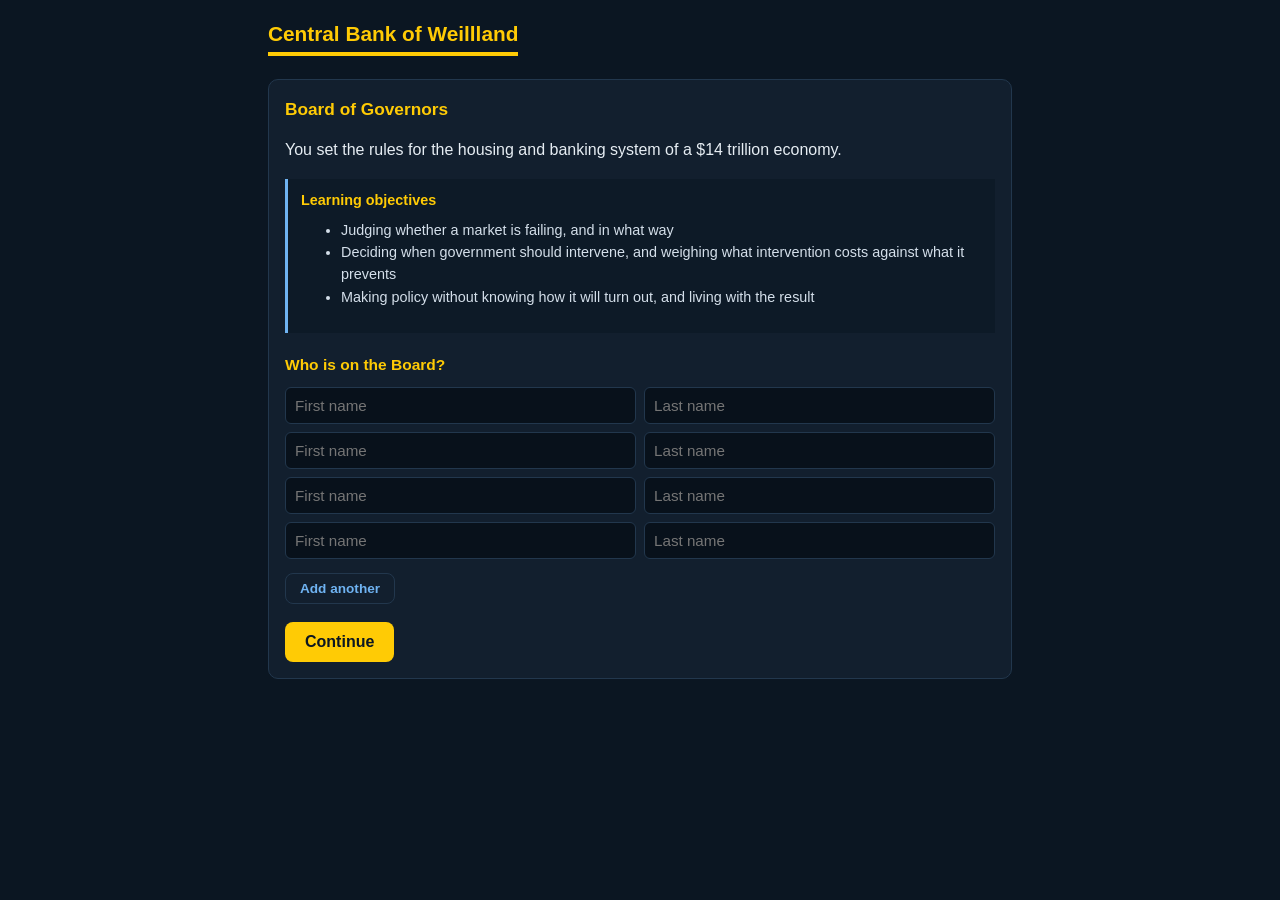
<file: pubpol201/week3/index.html>
<!DOCTYPE html>
<html lang="en">
<head>
<meta charset="utf-8">
<meta name="viewport" content="width=device-width, initial-scale=1">
<title>Central Bank of Weillland</title>
<style>
  :root{--bg:#0B1622;--fg:#E6EDF3;--dim:#BCCAD8;--faint:#8296A8;--gold:#FFCB05;
        --blue:#6FB3F2;--green:#4FB477;--red:#E0745C;--amber:#E8A33D;
        --panel:#121F2E;--line:#22374d}
  *{box-sizing:border-box}
  body{margin:0 auto;max-width:780px;padding:18px;background:var(--bg);color:var(--fg);
       font:16px/1.55 -apple-system,BlinkMacSystemFont,"Segoe UI",Helvetica,Arial,sans-serif}
  h1{font-size:1.3rem;color:var(--gold);border-bottom:4px solid var(--gold);
     display:inline-block;padding-bottom:.1em;margin:0 0 .5em}
  h2{font-size:1.08rem;color:var(--gold);margin:0 0 .4em}
  h3{font-size:.97rem;color:var(--gold);margin:1.4em 0 .35em}
  .panel{background:var(--panel);border:1px solid var(--line);border-radius:10px;
         padding:16px;margin:12px 0}
  .hidden{display:none !important}
  .note{color:var(--dim);font-size:.85rem}
  .tiny{color:var(--faint);font-size:.78rem}
  .body{color:#D4DFEA;font-size:.94rem}
  .warn{color:var(--amber)}
  .prompt{border-left:3px solid var(--blue);padding:10px 13px;margin:14px 0;
          color:#D4DFEA;font-size:.9rem;background:#0d1a27}
  input[type=text]{padding:9px;background:#08111b;border:1px solid var(--line);
       border-radius:6px;color:var(--fg);font-family:inherit;font-size:.95rem}
  button{font-family:inherit;cursor:pointer}
  .go{background:var(--gold);color:#0B1622;border:none;border-radius:8px;
      padding:11px 20px;font-size:1rem;font-weight:700}
  .go:disabled{opacity:.3;cursor:default}
  .alt{background:transparent;color:var(--blue);border:1px solid var(--line)}
  .big{display:block;width:100%;text-align:left;background:transparent;color:var(--fg);
       border:1px solid var(--line);border-radius:8px;padding:12px 14px;margin:8px 0;font-size:.97rem}
  .big:hover{border-color:var(--gold)}
  .big b{color:var(--fg)} .big .sub{display:block;color:var(--dim);font-size:.87rem;margin-top:3px}
  .big.inforce{border-color:var(--gold)}
  .big.inforce b:after{content:" \00b7 in force";color:var(--gold);font-size:.78rem;font-weight:600}

  .dash{display:flex;gap:16px;flex-wrap:wrap}
  .stat{flex:1;min-width:104px}
  .stat .label{color:var(--faint);font-size:.66rem;letter-spacing:.09em;text-transform:uppercase}
  .stat .val{font-size:1.4rem;font-weight:700;font-variant-numeric:tabular-nums}
  .gdp{color:var(--gold)} .up{color:var(--green)} .down{color:var(--red)}

  ol.opts{margin:.4em 0 0;padding-left:1.4em}
  ol.opts li{margin:.55em 0}
  ol.opts .lab{font-weight:700}
  ol.opts .cur{color:var(--gold);font-size:.78rem;font-weight:600}
  ol.opts .sub{display:block;color:var(--dim);font-size:.87rem}

  table.vote{width:100%;border-collapse:collapse;margin-top:10px;font-size:.86rem}
  table.vote th,table.vote td{border-bottom:1px solid var(--line);padding:7px 5px;text-align:center}
  table.vote th:first-child,table.vote td:first-child{text-align:left;color:var(--dim)}
  table.vote th{color:var(--faint);font-size:.7rem;text-transform:uppercase;letter-spacing:.05em}
  table.vote input{width:19px;height:19px;accent-color:var(--gold)}

  .result{margin-top:14px;padding-top:12px;border-top:1px solid var(--line)}
  .enacted{font-size:1.05rem;font-weight:700;color:var(--gold)}

  #dieWrap{text-align:center;padding:4px 0}
  #die{font-size:3.4rem;font-weight:700;color:var(--gold);font-variant-numeric:tabular-nums}
  #dieLabel{color:var(--faint);font-size:.68rem;letter-spacing:.09em;text-transform:uppercase}
  .verdict{font-size:1.15rem;font-weight:700;margin-top:.2em}
  .narr{color:var(--dim);margin-top:.4em}

  table.rec{width:100%;border-collapse:collapse;font-size:.82rem}
  table.rec th,table.rec td{text-align:left;padding:5px 7px;border-bottom:1px solid var(--line)}
  table.rec th{color:var(--faint);font-size:.66rem;text-transform:uppercase}
  table.rec td.num{text-align:right;font-variant-numeric:tabular-nums}
  code#runcode{display:block;background:#08111b;border:1px solid var(--line);border-radius:6px;
    padding:10px;color:var(--blue);font-size:.72rem;word-break:break-all;margin:8px 0;
    max-height:180px;overflow:auto}
</style>
</head>
<body>
<h1>Central Bank of Weillland</h1>

<!-- NAMES -->
<section id="scNames" class="panel">
  <h2>Board of Governors</h2>
  <p>You set the rules for the housing and banking system of a $14 trillion economy.</p>

  <div class="prompt" style="margin:16px 0">
    <b style="color:var(--gold)">Learning objectives</b>
    <ul class="tight" style="margin-top:.5em">
      <li>Judging whether a market is failing, and in what way</li>
      <li>Deciding when government should intervene, and weighing what intervention costs
          against what it prevents</li>
      <li>Making policy without knowing how it will turn out, and living with the result</li>
    </ul>
  </div>

  <h3 style="margin-top:1.3em">Who is on the Board?</h3>
  <div id="nameRows" style="margin:10px 0 14px"></div>
  <button class="go alt" onclick="addNameRow()" style="padding:7px 14px;font-size:.85rem">Add another</button>
  <div style="margin-top:18px"><button class="go" onclick="toChair()">Continue</button></div>
</section>

<!-- CHAIR -->
<section id="scChair" class="panel hidden">
  <h2>Choose a Chair</h2>
  <p class="note">Every policy is decided by a vote of the Board. If a vote is tied, the Chair decides.</p>
  <div id="chairBtns" style="margin-top:12px"></div>
</section>

<!-- BRIEFING -->
<section id="scBrief" class="panel hidden">
  <h2>Where things stand</h2>
  <p class="body">The economy is strong. Home prices have risen every quarter for a decade.
  Record home ownership, booming construction, low unemployment.</p>
  <p class="body">Despite this, a few economists have raised concerns about potential market
  failures.</p>
  <p class="body">You have to choose whether to intervene, and if so, how.</p>
  <p class="body">The Bank's mandate is <b>2% real growth per year</b>. You will be judged
  against it.</p>

  <div class="prompt" style="margin-top:20px">
    Each quarter the Board votes on four policies. Changing a policy imposes an economic cost of
    <b>$50B</b> per policy changed. Then the quarter plays out probabilistically, on a d20.
  </div>
  <button class="go" onclick="beginQuarter()">Take office</button>
</section>

<!-- DASH -->
<div id="dash" class="panel hidden">
  <div class="dash">
    <div class="stat"><div class="label">Quarter</div><div class="val" id="dQ">1</div></div>
    <div class="stat"><div class="label">GDP ($B)</div><div class="val gdp" id="dGdp">14,000</div></div>
    <div class="stat"><div class="label">Last quarter</div><div class="val" id="dDelta" style="font-size:1.05rem">&mdash;</div></div>
    <div class="stat"><div class="label">Vs mandate</div><div class="val" id="dMandate" style="font-size:1.05rem">&mdash;</div></div>
    <div class="stat"><div class="label">Policy cost</div><div class="val" id="dCost" style="font-size:1.05rem">$0B</div></div>
  </div>
  <div id="dDamage" class="note warn hidden" style="margin-top:8px"></div>
</div>

<!-- AGENDA (quarters 2+) -->
<section id="scAgenda" class="panel hidden">
  <h2 id="agTitle"></h2>
  <div id="agCurrent" class="note"></div>
  <div style="margin-top:16px">
    <button class="go" onclick="resolveQuarter()">Enact and roll the quarter</button>
    <button class="go alt" onclick="showPicker()" style="margin-left:6px">Change another policy</button>
  </div>
  <div id="agPicker" class="hidden" style="margin-top:16px"></div>
</section>

<!-- POLICY VOTE -->
<section id="scPolicy" class="panel hidden">
  <div id="pStrip" class="hidden" style="font-size:.85rem;color:var(--gold);
       border-bottom:1px solid var(--line);padding-bottom:8px;margin-bottom:12px"></div>
  <h2 id="pTitle"></h2>
  <p id="pDesc" class="body"></p>
  <ol class="opts" id="pOpts"></ol>
  <div class="prompt" id="pPrompt"></div>

  <div id="pVoteBox">
    <div id="pGrid"></div>
    <div style="margin-top:14px">
      <button class="go" id="pRecord" onclick="recordVote()" disabled>Record the vote</button>
    </div>
  </div>

</section>

<!-- RESOLVE -->
<section id="scResolve" class="panel hidden">
  <div id="dieWrap">
    <div id="dieLabel">d20</div><div id="die">&mdash;</div>
    <div class="verdict" id="verdict"></div><div class="narr" id="narrative"></div>
  </div>
  <div id="crashWrap" class="hidden" style="margin-top:16px">
    <h2>The banks are failing</h2>
    <p class="note">Two of Weillland's largest banks cannot open on Monday without your help.
    Credit has frozen for everyone, including firms that never touched a mortgage. The Board must vote.</p>
    <ol class="opts" id="cOpts"></ol>
    <div id="cGrid"></div>
    <div style="margin-top:14px">
      <button class="go" id="cRecord" onclick="recordCrashVote()" disabled>Record the vote</button>
    </div>
  </div>
  <div id="resNext" style="margin-top:14px">
    <button class="go" onclick="maintainAndRoll()">Maintain all policy</button>
    <button class="go alt" onclick="changeAndPick()" style="margin-left:6px">Change a policy</button>
  </div>
  <div id="resFinal" class="hidden" style="margin-top:14px">
    <button class="go" onclick="finish()">Final report</button>
  </div>
</section>

<!-- RECORD -->
<div id="scRecord" class="panel hidden">
  <h2>Record</h2>
  <table class="rec"><thead><tr><th>Qtr</th><th>Changed</th><th class="num">Roll</th>
    <th>Outcome</th><th class="num">GDP</th></tr></thead><tbody id="recBody"></tbody></table>
</div>

<!-- END -->
<section id="scEnd" class="hidden">
  <div class="panel">
    <h2>Final report</h2>
    <div class="dash">
      <div class="stat"><div class="label">Final GDP ($B)</div><div class="val gdp" id="fGdp"></div></div>
      <div class="stat"><div class="label">Change from start</div><div class="val" id="fDelta" style="font-size:1.25rem"></div></div>
    </div>
    <div id="fNotes" style="margin-top:14px;font-size:.92rem"></div>
  </div>

  <div class="panel">
    <h2>The next ten years</h2>
    <p class="body">If Weillland kept the policies you left in place, here is what the next
    forty quarters look like across a thousand runs of the same die.</p>
    <div class="dash" style="margin-top:12px">
      <div class="stat"><div class="label">Crashes over the decade</div><div class="val" id="pCount"></div></div>
      <div class="stat"><div class="label">Corrections, no bank failures</div><div class="val" id="pCorr"></div></div>
      <div class="stat"><div class="label">GDP in ten years, typical</div><div class="val gdp" id="pMedian"></div></div>
    </div>
    <div class="note" id="pCrash" style="margin-top:8px"></div>
    <div class="note" id="pRange" style="margin-top:8px"></div>
    <div class="note" id="pVsMandate" style="margin-top:4px"></div>
  </div>

  <div class="panel">
    <h2>What people will say</h2>
    <div id="fPolitics" class="body"></div>
  </div>

  <div class="panel">
    <h2>Beyond the number</h2>
    <div class="body">
      The mandate measured growth. It did not measure who received it, who carried the losses
      when things broke, or whether the rules you set were fair to the people they applied to.
      <br><br>
      A utilitarian adds it all up and asks whether the total went up. A Rawlsian asks how the
      worst-off did, and whether they would have agreed to these rules without knowing they would
      be the worst-off. A Nozickian asks whether anyone's rights were violated along the way, and
      would count your regulations among the violations.
      <br><br>
      Some of those positions say a slower economy can be the right answer. Some say the crash is
      not the worst thing that can happen. The number above is one input to that argument, not
      the argument.
    </div>
  </div>

  <div class="panel" style="text-align:center">
    <a id="formLink" target="_blank" rel="noopener" class="go"
       style="display:inline-block;text-decoration:none;padding:13px 32px;border-radius:8px;
              font-size:1.05rem">Submit</a>
    <div id="formHint" class="tiny hidden" style="margin-top:10px"></div>
    <code id="runcode" class="hidden"></code>
  </div>
</section>

<script>
/* ================= CONFIG ================= */
const CONFIG = {
  QUARTERS:10, START_GDP:14000, CHANGE_COST:50,
  MANDATE_Q:0.00495,          // 2% real growth per year

  // --- Google Form submission (see instructions at the bottom of this file) ---
  FORM_URL:   "https://docs.google.com/forms/d/e/1FAIpQLSchqsb2MRhPjwGsXsiKYSm2YI5ne0Lnk2h2nSL-18xgnXV-nQ/viewform",
  FIELD_CODE: "entry.853704494",
  FIELD_NAMES:""              // optional second field
};

const LEVERS = [
 {key:"LOAN", name:"Loan retention",
  desc:"Banks issue mortgages (home loans) and sell them to investment firms. These firms combine thousands of mortgages into a bundle and sell shares of the bundle to pension funds, insurers and other banks. The bank that wrote the loan (the originator) collects a fee at closing and has no further connection to it. This policy decides whether an originating bank must keep part of the loans it issues.",
  prompt:"Discuss. Is this a market failure? How? Even if it is, is government intervention justified? If so, what type of intervention balances freedom of exchange and market efficiency against securing against failure?",
  start:1,
  rungs:[
   {label:"No requirement, and states may not add one",
    sub:"Banks sell the entire loan. National rules override state governments, so no state may impose stricter lending standards.",
    risk:50, mag:0, growth:0.24},
   {label:"No requirement",
    sub:"Banks may sell the entire loan within weeks of writing it.",
    risk:45, mag:0, growth:0.20},
   {label:"Banks keep 5%",
    sub:"A bank must retain one twentieth of every loan it sells.",
    risk:12, mag:0, growth:0.17},
   {label:"Banks keep 20%",
    sub:"A bank must retain one fifth. Fewer loans get written, particularly to weaker borrowers.",
    risk:8,  mag:0, growth:0.12},
   {label:"Loans may not be sold at all",
    sub:"Every bank holds every mortgage it writes for the full term. The bundle market closes.",
    risk:5,  mag:0, growth:0.05}
  ]},
 {key:"RATE", name:"Bundle ratings",
  desc:"Buyers of these bundles of mortgage debts receive summary statistics about the debts within them. Examining the individual loans is possible in principle. Nobody does it. Buyers rely on safety grades issued by three private rating firms, which are paid by the companies assembling the bundles. A firm that grades a bundle harshly can lose that client to a competitor. Nearly every bundle currently carries the top grade.",
  prompt:"Discuss. Is this a market failure? How? Even if it is, is government intervention justified? If so, what type of intervention balances freedom of exchange and market efficiency against securing against failure?",
  start:1,
  rungs:[
   {label:"Issuers grade their own bundles",
    sub:"The firm assembling a bundle states its own safety grade. No outside assessment.",
    risk:50, mag:0, growth:0.24},
   {label:"Sellers pay the rating firms",
    sub:"The firm assembling a bundle chooses and pays a rating agency.",
    risk:45, mag:0, growth:0.20},
   {label:"Buyers and sellers split the fee",
    sub:"Both sides contribute to the rating fee. The seller still chooses the rater.",
    risk:35, mag:0, growth:0.18},
   {label:"A shared fund pays the raters",
    sub:"Every bundle sold pays into a common fund. Raters are paid from that fund, so no rater is paid by the firm whose bundle it is grading.",
    risk:12, mag:0, growth:0.15},
   {label:"A public agency issues all grades",
    sub:"The government grades every bundle. Slower, and the private rating firms close.",
    risk:8,  mag:0, growth:0.09}
  ]},
 {key:"LEV", name:"Bank borrowing limits",
  desc:"When a bank buys something, it pays with a mix of its own money and money it has borrowed. A bank buys mortgage bundles, pledges those same bundles as collateral to borrow against, and uses what it borrows to buy more bundles. For every dollar of their own money, large banks in Weillland now carry about $30 of borrowed money, and they are not required to disclose how much of it sits in bundles.",
  prompt:"Discuss. Is this a market failure? How? Even if it is, is government intervention justified? If so, what type of intervention balances freedom of exchange and market efficiency against securing against failure?",
  start:0,
  rungs:[
   {label:"No limit",
    sub:"No ceiling is set. Large banks currently sit near 30:1, and may go higher.",
    risk:0, mag:45, growth:0.20},
   {label:"Capped at 20:1",
    sub:"Large banks must bring borrowing down from where they sit now. A real constraint, but a loose one.",
    risk:0, mag:32, growth:0.19},
   {label:"Capped at 10:1",
    sub:"Banks must borrow less, or put in more of their own money. Credit tightens.",
    risk:0, mag:18, growth:0.16},
   {label:"Capped at 6:1",
    sub:"Lending shrinks noticeably across the whole economy.",
    risk:0, mag:10, growth:0.11},
   {label:"Capped at 1:1",
    sub:"Banks may only lend money they actually hold. Borrowing in order to lend ends.",
    risk:0, mag:4,  growth:0.05}
  ]},
 {key:"CAP", name:"Capital requirements",
  desc:"A borrowing limit caps how much a bank may borrow in total. Capital requirements work differently. They set how much of each asset a bank must pay for with its own money, and that amount depends on how risky the asset is. A safe asset needs little of the bank's own money behind it. A risky one needs a lot. The question is who decides which assets are safe.",
  prompt:"Discuss. Is this a market failure? How? Even if it is, is government intervention justified? If so, what type of intervention balances freedom of exchange and market efficiency against securing against failure?",
  start:1,
  rungs:[
   {label:"The bank decides for itself",
    sub:"Each bank estimates how risky its own assets are and sets its own requirements.",
    risk:0, mag:45, growth:0.24},
   {label:"The rating firms decide",
    sub:"The grade on the asset sets the requirement. A top-graded bundle needs almost none of the bank's own money behind it.",
    risk:0, mag:32, growth:0.20},
   {label:"The rating firms decide, but you can overrule them",
    sub:"Grades set the default. The Central Bank may demand more for any asset it thinks is graded too generously.",
    risk:0, mag:28, growth:0.18},
   {label:"You decide",
    sub:"The Central Bank sets the requirement for every kind of asset. The grades are ignored.",
    risk:0, mag:14, growth:0.14},
   {label:"You decide, and bundles get the maximum",
    sub:"As above, and any mortgage bundle must be paid for entirely with the bank's own money.",
    risk:0, mag:6,  growth:0.08}
  ]}
];

const CRASH_OPTIONS = [
 {key:"BAIL", label:"Bail out the banks",
  sub:"Public money covers the losses. Recovery is fast and there is no recession. Costs the public about half of what was lost, more each time, and every bank now knows what happens next time.",
  recover:0.75, damage:0, fiscalShare:0.50, riskAdd:28, magAdd:0},
 {key:"FAIL", label:"Let them fail",
  sub:"No public money. The full loss stands and the recession runs its course. The banks that survive will be more careful, for a while.",
  recover:0, damage:null, fiscal:0, riskAdd:0, magAdd:0, cautious:4},
 {key:"MERGE", label:"Force mergers",
  sub:"Broker the sale of failing banks to healthy ones. Cheaper than a bailout. Weillland ends up with fewer, larger banks.",
  recover:0.40, damage:null, fiscal:40, riskAdd:0, magAdd:18},
 {key:"GUAR", label:"Guarantee deposits only",
  sub:"Savers are protected, shareholders are not. Cheap and popular. Does nothing about the credit freeze.",
  recover:0.15, damage:null, fiscal:30, riskAdd:5, magAdd:0}
];

const mandateAt = q => CONFIG.START_GDP * Math.pow(1+CONFIG.MANDATE_Q, q);
// downturn faces on the d20, by [loan retention rung][ratings rung].
// specified directly so every move has the same effect wherever you start.
const FACES = [
  //  R1  R2  R3  R4  R5
  [   6,  4,  4,  3,  3 ],   // loan 1: no requirement + preemption
  [   4,  3,  3,  2,  2 ],   // loan 2: no requirement (status quo)
  [   3,  2,  2,  1,  1 ],   // loan 3: keep 5%
  [   3,  2,  2,  1,  1 ],   // loan 4: keep 20%
  [   3,  2,  2,  1,  1 ]    // loan 5: no sales
];
const cautious = () => S.cautiousUntil && S.q < S.cautiousUntil;
const cutoff = () => Math.max(1, Math.min(6,
  FACES[S.pos[0]][S.pos[1]] + (S.riskMod||0) + (cautious() ? -1 : 0)));
function effect(m){
  // continuous in magnitude: a roll of 1 at full magnitude (90) is -2.5%
  const pct    = -0.028 * (m/100);
  const damage = Math.round(m/25);
  const name   = m>=40 ? "Crash" : m>=20 ? "Correction" : "Dip";
  return {pct, damage, name, crash: m>=40};
}

/* ================= STATE ================= */
let S = {};
const $  = id => document.getElementById(id);
const show = (id,on=true) => $(id).classList.toggle("hidden", !on);
const fmt = n => Math.round(n).toLocaleString("en-US");

function addNameRow(){
  const r = document.createElement("div");
  r.style.cssText = "display:flex;gap:8px;margin-bottom:8px";
  r.innerHTML = `<input type="text" class="fn" placeholder="First name" style="flex:1">
                 <input type="text" class="ln" placeholder="Last name" style="flex:1">`;
  $("nameRows").appendChild(r);
}
window.addEventListener("DOMContentLoaded", ()=>{ for(let i=0;i<4;i++) addNameRow(); });

function toChair(){
  const names=[];
  document.querySelectorAll("#nameRows > div").forEach(r=>{
    const f=r.querySelector(".fn").value.trim(), l=r.querySelector(".ln").value.trim();
    if(f||l) names.push((f+" "+l).trim());
  });
  if(!names.length){ alert("Enter at least one name."); return; }
  S={names, chair:0, q:1, gdp:CONFIG.START_GDP, pos:LEVERS.map(l=>l.start),
     damage:0, riskMod:0, magMod:0, history:[], votes:[], bailed:false};
  const box=$("chairBtns"); box.innerHTML="";
  names.forEach((n,i)=>{
    const b=document.createElement("button");
    b.className="big"; b.innerHTML=`<b>${n}</b>`;
    b.onclick=()=>{ S.chair=i; show("scChair",false); show("scBrief",true); };
    box.appendChild(b);
  });
  show("scNames",false); show("scChair",true);
}

const riskTotal = () => Math.max(0, S.riskMod +
  LEVERS.reduce((a,l,i)=>a + l.rungs[S.pos[i]].risk, 0));
// capital requirements are only as good as the judgment they run on:
// banks judge honestly if they keep the loans; grades are honest if a fund pays the raters.
function capMag(){
  const c=S.pos[3], retention=S.pos[0]>=2, honestGrades=S.pos[1]>=3;
  if (c===0) return retention    ? 28 : 42;   // bank decides
  if (c===1) return honestGrades ? 16 : 34;   // grades decide
  if (c===2) return honestGrades ? 14 : 30;   // grades decide, you overrule
  if (c===3) return 14;                        // you decide
  return 6;                                    // you decide, bundles max
}
const magTotal = () => Math.max(0,
  S.magMod + LEVERS[2].rungs[S.pos[2]].mag + capMag() + (cautious() ? -12 : 0));
const growthRate= () => LEVERS.reduce((a,l,i)=>a + l.rungs[S.pos[i]].growth, 0);

/* ================= QUARTER FLOW ================= */
function beginQuarter(){
  show("scBrief",false); show("dash",true); show("scRecord",true);
  S.picks = S.pos.slice(); S.qVotes = []; S.lastEnacted = null;
  updateDash();
  if (S.q === 1){ S.queue = [0,1,2,3]; nextPolicy(); }
  else openAgenda();
}

function openAgenda(){
  $("agTitle").textContent = "Quarter " + S.q;
  $("agCurrent").innerHTML = "Current policy:" +
    LEVERS.map((l,i)=>`<br>&nbsp;&nbsp;${l.name}: <b style="color:var(--fg)">${l.rungs[S.pos[i]].label}</b>`).join("");
  $("agPicker").innerHTML=""; show("agPicker",false);
  show("scAgenda",true);
}
function showPicker(){
  const box=$("agPicker"); box.innerHTML="<div class='note'>Which policy does the Board wish to revisit?</div>";
  LEVERS.forEach((l,i)=>{
    const b=document.createElement("button");
    b.className="big"; b.innerHTML=`<b>${l.name}</b><span class="sub">${l.rungs[S.pos[i]].label}</span>`;
    b.onclick=()=>{ show("scAgenda",false); S.queue=[i]; nextPolicy(); };
    box.appendChild(b);
  });
  show("agPicker",true);
}

function nextPolicy(){
  if (!S.queue.length){
    if (S.q === 1) resolveQuarter();
    else openAgenda();
    return;
  }
  S.cur = S.queue.shift();
  renderPolicy();
}

function renderPolicy(){
  const lev = LEVERS[S.cur];
  const st = $("pStrip");
  if (S.lastEnacted){
    const e = S.lastEnacted;
    st.innerHTML = `${e.name} \u2192 <b>${e.label}</b>` +
      (e.changed ? ` <span class="tiny">($${CONFIG.CHANGE_COST}B)</span>` : ` <span class="tiny">(no change)</span>`) +
      ` <span class="tiny">\u00b7 ${e.split}</span>` +
      (e.tieNote ? ` <span class="tiny">\u00b7 ${e.tieNote}</span>` : "");
    st.classList.remove("hidden");
  } else st.classList.add("hidden");
  $("pTitle").textContent = lev.name;
  $("pDesc").textContent  = lev.desc;
  $("pPrompt").textContent = lev.prompt;
  $("pOpts").innerHTML = lev.rungs.map((r,i)=>
    `<li><span class="lab">${r.label}</span>${i===S.pos[S.cur]?' <span class="cur">IN FORCE</span>':''}
     <span class="sub">${r.sub}</span></li>`).join("");
  buildGrid("pGrid", lev.rungs.map((r,ri)=>`${ri+1}. ${r.label}`), "pRecord");
  show("pVoteBox",true); show("scPolicy",true);
}

/* generic voting grid: one column per member, plus an "All" column */
function buildGrid(target, optionLabels, recordBtnId){
  let h = "<table class='vote'><thead><tr><th></th>";
  S.names.forEach(n => h += `<th>${n.split(" ")[0]}</th>`);
  h += "<th style='color:var(--gold)'>All</th></tr></thead><tbody>";
  optionLabels.forEach((lab,oi) => {
    h += `<tr><td>${lab}</td>`;
    S.names.forEach((_,p) =>
      h += `<td><input type="radio" name="v${p}" value="${oi}" onchange="checkComplete('${recordBtnId}')"></td>`);
    h += `<td><input type="radio" name="vAll" value="${oi}"
           onchange="setAll(${oi},'${recordBtnId}')" style="accent-color:var(--gold)"></td>`;
    h += "</tr>";
  });
  h += "</tbody></table><div class='tiny' style='margin-top:6px'>Use the All column when the Board agrees.</div>";
  $(target).innerHTML = h;
  $(recordBtnId).disabled = true;
}
function setAll(oi, btnId){
  S.names.forEach((_,p) => {
    const el = document.querySelector(`input[name=v${p}][value="${oi}"]`);
    if (el) el.checked = true;
  });
  syncAll(); checkComplete(btnId);
}
/* keep the All column honest: checked only when every member agrees */
function syncAll(){
  const picks = S.names.map((_,p) => {
    const el = document.querySelector(`input[name=v${p}]:checked`);
    return el ? el.value : null;
  });
  const unanimous = picks[0] !== null && picks.every(v => v === picks[0]);
  document.querySelectorAll('input[name=vAll]').forEach(el => {
    el.checked = unanimous && el.value === picks[0];
  });
}
function checkComplete(btnId){
  syncAll();
  let all = true;
  S.names.forEach((_,p) => { if (!document.querySelector(`input[name=v${p}]:checked`)) all = false; });
  $(btnId).disabled = !all;
}
function readBallot(){
  return S.names.map((_,p) => {
    const el = document.querySelector(`input[name=v${p}]:checked`);
    return el ? +el.value : 0;
  });
}

function recordVote(){
  const lev = LEVERS[S.cur], ballot = readBallot();
  const counts={}; ballot.forEach(v=>counts[v]=(counts[v]||0)+1);
  let best=-1,bestN=-1,tied=[];
  Object.keys(counts).forEach(k=>{const c=counts[k];
    if(c>bestN){bestN=c;best=+k;tied=[+k];} else if(c===bestN) tied.push(+k);});
  let tieNote="";
  if(tied.length>1){
    const cp = ballot[S.chair];
    if(tied.includes(cp)){ best=cp; tieNote="Tied. The Chair decides."; }
    else { best=tied.reduce((a,b)=>Math.abs(b-S.pos[S.cur])<Math.abs(a-S.pos[S.cur])?b:a);
           tieNote="Tied, and the Chair voted for neither. The option nearest current policy carries."; }
  }
  S.picks[S.cur] = best;
  S.qVotes.push({lever:lev.key, ballot, enacted:best});

  const split = Object.keys(counts).sort((a,b)=>counts[b]-counts[a]).map(k=>counts[k]).join("\u2013");
  S.lastEnacted = {
    name: lev.name,
    label: lev.rungs[best].label,
    changed: best !== S.pos[S.cur],
    split, tieNote
  };
  show("scPolicy",false);
  nextPolicy();
}

function updateDash(){
  $("dQ").textContent = S.q;
  $("dGdp").textContent = fmt(S.gdp);
  let n=0; (S.picks||S.pos).forEach((p,i)=>{ if(p!==S.pos[i]) n++; });
  $("dCost").textContent = "$" + n*CONFIG.CHANGE_COST + "B";
  const done = S.history.length;
  const m = $("dMandate");
  if (done === 0){ m.textContent="\u2014"; m.className="val"; }
  else {
    const gap = (S.gdp/mandateAt(done) - 1)*100;
    m.textContent = (gap>=0?"+":"\u2212") + Math.abs(gap).toFixed(1) + "%";
    m.className = "val " + (gap>=0?"up":"down");
  }
  const d=$("dDamage");
  if(S.damage>0){ d.classList.remove("hidden");
    d.textContent=`Credit is still impaired. ${S.damage} more quarter${S.damage>1?"s":""} of weak growth.`; }
  else d.classList.add("hidden");
}

/* ================= RESOLUTION ================= */
function resolveQuarter(){
  show("scAgenda",false);
  let cost=0, changed=[];
  S.picks.forEach((p,i)=>{ if(p!==S.pos[i]){ cost+=CONFIG.CHANGE_COST; changed.push(LEVERS[i].key); } });
  S.pos = S.picks.slice();

  show("scResolve",true); show("crashWrap",false); show("resNext",false);
  if (S.lastEnacted){
    const e=S.lastEnacted;
    $("dieLabel").innerHTML = `<span style="color:var(--gold)">${e.name} \u2192 ${e.label}</span><br>d20`;
  } else $("dieLabel").textContent = "d20";
  S.lastEnacted = null;
  $("verdict").textContent=""; $("narrative").textContent="";
  const roll = 1+Math.floor(Math.random()*20);
  animateDie(roll, ()=>applyRoll(roll,cost,changed));
}
function animateDie(final,done){
  const el=$("die"); let t=0;
  const iv=setInterval(()=>{ el.textContent=1+Math.floor(Math.random()*20);
    if(++t>16){ clearInterval(iv); el.textContent=final; setTimeout(done,400); } },55);
}
function narrate(outcome, roll){
  const flat = {
    "Boom":"Construction records again. Nobody is asking whether this can continue.",
    "Good quarter":"Strong growth. Your critics are quiet for now.",
    "Normal quarter":"An unremarkable quarter, which is its own kind of achievement.",
    "Weak quarter":"Growth slowed. Nothing broke, but nobody is celebrating.",
    "Dip":"A soft patch. Barely worth a headline.",
    "Correction":"Prices fell in several regions. Some lenders are in trouble, but the banks are not."
  };
  if (flat[outcome]) return flat[outcome];

  // a crash: say what pulled the trigger, then what made it a crash
  const loanFixed = S.pos[0] >= 2, gradesFixed = S.pos[1] >= 3;
  let trigger;
  if (!loanFixed && !gradesFixed)
    trigger = "Loans that should never have been written were bundled, graded safe, and sold across the country.";
  else if (!loanFixed && gradesFixed)
    trigger = "The grades were honest, and they said the loans were weak. Buyers bought anyway.";
  else if (loanFixed && !gradesFixed)
    trigger = "The loans were sound. The grades were bought, and buyers paid for what they were told rather than what was there.";
  else
    trigger = "Prices fell, as prices sometimes do. Nothing in the loans or the grades was wrong.";

  let amp;
  if (LEVERS[2].rungs[S.pos[2]].mag >= 32)
    amp = "The banks were carrying thirty dollars of borrowed money for every one of their own. A modest loss emptied the cushion, nobody knew who was still solvent, and nobody lent.";
  else
    amp = "The cushion the rules required was far thinner than what the banks actually held called for. They were solvent on paper and not in fact.";

  const lead = roll === 1 ? "Everything that could go wrong did, at once. " : "";
  return lead + trigger + " " + amp;
}

function applyRoll(roll,cost,changed){
  const risk=riskTotal(), mag=magTotal(), before=S.gdp;
  let outcome,pct,dmg=0,crash=false;
  if (roll <= cutoff()){
    const e=effect(mag);
    const sev = [1.0, 0.65, 0.45, 0.32, 0.22, 0.15][roll-1] ?? 0.15;
    outcome=e.name; pct=e.pct*sev; crash=e.crash;
    dmg = Math.round(e.damage*sev);
    if (roll===1 && e.crash) outcome="Crash \u2014 worst case";
  } else {
    let b=growthRate(); if(S.damage>0) b*=0.3;
    // every face is a different quarter: multiplier runs from lo at a 2 to hi at a 20,
    // and hi falls as intervention rises, so the best quarter a cautious Board can have
    // is a smaller one
    const g  = growthRate();
    const hi = g>=0.90 ? 1.60 : g>=0.70 ? 1.50 : g>=0.50 ? 1.35 : 1.20;
    const lo = 0.30;
    const mult = lo + (hi-lo) * (roll-1)/19;
    pct = b*mult/100;
    outcome = roll>=19 ? "Boom" : roll>=14 ? "Good quarter" : roll>=8 ? "Normal quarter" : "Weak quarter";
  }
  S.gdp = S.gdp*(1+pct) - cost;
  if(S.damage>0) S.damage--;
  if(dmg) S.damage = dmg;

  const d=S.gdp-before;
  $("dDelta").textContent=(d>=0?"+":"\u2212")+"$"+fmt(Math.abs(d))+"B";
  $("dDelta").className="val "+(d>=0?"up":"down");
  const v=$("verdict"); v.textContent=outcome;
  v.style.color = pct<0?"var(--red)":(roll>=14?"var(--green)":"var(--fg)");
  $("narrative").textContent = narrate(outcome, roll);

  S.history.push({q:S.q, changed:changed.join("+")||"none", cost, roll, outcome:outcome.replace(" \u2014 worst case",""),
                  gdp:Math.round(S.gdp), crashChoice:""});
  S.votes.push({q:S.q, levers:S.qVotes});
  updateDash(); renderRecord();

  if(crash){ S.pendingCrash={lost:Math.abs(before*pct)}; openCrashVote(); }
  else showAfterRoll();
}
function openCrashVote(){
  $("cOpts").innerHTML = CRASH_OPTIONS.map(o=>
    `<li><span class="lab">${o.label}</span><span class="sub">${o.sub}</span></li>`).join("");
  buildGrid("cGrid", CRASH_OPTIONS.map((o,i)=>`${i+1}. ${o.label}`), "cRecord");
  show("crashWrap",true);
}
function recordCrashVote(){
  const ballot = readBallot();
  const counts={}; ballot.forEach(v=>counts[v]=(counts[v]||0)+1);
  let best=-1,bestN=-1,tied=[];
  Object.keys(counts).forEach(k=>{const c=counts[k];
    if(c>bestN){bestN=c;best=+k;tied=[+k];} else if(c===bestN) tied.push(+k);});
  if(tied.length>1) best = tied.includes(ballot[S.chair]) ? ballot[S.chair] : tied[0];

  const o=CRASH_OPTIONS[best];
  S.bailouts = S.bailouts||0;
  // each rescue costs the public more and makes the banks bolder
  const share = o.fiscalShare ? Math.min(0.95, o.fiscalShare + 0.15*S.bailouts) : 0;
  const fiscal = o.fiscalShare ? S.pendingCrash.lost*share : (o.fiscal||0);
  S.gdp += S.pendingCrash.lost*o.recover - fiscal;
  if(o.damage!==null) S.damage=o.damage;
  S.riskMod = (S.riskMod||0) + Math.round(o.riskAdd/25); S.magMod+=o.magAdd;
  if(o.key==="BAIL"){ S.magMod += 10; S.bailouts++; }
  if(o.cautious) S.cautiousUntil = S.q + o.cautious + 1;   // next N quarters
  if(o.key==="BAIL") S.bailed=true;
  S.pendingCrash=null;

  const h=S.history[S.history.length-1];
  h.crashChoice=o.key; h.gdp=Math.round(S.gdp);
  S.votes[S.votes.length-1].crash={ballot, enacted:o.key};

  show("crashWrap",false);
  $("narrative").textContent += "  The Board voted to " + o.label.toLowerCase() + ".";
  updateDash(); renderRecord(); showAfterRoll();
}
function showAfterRoll(){
  const last = S.q >= CONFIG.QUARTERS;
  show("resNext", !last); show("resFinal", last);
}
function advanceQuarter(){
  S.q++; show("scResolve",false);
  S.picks=S.pos.slice(); S.qVotes=[]; S.lastEnacted=null;
  updateDash();
}
function maintainAndRoll(){ advanceQuarter(); resolveQuarter(); }
function changeAndPick(){ advanceQuarter(); openAgenda(); showPicker(); }
function renderRecord(){
  $("recBody").innerHTML = S.history.map(h=>
    `<tr><td>${h.q}</td><td>${h.changed}${h.crashChoice?" &rarr; "+h.crashChoice:""}</td>
     <td class="num">${h.roll}</td><td>${h.outcome}</td><td class="num">${fmt(h.gdp)}</td></tr>`).join("");
}

/* ================= END ================= */
function finish(){
  let leftover=0;
  if(S.damage>0){ leftover=S.gdp*0.012*S.damage; S.gdp-=leftover; }
  show("dash",false); show("scRecord",false); show("scResolve",false); show("scEnd",true);
  $("fGdp").textContent=fmt(S.gdp);
  const d=S.gdp-CONFIG.START_GDP;
  $("fDelta").textContent=(d>=0?"+":"\u2212")+"$"+fmt(Math.abs(d))+"B";
  $("fDelta").className="val "+(d>=0?"up":"down");
  const tgt=mandateAt(CONFIG.QUARTERS);
  const gap=(S.gdp/tgt-1)*100;
  let n=`<div style="font-size:1.05rem"><b>Against the 2% mandate: `+
        `<span class="${gap>=0?'up':'down'}">${gap>=0?"+":"\u2212"}${Math.abs(gap).toFixed(1)}%</span></b>`+
        `<span class="note"> (mandate target $${fmt(tgt)}B)</span></div>`;
  if(leftover>0) n+=`<div class="warn">Your term ended with Weillland still in recession. A further $${fmt(leftover)}B was lost after you left office.</div>`;
  if(S.bailed)   n+=`<div class="warn">You bailed out the banks. Weillland's banks now expect it.</div>`;

  n+=`<div style="margin-top:10px">Ending policy:`+
     LEVERS.map((l,i)=>`<br>&nbsp;&nbsp;${l.name}: <b>${l.rungs[S.pos[i]].label}</b>`).join("")+`</div>`;
  $("fNotes").innerHTML=n;
  const code = buildCode();
  $("runcode").textContent = code;
  renderProjection();
  renderPolitics();

  if (CONFIG.FORM_URL && CONFIG.FIELD_CODE){
    const url = CONFIG.FORM_URL + "?usp=pp_url&" + CONFIG.FIELD_CODE + "=" + encodeURIComponent(code);
    $("formLink").href = url;
    if (url.length > 1900){
      $("runcode").classList.remove("hidden");
      $("formHint").textContent = "If the form opens empty, paste this in:";
      $("formHint").classList.remove("hidden");
    }
  }
  renderProjection();
  renderPolitics();

  if (CONFIG.FORM_URL){
    const a = $("formLink"), hint = $("formHint");
    if (CONFIG.FIELD_CODE){
      let url = CONFIG.FORM_URL + "?usp=pp_url&" +
                CONFIG.FIELD_CODE + "=" + encodeURIComponent(code);
      if (CONFIG.FIELD_NAMES)
        url += "&" + CONFIG.FIELD_NAMES + "=" + encodeURIComponent(S.names.join(", "));
      a.href = url;
      if (url.length > 1900){
        hint.textContent = "Long run. If the form opens without the code, use Copy code and paste it in.";
        hint.classList.remove("hidden");
      }
    } else {
      a.href = CONFIG.FORM_URL;
      hint.textContent = "Copy the code first, then paste it into the form. Sign in with your U-M account.";
      hint.classList.remove("hidden");
    }
    a.classList.remove("hidden");
  }
}
/* ---- ten-year projection from the ending policy ---- */
function projectRun(Q){
  const faces = Math.max(1, Math.min(6, FACES[S.pos[0]][S.pos[1]] + (S.riskMod||0)));
  const mag   = Math.max(0, S.magMod + LEVERS[2].rungs[S.pos[2]].mag + capMag());
  const g     = growthRate();
  const hi    = g>=0.90 ? 1.60 : g>=0.70 ? 1.50 : g>=0.50 ? 1.35 : 1.20;
  const SEV   = [1.0,0.65,0.45,0.32,0.22,0.15];
  let gdp = S.gdp, dam = 0, crashes = 0, corrections = 0;
  for (let t=0; t<Q; t++){
    const roll = 1 + Math.floor(Math.random()*20);
    if (roll <= faces){
      const s = SEV[roll-1];
      gdp *= 1 - 0.028*(mag/100)*s;
      if (dam>0) dam--; dam = Math.round(mag/25*s);
      if (mag >= 40) crashes++; else corrections++;
    } else {
      let b = g; if (dam>0) b *= 0.3;
      gdp *= 1 + b*(0.30 + (hi-0.30)*(roll-1)/19)/100;
      if (dam>0) dam--;
    }
  }
  return {gdp, crashes, corrections};
}
function renderProjection(){
  const N = 1000, Q = 40, out = [];
  let total = 0, corr = 0;
  for (let i=0;i<N;i++){ const r = projectRun(Q); out.push(r.gdp); total += r.crashes; corr += r.corrections; }
  out.sort((a,b)=>a-b);
  const med = out[N/2|0], p10 = out[N*0.1|0], p90 = out[N*0.9|0];
  const tgt = S.gdp * Math.pow(1+CONFIG.MANDATE_Q, Q);
  const perDecade = total/N, corrDecade = corr/N;
  $("pCount").textContent = perDecade.toFixed(1);
  $("pCorr").textContent  = corrDecade.toFixed(1);
  let rate;
  if (perDecade < 0.05)      rate = "Bank failures are effectively off the table under this policy.";
  else if (perDecade < 0.75) rate = "Roughly one crash every " + Math.round(10/perDecade) + " years.";
  else                       rate = "Roughly one crash every " + (10/perDecade).toFixed(1) + " years.";
  $("pCrash").textContent = rate;
  $("pMedian").textContent = "$" + fmt(med) + "B";
  $("pRange").textContent  = "Bad decade: $" + fmt(p10) + "B. Good decade: $" + fmt(p90) + "B.";
  const gap = (med/tgt - 1)*100;
  $("pVsMandate").innerHTML = "Against the 2% mandate over the same decade: <span class='" +
    (gap>=0?"up":"down") + "'>" + (gap>=0?"+":"\u2212") + Math.abs(gap).toFixed(1) + "%</span>";
}

/* ---- political consequences, conditional on what they did ---- */
function renderPolitics(){
  const g = growthRate();
  const crashed = S.history.some(h => h.outcome.startsWith("Crash"));
  const choices = S.history.map(h => h.crashChoice).filter(Boolean);
  const lines = [];

  if (choices.includes("BAIL"))
    lines.push("You spent public money to rescue the banks. Whatever else you did, this is what you will be remembered for. The people whose houses were foreclosed on will not forget who got helped and who did not.");
  if (choices.includes("FAIL"))
    lines.push("You let the banks fail. The recession that followed has your name on it. Your defenders say it would have been worse the other way; nobody can prove that.");
  if (choices.includes("MERGE"))
    lines.push("Weillland now has fewer, larger banks. They know they are too big to fail, and so does everyone else.");
  if (choices.includes("GUAR"))
    lines.push("You protected depositors and let everything else sort itself out. It was cheap and popular, and it fixed nothing.");

  if (g < 0.50)
    lines.push("You regulated aggressively. The industry fought every step, and slow growth is the story your opponents tell about your term. Whether the crash you prevented was ever going to happen is a question nobody can settle.");
  else if (g >= 0.90)
    lines.push("You deregulated. While it lasted it was the best economy in a generation, and the people who made money during it remember you fondly.");
  else if (!crashed)
    lines.push("Nothing dramatic happened on your watch. That may be the highest praise a central banker can receive, and it is not the kind anyone remembers.");
  else
    lines.push("You regulated, and it crashed anyway. Your critics say the regulation was pointless. Your defenders say it was why the crash was survivable. Both are looking at the same numbers.");

  $("fPolitics").innerHTML = lines.map(l => "<p style='margin:.4em 0'>" + l + "</p>").join("");
}

function buildCode(){
  const out=["WLD3","NAMES="+S.names.join("/")+" CHAIR="+S.names[S.chair],
             "FINAL="+Math.round(S.gdp)];
  S.history.forEach((h,i)=>{
    const vy=S.votes[i];
    const lv=(vy.levers||[]).map(l=>l.lever+"["+l.ballot.join("")+"]="+l.enacted).join(" ");
    let line="Q"+h.q+(lv?" "+lv:" nochange")+" roll="+h.roll+" "+h.outcome.replace(/ /g,"-")+" gdp="+h.gdp;
    if(vy.crash) line+=" CRASH["+vy.crash.ballot.join("")+"]="+vy.crash.enacted;
    out.push(line);
  });
  return out.join(" | ");
}
</script>
</body>
</html>
</file>
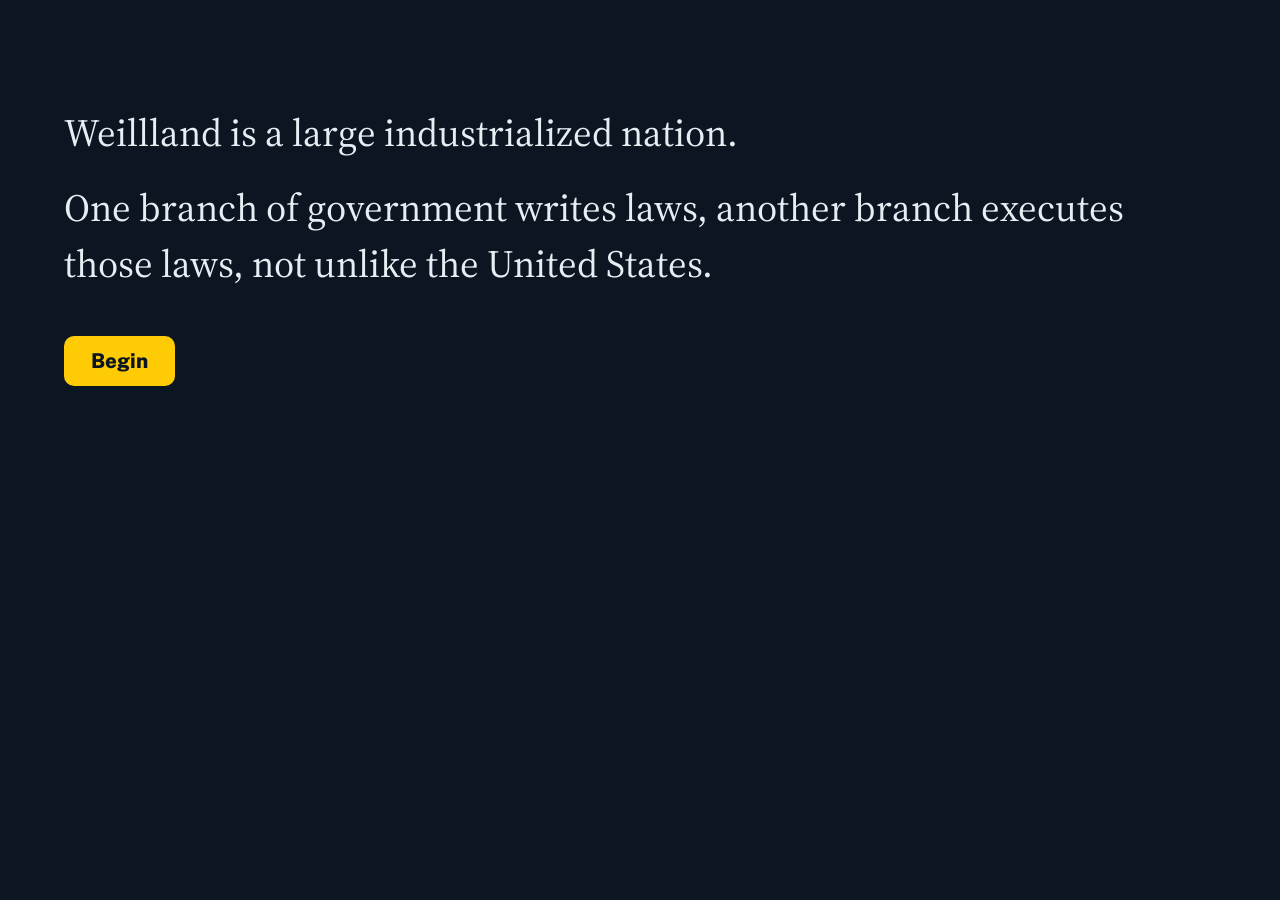
<file: pubpol201/week4/index.html>
<!DOCTYPE html>
<html lang="en">
<head>
<meta charset="utf-8">
<meta name="viewport" content="width=device-width, initial-scale=1">
<title>Weillland</title>
<link rel="preconnect" href="https://fonts.googleapis.com">
<link rel="preconnect" href="https://fonts.gstatic.com" crossorigin>
<link href="https://fonts.googleapis.com/css2?family=Public+Sans:wght@400;600;700;800&family=Source+Serif+4:ital,opsz,wght@0,8..60,400;0,8..60,600;1,8..60,400&display=swap" rel="stylesheet">
<style>
  :root{
    --night:#0B1622; --panel:#11233A; --line:#223A55;
    --ink:#E6EDF3; --mute:#9FB1C4; --maize:#FFCB05; --lettuce:#9CC46B; --alarm:#EC7A63;
    --sans:"Public Sans", system-ui, -apple-system, "Segoe UI", Roboto, Arial, sans-serif;
    --serif:"Source Serif 4", Georgia, "Times New Roman", serif;
  }
  *{box-sizing:border-box}
  html,body{height:100%}
  body{margin:0;background:var(--night);color:var(--ink);font-family:var(--sans);
       display:grid;grid-template-rows:auto 1fr auto;min-height:100vh}

  .bar{display:flex;justify-content:space-between;align-items:center;gap:1rem;
       padding:.8rem clamp(1rem,3vw,2.5rem);border-bottom:1px solid var(--line)}
  .bar.off{display:none}
  .bar .left{display:flex;gap:.6rem}
  .ghost{background:none;border:1px solid var(--line);color:var(--mute);cursor:pointer;
         font:600 .95rem var(--sans);padding:.45rem .95rem;border-radius:999px}
  .ghost:hover{color:var(--ink);border-color:var(--mute)}
  .ghost[hidden]{display:none}
  .meters{display:flex;gap:clamp(1rem,2.8vw,2.5rem)}
  .m{display:flex;flex-direction:column;align-items:flex-end;line-height:1.15}
  .ml{font-size:.85rem;color:var(--mute)}
  .mv{font-weight:800;font-size:clamp(1.1rem,1.9vw,1.65rem);font-variant-numeric:tabular-nums}
  .delta{font-weight:700;font-size:clamp(.85rem,1.2vw,1.05rem);font-variant-numeric:tabular-nums}
  .delta.bad{color:var(--alarm)} .delta.good{color:var(--lettuce)}

  #stage{padding:clamp(1.2rem,4vw,3.25rem) clamp(1rem,5vw,4.5rem);overflow:auto;outline:none}
  #stage > section{max-width:1200px}

  .who{margin:0 0 clamp(1rem,2.5vw,2rem)}
  .who-top{display:flex;align-items:center;gap:1rem;flex-wrap:wrap}
  .person{margin:0;color:var(--maize);font-weight:800;letter-spacing:-.015em;line-height:1.05;
          font-size:clamp(2rem,4.2vw,3.6rem);outline:none}
  .namein{font:inherit;color:var(--maize);background:transparent;border:none;border-bottom:3px solid var(--mute);
          padding:0 .1em;margin:0;width:6ch;min-width:5ch;outline:none;border-radius:0}
  .namein:focus{border-bottom-color:var(--maize)}
  .namein::placeholder{color:var(--line)}
  .org{margin:.15rem 0 0;color:var(--mute);font-size:clamp(.95rem,1.35vw,1.2rem)}

  .scene{font-family:var(--serif);font-size:clamp(1.3rem,2.35vw,2.2rem);line-height:1.45;
         max-width:34em;margin:0 0 clamp(1.2rem,3vw,2.4rem)}

  .scene p{margin:0 0 .7em} .scene p:last-child{margin-bottom:0}

  .doors{display:grid;grid-template-columns:1fr 1fr;gap:clamp(.8rem,2vw,1.6rem)}
  .door{text-align:left;background:var(--panel);border:2px solid var(--line);border-radius:14px;
        color:var(--ink);font-family:var(--sans);cursor:pointer;padding:clamp(1rem,2vw,1.6rem);
        display:grid;grid-template-columns:auto 1fr;column-gap:1rem;row-gap:.4rem;align-content:start}
  .door:hover{border-color:var(--maize)}
  .k{grid-row:span 2;font-weight:800;font-size:clamp(1.7rem,3vw,2.7rem);color:var(--maize);line-height:1}
  .door-label{font-weight:700;font-size:clamp(1.15rem,1.95vw,1.8rem);line-height:1.2}
  .door-sub{color:var(--mute);font-size:clamp(.95rem,1.4vw,1.25rem);line-height:1.4}

  .picked{display:flex;gap:.9rem;align-items:baseline;margin:0 0 1rem;
          font-weight:700;font-size:clamp(1.2rem,2.1vw,1.9rem);color:var(--maize)}
  .picked .k{font-size:inherit}

  .primary{background:var(--maize);color:var(--night);border:none;border-radius:10px;cursor:pointer;
           font:800 clamp(1rem,1.6vw,1.35rem) var(--sans);padding:.8rem 1.7rem}
  .primary:hover{filter:brightness(1.08)}
  .door:focus-visible,.primary:focus-visible,.ghost:focus-visible{outline:3px solid var(--ink);outline-offset:3px}

  .act{color:var(--maize);font-weight:700;font-size:clamp(1.1rem,1.9vw,1.65rem);margin:0 0 .35rem}
  .ctitle{font-size:clamp(2.6rem,7vw,6rem);font-weight:800;letter-spacing:-.025em;line-height:1;margin:0 0 1.1rem;outline:none}
  .ctext{font-family:var(--serif);font-size:clamp(1.3rem,2.35vw,2.15rem);line-height:1.45;max-width:32em;margin:0 0 2rem}

  .intro{padding-top:6vh}
  .setup{font-family:var(--serif);font-size:clamp(1.5rem,3vw,2.6rem);line-height:1.45;max-width:30em;margin:0 0 1.2rem;outline:none}
  .intro .primary{margin-top:1.6rem}
  .opts{display:flex;flex-wrap:wrap;gap:1.2rem;align-items:center;margin-top:1.2rem}
  .opts label{display:flex;align-items:center;gap:.55rem;font-weight:600;font-size:1.1rem}
  .opts input[type=checkbox]{width:1.2rem;height:1.2rem;accent-color:var(--maize)}
  .hint{color:var(--mute);font-size:1rem;margin:.9rem 0 0}

  .epi{border-top:1px solid var(--line);padding:.6rem clamp(1rem,3vw,2.5rem)}
  .epi.off{display:none}
  .epi-in{display:flex;align-items:flex-end;gap:1rem;height:clamp(46px,8vh,78px)}
  .epi-in.big{height:clamp(150px,30vh,300px);margin:0 0 1.6rem}
  .epi-l{color:var(--mute);font-size:.9rem;white-space:nowrap;align-self:center}
  .epi-bars{display:flex;align-items:flex-end;gap:3px;height:100%;flex:1;border-bottom:1px solid var(--line)}
  .b{width:clamp(14px,2.6vw,40px);height:var(--h);background:var(--lettuce);border-radius:3px 3px 0 0}
  .epi-in.big .b{width:clamp(26px,5vw,72px)}
  .b.sk{opacity:.45}
  .b.new{animation:grow .8s ease-out}
  .b2{width:clamp(26px,5vw,72px);height:var(--h);background:rgba(156,196,107,.25);border-radius:3px 3px 0 0;
      display:flex;align-items:flex-end}
  .bk{width:100%;height:var(--k);background:var(--lettuce);border-radius:3px 3px 0 0}
  .legend{display:flex;gap:1.6rem;color:var(--mute);font-size:clamp(.9rem,1.3vw,1.1rem);margin:-.8rem 0 1.4rem}
  .legend i{display:inline-block;width:.9em;height:.9em;border-radius:2px;margin-right:.45em;vertical-align:-.1em}
  .legend .c{background:var(--lettuce)} .legend .a{background:rgba(156,196,107,.25)}
  @keyframes grow{from{height:0}}
  .epi-none{color:var(--mute);font-size:.9rem;align-self:center}

  .tallyline{font-family:var(--serif);font-size:clamp(1.3rem,2.35vw,2.15rem);line-height:1.4;margin:.2rem 0}
  .tallyline b{font-family:var(--sans);font-weight:800;color:var(--maize)}
  .tally .primary{margin-top:1.6rem}

  .exhibits{font-family:var(--serif);font-size:clamp(1.05rem,1.65vw,1.5rem);line-height:1.4;
            columns:2 26em;column-gap:3rem;padding-left:1.5em;margin:0 0 2rem}
  .exhibits li{margin:0 0 .75rem;break-inside:avoid}
  .exhibits li::marker{color:var(--maize);font-family:var(--sans);font-weight:700}

  .count{color:var(--mute);margin:0 0 .25rem;font-size:clamp(.95rem,1.3vw,1.15rem)}
  .dq{font-size:clamp(1.6rem,3.1vw,2.7rem);font-weight:800;letter-spacing:-.015em;margin:0;outline:none}
  .pair{display:grid;grid-template-columns:1fr 1fr;gap:clamp(1rem,3vw,2.5rem);margin:1.4rem 0 2rem}
  .took{border-left:4px solid var(--maize);padding-left:1.2rem}
  .other{border-left:4px solid var(--line);padding-left:1.2rem}
  .h{color:var(--mute);font-size:clamp(.95rem,1.35vw,1.2rem);margin:0 0 .3rem}
  .pair .door-label{display:block}
  .dr{font-family:var(--serif);font-size:clamp(1.05rem,1.75vw,1.55rem);line-height:1.45;margin:.5rem 0}
  .dr p{margin:0 0 .55em} .dr p:last-child{margin-bottom:0}
  .hs{font-family:var(--serif);font-style:italic;color:var(--mute);font-size:clamp(1rem,1.55vw,1.35rem);line-height:1.4;margin:.8rem 0 0}
  .hs span{font-family:var(--sans);font-style:normal;font-weight:700;color:var(--ink)}

  .ledger{display:grid;grid-template-columns:repeat(auto-fill,minmax(21rem,1fr));gap:1.6rem 3rem;margin:.6rem 0 2.2rem}
  .lg h3{margin:0;font-size:clamp(1.15rem,1.8vw,1.6rem);font-weight:800}
  .lg .played{color:var(--mute);font-size:clamp(.9rem,1.2vw,1.05rem);margin:.15rem 0 .5rem}
  .lg ul{list-style:none;margin:0;padding:0;font-family:var(--serif);font-size:clamp(1rem,1.5vw,1.3rem);line-height:1.4}
  .lg li{display:flex;gap:.55rem;margin:.2rem 0}
  .lg .sg{font-family:var(--sans);font-weight:800;width:.9em;flex:none}
  .lg .g .sg{color:var(--lettuce)} .lg .l .sg{color:var(--alarm)}
  .prompts{font-family:var(--serif);font-size:clamp(1.2rem,2.1vw,1.85rem);line-height:1.45;max-width:36em;padding-left:1.2em;margin:0 0 2rem}
  .prompts li{margin:0 0 .8rem}
  .foot{color:var(--mute);font-size:.95rem;margin-top:2.2rem}

  @media (max-width:760px){ .doors,.pair{grid-template-columns:1fr} .ml{font-size:.75rem} }
  @media (prefers-reduced-motion:reduce){ .b.new{animation:none} }
</style>
</head>
<body>

<header class="bar off" id="bar">
  <div class="left">
    <button class="ghost" id="backBtn" type="button">Back</button>
  </div>
  <div class="meters" id="meters" aria-live="polite"></div>
</header>
<main id="stage" tabindex="-1"></main>
<footer class="epi off" id="epi" aria-hidden="true"></footer>

<script>
/* =====================================================================
   STORY
   Every choice node has two options. Text fields can be plain strings or
   functions of the state (s); s.f holds flags set by earlier choices.
   fx changes the three meters and sets flags. An option's `next` overrides
   the node's `next`, which is how a branch adds a node.
   `who` is the heading, with {name} filled in at the decision; `anon` is used
   if no name is typed. A {who} in a hindsight line becomes that heading.
   `result` can be a list of paragraphs: first what happens to the person
   deciding, then what happens to everyone else. `ledger` entries are
   [player, +1 or -1, text] and feed the gains-and-losses tally at the end.
   `carry` marks a recurring role: its name blank starts filled with whoever
   played that role last.
   ===================================================================== */
const STORY = {
  title: { type:"title", next:"n1" },

  n1: {
    type:"choice", who:"Senator {name}", anon:"The Senator", player:"senator", carry:"senator", org:"Senate Agriculture Committee",
    q:"Delay the requirement again?",
    text:"Current law requires every company that imports fresh produce to keep records of where it came from and where it went. The requirement has already been delayed once. Distributors are asking for another delay.",
    options:[
      { label:"Delay it again", sub:"Distributors avoid the cost for now.",
        result:[ "Distributors thank you publicly. Their trade association hosts a fundraiser for your campaign. Voters don’t notice.",
                 "Importers avoid the cost of new systems." ],
        ledger:[ ["senator", +1, "Praise from distributors"], ["senator", +1, "A campaign fundraiser"],
                 ["industry", +1, "Importers avoid the cost of new record-keeping systems"] ],
        hindsight:"{who} delayed the record-keeping requirement that would have let investigators trace the cilantro in days.",
        fx:{ set:{trace:false} } },
      { label:"Keep the current deadline", sub:"Companies must comply now.",
        result:[ "Distributors cancel a planned fundraiser. Their trade association runs ads calling you out of touch.",
                 "Two small importers close rather than pay for new systems." ],
        ledger:[ ["senator", -1, "A canceled fundraiser"], ["senator", -1, "Attack ads from the distributors’ trade association"],
                 ["industry", -1, "Two small importers close"] ],
        hindsight:"{who} forced costly new rules on small importers, closing two, and the outbreak happened anyway.",
        fx:{ losses:60, set:{trace:true} } }
    ],
    next:"n2"
  },

  n2: {
    type:"choice", who:"President {name}", anon:"The President", player:"president", org:"President of Weillland",
    q:"Cut the agency’s staff?",
    text:[ "You’re preparing your budget proposal. The legislature usually passes it largely as written.",
           "You campaigned on cutting wasteful spending. Cutting spending is popular with voters.",
           "The Food Safety Agency inspects food and investigates outbreaks of foodborne illness. Cutting a fifth of its staff would save $400 million a year. It would also mean fewer inspectors and investigators." ],
    options:[
      { label:"Cut the agency’s staff by a fifth", sub:"Saves $400 million a year.",
        result:[ "Your budget touts $400 million in savings. Commentators praise your discipline. Few voters notice which agency was cut.",
                 "The agency loses a fifth of its staff. Its outbreak investigation team shrinks to two people." ],
        ledger:[ ["president", +1, "$400 million in savings to announce"], ["president", +1, "Praise for fiscal discipline"],
                 ["agency", -1, "Loses a fifth of its staff"] ],
        hindsight:"{who} cut the Food Safety Agency’s staff by a fifth, leaving two investigators to trace the outbreak.",
        fx:{ set:{team:"small"} } },
      { label:"Keep the agency’s current staff", sub:"No savings from this agency.",
        result:[ "Your budget shows no savings from the agency. Budget hawks in your own party say you’re protecting bureaucrats.",
                 "The agency keeps its staff, including a full outbreak investigation team." ],
        ledger:[ ["president", -1, "Criticized by budget hawks for protecting bureaucrats"],
                 ["agency", +1, "Keeps its full staff"] ],
        hindsight:"{who} spent $400 million a year on an agency that still couldn’t stop the outbreak.",
        fx:{ set:{team:"full"} } }
    ],
    next:"n3"
  },

  n3: {
    type:"choice", who:"{name}, a resident", anon:"A resident", player:"public", org:"",
    q:"Go to urgent care?",
    text:"It’s July. You’ve had severe diarrhea for three days. It isn’t getting better. Urgent care means a four-hour wait and a $75 copay.",
    options:[
      { label:"Go to urgent care", sub:"Four hours and $75.",
        result:[ "You wait four hours and pay the $75 copay.",
                 "The doctor takes a stool sample." ],
        ledger:[ ["public", -1, "Four hours at urgent care and a $75 copay"] ],
        fx:{ sick:400, set:{counted:true} } },
      { label:"Stay home and wait it out", sub:"Most people with symptoms like yours never see a doctor.",
        result:[ "You save the copay. You’re sick for three more weeks.",
                 "Your case is never reported." ],
        ledger:[ ["public", +1, "Saved the copay"], ["public", -1, "Sick for three more weeks"] ],
        fx:{ sick:400, set:{counted:false} } }
    ],
    next:"ndoc"
  },

  ndoc: {
    type:"choice", who:"Dr. {name}", anon:"The doctor", player:"doctor", org:"Urgent care physician",
    q:"Test for parasites?",
    text:[ "You’re a doctor at an urgent care clinic. This month you’ve seen more patients than usual with bad diarrhea.",
           "Most stomach illness clears up on its own. The standard stool test doesn’t check for parasites. A parasite panel does. It costs more, and insurers often deny it." ],
    options:[
      { label:"Order parasite panels for these patients", sub:"Finds the cause, if there is one.",
        result:[ "Insurers deny a third of the claims. Patients complain about the bills.",
                 "Several tests find a parasitic infection. Those patients recover quickly with treatment. The lab reports each positive result to the state health department." ],
        ledger:[ ["doctor", +1, "Diagnosed the cause"], ["doctor", -1, "Denied claims and billing complaints"],
                 ["public", +1, "Diagnosed patients get treated"] ],
        fx:{ sick:500, set:{tested:true} } },
      { label:"Treat the symptoms and send them home", sub:"Standard care for most stomach illness.",
        result:[ "Visits stay short and cheap.",
                 "Some patients come back a week later, still sick. No tests are run, so nothing is reported to the state." ],
        ledger:[ ["doctor", +1, "Shorter, cheaper visits"], ["doctor", -1, "Patients come back still sick"] ],
        fx:{ sick:500, set:{tested:false} } }
    ],
    next:"n4"
  },

  n4: {
    type:"choice",
    who:"Commissioner {name}", anon:"The state health commissioner", player:"state", org:"State health department",
    q:"Alert doctors?",
    text: s => [ "Your department tracks diseases reported by doctors and labs. It also investigates outbreaks in the state.",
      (s.f.tested
        ? "Labs have reported several dozen cases of a parasitic infection. Clinics are seeing more stomach illness than usual."
        : "Emergency rooms are seeing more stomach illness than usual. Few patients are being tested, so you have only a handful of confirmed cases of a parasitic infection.")
      + " Patient interviews don’t point to a common food yet." ],
    options:[
      { label:"Alert doctors to test for the parasite", sub:"You’ll find more cases. The outbreak becomes public.",
        result:[ "Your state now reports more cases than anywhere else. The governor asks why your numbers look so bad.",
                 "Doctors across the state start testing. Confirmed cases rise from dozens to several hundred in a week." ],
        hindsight:"{who} caused public alarm before anyone knew the source.",
        culprit:{ what:"the early public alert in the hardest-hit state" },
        ledger:[ ["state", -1, "The state’s numbers look worst in the country"], ["public", +1, "More patients get diagnosed and treated"] ],
        fx:{ sick:600, trust:-5, set:{alert:true} } },
      { label:"Keep monitoring", sub:"No public alarm while you gather more data.",
        result:[ "There are no headlines. The governor is glad things look calm.",
                 "Cases rise slowly for two weeks. By the time the increase is clear, cases have appeared in four other states." ],
        hindsight:"{who} waited two weeks while the outbreak spread to four other states.",
        culprit:{ what:"the two weeks of routine monitoring in the hardest-hit state" },
        ledger:[ ["state", +1, "No headlines"], ["public", -1, "Cases go uncounted"] ],
        fx: s => ({ sick: s.f.tested ? 2000 : 2600, set:{alert:false} }) }
    ],
    next:"nfl"
  },

  nfl: {
    type:"choice", who:"{name}, influencer", anon:"An influencer", player:"influencer", org:"Two million followers",
    q:"What do you post?",
    text:[ "Last week you got sick after eating a salad. You’re still recovering.",
           "Rumors about the outbreak are everywhere online. Officials haven’t said what’s causing it." ],
    options:[
      { label:"Post a video blaming the lettuce", sub:"It will spread fast. You don’t actually know what made you sick.",
        result:[ "The video gets eight million views. A brand offers you a sponsorship deal.",
                 "Lettuce sales fall. The comments fill with people asking why the government isn’t doing anything. More sick people now say they ate lettuce." ],
        ledger:[ ["influencer", +1, "Eight million views"], ["influencer", +1, "A sponsorship deal"],
                 ["industry", -1, "Lettuce sales fall"], ["agency", -1, "Blamed online for doing nothing"] ],
        fx:{ sick:300, trust:-10, losses:40, set:{rumor:true} } },
      { label:"Post a warning to see a doctor", sub:"Accurate and useful. It won’t spread far.",
        result:[ "The post gets modest views. The algorithm buries it, and no brands call.",
                 "Some sick followers see a doctor and get tested." ],
        ledger:[ ["influencer", -1, "A post the algorithm buried"], ["public", +1, "Sick followers see a doctor"] ],
        fx:{ sick:300, set:{psa:true} } }
    ],
    next:"n5"
  },

  n5: {
    type:"choice", who:"Dr. {name}", anon:"The lead investigator", player:"agency", org:"Lead investigator, Weillland Food Safety Agency",
    q:"Cilantro or lettuce first?",
    text: s => [ (s.f.team === "small" ? "Your investigation team is two people." : "Your investigation team is fully staffed.")
        + " Patient interviews point to lettuce, cilantro, or green onions. You can trace one at a time.",
      "Cilantro has caused outbreaks of this parasite before. It comes from a few suppliers, so it’s quick to trace.",
      (s.f.rumor ? "Lettuce comes up in far more interviews, especially since a viral video blamed it."
                 : "Lettuce comes up in more interviews.") + " But almost everyone eats lettuce, and it comes from hundreds of suppliers." ],
    options:[
      { label:"Trace cilantro first", sub:"It has a track record, and it’s quick to trace.",
        result: s => [ "Your team starts tracing cilantro. It comes from a handful of importers.",
                       s.f.team === "small" ? "With two people, it will take about two weeks." : "It should take about a week." ],
        hindsight: s => "{who} went straight to cilantro but still took " + (s.f.team === "small" ? "two weeks" : "a week") + " to find a pattern.",
        culprit:{ what:"how long the cilantro trace took" },
        fx: s => ({ sick: s.f.team === "small" ? 2400 : 1300, set:{suspect:"cilantro"} }) },
      { label:"Trace lettuce first", sub:"It comes up more often, but the trace is long.",
        result: s => [ "Your team starts tracing lettuce. It comes from hundreds of suppliers.",
                       s.f.team === "small" ? "With two people, it will take about five weeks." : "It will take about three weeks." ],
        hindsight: s => "{who} spent " + (s.f.team === "small" ? "five weeks" : "three weeks")
          + " on lettuce, though cilantro had caused outbreaks of this parasite before.",
        culprit:{ what:"the decision to trace lettuce before cilantro" },
        fx: s => ({ sick: s.f.team === "small" ? 5200 : 3200, losses:40, set:{suspect:"lettuce"} }) }
    ],
    next:"nj1"
  },

  nj1: {
    type:"choice", who:"{name}, reporter", anon:"A reporter", player:"press", carry:"reporter", org:"Health reporter, national newspaper",
    q:"Publish the leak?",
    text: s => [ "A source inside the Food Safety Agency says investigators are tracing " + s.f.suspect + ". Nothing has been confirmed.",
                 "A rival outlet is chasing the same story." ],
    options:[
      { label:"Publish the story now", sub:"A scoop that warns readers. If the lead is wrong, you hurt an industry.",
        result: s => [ "Your story leads the news. Your editor is thrilled. The agency is furious about the leak.",
          s.f.suspect === "cilantro" ? "People stop eating cilantro while the trace finishes."
                                     : "Lettuce sales fall by a third. People keep eating cilantro." ],
        ledger: s => [ ["press", +1, "A front-page scoop"], ["agency", -1, "Its investigation leaked to the press"] ]
          .concat(s.f.suspect === "cilantro" ? [ ["public", +1, "Readers avoid cilantro while the trace finishes"] ]
                                             : [ ["industry", -1, "Lettuce sales fall by a third"] ]),
        fx: s => s.f.suspect === "cilantro" ? { sick:200, set:{leaked:true} }
                                            : { sick:600, losses:40, trust:-5, set:{leaked:true} } },
      { label:"Wait for confirmation", sub:"Accurate. A rival might beat you to it.",
        result: s => [ "No one else gets the story. You publish once the agency confirms the source.",
          s.f.suspect === "cilantro" ? "People keep eating cilantro while the trace continues."
                                     : "Lettuce growers stay out of the news." ],
        ledger: s => [ ["press", +1, "An accurate story"] ]
          .concat(s.f.suspect === "cilantro" ? [ ["public", -1, "People keep eating cilantro during the trace"] ]
                                             : [ ["industry", +1, "Lettuce growers stay out of the news"] ]),
        fx:{ sick:600, set:{leaked:false} } }
    ],
    // growers only ask to be cleared if lettuce was publicly blamed
    next: s => (s.f.suspect === "lettuce" && (s.f.leaked || s.f.rumor)) ? "n5b" : "n6"
  },

  n5b: {
    type:"choice", who:"Director {name}", anon:"The agency director", office:"director", player:"agency", carry:"director", org:"Weillland Food Safety Agency",
    q:"Announce that lettuce is clear?",
    text: s => "After " + (s.f.team === "small" ? "five weeks" : "three weeks")
      + ", the lettuce trace comes back clean. Lettuce growers want the agency to say so publicly. Their sales have dropped sharply.",
    options:[
      { label:"Announce that lettuce is not the source", sub:"Growers recover. The agency admits it followed the wrong lead.",
        result:[ "Headlines focus on the agency’s wrong lead.",
                 "Lettuce sales recover within a month." ],
        hindsight:"{who} publicly admitted the agency had pursued the wrong food.",
        ledger:[ ["agency", -1, "Headlines about its wrong lead"], ["industry", +1, "Lettuce sales recover"] ],
        fx:{ trust:-10, losses:-20 } },
      { label:"Make no announcement", sub:"The mistake stays quiet. Growers’ sales stay down.",
        result:[ "The agency moves on without comment. The mistake gets little coverage.",
                 "Lettuce growers lose most of the season’s sales." ],
        hindsight:"{who} left an uninvolved industry under suspicion.",
        ledger:[ ["agency", +1, "Its mistake stays out of the news"], ["industry", -1, "Lettuce growers lose most of a season"] ],
        fx:{ losses:80 } }
    ],
    next:"n6"
  },

  n6: {
    type:"choice", who:"Director {name}", anon:"The agency director", office:"director", player:"agency", carry:"director", org:"Weillland Food Safety Agency",
    q:"Warn the public now, or wait?",
    text: s => [ s.f.suspect === "lettuce"
        ? "The lettuce trace came back clean. Investigators interviewed patients again, and many had eaten cilantro without remembering it."
        : "The cilantro trace found a pattern.",
      "Several clusters of cases ate at restaurants in the same national taco chain. Cilantro is the leading suspect. You haven’t found a supplier or a contaminated shipment yet." ],
    options:[
      { label:"Warn the public and name the chain", sub:"Fewer people get sick. If you’re wrong, you’ve hurt a company.",
        result: s => [ "The chain’s lawyers call within the hour.",
          (s.trust >= 50 ? "The chain’s sales fall 40 percent, and new cases begin to slow."
                         : "Many people ignore the warning. The chain’s sales dip, and cases keep coming.")
          + " Its statement mentions “gastrointestinal discomfort” but never says diarrhea." ],
        hindsight:"{who} named a restaurant chain before identifying a contaminated shipment.",
        culprit:{ what:"naming {chain} before a supplier was identified" },
        ledger:[ ["agency", -1, "Threatened with a lawsuit by {chain}"], ["soltaco", -1, "Sales fall 40 percent"],
                 ["public", +1, "Fewer people get sick"] ],
        fx: s => ({ sick: s.trust >= 50 ? 1000 : 1600, losses:150, trust:10, set:{warned:"early"} }) },
      { label:"Wait until you find the supplier", sub:"You’ll be sure. More people eat at the chain in the meantime.",
        result:[ "Nine days later, you find the supplier. Your announcement is precise and well supported.",
                 "New cases are reported every day while you wait." ],
        hindsight:"{who} knew about the {chain} clusters for nine days before warning the public.",
        culprit:{ what:"the nine days before the public was warned" },
        ledger:[ ["agency", +1, "A precise, well-supported announcement"], ["public", -1, "Nine more days of exposure"] ],
        fx:{ sick:2600, trust:-10, set:{warned:"late"} } }
    ],
    next:"n7"
  },

  n7: {
    type:"choice", who:"{name}, CEO of {chain}", anon:"The CEO of {chain}", player:"soltaco", org:"National taco chain",
    q:"Pull the cilantro?",
    text: s => [ (s.f.warned === "early"
        ? "The agency has publicly named your chain."
        : "The agency has asked about your cilantro supply. It hasn’t said anything publicly."),
      "All of your cilantro comes from one supplier. Nothing has been confirmed." ],
    options:[
      { label:"Pull cilantro from every restaurant", sub:"The menu changes overnight. Customers may see it as an admission.",
        result:[ "Salsa and pico de gallo disappear from every {chain} by morning. Customers complain.",
                 "New cases linked to the chain stop within a week." ],
        hindsight:"{chain} didn’t pull its cilantro until hundreds of customers were sick.",
        ledger:[ ["soltaco", -1, "Customer complaints about a stripped-down menu"], ["public", +1, "Cases linked to the chain stop"] ],
        fx:{ sick:400, losses:80, set:{pulled:true} } },
      { label:"Keep serving and stand by your supplier", sub:"Protects sales while the investigation continues.",
        result:[ "Your statement says your food is safe. It cites your supplier’s inspection record. Sales hold steady.",
                 "Cases linked to the chain continue." ],
        hindsight:"{chain} kept serving the cilantro and told customers its food was safe.",
        ledger:[ ["soltaco", +1, "Sales hold steady"], ["public", -1, "Cases linked to the chain continue"] ],
        fx: s => ({ sick: s.f.warned === "early" ? 900 : 2000, losses:20, trust: s.f.warned === "early" ? -5 : 0, set:{pulled:false} }) }
    ],
    next:"n8"
  },

  n8: {
    type:"choice", who:"{name}, CEO of {supplier}", anon:"The CEO of {supplier}", player:"meridian", org:"Produce importer, supplier to {chain}",
    q:"Hand over the records?",
    text: s => [ "Your company supplies cilantro to {chain}. The agency has requested your shipping records. Nothing has been confirmed.",
      s.f.trace
        ? "Under the record-keeping requirement, the records are in a standard electronic format."
        : "With the requirement delayed, the records are a mix of paper invoices and spreadsheets from different distributors." ],
    options:[
      { label:"Hand over the records now", sub:"Speeds the investigation. Your lawyers advise against it.",
        result: s => [ "Your lawyers warn that the records will be used against you in lawsuits.",
          s.f.trace
            ? "Investigators find the contaminated cilantro in three days. It came from one farm over one week."
            : "Investigators spend two weeks matching invoices. Then they find it: cilantro from one farm over one week." ],
        hindsight:"The company’s records showed contaminated cilantro shipped for a full week before anyone stopped it.",
        ledger:[ ["meridian", -1, "Records that will be used against it in lawsuits"], ["public", +1, "A faster trace"] ],
        fx: s => ({ sick: s.f.trace ? 400 : 2000, set:{records:"fast"} }) },
      { label:"Have your lawyers review them first", sub:"Protects the company. Delays the investigation.",
        result: s => [ "Your lawyers review every page. The company’s legal exposure is limited.",
          s.f.trace
            ? "The review takes two weeks. Once the records arrive, investigators find the contaminated cilantro in a day."
            : "The review takes two weeks. Matching the paper invoices takes two more." ],
        hindsight:"The company’s lawyers held the records for two weeks while the outbreak continued.",
        ledger:[ ["meridian", +1, "Limited legal exposure"], ["public", -1, "Two more weeks before the source is found"] ],
        fx: s => ({ sick: s.f.trace ? 2000 : 4000, set:{records:"slow"} }) }
    ],
    next:"n9"
  },

  n9: {
    type:"choice",
    who:"Senator {name}", anon:"The Senator", player:"senator", carry:"senator", org:"Senate Agriculture Committee",
    q:"Call an emergency hearing?",
    text:"Cases are rising. Reporters and other senators are asking what your committee is doing.",
    options:[
      { label: s => "Call an emergency hearing with " + dirRef(s),
        sub: s => "You look like you’re in charge. " + cap(dirRef(s)) + " spends a week preparing to testify.",
        result: s => [ "The hearing is widely covered. You look like you’re in charge.",
                       cap(dirRef(s)) + " spends five days preparing and a full day testifying instead of running the response." ],
        hindsight: s => "{who} pulled " + dirRef(s) + " away from the response for a week.",
        ledger: s => [ ["senator", +1, "Wide coverage as the senator in charge"], ["agency", -1, cap(dirRef(s)) + " loses a week to the hearing"] ],
        fx:{ sick:1000, trust:-10, set:{hearingNow:true} } },
      { label:"Wait until the outbreak is contained", sub:"The agency keeps working. You look like you’re doing nothing.",
        result:[ "Editorials criticize your committee’s silence. A rival senator says you’re asleep at the wheel.",
                 "The agency stays focused on the response." ],
        hindsight:"{who}’s committee said nothing during the largest outbreak in Weillland’s history.",
        ledger:[ ["senator", -1, "Criticized for doing nothing"], ["agency", +1, "Stays focused on the response"] ],
        fx:{ set:{hearingNow:false} } }
    ],
    next:"n10"
  },

  n10: {
    type:"choice", who:"Director {name}", anon:"The agency director", office:"director", player:"agency", carry:"director", org:"Weillland Food Safety Agency",
    q:"Voluntary or mandatory recall?",
    text:[ "Investigators have traced the outbreak to cilantro that {supplier} imported from one farm.",
           "The agency can ask the company to recall it. It can also order a recall. It has rarely done that, and the company would likely sue." ],
    options:[
      { label:"Ask for a voluntary recall", sub:"No fight. The company decides how much to recall.",
        result:[ "{supplier} cooperates. There’s no fight.",
                 "The company announces a recall “out of an abundance of caution.” It covers only the lots investigators have confirmed. Some salsa made with cilantro from the same week stays on shelves." ],
        hindsight:"{who} let the company responsible decide the scope of its own recall.",
        culprit:{ what:"letting the company set the scope of its own recall" },
        ledger:[ ["agency", +1, "A cooperative company and no court fight"], ["public", -1, "Some suspect salsa stays on shelves"] ],
        fx:{ sick:500, losses:100, trust:-5, set:{recall:"voluntary"} } },
      { label:"Order a mandatory recall", sub:"Everything from the farm comes off shelves. Expect a lawsuit.",
        result:[ "{supplier} sues the same day.",
                 "Everything from the farm is off shelves within 48 hours." ],
        hindsight:"{who} used a rarely exercised power and ended up in court.",
        ledger:[ ["agency", -1, "Sued by {supplier}"], ["meridian", -1, "Loses everything from the farm"],
                 ["public", +1, "Everything from the farm comes off shelves"] ],
        fx:{ losses:300, trust:5, set:{recall:"mandatory"} },
        next:"n10b" }
    ],
    next:"n10c"
  },

  n10b: {
    type:"choice", who:"{name}, the agency’s general counsel", anon:"The agency’s general counsel", player:"agency", org:"Weillland Food Safety Agency",
    q:"Settle or fight?",
    text:"{supplier} argues the recall covers cilantro that was never shown to be contaminated. The company will drop its lawsuit if the agency limits the recall to tested lots.",
    options:[
      { label:"Settle and narrow the recall", sub:"The lawsuit goes away. Untested cilantro returns to shelves.",
        result:[ "The lawsuit is dropped.",
                 "Untested cilantro returns to stores. No more contamination is found." ],
        hindsight:"The agency backed down under pressure from a company it regulates.",
        ledger:[ ["agency", +1, "The lawsuit goes away"], ["meridian", +1, "Untested cilantro goes back on sale"] ],
        fx:{ losses:-100, trust:-5 } },
      { label:"Fight the lawsuit", sub:"The recall stands. The case takes months and money.",
        result:[ "The case runs into next year. It uses a third of the agency’s legal budget.",
                 "The recall stands." ],
        hindsight:"The agency spent heavily in court defending a recall broader than its evidence.",
        ledger:[ ["agency", -1, "A third of its legal budget spent in court"] ],
        fx:{ losses:50 } }
    ],
    next:"n10c"
  },

  n10c: {
    type:"choice",
    who:"{name}, a resident", anon:"A resident", player:"public", org:"A regular {chain} customer",
    q:"Go back to {chain}?",
    text:"The recall is complete. The agency says the contaminated cilantro is gone. {chain} is offering three tacos for a dollar to bring customers back.",
    options:[
      { label:"Go back", sub:"You believe the agency.",
        result: s => [ "You get three tacos for a dollar. Nothing happens to you.",
          s.trust >= 50
            ? "Most customers return. Sales at {chain} recover within a month."
            : "Few customers return. Public trust in the agency is low, and sales stay down." ],
        ledger: s => s.trust >= 50 ? [ ["soltaco", +1, "Customers return"] ] : [ ["soltaco", -1, "Customers stay away"] ],
        fx: s => ({ losses: s.trust >= 50 ? -80 : -20 }) },
      { label:"Not yet", sub:"You’ll wait a while longer.",
        result:[ "You eat somewhere else.",
                 "Most customers stay away. {chain} closes 200 locations and lays off 4,000 employees." ],
        ledger:[ ["soltaco", -1, "Closes 200 locations"], ["public", -1, "4,000 {chain} employees lose their jobs"] ],
        fx:{ losses:150 } }
    ],
    next:"tally"
  },

  tally: { type:"tally", next:"nj2" },

  nj2: {
    type:"choice", who:"{name}, reporter", anon:"A reporter", player:"press", carry:"reporter", org:"Health reporter, national newspaper",
    q:"Which story do you write?",
    text: s => [ "The outbreak is over. Your editor wants the big story.",
      "One angle is a person. " + cap(s.f.culprit.who) + " made the call that looks worst now: " + s.f.culprit.what + ".",
      "The other angle is the system: " + (systemFactors(s).length ? joinList(systemFactors(s)) : "delays at every step") + ". That story would take months to report." ],
    options:[
      { label:"Write about the official", sub:"A story with a face. It will be widely shared.",
        result: s => [ "Your story is the most-read piece of the month.",
                       cap(s.f.culprit.who) + " becomes the face of the outbreak." ],
        ledger: s => [ ["press", +1, "The most-read story of the month"],
                       [s.f.culprit.player, -1, cap(s.f.culprit.who) + " becomes the face of the outbreak"] ],
        fx:{ set:{frame:"person"} } },
      { label:"Investigate the system", sub:"Months of records requests. Fewer readers.",
        result: s => [ "The story takes three months of records requests. It gets a fraction of the readers.",
                       "It documents " + (systemFactors(s).length ? joinList(systemFactors(s)) : "delays at every step") + "." ],
        ledger:[ ["press", -1, "Three months of work for a fraction of the readers"], ["public", +1, "A detailed account of what went wrong"] ],
        fx:{ set:{frame:"system"} } }
    ],
    next:"hearing"
  },


  hearing: { type:"hearing", next:"n11" },

  n11: {
    type:"choice", who:"Chair {name}", anon:"The committee chair", player:"chair", org:"Senate Oversight Committee",
    q: s => "Recommend removing " + s.f.culprit.who + "?",
    text: s => (s.f.frame === "person" ? "Coverage has focused on " + s.f.culprit.who + ". "
               : s.f.frame === "system" ? "Coverage has focused on failures across the system. " : "")
      + "Testimony keeps returning to one decision: " + s.f.culprit.what + ". Members want someone held accountable.",
    options:[
      { label: s => "Recommend removing " + s.f.culprit.who, sub:"Someone is held accountable. The agency loses experienced staff.",
        result: s => [ "You get credit for holding someone accountable. Polls show strong approval.",
                       cap(s.f.culprit.who) + " resigns under pressure. The agency loses one of its most experienced people." ],
        ledger:[ ["chair", +1, "Credit for holding someone accountable"] ],
        fx: s => ({ trust: s.f.frame === "person" ? 15 : 10, set:{ removed:s.f.culprit.who, directorRemoved: s.f.culprit.office === "director" } }) },
      { label:"Commission an independent review", sub:"Looks at the agency’s structure and staffing instead of individuals.",
        result: s => [ "Critics say your committee let everyone off the hook.", reviewText(s) ],
        ledger:[ ["chair", -1, "Criticized for letting everyone off the hook"], ["agency", +1, "An independent review of its structure and staffing"] ],
        fx: s => ({ trust: s.f.frame === "system" ? 5 : s.f.frame === "person" ? -10 : -5, set:{ removed:null } }) }
    ],
    next:"n12"
  },

  n12: {
    type:"choice", who:"Senator {name}", anon:"The Senator", player:"senator", carry:"senator", org:"Senate Agriculture Committee",
    q:"A testing mandate, or more capacity?",
    text: s => [ "The hearing is over. Your committee is expected to pass a bill.",
      (s.f.team === "small" || !s.f.trace || s.f.records === "slow" || s.f.suspect === "lettuce")
        ? "Testimony showed investigators couldn’t trace the cilantro quickly."
        : "Testimony showed the outbreak spread before anyone knew its source." ],
    options:[
      { label:"Require testing of all imported produce", sub:"A new law with a signing ceremony. It doesn’t fund anyone to enforce it.",
        result:[ "The bill passes with a signing ceremony. You’re praised for acting decisively.",
                 "Some importers pay for testing and raise their prices. Others skip it. Shoppers can’t tell the difference, so they buy the cheaper produce. With no one enforcing the rule, the importers who comply lose business." ],
        ledger:[ ["senator", +1, "A signing ceremony and praise for acting decisively"],
                 ["industry", -1, "Importers that test lose business to those that don’t"],
                 ["public", -1, "A testing rule many importers ignore"] ],
        fx:{ losses:120 } },
      { label: s => (s.f.team === "small" ? "Restore the agency’s staff" : "Fund more investigators") + (s.f.trace ? "" : " and end the records delay"),
        sub:"Fixes what slowed the response. Few voters will notice.",
        result: s => [ "The bill passes with little coverage." + (s.f.trace ? "" : " Distributors are angry the delay is over."),
          (s.f.team === "small" ? "The agency gets its staff back." : "The agency hires forty investigators.")
          + (s.f.trace ? "" : " The records requirement finally takes effect.") + " The next outbreak is traced in six days." ],
        ledger: s => [ ["senator", -1, "Little credit for the bill"],
                       ["agency", +1, s.f.team === "small" ? "Its staff restored" : "Forty new investigators"],
                       ["public", +1, "Future outbreaks traced faster"] ]
          .concat(s.f.trace ? [] : [ ["senator", -1, "Distributors angry that the delay is over"],
                                     ["industry", -1, "Distributors must finally comply with record-keeping"] ]),
        fx:{ losses:40 } }
    ],
    next:"n13"
  },

  n13: {
    type:"choice",
    who: s => s.f.directorRemoved ? "Acting Director {name}" : "Director {name}",
    anon: s => s.f.directorRemoved ? "The acting agency director" : "The agency director", player:"agency",
    carry: s => s.f.directorRemoved ? "acting" : "director", org:"Weillland Food Safety Agency",
    q:"When should the agency warn the public?",
    text:"The agency needs a policy for future outbreaks. How much evidence should it have before warning the public?",
    options:[
      { label:"Warn at the first credible signal", sub:"Fewer illnesses. More false alarms.",
        result:[ "Next spring, the agency warns the public about tomatoes early. It turns out to be peppers.",
                 "Tomato growers lose much of their season." ],
        ledger:[ ["agency", -1, "A false alarm about tomatoes"], ["industry", -1, "Tomato growers lose a season"] ] },
      { label:"Warn only with confirmed evidence", sub:"Fewer false alarms. Slower warnings.",
        result:[ "Industry groups praise the agency’s caution.",
                 "Next spring’s outbreak runs three weeks before the agency warns the public." ],
        ledger:[ ["agency", +1, "Praise from industry groups"], ["public", -1, "Slower warnings in the next outbreak"] ] }
    ],
    next:"ledger"
  },

  ledger: { type:"ledger" }
};

function cap(t){ return t.charAt(0).toUpperCase() + t.slice(1); }
const dirRef = s => s.f.dirName ? "Director " + esc(s.f.dirName) : "the agency director";

function reviewText(s){
  const f = s.f, found = [];
  if (f.team === "small")    found.push("The investigation team had been cut to two people.");
  if (!f.trace)              found.push("The record-keeping requirement had been delayed.");
  if (f.records === "slow")  found.push("Shipping records took weeks to obtain.");
  if (f.hearingNow)          found.push("A Senate hearing took " + dirRef(s) + " away from the response.");
  if (f.counted === false)   found.push("Most sick people never saw a doctor.");
  if (f.tested === false)    found.push("Doctors sent patients home without testing.");
  return "The review takes a year. " + (found.length ? found.join(" ") : "It finds no single cause.") + " No one is removed.";
}
function systemFactors(s){
  const f = s.f, out = [];
  if (f.team === "small")    out.push("staff cuts at the agency");
  if (!f.trace)              out.push("a delayed record-keeping rule");
  if (f.records === "slow")  out.push("shipping records that took weeks to get");
  if (f.tested === false || f.counted === false) out.push("sick people who were never tested");
  return out;
}
function joinList(a){
  return a.length < 3 ? a.join(" and ") : a.slice(0, -1).join(", ") + ", and " + a[a.length - 1];
}

/* =====================================================================
   ENGINE
   ===================================================================== */
const EPI_MAX = 5200;       // tallest possible bar of actual cases
const EPI_MAX_K = 2600;     // tallest possible bar of confirmed cases
const PLAYERS = [
  ["president", "The President"], ["senator", "The Senator"], ["chair", "The oversight committee chair"], ["agency", "The Food Safety Agency"],
  ["state", "The state health department"], ["doctor", "The doctor"], ["soltaco", "{chain}"], ["meridian", "{supplier}"], ["influencer", "The influencer"], ["press", "The press"],
  ["industry", "Other businesses"], ["public", "The public"]
];
// companies a student names at their own decision: token -> [fallback name, generic phrase, blank's placeholder]
const ORGS = {
  chain:    ["Sol Taco", "the chain", "restaurant"],
  supplier: ["Meridian Fresh", "the supplier", "company"]
};
const ORG_RE = /(\{name\}|\{chain\}|\{supplier\})/;
const paras = x => (Array.isArray(x) ? x : String(x).split(/\n\n/));
const val   = (v, s) => (typeof v === "function" ? v(s) : v);
const fmt   = n => Math.round(n).toLocaleString("en-US");
const clone = o => JSON.parse(JSON.stringify(o));
const esc   = t => String(t).replace(/[&<>"]/g, c => ({ "&":"&amp;", "<":"&lt;", ">":"&gt;", '"':"&quot;" }[c]));

function fresh(){
  return { id:"title", phase:"node", s:{ sick:0, known:0, trust:60, losses:0, f:{} },
           decisions:[], bars:[], door:0, delta:null, pending:"", pendingOrg:{}, last:{} };
}
let G = fresh();
const hist = [];
const snapshot = () => hist.push(clone(G));

// the heading for a decision: "Senator Maya", or the anonymous form if no name was typed
function heading(node, s, name){
  return name ? val(node.who, s).replace("{name}", esc(name)) : val(node.anon, s);
}
const lower1 = t => t.charAt(0).toLowerCase() + t.slice(1);
function hindsightFor(d){
  const node = STORY[d.id], o = node.options[d.pick];
  return o.hindsight ? val(o.hindsight, d.snap).replace("{who}", heading(node, d.snap, d.name)) : null;
}

// Share of new illnesses that get confirmed: the share of sick people who see a doctor
// (the resident's choice) times the share of those visits tested for the parasite
// (the doctor's choice, or nearly all of them once the state alerts doctors).
function detectRate(f){
  const seek = (f.counted ? 0.5 : 0.25) + (f.psa ? 0.1 : 0);
  const test = f.alert ? 0.9 : (f.tested ? 0.5 : 0.2);
  return seek * test;
}

// fx moves the hidden true count (sick); the confirmed count (known) follows from it
function applyFx(s, fx){
  const d = { sick:0, known:0, trust:0, losses:0 };
  if (!fx) return d;
  const e = val(fx, s);
  if (e.set) Object.assign(s.f, e.set);
  d.sick = e.sick || 0; d.trust = e.trust || 0; d.losses = e.losses || 0;
  d.known = Math.round(d.sick * detectRate(s.f));
  s.sick   = Math.max(0, s.sick + d.sick);
  s.known  = Math.max(0, s.known + d.known);
  s.trust  = Math.max(0, Math.min(100, s.trust + d.trust));
  s.losses = Math.max(0, s.losses + d.losses);
  return d;
}

function findCulprit(){
  let best = null, most = -1;
  for (const d of G.decisions){
    const node = STORY[d.id], o = node.options[d.pick];
    if (o.culprit && d.delta.sick > most){
      most = d.delta.sick;
      const hd = heading(node, d.snap, d.name);
      best = { what:o.culprit.what, who: d.name ? hd : lower1(hd), office: node.office || "", player: node.player };
    }
  }
  return best || { who:dirRef(G.s), what:"the agency’s overall response", office:"director", player:"agency" };
}

// every player's gains and losses, from the choices made (pure)
function ledgerRows(){
  const rows = {};
  PLAYERS.forEach(([k]) => rows[k] = { names:[], items:[] });
  const add = (k, sign, text) => { if (rows[k]) rows[k].items.push({ sign, text }); };
  for (const d of G.decisions){
    const node = STORY[d.id], o = node.options[d.pick];
    if (node.player && d.name && !rows[node.player].names.includes(d.name)) rows[node.player].names.push(d.name);
    (val(o.ledger, d.snap) || []).forEach(([k, sign, text]) => add(k, sign, text));
    if (o.hindsight && node.player) add(node.player, -1, "Criticized at the hearing");
  }
  const s = G.s;
  if (s.sick > 0) add("public", -1, fmt(s.sick) + " people sick (" + fmt(s.known) + " confirmed), " + fmt(Math.round(s.sick * 0.02)) + " hospitalized");
  if (s.f.removed && s.f.culprit) add(s.f.culprit.player, -1, cap(s.f.removed) + " resigned under pressure");
  // merge repeats into one line with a count
  PLAYERS.forEach(([k]) => {
    const seen = new Map();
    rows[k].items.forEach(it => {
      const key = it.sign + it.text;
      if (seen.has(key)) seen.get(key).n++; else seen.set(key, { ...it, n:1 });
    });
    rows[k].items = [...seen.values()].sort((a, b) => b.sign - a.sign);
  });
  return rows;
}

function go(id){
  G.delta = null;
  if ((id === "nj2" || id === "hearing") && !G.s.f.culprit) G.s.f.culprit = findCulprit();
  const node = STORY[id];
  if (node && node.type === "choice"){             // a returning role starts with its last player's name
    const c = val(node.carry, G.s);
    G.pending = c ? (G.last[c] || "") : "";
  }
  G.id = id; G.phase = "node";
  render();
}

function pick(i){
  const node = STORY[G.id];
  if (node.type !== "choice" || G.phase !== "node") return;
  snapshot();
  const tpl = val(node.who, G.s);
  for (const k in ORGS)
    if (tpl.includes("{" + k + "}") && !G.s.f[k]) G.s.f[k] = (G.pendingOrg[k] || "").trim() || ORGS[k][0];
  G.pendingOrg = {};
  const opt = node.options[i];
  const snap = clone(G.s);
  const name = (G.pending || "").trim();
  const d = applyFx(G.s, opt.fx);
  if (d.sick > 0) G.bars.push({ v:d.sick, k:d.known });
  G.decisions.push({ id:G.id, pick:i, snap, delta:d, name });
  const carry = val(node.carry, snap);
  if (carry && name) G.last[carry] = name;
  if (carry === "director" && name) G.s.f.dirName = name;
  G.pending = "";
  G.phase = "result"; G.delta = d;
  render();
}

function cont(){
  const node = STORY[G.id];
  if (node.type === "title" || node.type === "ledger") return;
  if (node.type === "choice"){
    if (G.phase !== "result") return;
    snapshot();
    const last = G.decisions[G.decisions.length - 1];
    go(val(node.options[last.pick].next || node.next, G.s));
    return;
  }
  snapshot();
  go(node.next);
}

function back(){ if (!hist.length) return; G = hist.pop(); render(); }

/* =====================================================================
   SCREENS (pure: each returns an HTML string)
   ===================================================================== */
function orgHTML(node, s){ const o = val(node.org, s); return o ? `<p class="org">${o}</p>` : ""; }

function whoHTML(node, s, name, editable){
  if (!editable){
    return `<div class="who"><h2 class="person" tabindex="-1">${heading(node, s, name)}</h2>
      ${orgHTML(node, s)}</div>`;
  }
  const box = (id, v, ph, label) => `<input class="namein" id="${id}" type="text" autocomplete="off" spellcheck="false"
      placeholder="${ph}" aria-label="${label}" value="${esc(v || "")}" style="width:${Math.max(ph.length, (v || "").length) + 1}ch">`;
  const parts = val(node.who, s).split(ORG_RE).map(p => {
    if (p === "{name}") return box("namein", G.pending, "name", "Name of the person deciding");
    const k = p.slice(1, -1);
    if (ORGS[k] && p === "{" + k + "}") return s.f[k] ? p : box("org-" + k, G.pendingOrg[k], ORGS[k][2], "Name of the " + ORGS[k][2]);
    return p;
  }).join("");
  return `<div class="who"><h2 class="person">${parts}</h2>
    ${orgHTML(node, s)}</div>`;
}

function choiceHTML(node){
  const s = G.s;
  const opts = node.options.map((o, i) =>
    `<button class="door" type="button" data-pick="${i}"><span class="k">${"AB"[i]}</span>
       <span class="door-label">${val(o.label, s)}</span><span class="door-sub">${val(o.sub, s)}</span></button>`).join("");
  return `<section>${whoHTML(node, s, G.pending, true)}
    <div class="scene">${paras(val(node.text, s)).map(p => `<p>${p}</p>`).join("")}</div><div class="doors">${opts}</div></section>`;
}

function resultHTML(node){
  const d = G.decisions[G.decisions.length - 1], o = node.options[d.pick];
  return `<section>${whoHTML(node, d.snap, d.name, false)}
    <p class="picked"><span class="k">${"AB"[d.pick]}</span><span>${val(o.label, d.snap)}</span></p>
    <div class="scene">${paras(val(o.result, d.snap)).map(p => `<p>${p}</p>`).join("")}</div>
    <button class="primary" type="button" data-cont>Continue</button></section>`;
}

function tallyHTML(){
  const s = G.s, hosp = Math.round(s.sick * 0.02);
  return `<section class="tally"><h1 class="ctitle" tabindex="-1">The outbreak is over.</h1>
    ${epiHTML(true)}
    <div class="legend"><span><i class="c"></i>Confirmed</span><span><i class="a"></i>Actual</span></div>
    <p class="tallyline">Officials confirmed <b>${fmt(s.known)}</b> cases.</p>
    <p class="tallyline">About <b>${fmt(s.sick)}</b> people actually got sick. <b>${fmt(hosp)}</b> were hospitalized.</p>
    <p class="tallyline">Industry losses came to <b>$${fmt(s.losses)} million</b>.</p>
    <p class="tallyline"><b>${fmt(s.trust)}%</b> of the public trusts the agency.</p>
    <button class="primary" type="button" data-cont>Continue</button></section>`;
}

function hearingHTML(){
  const lines = G.decisions.map(hindsightFor).filter(Boolean);
  return `<section><h1 class="ctitle" tabindex="-1">The hearing</h1>
    <p class="ctext">Three months later, the Senate holds hearings. Committee staff present a timeline of the response.</p>
    <ol class="exhibits">${lines.map(l => `<li>${l}</li>`).join("")}</ol>
    <button class="primary" type="button" data-cont>Continue</button></section>`;
}

function ledgerHTML(){
  const rows = ledgerRows();
  const cards = PLAYERS.filter(([k]) => rows[k].items.length).map(([k, label]) => {
    const r = rows[k];
    if (k === "senator" && r.names.length > 1) label = "The senators";
    const items = r.items.map(it => `<li class="${it.sign > 0 ? "g" : "l"}"><span class="sg">${it.sign > 0 ? "+" : "\u2212"}</span>
      <span>${it.text}${it.n > 1 ? " (" + it.n + ")" : ""}</span></li>`).join("");
    return `<div class="lg"><h3>${label}</h3>${r.names.length ? `<p class="played">${r.names.map(esc).join(", ")}</p>` : ""}<ul>${items}</ul></div>`;
  }).join("");
  return `<section><h1 class="ctitle" tabindex="-1">Gains and losses</h1>
    <div class="ledger">${cards}</div>
    <button class="primary" type="button" id="download">Download results</button>
    <button class="ghost" type="button" id="restart" style="margin-left:.6rem">Start over</button>
    <p class="foot">Loosely based on the 2026 Cyclospora outbreak.</p></section>`;
}

function titleHTML(){
  return `<section class="intro">
    <p class="setup" tabindex="-1">Weillland is a large industrialized nation.</p>
    <p class="setup">One branch of government writes laws, another branch executes those laws, not unlike the United States.</p>
    <button class="primary" type="button" id="begin">Begin</button></section>`;
}

function epiHTML(big){
  const newest = G.phase === "result" && G.delta && G.delta.sick > 0;
  const bars = G.bars.map((b, i) => {
    if (big){   // the reveal: actual cases behind confirmed ones
      const h = Math.max(4, Math.min(100, b.v / EPI_MAX * 100));
      const k = b.v ? Math.max(2, b.k / b.v * 100) : 0;
      return `<span class="b2" style="--h:${h}%"><span class="bk" style="--k:${k}%"></span></span>`;
    }
    const h = Math.max(4, Math.min(100, b.k / EPI_MAX_K * 100));
    const cls = "b" + (newest && i === G.bars.length - 1 ? " new" : "");
    return `<span class="${cls}" style="--h:${h}%"></span>`;
  }).join("");
  return `<div class="epi-in${big ? " big" : ""}"><span class="epi-l">${big ? "Cases" : "Confirmed cases"}</span>
    <div class="epi-bars">${bars || `<span class="epi-none">No cases yet</span>`}</div></div>`;
}

function metersHTML(){
  const s = G.s, d = G.delta;
  const tag = (v, bad, pre, suf) => (d && v)
    ? `<span class="delta ${bad ? "bad" : "good"}">${v > 0 ? "+" : "\u2212"}${pre}${fmt(Math.abs(v))}${suf}</span>` : "";
  return `
    <div class="m"><span class="ml">Confirmed cases</span><span class="mv">${fmt(s.known)}</span>${tag(d && d.known, d && d.known > 0, "", "")}</div>
    <div class="m"><span class="ml">Trust in the agency</span><span class="mv">${fmt(s.trust)}%</span>${tag(d && d.trust, d && d.trust < 0, "", "")}</div>
    <div class="m"><span class="ml">Industry losses</span><span class="mv">$${fmt(s.losses)}M</span>${tag(d && d.losses, d && d.losses > 0, "$", "M")}</div>`;
}

function screenHTML(){
  const node = STORY[G.id];
  let stage = "", bar = true, epi = true;
  switch (node.type){
    case "title":   stage = titleHTML(); bar = false; epi = false; break;
    case "choice":  stage = G.phase === "node" ? choiceHTML(node) : resultHTML(node); break;
    case "tally":   stage = tallyHTML(); epi = false; break;
    case "hearing": stage = hearingHTML(); break;
    case "ledger":  stage = ledgerHTML(); break;
  }
  for (const k in ORGS) stage = stage.split("{" + k + "}").join(esc(G.s.f[k] || ORGS[k][1]));
  return { stage, meters:metersHTML(), epi:epiHTML(false), bar, showEpi:epi };
}

/* =====================================================================
   UI
   ===================================================================== */
function render(){
  if (typeof document === "undefined") return;
  const v = screenHTML();
  const stage = document.getElementById("stage");
  stage.innerHTML = v.stage;
  document.getElementById("meters").innerHTML = v.meters;
  document.getElementById("epi").innerHTML = v.epi;
  document.getElementById("bar").classList.toggle("off", !v.bar);
  document.getElementById("epi").classList.toggle("off", !v.showEpi);
  document.getElementById("backBtn").hidden = !hist.length;
  stage.scrollTop = 0;
  const boxes = [...stage.querySelectorAll(".namein")];
  if (boxes.length){
    boxes.forEach((b, i) => {
      b.addEventListener("input", () => {
        if (b.id.startsWith("org-")) G.pendingOrg[b.id.slice(4)] = b.value; else G.pending = b.value;
        b.style.width = Math.max(b.placeholder.length, b.value.length) + 1 + "ch";
      });
      b.addEventListener("keydown", e => {
        if (e.key === "Enter" || e.key === "Escape"){
          e.preventDefault();
          if (e.key === "Enter" && boxes[i + 1]) boxes[i + 1].focus(); else stage.focus({ preventScroll:true });
        }
      });
    });
    boxes[0].focus({ preventScroll:true });
    boxes[0].select();
    return;
  }
  const h = stage.querySelector("[tabindex='-1']");
  (h || stage).focus({ preventScroll:true });
}

// ---- results export: one row per decision, with the game's final numbers on every row ----
function csvCell(v){ return '"' + String(v == null ? "" : v).replace(/"/g, '""') + '"'; }
function fillOrgs(t){ for (const k in ORGS) t = String(t).split("{" + k + "}").join(G.s.f[k] || ORGS[k][0]); return t; }
function localStamp(d, sep){
  const p = n => String(n).padStart(2, "0");
  return d.getFullYear() + "-" + p(d.getMonth() + 1) + "-" + p(d.getDate()) + sep + p(d.getHours()) + (sep === " " ? ":" : "") + p(d.getMinutes());
}
function resultsCSV(when){
  const s = G.s, t = localStamp(when || new Date(), " ");
  const head = ["order", "question", "role", "name", "choice", "choice_label", "chain", "supplier",
                "actual_cases", "confirmed_cases", "trust_pct", "industry_losses_millions", "played_at"];
  const rows = G.decisions.map((d, i) => {
    const node = STORY[d.id], o = node.options[d.pick];
    const role = d.name ? val(node.who, d.snap).replace("{name}", d.name) : val(node.anon, d.snap);
    return [i + 1, fillOrgs(val(node.q, d.snap)), fillOrgs(role), d.name, "AB"[d.pick], fillOrgs(val(o.label, d.snap)),
            s.f.chain || "", s.f.supplier || "", s.sick, s.known, s.trust, s.losses, t];
  });
  return [head, ...rows].map(r => r.map(csvCell).join(",")).join("\n") + "\n";
}
function downloadResults(){
  const now = new Date();
  const blob = new Blob([resultsCSV(now)], { type:"text/csv;charset=utf-8" });
  const a = document.createElement("a");
  a.href = URL.createObjectURL(blob);
  a.download = "weillland-outbreak-" + localStamp(now, "-") + ".csv";
  document.body.appendChild(a); a.click(); a.remove();
  setTimeout(() => URL.revokeObjectURL(a.href), 1000);
  G.downloaded = true;
}

function begin(){ snapshot(); go(STORY.title.next); }

function restart(){
  if (!G.downloaded && G.decisions.length && !confirm("Start a new game? This game’s results haven’t been downloaded.")) return;
  G = fresh(); hist.length = 0; render();
}

if (typeof document !== "undefined"){
  document.getElementById("stage").addEventListener("click", e => {
    const t = e.target.closest("button"); if (!t) return;
    if (t.dataset.pick !== undefined) pick(+t.dataset.pick);
    else if (t.hasAttribute("data-cont")) cont();
    else if (t.id === "begin") begin();
    else if (t.id === "restart") restart();
    else if (t.id === "download") downloadResults();
  });
  document.getElementById("backBtn").addEventListener("click", back);

  document.addEventListener("keydown", e => {
    if (e.target && e.target.tagName === "INPUT") return;
    const node = STORY[G.id], k = e.key;
    if (k === "Backspace" || k === "ArrowLeft" || k === "PageUp"){ back(); e.preventDefault(); return; }
    if (node.type === "choice" && G.phase === "node"){
      if (k === "a" || k === "A" || k === "1"){ pick(0); e.preventDefault(); }
      else if (k === "b" || k === "B" || k === "2"){ pick(1); e.preventDefault(); }
      return;
    }
    if (k === "Enter" || k === " " || k === "ArrowRight" || k === "PageDown"){
      if (node.type === "title") begin(); else cont();
      e.preventDefault();
    }
  });

  render();
}
</script>
</body>
</html>
</file>
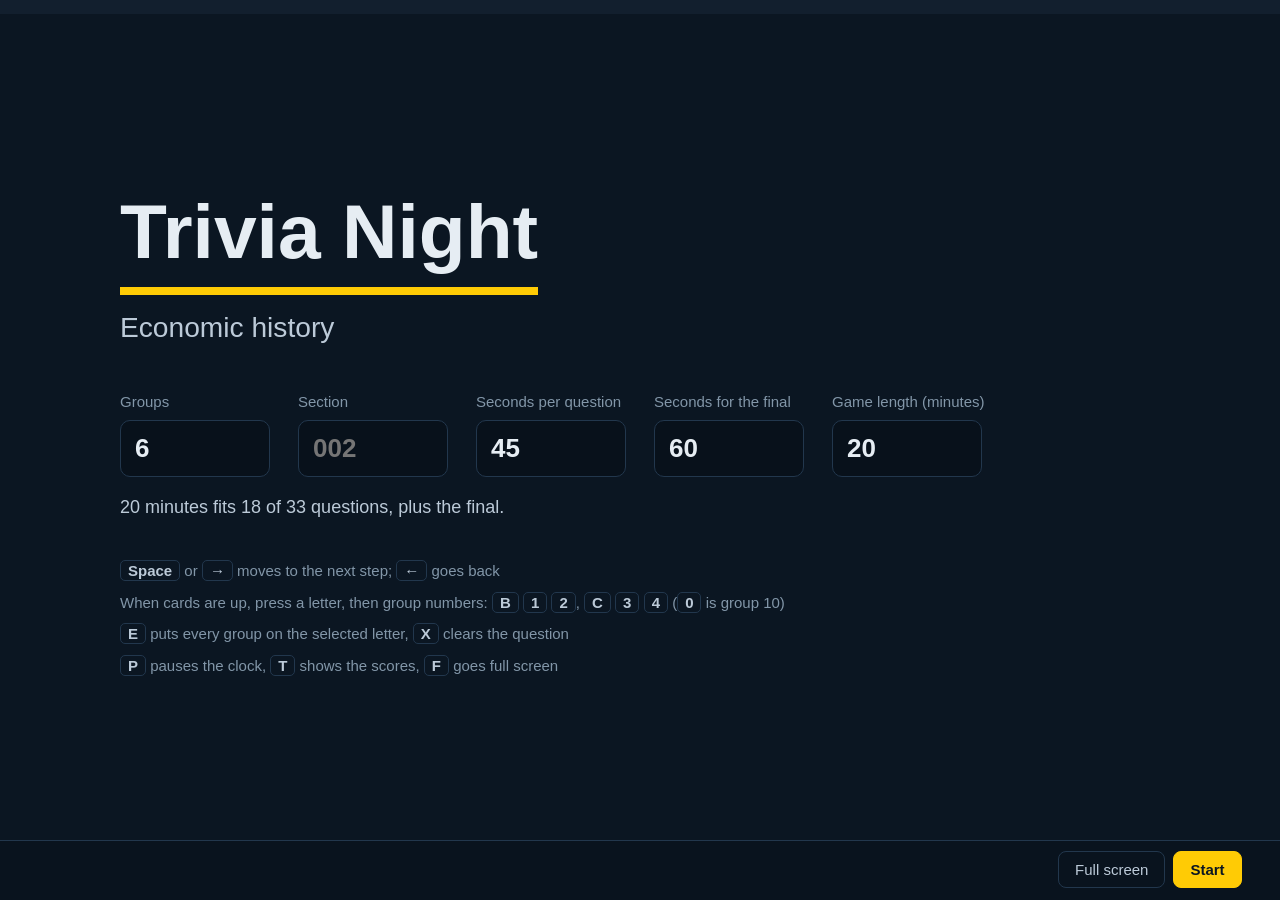
<file: pubpol201/week6/index.html>
<!DOCTYPE html>
<html lang="en">
<head>
<meta charset="utf-8">
<meta name="viewport" content="width=device-width, initial-scale=1">
<title>Trivia Night</title>
<style>
  :root{
    --bg:#0B1622; --panel:#121F2E; --line:#22374d; --ink:#E6EDF3; --dim:#BCCAD8;
    --muted:#8296A8; --maize:#FFCB05; --amber:#E8A33D; --green:#4FB477; --red:#E0745C;
  }
  *{box-sizing:border-box}
  html,body{height:100%;margin:0}
  body{display:flex;flex-direction:column;overflow:hidden;background:var(--bg);color:var(--ink);
       font:16px/1.35 -apple-system,BlinkMacSystemFont,"Segoe UI",Helvetica,Arial,sans-serif}
  button{font-family:inherit;cursor:pointer}
  button:focus-visible,input:focus-visible{outline:3px solid var(--maize);outline-offset:2px}
  .hidden{display:none !important}

  /* the countdown: a bar that drains across the top, plus the big number */
  #bar{flex:none;height:14px;background:var(--panel)}
  #barFill{height:100%;width:0;background:var(--maize);transition:width .25s linear}
  #barFill.low{background:var(--amber)}

  #stage{flex:1;min-height:0;overflow:auto;display:flex;flex-direction:column;gap:2.4vh;padding:2.4vh 4vw 1.6vh}

  .head{flex:none;display:flex;justify-content:space-between;align-items:center;gap:2vw}
  .where{color:var(--muted);font-size:clamp(1rem,1.7vw,1.7rem)}
  .clock{font-size:clamp(2.6rem,min(7.5vw,12vh),7rem);font-weight:800;line-height:1;color:var(--maize);
         font-variant-numeric:tabular-nums}
  .clock.low{color:var(--amber)}
  .clock.paused{color:var(--muted)}
  .clock.done{opacity:.15}

  .question{flex:none;max-width:46ch;font-size:clamp(1.4rem,min(3.4vw,5.6vh),3.4rem);font-weight:700;line-height:1.2}
  .question.long{font-size:clamp(1.25rem,min(2.8vw,4.6vh),2.8rem)}
  .question.final{font-size:clamp(1.9rem,4.4vw,4.4rem);margin-top:2vh}
  .finalbody{flex:none;display:flex;align-items:center;gap:3vw;margin-top:2vh}
  .finalbody .question.final{flex:1;margin-top:0;font-size:clamp(1.6rem,min(3.6vw,6vh),3.8rem)}
  .clue{flex:none;max-width:40vw;max-height:44vh;border-radius:12px;border:1px solid var(--line)}

  .opts{flex:1 0 auto;display:grid;grid-template-columns:1fr 1fr;gap:1.6vw}
  .opts.long .opt{font-size:clamp(1rem,min(2vw,3.3vh),2.1rem)}
  .opts.longer .opt{font-size:clamp(.9rem,min(1.65vw,2.8vh),1.75rem)}
  .opt{display:grid;grid-template-columns:auto 1fr;align-items:center;column-gap:1.4vw;row-gap:1.2vh;
       padding:min(1.2vw,2vh) 1.8vw;background:var(--panel);border:3px solid var(--line);border-radius:14px;
       font-size:clamp(1.1rem,min(2.5vw,4vh),2.6rem);transition:opacity .35s,border-color .35s}
  .opt.pick{outline:2px dashed var(--dim);outline-offset:5px}
  .letter{display:grid;place-items:center;width:1.9em;height:1.9em;border-radius:50%;
          border:3px solid var(--maize);color:var(--maize);font-weight:800}
  .revealed .opt{opacity:.3}
  .revealed .opt.right{opacity:1;border-color:var(--maize)}
  .revealed .opt.right .letter{background:var(--maize);color:var(--bg)}

  /* which groups held up each letter */
  .chips{grid-column:2;display:flex;flex-wrap:wrap;gap:.4em;font-size:clamp(.8rem,min(1.3vw,2.1vh),1.3rem)}
  .chip{width:2em;height:2em;padding:0;border-radius:50%;font:inherit;font-weight:700;color:var(--muted);
        background:transparent;border:2px solid var(--line);opacity:.6}
  .chip.on{opacity:1;color:var(--bg);background:var(--ink);border-color:var(--ink)}
  .revealed .opt.right .chip.on{background:var(--maize);border-color:var(--maize)}

  .status{flex:none;min-height:clamp(2.6rem,min(7vw,10vh),6.5rem);display:flex;flex-direction:column;
          align-items:center;justify-content:center;gap:1vh;text-align:center}
  .status.tall{flex:1}
  .banner{font-size:clamp(1.8rem,min(5.5vw,8.5vh),5.5rem);font-weight:900;color:var(--maize);animation:pop .3s ease-out}
  @keyframes pop{from{transform:scale(.85);opacity:0}to{transform:scale(1);opacity:1}}
  .note{max-width:60ch;color:var(--dim);font-size:clamp(1rem,min(2vw,3.2vh),2rem)}
  .answer{font-size:clamp(2.6rem,6.5vw,6rem);font-weight:900;line-height:1.1;color:var(--maize)}

  .title{flex:none;font-size:clamp(1.8rem,3.6vw,3.4rem);font-weight:800;color:var(--maize)}

  /* standings */
  .board{flex:none;display:flex;flex-direction:column;gap:1.1vh}
  .row{display:grid;grid-template-columns:4.5em 6.5em 1fr 2.5em;align-items:center;gap:1.4vw;
       font-size:clamp(1.1rem,2.1vw,2rem)}
  .board.bets .row{grid-template-columns:4.5em 6.5em 1fr 2.5em 6.5em}
  .place{color:var(--muted);font-weight:700}
  .gname{font-weight:700}
  .barwrap{height:.85em;overflow:hidden;background:var(--panel);border-radius:6px}
  .barin{display:block;height:100%;background:var(--dim)}
  .pts{text-align:right;font-weight:800;font-variant-numeric:tabular-nums}
  .row.top .place,.row.top .gname,.row.top .pts{color:var(--maize)}
  .row.top .barin{background:var(--maize)}
  .finalcat{flex:none;margin-top:1vh;font-size:clamp(1.5rem,3vw,2.8rem)}
  .finalcat .label{color:var(--muted)}
  .finalcat .cat{font-weight:800}

  /* bets and scoring the final */
  .wager{display:flex;align-items:center;gap:.4em;color:var(--muted)}
  .wager input{width:4em;padding:.2em .4em;font:inherit;font-weight:700;color:var(--ink);
               background:#08111b;border:1px solid var(--line);border-radius:8px}
  .answerline{flex:none;color:var(--dim);font-size:clamp(1.3rem,2.4vw,2.2rem)}
  .answerline b{color:var(--ink)}
  .scoring{display:flex;flex-direction:column;gap:1vh}
  .srow{display:grid;grid-template-columns:6.5em 5.5em 8.5em auto auto 1fr;align-items:center;gap:1.2vw;
        padding:.45em 1em;background:var(--panel);border:1px solid var(--line);border-radius:10px;
        font-size:clamp(1.05rem,1.9vw,1.8rem)}
  .before{color:var(--muted)}
  .after{text-align:right;font-size:1.3em;font-weight:900;font-variant-numeric:tabular-nums}
  .after.up{color:var(--green)}
  .after.down{color:var(--red)}

  /* setup */
  .setup{margin:auto;width:100%;max-width:1040px}
  .setup .title{display:inline-block;padding-bottom:.04em;border-bottom:8px solid var(--maize);
                font-size:clamp(2.6rem,6vw,5.5rem);color:var(--ink)}
  .sub{margin-top:.5em;color:var(--dim);font-size:clamp(1.2rem,2.2vw,2rem)}
  .fields{display:flex;flex-wrap:wrap;gap:28px;margin:5vh 0 2vh}
  .fields label{display:flex;flex-direction:column;gap:8px;color:var(--muted);font-size:15px}
  .fields input{width:150px;padding:10px 14px;font:inherit;font-size:26px;font-weight:700;color:var(--ink);
                background:#08111b;border:1px solid var(--line);border-radius:10px}
  .fit{margin-bottom:4vh;color:var(--dim);font-size:18px}
  .keys{color:var(--muted);font-size:15px;line-height:2.1}
  .keys b{padding:1px 7px;color:var(--dim);font-weight:600;border:1px solid var(--line);border-radius:5px}

  /* presenter controls: quiet, at the bottom */
  #controls{flex:none;display:flex;justify-content:space-between;align-items:center;gap:12px;flex-wrap:wrap;
            padding:10px 3vw 12px;background:#09131e;border-top:1px solid var(--line)}
  #controls .left,#controls .right{display:flex;align-items:center;gap:8px;flex-wrap:wrap}
  .btn{padding:9px 16px;font-size:15px;color:var(--dim);background:transparent;border:1px solid var(--line);border-radius:8px}
  .btn:hover{color:var(--ink);border-color:var(--maize)}
  .btn.primary{color:var(--bg);background:var(--maize);border-color:var(--maize);font-weight:700}
  .btn.res{padding:.35em .9em;font-size:.75em}
  .btn.res.on-right{color:var(--bg);background:var(--green);border-color:var(--green);font-weight:700}
  .btn.res.on-wrong{color:var(--bg);background:var(--red);border-color:var(--red);font-weight:700}
  .hint{color:var(--muted);font-size:14px}

  /* scores overlay (T) */
  #overlay{position:fixed;inset:0;z-index:10;display:flex;align-items:center;justify-content:center;background:rgba(6,12,19,.94)}
  #overlay .panel{width:min(1000px,92vw);padding:3vh 3vw;background:var(--panel);border:1px solid var(--line);border-radius:14px}
  #overlay .title{margin-bottom:2vh}
  #overlay .hint{margin-top:2vh}

  @media (max-width:700px){ .opts{grid-template-columns:1fr} .finalbody{flex-direction:column} .clue{max-width:100%} }
  @media (prefers-reduced-motion:reduce){ *{animation:none !important;transition:none !important} }
</style>
</head>
<body>
<div id="bar"><div id="barFill"></div></div>
<main id="stage"></main>
<footer id="controls"></footer>
<div id="overlay" class="hidden"></div>

<script>
/* =======================================================================
   TRIVIA NIGHT
   Edit CONFIG, QUESTIONS and FINAL. Everything below "machinery" can be
   left alone.
   ======================================================================= */

const CONFIG = {
  TITLE:             "Trivia Night",
  SUBTITLE:          "Economic history",
  GROUPS:            6,     // default on the setup screen
  SECONDS:           45,    // per question
  FINAL_SECONDS:     60,
  GAME_MINUTES:      20,    // default game length; leave the box blank in the game to play every question
  QUESTION_OVERHEAD: 10,    // seconds per question for reading, the reveal, and entering answers
  FINAL_OVERHEAD:    120,   // seconds set aside for bets and scoring the final
  SOUND:             true,  // beep when time runs out
  SHUFFLE:           true   // new question order each game; the final always comes last
};

// One block per question: the right answer, three wrong ones, and an optional note
// shown with the answer. Write them in any order; each game shuffles the questions
// and the options. Options starting "All of the above", "None of the above", or
// "Trick question" always stay in the last slot.
const QUESTIONS = [
  {
    q:     "What is economic history?",
    right: "The history of past economic events",
    wrong: ["The history of economic thought", "The study of how societies allocate scarce resources", "The use of past data to forecast the economy"],
    note:  "Economic history studies past economies and what happened in them. The history of economic thought studies past ideas about the economy."
  },
  {
    q:     "In 1870, most people...",
    right: "All of the above",
    wrong: ["Were often hungry and cold, hot, or wet", "Had little leisure", "Wore hats"],
    note:  "Work left little time for leisure, homes were too hot or too cold, and going out without a hat was rare."
  },
  {
    q:     "Which of these could a millionaire have in 1870?",
    right: "Refrigeration",
    wrong: ["Electric light", "Telephones", "Antibiotics"],
    note:  "Refrigeration didn't need electricity: ice cut in winter kept food cold for anyone who could pay. Electric refrigerators came in the 20th century."
  },
  {
    q:     "Where did the Industrial Revolution begin?",
    right: "Britain",
    wrong: ["The Netherlands", "The United States", "Germany"],
    note:  "It began in Britain in the mid-1700s, with steam power and textile mills."
  },
  {
    q:     "In the decades after 1870, which country became the center of innovation?",
    right: "The United States",
    wrong: ["Britain", "France", "Japan"],
    note:  "The U.S. took the lead in new technology after 1870, with Germany close behind in chemicals and electrical equipment."
  },
  {
    q:     "According to the Communist Manifesto, how many classes were there before the Industrial Revolution?",
    right: "Tons",
    wrong: ["1", "2", "3"],
    note:  "Earlier societies had \"a manifold gradation of social rank\": lords, vassals, guild-masters, journeymen, apprentices, serfs."
  },
  {
    q:     "According to the Communist Manifesto, how many classes were there after the Industrial Revolution?",
    right: "2",
    wrong: ["1", "3", "Tons"],
    note:  "Bourgeoisie and proletariat: \"two great hostile camps.\""
  },
  {
    q:     "According to the Communist Manifesto, what happens to small shopkeepers and artisans as industry grows?",
    right: "They sink into the proletariat",
    wrong: ["They grow into a stable middle class", "They lead the workers' revolution", "They rise into the bourgeoisie"],
    note:  "They can't compete with large-scale industry, so they sink into the working class. The Manifesto calls them conservative, not revolutionary."
  },
  {
    q:     "According to the Communist Manifesto, the bourgeoisie is driven to ________?",
    right: "Constantly expand",
    wrong: ["Preserve tradition", "Protect national industries", "Raise workers' wages"],
    note:  "The need for ever-wider markets chases the bourgeoisie across the whole globe."
  },
  {
    q:     "For Marx, a factory worker who gets a big raise is...",
    right: "Still alienated, with no control over work or product",
    wrong: ["No longer alienated, now that the pay is fair", "No longer alienated, once the product is affordable", "Alienated only from coworkers who resent the raise"],
    note:  "Alienation isn't about pay. Workers are cut off from their product, their work, their own nature, and each other, whatever the wage. Marx called higher wages \"better payment for the slave.\""
  },
  {
    q:     "A factory worker in 1848 is legally free to quit and work for anyone else. How would Marx and Engels see that freedom?",
    right: "Mostly empty, since the worker must sell labor somewhere or go hungry",
    wrong: ["A real protection, since no one can be forced to work for anyone", "Fair only if it would be chosen behind a veil of ignorance", "Justified if it produces the greatest total happiness"],
    note:  "Legal freedom means little when economic conditions leave no real choice. The other answers are Nozick, Rawls, and the utilitarians."
  },
  {
    q:     "How did Marx and Engels view individual rights?",
    right: "Mostly hollow, given economic realities",
    wrong: ["Inviolable, whatever the consequences", "The first priority of a just society", "Worth it only if they raise happiness"],
    note:  "Rights mean little when economic conditions leave no real choice. The other answers are Nozick, Rawls, and the utilitarians."
  },
  {
    q:     "Utilitarians judge a life by happiness. Marx judged it by...",
    right: "How people spend their time",
    wrong: ["How much people own", "How equal people are", "Which class people belong to"],
    note:  "For Marx, a good life is free, self-directed activity, not just feeling satisfied."
  },
  {
    q:     "Marx and Engels correctly predicted that unregulated capitalism would...",
    right: "Provoke a political backlash",
    wrong: ["Collapse on its own", "Make workers steadily poorer", "Stay mostly in Europe"],
    note:  "They saw the backlash coming. But capitalism didn't collapse on its own, and workers in rich countries got richer, not poorer."
  },
  {
    q:     "In the Manifesto, capitalist crises come from...",
    right: "Producing too much",
    wrong: ["Producing too little", "Bad harvests", "Government meddling"],
    note:  "More goods than can be sold at a profit, not more than people need. In any earlier era, the Manifesto says, that would have seemed absurd."
  },
  {
    q:     "Which Manifesto demand is now standard U.S. policy?",
    right: "A progressive income tax",
    wrong: ["Abolishing inheritance", "Industrial armies for farming", "Abolishing private land"],
    note:  "A progressive income tax was demand #2 of 10. A central bank and free public schools also made the 1848 list."
  },
  {
    q:     "The second industrial revolution was powered mainly by...",
    right: "Electricity and engines",
    wrong: ["Steam and textiles", "Steel manufacturing and mass production", "Refrigeration and antibiotics"],
    note:  "Electricity and the internal combustion engine were the general-purpose technologies. Mass production came downstream, once electric motors reached the factory floor."
  },
  {
    q:     "Which of these is exponential growth?",
    right: "Growing 1% a year, every year",
    wrong: ["Adding $1 trillion every year", "Growing 50% once, then holding steady", "Growing 20%, then 10%, then 5%"],
    note:  "Exponential means growing by a steady percentage, however small. A fixed trillion a year never compounds."
  },
  {
    q:     "At 2% growth a year, about how long until living standards double?",
    right: "36 years",
    wrong: ["50 years", "72 years", "144 years"],
    note:  "Divide 72 by the growth rate: at 2%, about 36 years. Fifty years assumes the economy adds the same amount every year."
  },
  {
    q:     "Which of these helped the US industrialize quickly after 1870?",
    right: "Immigration",
    wrong: ["Lower wages than Britain", "Free trade with Europe", "Government-run industry"],
    note:  "The U.S. stayed largely open to European immigrants until the 1920s. Immigrants supplied workers and a big share of inventors and founders, like Bell, Tesla, and Carnegie. Higher U.S. wages are what drew them."
  },
  {
    q:     "Which was NOT one of Hausman's reasons for the US lead?",
    right: "A strong central government",
    wrong: ["Its huge size", "A fluid class structure", "Good public schools"],
    note:  "The 19th-century federal government was small. His reasons included size, natural resources, a fluid class structure (for white men), and public schools outside the South."
  },
  {
    q:     "In 1870, food eaten at home took about how much of the household budget?",
    right: "Nearly half",
    wrong: ["About a tenth", "About a quarter", "About three-quarters"],
    note:  "Nearly half of household spending went to food eaten at home. With consumption at about 76% of GDP, that's roughly a third of the whole economy. Today it's well under a tenth of spending."
  },
  {
    q:     "A quarter of people die at birth, and the rest live to 80. What is life expectancy?",
    right: "60",
    wrong: ["20", "40", "80"],
    note:  "Three-quarters live to 80 and a quarter count as zero: 0.75 \u00d7 80 = 60. Splitting the difference only works when it's half and half."
  },
  {
    q:     "In the 1870s, which everyday food was a major killer of young children?",
    right: "Milk",
    wrong: ["Pork", "Canned food", "Bread"],
    note:  "Unpasteurized milk spread tuberculosis, typhoid, and deadly infant diarrhea, and city milk was often watered down or came from sick cows. Pasteurization didn't become standard until the early 1900s."
  },
  {
    q:     "Which of Hausman's reasons for low life expectancy applied mainly to the South?",
    right: "Mosquito-borne disease",
    wrong: ["Poor sanitation", "Industrial accidents", "Poor diet"],
    note:  "Malaria and yellow fever, spread by mosquitoes, hit the South hardest. The rest of his list applied nationwide, with accidents concentrated where the industry was."
  },
  {
    q:     "Why did people in 1870 prefer coffee or alcohol over water?",
    right: "Waterborne disease",
    wrong: ["Cultural preference", "Availability", "Trick question; they didn't"],
    note:  "Untreated water spread cholera and typhoid. Coffee and beer both start with boiled water, which kills germs."
  },
  {
    q:     "Compared to urban life, rural living...",
    right: "Was socially isolated",
    wrong: ["Had more disease", "Had more free time", "Had less to eat"],
    note:  "Farm families often lived miles from neighbors, with no phone, slow mail, and bad roads. They were healthier and better fed than city dwellers, but the work never stopped."
  },
  {
    q:     "What was a \"mail order catalog\"?",
    right: "The Amazon of its day",
    wrong: ["The Yelp of its day", "The Wikipedia of its day", "The UPS of its day"],
    note:  "Montgomery Ward (1872) and Sears (1888) sold everything from clothes to farm tools by mail. Rural Free Delivery (1896) and parcel post (1913) brought the orders right to the farm."
  },
  {
    q:     "McCloskey says to avoid jargon and complex writing, except when...",
    right: "You want to hide what you mean",
    wrong: ["Writing for academics", "You need to impress", "The subject is complicated"],
    note:  "Only when the goal is to obscure, like a politician using a lot of words to say very little. Otherwise write plainly, even about hard subjects."
  },
  {
    q:     "In 1870, what share of American workers worked in farming?",
    right: "Nearly half",
    wrong: ["About a tenth", "About a quarter", "About three-quarters"],
    note:  "46% of workers farmed in 1870, even though 75% of Americans lived in rural areas. Today it's about 1%."
  },
  {
    q:     "In 1870, what share of men in their sixties were still working?",
    right: "About 95%",
    wrong: ["About 40%", "About 60%", "About 75%"],
    note:  "With no pensions or Social Security, men worked until they physically couldn't. Today, about 60% of men in their early sixties work."
  },
  {
    q:     "What did you need to practice medicine in 1870?",
    right: "Nothing at all",
    wrong: ["A medical degree", "A state license", "An apprenticeship"],
    note:  "There was no licensing in 1870; states added it gradually afterward. Harvard's president called the average medical graduate's incompetence \"horrible to contemplate.\""
  },
  {
    q:     "What was the \"American system\" that stunned visitors at London's 1851 Crystal Palace?",
    right: "Interchangeable parts",
    wrong: ["The moving assembly line", "Piece-rate pay", "Water-powered mills"],
    note:  "Colt's revolvers were built from interchangeable parts, a method that became known as the American system. The moving assembly line came with Ford in 1913."
  }
];

// The wager question: open-ended, no options.
const FINAL = {
  category: "The Communist Manifesto",
  q:        "Finish the Manifesto's line: the bourgeoisie produces, above all, its own ________.",
  answer:   "Grave-diggers",
  note:     "\"What the bourgeoisie therefore produces, above all, are its own grave-diggers.\" By gathering workers together, industry creates the class that will bury it.",
  image:    "digger"   // optional picture shown with the question; it lives in IMAGES at the bottom of the file
};

/* =============================== machinery =============================== */

const PINNED = /^(all of the above|none of the above|trick question)/i;   // options that always go last
const letter = i => String.fromCharCode(65 + i);                          // 0 is A, 1 is B, and so on
const $   = id => document.getElementById(id);
const esc = s => String(s ?? "").replace(/[&<>"]/g, c => ({ "&": "&amp;", "<": "&lt;", ">": "&gt;", '"': "&quot;" }[c]));

let S = { phase: "setup" };    // the whole game lives here
let last = { groups: CONFIG.GROUPS, section: "", seconds: CONFIG.SECONDS, finalSeconds: CONFIG.FINAL_SECONDS, minutes: CONFIG.GAME_MINUTES };
let tick = null;
let audio = null;

/* ---------- building a game ---------- */

// a fresh random order (Fisher-Yates)
function shuffled(list) {
  const out = list.slice();
  for (let i = out.length - 1; i > 0; i--) {
    const j = Math.floor(Math.random() * (i + 1));
    [out[i], out[j]] = [out[j], out[i]];
  }
  return out;
}
// one question with its options shuffled; "all of the above" and the like stay last
function prepare(item) {
  const all     = [item.right, ...item.wrong];
  const pinned  = all.filter(o => PINNED.test(o));
  const loose   = all.filter(o => !PINNED.test(o));
  const options = shuffled(loose).concat(pinned);
  return { q: item.q, note: item.note, options, answer: options.indexOf(item.right) };
}
// how many questions fit in the time, after setting aside time for the final
function questionsThatFit(minutes, seconds, finalSeconds) {
  if (!minutes) return QUESTIONS.length;
  const budget = minutes * 60 - (finalSeconds + CONFIG.FINAL_OVERHEAD);
  const n = Math.floor(budget / (seconds + CONFIG.QUESTION_OVERHEAD));
  return Math.max(1, Math.min(QUESTIONS.length, n));
}
// the numbers in the setup boxes, with sensible fallbacks
function setupNumbers() {
  return {
    groups:       Math.max(2, Math.min(12, Math.round(Number($("inGroups").value)) || CONFIG.GROUPS)),
    section:      $("inSection").value.trim(),
    seconds:      Math.max(5, Math.round(Number($("inSecs").value)) || CONFIG.SECONDS),
    finalSeconds: Math.max(5, Math.round(Number($("inFinal").value)) || CONFIG.FINAL_SECONDS),
    minutes:      Math.max(0, Math.round(Number($("inMinutes").value)) || 0)
  };
}
function updateFit() {
  const v = setupNumbers();
  const n = questionsThatFit(v.minutes, v.seconds, v.finalSeconds);
  $("fit").textContent = v.minutes
    ? `${v.minutes} minutes fits ${n} of ${QUESTIONS.length} questions, plus the final.`
    : `No game length set: all ${QUESTIONS.length} questions, plus the final.`;
}
function wireSetup() {
  ["inGroups", "inSecs", "inFinal", "inMinutes"].forEach(id => $(id).addEventListener("input", updateFit));
  updateFit();
}

/* ---------- scores ---------- */

function groupList() {
  return Array.from({ length: S.groups }, (_, g) => g);
}
function correctIndex(q) {
  return S.qs[q].answer;
}
function countRight(q) {
  const c = correctIndex(q);
  return S.answers[q].filter(x => x === c).length;
}
// a question counts once its answer has been revealed
function baseScore(g) {
  let s = 0;
  S.answers.forEach((a, q) => { if (S.revealed[q] && a[g] === correctIndex(q)) s++; });
  return s;
}
// a bet can't be negative or bigger than the group's score
function wagerFor(g) {
  const w = Math.floor(Number(S.final[g].wager) || 0);
  return Math.max(0, Math.min(w, baseScore(g)));
}
function totalScore(g) {
  const r = S.final[g].result;
  if (r === "right") return baseScore(g) + wagerFor(g);
  if (r === "wrong") return baseScore(g) - wagerFor(g);
  return baseScore(g);
}
// highest first; tied groups share a place
function ranked(scoreOf) {
  const rows = groupList().map(g => ({ g, score: scoreOf(g) }));
  rows.sort((a, b) => b.score - a.score || a.g - b.g);
  for (const r of rows) {
    r.place = 1 + rows.filter(o => o.score > r.score).length;
    r.tie   = rows.filter(o => o.score === r.score).length > 1;
  }
  return rows;
}
function ordinal(n) {
  const s = ["th", "st", "nd", "rd"], v = n % 100;
  return n + (s[(v - 20) % 10] || s[v] || s[0]);
}

/* ---------- saving the results ---------- */

// one row per group per question played, plus one row per group for the final
function resultsCSV(stamp) {
  const cell = v => { const t = String(v ?? ""); return /[",\n]/.test(t) ? '"' + t.replace(/"/g, '""') + '"' : t; };
  const rows = [["timestamp", "section", "group", "question_no", "question", "chose_letter", "chose_answer",
                 "correct_letter", "correct_answer", "correct", "points", "wager", "total_score"]];
  for (const g of groupList()) {
    const total = totalScore(g);
    S.qs.forEach((Q, q) => {
      const a = S.answers[q][g];
      if (!S.revealed[q] && S.answers[q].every(x => x === null)) return;   // never got to this one
      const right = a !== null && a === Q.answer;
      rows.push([stamp, S.section, g + 1, q + 1, Q.q,
                 a === null ? "" : letter(a), a === null ? "" : Q.options[a],
                 letter(Q.answer), Q.options[Q.answer],
                 S.revealed[q] ? (right ? "TRUE" : "FALSE") : "",
                 S.revealed[q] ? (right ? 1 : 0) : "",
                 "", total]);
    });
    const f = S.final[g], w = wagerFor(g);
    rows.push([stamp, S.section, g + 1, "final", FINAL.q, "", "", "", FINAL.answer,
               f.result === "right" ? "TRUE" : f.result === "wrong" ? "FALSE" : "",
               f.result === "right" ? w : f.result === "wrong" ? -w : 0,
               f.wager === "" ? "" : w, total]);
  }
  return "\ufeff" + rows.map(r => r.map(cell).join(",")).join("\n") + "\n";
}
// save as trivia_sec002_2026-10-09_1047.csv in the browser's Downloads folder
function downloadResults() {
  const now = new Date(), pad = n => String(n).padStart(2, "0");
  const day   = `${now.getFullYear()}-${pad(now.getMonth() + 1)}-${pad(now.getDate())}`;
  const time  = `${pad(now.getHours())}:${pad(now.getMinutes())}`;
  const name  = `trivia_${S.section ? "sec" + S.section + "_" : ""}${day}_${time.replace(":", "")}.csv`;
  const blob  = new Blob([resultsCSV(`${day} ${time}`)], { type: "text/csv" });
  const link  = document.createElement("a");
  link.href = URL.createObjectURL(blob);
  link.download = name;
  document.body.appendChild(link);
  link.click();
  link.remove();
  setTimeout(() => URL.revokeObjectURL(link.href), 2000);
  S.exported = name;
  if (S.phase === "final-standings") render();
}

/* ---------- timer ---------- */

function startTimer(seconds) {
  stopTimer();
  S.timer = { total: seconds, remaining: seconds, end: Date.now() + seconds * 1000, running: true };
  tick = setInterval(updateTimer, 100);
  updateTimer();
}
function stopTimer() {
  clearInterval(tick);
  tick = null;
  if (S.timer) S.timer.running = false;
}
function pauseResume() {
  const t = S.timer;
  if (!t || !(S.phase === "answering" || S.phase === "final-q")) return;
  if (t.running) {
    t.remaining = Math.max(0, (t.end - Date.now()) / 1000);
    stopTimer();
  } else {
    t.end = Date.now() + t.remaining * 1000;
    t.running = true;
    tick = setInterval(updateTimer, 100);
  }
  updateTimer();
  renderControls();
}
function updateTimer() {
  const t = S.timer;
  if (!t) return;
  if (t.running) t.remaining = Math.max(0, (t.end - Date.now()) / 1000);
  const low = t.remaining <= 10;
  const clock = $("clock");
  if (clock) {
    clock.textContent = Math.ceil(t.remaining);
    clock.className = "clock" + (t.running ? (low ? " low" : "") : " paused");
  }
  const fill = $("barFill");
  fill.style.width = (100 * t.remaining / t.total) + "%";
  fill.classList.toggle("low", low);
  if (t.running && t.remaining <= 0) timeUp();
}
// time ran out, or the presenter called it early
function timeUp() {
  stopTimer();
  if (S.timer) S.timer.remaining = 0;
  S.phase = (S.phase === "final-q") ? "final-down" : "show";
  beep();
  render();
}

/* ---------- sound ---------- */

function unlockAudio() {
  if (!CONFIG.SOUND) return;
  try {
    audio = audio || new (window.AudioContext || window.webkitAudioContext)();
    if (audio.state === "suspended") audio.resume();
  } catch (e) { audio = null; }
}
function beep() {
  if (!CONFIG.SOUND || !audio) return;
  try {
    const t0 = audio.currentTime, osc = audio.createOscillator(), gain = audio.createGain();
    osc.type = "sine";
    osc.frequency.value = 880;
    gain.gain.setValueAtTime(0.0001, t0);
    gain.gain.exponentialRampToValueAtTime(0.35, t0 + 0.02);
    gain.gain.exponentialRampToValueAtTime(0.0001, t0 + 0.6);
    osc.connect(gain);
    gain.connect(audio.destination);
    osc.start(t0);
    osc.stop(t0 + 0.65);
  } catch (e) {}
}

/* ---------- game flow ---------- */

function startGame() {
  const v = setupNumbers();
  last = v;
  const n    = questionsThatFit(v.minutes, v.seconds, v.finalSeconds);
  const pool = CONFIG.SHUFFLE ? shuffled(QUESTIONS) : QUESTIONS.slice();
  const qs   = pool.slice(0, n).map(prepare);
  S = {
    phase:        "answering",
    groups:       v.groups,
    section:      v.section,
    seconds:      v.seconds,
    finalSeconds: v.finalSeconds,
    q:            0,
    qs:           qs,                                         // this game's questions, options shuffled
    answers:      qs.map(() => Array(v.groups).fill(null)),   // answers[q][g]: the option a group held up
    revealed:     qs.map(() => false),
    pick:         null,                                       // the letter being entered
    final:        Array.from({ length: v.groups }, () => ({ wager: "", result: null })),
    timer:        null,
    scores:       false,
    exported:     ""                                          // name of the results file, once saved
  };
  unlockAudio();
  startQuestion();
}
function startQuestion() {
  stopTimer();
  S.timer = null;
  S.pick = null;
  S.phase = "answering";
  render();
  startTimer(S.seconds);
}
function reveal() {
  S.revealed[S.q] = true;
  S.pick = null;          // drop the dashed outline so only the right answer stands out
  S.phase = "revealed";
  render();
}
function next() {
  if (S.q < S.qs.length - 1) {
    S.q++;
    startQuestion();
  } else {
    S.pick = null;
    S.phase = "standings";
    render();
  }
}
function back() {
  if (["answering", "show", "revealed"].includes(S.phase) && S.q > 0) {
    stopTimer();
    S.q--;
    S.phase = S.revealed[S.q] ? "revealed" : "show";
  } else if (S.phase === "standings") {
    S.phase = S.revealed[S.q] ? "revealed" : "show";
  } else if (S.phase === "final-standings") {
    S.phase = "final-scoring";
  } else {
    return;
  }
  S.pick = null;
  render();
}
function skipToFinal() {
  stopTimer();
  S.timer = null;
  S.pick = null;
  S.phase = "standings";
  render();
}
function startFinal() {
  stopTimer();
  S.timer = null;
  S.phase = "final-q";
  render();
  startTimer(S.finalSeconds);
}
function revealFinal()      { S.phase = "final-answer";    render(); }
function toScoring()        { S.phase = "final-scoring";   render(); }
function toFinalStandings() {
  S.phase = "final-standings";
  if (!S.exported) downloadResults();
  render();
}
function newGame() {
  if (!confirm("Start a new game? This clears every score.")) return;
  stopTimer();
  S = { phase: "setup" };
  render();
}
// what Space, Enter, the right arrow, or a clicker does at each step
function primary() {
  switch (S.phase) {
    case "answering":     return timeUp();
    case "show":          return reveal();
    case "revealed":      return next();
    case "standings":     return startFinal();
    case "final-q":       return timeUp();
    case "final-down":    return revealFinal();
    case "final-answer":  return toScoring();
    case "final-scoring": return toFinalStandings();
  }
}
function toggleScores() {
  if (S.phase === "setup") return;
  S.scores = !S.scores;
  renderOverlay();
}
function toggleFullscreen() {
  const el = document.documentElement;
  if (!document.fullscreenElement) {
    if (el.requestFullscreen) el.requestFullscreen().catch(() => {});
  } else if (document.exitFullscreen) {
    document.exitFullscreen().catch(() => {});
  }
}

/* ---------- entering what each group held up ---------- */

function entering() {
  return S.phase === "show" || S.phase === "revealed";
}
function pickOption(i) {
  if (!entering() || i >= S.qs[S.q].options.length) return;
  S.pick = i;
  renderEntry();
}
// put group g on option i; if it's already there, take it off
function assign(g, i) {
  if (!entering() || g >= S.groups) return;
  const a = S.answers[S.q];
  a[g] = (a[g] === i) ? null : i;
  S.pick = i;
  renderEntry();
}
function assignKey(g) {
  if (S.pick !== null) assign(g, S.pick);
}
function allOnPick() {
  if (!entering() || S.pick === null) return;
  S.answers[S.q].fill(S.pick);
  renderEntry();
}
function clearAnswers() {
  if (!entering()) return;
  S.answers[S.q].fill(null);
  renderEntry();
}
// update the chips in place, so the banner doesn't replay on every click
function renderEntry() {
  const a = S.answers[S.q];
  document.querySelectorAll(".opt").forEach((card, i) => {
    card.classList.toggle("pick", S.pick === i);
    card.querySelectorAll(".chip").forEach(ch => ch.classList.toggle("on", a[Number(ch.dataset.g)] === i));
  });
  renderControls();
}

/* ---------- screens ---------- */

function render() {
  const fill = $("barFill");
  fill.style.width = "0%";
  fill.classList.remove("low");

  const st = $("stage");
  st.classList.toggle("revealed", S.phase === "revealed");
  if (S.phase === "setup") { st.innerHTML = setupHTML(); wireSetup(); }
  else if (["answering", "show", "revealed"].includes(S.phase)) st.innerHTML = questionHTML();
  else if (S.phase === "standings") { st.innerHTML = standingsHTML(); wireBets(); }
  else if (["final-q", "final-down", "final-answer"].includes(S.phase)) st.innerHTML = finalHTML();
  else if (S.phase === "final-scoring") { st.innerHTML = scoringHTML(); wireBets(); wireResults(); }
  else if (S.phase === "final-standings") st.innerHTML = resultsHTML();

  renderControls();
  renderOverlay();
}

function setupHTML() {
  return `
    <div class="setup">
      <div class="title">${esc(CONFIG.TITLE)}</div>
      <div class="sub">${esc(CONFIG.SUBTITLE)}</div>
      <div class="fields">
        <label>Groups <input id="inGroups" type="number" min="2" max="12" value="${last.groups}"></label>
        <label>Section <input id="inSection" type="text" placeholder="002" value="${esc(last.section)}"></label>
        <label>Seconds per question <input id="inSecs" type="number" min="5" value="${last.seconds}"></label>
        <label>Seconds for the final <input id="inFinal" type="number" min="5" value="${last.finalSeconds}"></label>
        <label>Game length (minutes) <input id="inMinutes" type="number" min="0" value="${last.minutes || ""}"></label>
      </div>
      <div class="fit" id="fit"></div>
      <div class="keys">
        <div><b>Space</b> or <b>&rarr;</b> moves to the next step; <b>&larr;</b> goes back</div>
        <div>When cards are up, press a letter, then group numbers: <b>B</b> <b>1</b> <b>2</b>, <b>C</b> <b>3</b> <b>4</b> (<b>0</b> is group 10)</div>
        <div><b>E</b> puts every group on the selected letter, <b>X</b> clears the question</div>
        <div><b>P</b> pauses the clock, <b>T</b> shows the scores, <b>F</b> goes full screen</div>
      </div>
    </div>`;
}

function questionHTML() {
  const Q = S.qs[S.q], right = correctIndex(S.q), a = S.answers[S.q];
  const timing = S.phase === "answering", entry = entering();
  // smaller type for long questions and options, so everything fits on one screen
  const longest = Math.max(...Q.options.map(o => o.length));
  const optSize = longest > 55 ? " longer" : longest > 32 ? " long" : "";
  const qSize   = Q.q.length > 90 ? " long" : "";
  let status = "";
  if (S.phase === "show") status = `<div class="banner">Show your cards!</div>`;
  if (S.phase === "revealed" && Q.note) status = `<div class="note">${esc(Q.note)}</div>`;
  const chips = i => !entry ? "" : `<div class="chips">${groupList().map(g =>
    `<button class="chip${a[g] === i ? " on" : ""}" data-g="${g}" onclick="assign(${g}, ${i})">${g + 1}</button>`).join("")}</div>`;
  return `
    <div class="head">
      <div class="where">Question ${S.q + 1} of ${S.qs.length}</div>
      <div class="clock${timing ? "" : " done"}" id="clock">${timing ? S.seconds : 0}</div>
    </div>
    <div class="question${qSize}">${esc(Q.q)}</div>
    <div class="opts${optSize}">${Q.options.map((o, i) => `
      <div class="opt${i === right ? " right" : ""}${entry && S.pick === i ? " pick" : ""}">
        <span class="letter">${letter(i)}</span><span>${esc(o)}</span>${chips(i)}
      </div>`).join("")}
    </div>
    <div class="status">${status}</div>`;
}

function standingsHTML() {
  return `
    <div class="head"><div class="where">Before the final</div></div>
    <div class="title">Standings</div>
    ${boardHTML(ranked(baseScore), false, true)}
    <div class="finalcat"><span class="label">Final category:</span> <span class="cat">${esc(FINAL.category)}</span></div>
    <div class="note">Write a wager on your slip: any amount up to your score. Right, you gain it. Wrong, you lose it.</div>`;
}

function finalHTML() {
  const timing = S.phase === "final-q";
  let status = "";
  if (S.phase === "final-down") status = `<div class="banner">Pens down!</div>`;
  if (S.phase === "final-answer") {
    status = `<div class="answer">${esc(FINAL.answer)}</div>` +
             (FINAL.note ? `<div class="note">${esc(FINAL.note)}</div>` : "");
  }
  const img = (FINAL.image && typeof IMAGES !== "undefined") ? IMAGES[FINAL.image] : null;
  return `
    <div class="head">
      <div class="where">Final question: ${esc(FINAL.category)}</div>
      <div class="clock${timing ? "" : " done"}" id="clock">${timing ? S.finalSeconds : 0}</div>
    </div>
    <div class="finalbody">
      <div class="question final">${esc(FINAL.q)}</div>
      ${img ? `<img class="clue" src="${img}" alt="">` : ""}
    </div>
    <div class="status tall">${status}</div>`;
}

function scoringHTML() {
  const order = ranked(baseScore).reverse();    // last place first
  return `
    <div class="head"><div class="where">Scoring the final</div></div>
    <div class="answerline">Answer: <b>${esc(FINAL.answer)}</b></div>
    <div class="scoring">${order.map(r => scoreRowHTML(r.g)).join("")}</div>`;
}
function scoreRowHTML(g) {
  const f = S.final[g], base = baseScore(g);
  return `
    <div class="srow" id="srow${g}">
      <span class="gname">Group ${g + 1}</span>
      <span class="before">${base} ${base === 1 ? "point" : "points"}</span>
      <label class="wager">bet <input type="number" min="0" max="${base}" value="${esc(f.wager)}" data-g="${g}"></label>
      <button class="btn res${f.result === "right" ? " on-right" : ""}" data-g="${g}" data-r="right">Right</button>
      <button class="btn res${f.result === "wrong" ? " on-wrong" : ""}" data-g="${g}" data-r="wrong">Wrong</button>
      <span class="after${f.result === "right" ? " up" : f.result === "wrong" ? " down" : ""}" id="after${g}">${totalScore(g)}</span>
    </div>`;
}
// bet boxes, on the standings screen and when scoring the final
function wireBets() {
  document.querySelectorAll("input[data-g]").forEach(inp => {
    inp.addEventListener("input", () => {
      const g = Number(inp.dataset.g), base = baseScore(g);
      if (inp.value !== "" && Number(inp.value) > base) inp.value = base;
      if (inp.value !== "" && Number(inp.value) < 0) inp.value = 0;
      S.final[g].wager = inp.value;
      if ($("after" + g)) updateScoreRow(g);
    });
  });
}
function wireResults() {
  document.querySelectorAll(".srow .res").forEach(b => {
    b.addEventListener("click", () => {
      const g = Number(b.dataset.g), r = b.dataset.r;
      S.final[g].result = (S.final[g].result === r) ? null : r;   // tap again to undo
      updateScoreRow(g);
    });
  });
}
function updateScoreRow(g) {
  const row = $("srow" + g), r = S.final[g].result;
  row.querySelector('[data-r="right"]').classList.toggle("on-right", r === "right");
  row.querySelector('[data-r="wrong"]').classList.toggle("on-wrong", r === "wrong");
  const after = $("after" + g);
  after.textContent = totalScore(g);
  after.className = "after" + (r === "right" ? " up" : r === "wrong" ? " down" : "");
}

function resultsHTML() {
  return `
    <div class="head"><div class="where">${esc(CONFIG.TITLE)}</div></div>
    <div class="title">Final standings</div>
    ${boardHTML(ranked(totalScore), true, false)}
    ${S.exported ? `<div class="hint">Results saved to your Downloads folder as ${esc(S.exported)}</div>` : ""}`;
}

// a bar per group, highest first, with places (ties share one), and bet boxes if asked
function boardHTML(rows, markTop, withBets) {
  const max = Math.max(1, ...rows.map(r => r.score));
  return `<div class="board${withBets ? " bets" : ""}">${rows.map(r => `
    <div class="row${markTop && r.place === 1 ? " top" : ""}">
      <span class="place">${(r.tie ? "T-" : "") + ordinal(r.place)}</span>
      <span class="gname">Group ${r.g + 1}</span>
      <span class="barwrap"><span class="barin" style="width:${(100 * Math.max(0, r.score) / max).toFixed(1)}%"></span></span>
      <span class="pts">${r.score}</span>
      ${withBets ? `<label class="wager">bet <input type="number" min="0" max="${r.score}" value="${esc(S.final[r.g].wager)}" data-g="${r.g}"></label>` : ""}
    </div>`).join("")}</div>`;
}

function renderControls() {
  const btn = (label, fn, cls = "") => `<button class="btn ${cls}" onclick="${fn}">${label}</button>`;
  const t = S.timer;
  const paused = !!t && !t.running && t.remaining > 0;
  let lhs = "", rhs = "";

  switch (S.phase) {
    case "setup":
      rhs = btn("Start", "startGame()", "primary");
      break;
    case "answering":
      lhs = btn(paused ? "Resume" : "Pause", "pauseResume()");
      rhs = (S.q > 0 ? btn("Back", "back()") : "") + btn("Call time", "timeUp()", "primary");
      break;
    case "show":
    case "revealed": {
      const a = S.answers[S.q];
      const missing = groupList().filter(g => a[g] === null).map(g => g + 1);
      let msg = "";
      if (S.phase === "revealed") msg += `Got it right: ${countRight(S.q)} of ${S.groups}. `;
      msg += S.pick === null ? "Press a letter, then group numbers. " : `Entering ${letter(S.pick)}. `;
      msg += missing.length ? `Not entered: ${missing.join(", ")}.` : "Every group entered.";
      lhs = `<span class="hint">${msg}</span>` +
            (S.pick !== null ? btn(`All on ${letter(S.pick)}`, "allOnPick()") : "") +
            btn("Clear answers", "clearAnswers()");
      rhs = (S.q > 0 ? btn("Back", "back()") : "") +
            (S.phase === "show"
              ? btn("Reveal answer", "reveal()", "primary")
              : btn(S.q < S.qs.length - 1 ? "Next question" : "Go to the final", "next()", "primary"));
      break;
    }
    case "standings":
      lhs = `<span class="hint">Collect the slips and type each group's bet, then show the question.</span>`;
      rhs = btn("Back", "back()") + btn("Show the final question", "startFinal()", "primary");
      break;
    case "final-q":
      lhs = btn(paused ? "Resume" : "Pause", "pauseResume()");
      rhs = btn("Call time", "timeUp()", "primary");
      break;
    case "final-down":
      rhs = btn("Reveal answer", "revealFinal()", "primary");
      break;
    case "final-answer":
      rhs = btn("Score the final", "toScoring()", "primary");
      break;
    case "final-scoring":
      lhs = `<span class="hint">Starting from last place, tap Right or Wrong for each group; tap again to undo. Bets can still be fixed here.</span>`;
      rhs = btn("Show final standings", "toFinalStandings()", "primary");
      break;
    case "final-standings":
      rhs = btn("Back", "back()") + btn("Download results", "downloadResults()") + btn("New game", "newGame()");
      break;
  }
  const inQuestions = ["answering", "show", "revealed"].includes(S.phase);
  const lastShown = S.phase === "revealed" && S.q === S.qs.length - 1;   // "Go to the final" covers it
  const util = (inQuestions && !lastShown ? btn("Skip to the final", "skipToFinal()") : "") +
               (S.phase === "setup" ? "" : btn("Scores", "toggleScores()")) +
               btn("Full screen", "toggleFullscreen()");
  $("controls").innerHTML = `<div class="left">${lhs}</div><div class="right">${util}${rhs}</div>`;
}

function renderOverlay() {
  const o = $("overlay");
  if (!S.scores || S.phase === "setup") {
    o.classList.add("hidden");
    return;
  }
  o.innerHTML = `<div class="panel"><div class="title">Scores</div>${boardHTML(ranked(totalScore), false, false)}
    <div class="hint">Press any key or click to close</div></div>`;
  o.classList.remove("hidden");
}

/* ---------- keys and clicks ---------- */

document.addEventListener("keydown", e => {
  const k = e.key;
  if (e.target.tagName === "INPUT") {            // typing a number: leave keys alone
    if (k === "Enter") {
      if (S.phase === "setup") startGame();
      else e.target.blur();
    }
    return;
  }
  if (e.metaKey || e.ctrlKey || e.altKey) return;
  if (e.target.tagName === "BUTTON" && (k === " " || k === "Enter")) return;   // a tabbed-to button handles itself
  if (S.scores) {                                // any key closes the scores
    e.preventDefault();
    S.scores = false;
    renderOverlay();
    return;
  }
  if (k === "f" || k === "F") return toggleFullscreen();
  if (S.phase === "setup") {
    if (k === "Enter") startGame();
    return;
  }
  if (k === " " || k === "Enter" || k === "ArrowRight" || k === "PageDown") { e.preventDefault(); primary(); }
  else if (k === "ArrowLeft" || k === "PageUp") { e.preventDefault(); back(); }
  else if (/^[a-d]$/i.test(k))                  pickOption("abcd".indexOf(k.toLowerCase()));
  else if (/^[0-9]$/.test(k))                   assignKey(k === "0" ? 9 : Number(k) - 1);
  else if (k === "e" || k === "E")              allOnPick();
  else if (k === "x" || k === "X")              clearAnswers();
  else if (k === "p" || k === "P")              pauseResume();
  else if (k === "t" || k === "T")              toggleScores();
});

// clicked buttons let go of focus, so Space keeps meaning "next step"
document.addEventListener("click", e => {
  const b = e.target.closest("button");
  if (b) b.blur();
});
$("overlay").addEventListener("click", toggleScores);

document.title = CONFIG.TITLE;
render();
</script>

<script>
/* pictures for the questions, stored inside this file so it works with no internet.
   FINAL.image names one of these. */
const IMAGES = {
  digger: "[data-uri]"
};
</script>
</body>
</html>
</file>
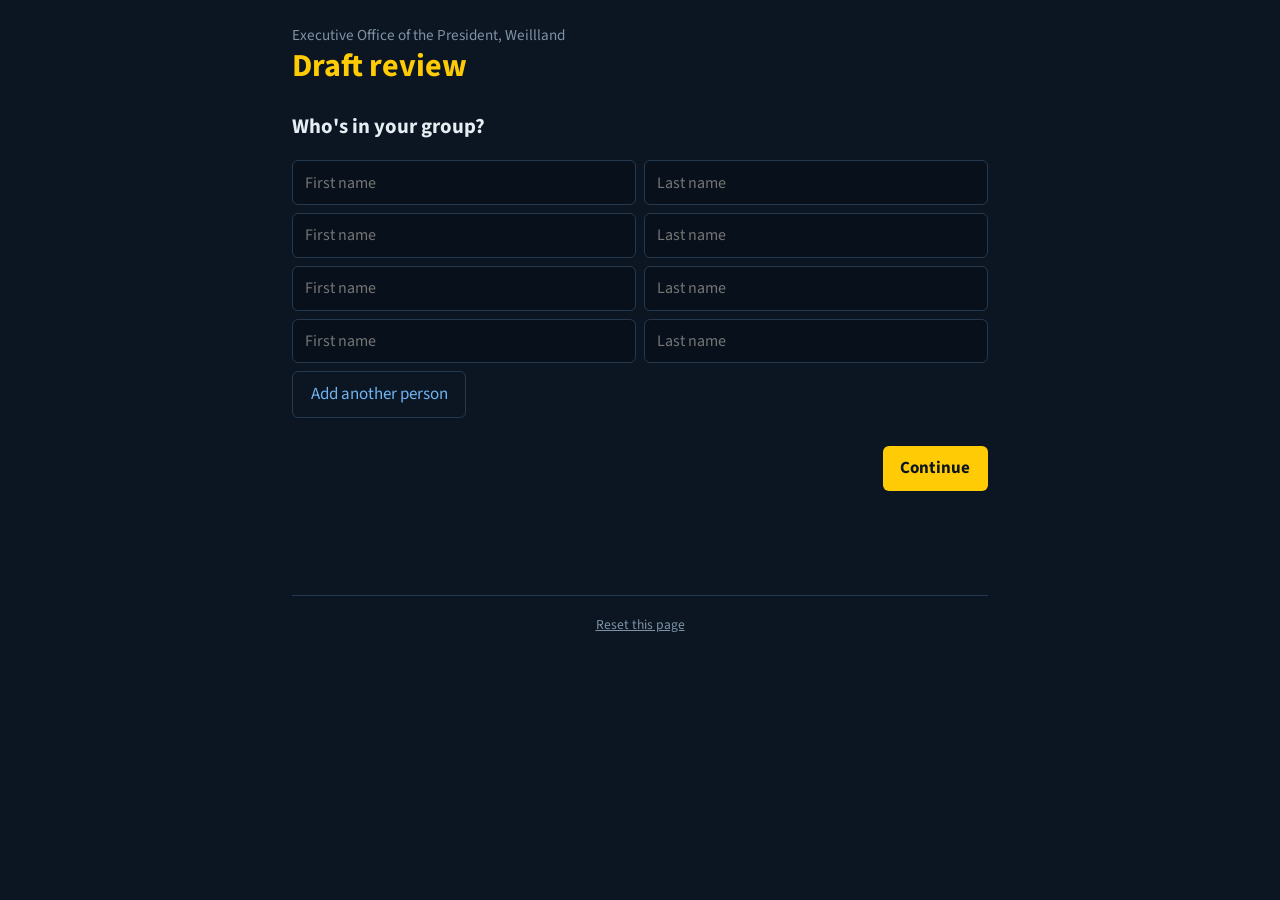
<file: pubpol201/week7/index.html>
<!DOCTYPE html>
<html lang="en">
<head>
<meta charset="utf-8">
<meta name="viewport" content="width=device-width, initial-scale=1">
<meta name="robots" content="noindex">
<title>Draft review</title>
<link rel="preconnect" href="https://fonts.googleapis.com">
<link rel="preconnect" href="https://fonts.gstatic.com" crossorigin>
<link href="https://fonts.googleapis.com/css2?family=Source+Sans+3:wght@400;600;700&family=Source+Serif+4:opsz,wght@8..60,400;8..60,600&display=swap" rel="stylesheet">
<style>
  :root{
    --bg:#0B1622; --field:#08111B; --line:#24394F;
    --text:#E6EDF3; --dim:#A9B7C6; --faint:#7F92A5;
    --maize:#FFCB05; --link:#6FB3F2; --warn:#E8A33D;
    --sans:"Source Sans 3", -apple-system, BlinkMacSystemFont, "Segoe UI", Helvetica, Arial, sans-serif;
    --serif:"Source Serif 4", Georgia, "Times New Roman", serif;
  }
  *{box-sizing:border-box}
  html{color-scheme:dark}
  body{margin:0;background:var(--bg);color:var(--text);font:17px/1.5 var(--sans)}
  main{max-width:46rem;margin:0 auto;padding:1.5rem 1.25rem 3rem}
  .hidden{display:none !important}

  .office{margin:0;color:var(--faint);font-size:.95rem}
  h1{margin:.1rem 0 1.75rem;font-size:2rem;line-height:1.15;color:var(--maize)}
  h2{margin:0 0 1.25rem;font-size:1.3rem;line-height:1.3}
  label{display:block;margin-bottom:.35rem;font-weight:600}

  input[type=text], textarea{
    width:100%;padding:.65rem .75rem;background:var(--field);color:var(--text);
    border:1px solid var(--line);border-radius:6px;font-size:16px}
  input[type=text]{font-family:var(--sans)}
  textarea{min-height:15rem;resize:vertical;font-family:var(--serif);font-size:1.05rem;line-height:1.6}
  input:focus, textarea:focus, button:focus-visible{outline:2px solid var(--maize);outline-offset:2px}

  /* group line, shown on every screen after the names */
  .who{margin:0 0 2rem;color:var(--dim);font-size:.95rem}
  .linkish{margin-left:.6rem;padding:0;background:none;border:none;color:var(--link);text-decoration:underline;font-size:.95rem}

  /* names screen: one person per row */
  .namerow{display:flex;gap:.5rem;margin-bottom:.5rem}
  .namerow input{flex:1;min-width:0}
  .startrow{margin-top:1.75rem}

  /* waiting screens: before the first draft, and after each submission */
  .big{margin:0 0 .75rem;font-size:2.4rem;line-height:1.1}
  .lead{margin:0 0 1.5rem;font-size:1.15rem}
  .check{margin:0 0 1.75rem;padding:.9rem 1rem;border:1px solid var(--line);border-radius:6px;color:var(--dim)}
  .check a{color:var(--link)}
  .hint{margin:.6rem 0 0;color:var(--faint);font-size:.92rem;text-align:right}

  /* question screen */
  .step{margin:0 0 .25rem;color:var(--dim)}
  .memo{margin:0 0 1.75rem;padding:.2rem 0 .2rem 1rem;border-left:3px solid var(--line)}
  .memo dl{display:grid;grid-template-columns:max-content 1fr;gap:.1rem .75rem;margin:0 0 .8rem;font-size:.92rem}
  .memo dt{color:var(--faint)}
  .memo dd{margin:0;color:var(--dim)}
  .memo p{margin:0;white-space:pre-wrap;font-family:var(--serif);font-size:1.05rem;line-height:1.65;color:var(--dim)}
  .counts{margin:.4rem 0 1.1rem;color:var(--faint);font-size:.92rem}

  .row{display:flex;flex-wrap:wrap;gap:.75rem;align-items:center}
  .spacer{flex:1}
  button{padding:.6rem 1.1rem;border-radius:6px;font:inherit;cursor:pointer}
  .primary{background:var(--maize);color:var(--bg);border:none;font-weight:700}
  .row .primary{margin-left:auto}   /* stays on the right even when the row wraps on a phone */
  .quiet{background:transparent;color:var(--link);border:1px solid var(--line)}

  .status{min-height:1.5rem;margin-top:1rem}
  .status.warn{color:var(--warn)}
  .testlink{margin-top:.5rem;padding:.6rem .75rem;background:var(--field);border:1px solid var(--line);
            border-radius:6px;color:var(--link);font-size:.8rem;word-break:break-all}

  /* start over: small and out of the way, and it asks before clearing anything */
  .foot{margin-top:4rem;padding-top:1rem;border-top:1px solid var(--line);text-align:center}
  .foot button{padding:0;background:none;border:none;color:var(--faint);font-size:.85rem;text-decoration:underline}
</style>
</head>
<body>
<main>
  <p class="office">Executive Office of the President, Weillland</p>
  <h1>Draft review</h1>

  <p class="who hidden" id="who"><span id="whoList"></span><button type="button" class="linkish" id="changeNames">Change names</button></p>

  <!-- 1. who's in the group -->
  <section id="namesScreen" class="hidden">
    <h2>Who's in your group?</h2>
    <div id="nameRows"></div>
    <button type="button" class="quiet" id="addRow">Add another person</button>
    <div class="row startrow">
      <span class="spacer"></span>
      <button type="button" class="primary" id="saveNames">Continue</button>
    </div>
    <div class="status" id="namesStatus" role="status"></div>
  </section>

  <!-- 2. wait for everyone before the first draft -->
  <section id="readyScreen" class="hidden">
    <h2 class="big">You're set</h2>
    <p class="lead" id="readyText"></p>
    <div class="row">
      <span class="spacer"></span>
      <button type="button" class="primary" id="begin">Start question 1</button>
    </div>
    <p class="hint">Don't start until the class does.</p>
  </section>

  <!-- 3. one draft at a time -->
  <section id="questionScreen" class="hidden">
    <p class="step" id="step"></p>
    <h2 id="prompt"></h2>

    <div class="memo">
      <dl>
        <dt>To</dt><dd>The President</dd>
        <dt>From</dt><dd>Junior policy staff</dd>
        <dt>Subject</dt><dd id="subject"></dd>
      </dl>
      <p id="draft"></p>
    </div>

    <label for="edit">Your edit</label>
    <textarea id="edit" spellcheck="true"></textarea>
    <p class="counts" id="counts"></p>

    <div class="row">
      <button type="button" class="quiet" id="reset">Start over from the draft</button>
      <span class="spacer"></span>
      <button type="button" class="primary" id="submit">Submit edit</button>
    </div>
    <div class="status" id="status" role="status"></div>
  </section>

  <!-- 4. after each submission: hold for the class discussion -->
  <section id="holdScreen" class="hidden">
    <h2 class="big">Hold here</h2>
    <p class="lead" id="holdText"></p>
    <div class="check" id="holdCheck"></div>
    <div class="row">
      <button type="button" class="quiet" id="backToEdit">Back to our edit</button>
      <span class="spacer"></span>
      <button type="button" class="primary" id="continue"></button>
    </div>
    <p class="hint" id="continueHint">Don't continue until the class moves on.</p>
  </section>
  <footer class="foot">
    <button type="button" id="startOver">Reset this page</button>
  </footer>
</main>

<script>
/* ================= SETUP ================= */
/* The Google Form has three questions: group members (short answer), question number
   (short answer), and edited draft (paragraph). FORM_URL and the field IDs come from its
   pre-filled link. If FORM_URL contains PLACEHOLDER, Submit shows the link it would open
   instead of opening it. Adding ?reset to the page address clears what a browser remembers. */
const CONFIG = {
  FORM_URL:       "https://docs.google.com/forms/d/e/1FAIpQLSegDSDB0DPiGQkbYCY4x_D8ea0Va8I4BuYaOVxAFY24NIufeA/viewform",
  FIELD_NAMES:    "entry.1378306077",
  FIELD_QUESTION: "entry.1577060064",
  FIELD_EDIT:     "entry.2083470379",
  NAME_ROWS:      4       // empty name rows on the first screen; groups can add more
};

/* One entry per question, in order. subject fills the memo's Subject line. */
const QUESTIONS = [
  {
    subject: "Bubble",
    prompt:  "Define \"bubble\" and explain its relevance to the Great Depression.",
    draft:   "A bubble is basically when the prices of assets go higher than what the prospects of the businesses can justify, which happens because buyers expect that they will be able to resell to someone else at a higher price. In the late 1920s this was the case with stocks, which went up a lot due to excitement about radio and the car. In an attempt to stop this, interest rates were raised by the Fed, and borrowing became more costly, so there was less spending, which probably caused the recession that began in the summer of 1929. Then, in October 1929, there was the crash, where about a third of stock value was lost. Since not many people owned stocks, the effect was not so much lost savings but more so uncertainty, which led to purchases being delayed and the recession getting worse."
  },
  {
    subject: "Bank run",
    prompt:  "Define \"bank run\" and explain its relevance to the Great Depression.",
    draft:   "When it comes to bank runs, what happens is that large numbers of depositors all go to withdraw their funds at the same time, all at once, driven by the fear that the bank will not be able to repay them. The thing is, most deposits have been lent out and are not held as cash, so even a healthy bank is not able to pay everyone back on the same day, meaning the run can actually cause the failure that was feared. There were waves of these between 1930 and 1933, and one-fifth of US banks were forced to close, which deepened the 1929 recession into a four-year depression. Credit was cut off and the money supply was shrunk by the failures, causing deflation. This kind of run was eventually ended by federal deposit insurance, which was adopted in 1933 and 1934."
  },
  {
    subject: "The Dust Bowl",
    prompt:  "True, false, or uncertain? Explain your answer. \"The Dust Bowl was a major cause of the Great Depression.\"",
    draft:   "The Dust Bowl, which was a severe drought that hit farming in the 1930s, was obviously a really terrible event for many people, especially farmers. However, it mostly came after 1933. At this in history point, the decline that had been happening from 1929 to 1933 had already occurred in the past. Also, it only struck one region, and agriculture only made up about 10% of US GDP anyway. On the other hand, there is arguments to be had that it maybe made things worse. So, who knows. In addition to this, the Depression is understood by economists to have been a collapse in demand rather than a supply shock like a drought would be. For these reasons, the statement can be said to be false."
  },
  {
    subject: "The 1929 crash",
    prompt:  "Few Americans owned stock in 1929. Why did the crash hurt the economy anyway?",
    draft:   "It is important to note that not very many Americans actually owned stock in 1929, so one might assume that the crash would not have had much of an effect, but this is not really the case. The crash was reported on constantly by the fake news lamestream media, which meant that even people with no stonks were made to feel unsure about what would happen next, and this uncertainty was in a sense worse than pessimism, since a glass half full kind of person might still buy a cheaper car, whereas an uncertain person would tend to wait. As a result of this sitution, spending was reduced and the recession that had already started in the summer of 1929 was made deeper. So it was uncertainty, not really lost wealth."
  },
  {
    subject: "The 1929 recession",
    prompt:  "What started the recession in 1929, and how did that action reduce spending?",
    draft:   "Ok bestie, no cap, the recession in 1929 was lowkey started by the Fed, who were giving major ick about the stock market bubble, because stock prices were going up way too fast and it was giving delulu, not sustainable. So to stop this, interest rates were raised by the Fed (bet), and borrowing money got hella expensive fr fr. When borrowing is that pricey, businesses are not down to borrow to expand, and consumers are not down to borrow for houses and cars, which is a huge L for spending and honestly mid behavior. Spending went down, the economy got cooked, it was giving full skibidi toilet Ohio energy, and the recession started in the summer of 1929, before the crash even happened, which is lowkey wild. The Fed really said touch grass to the whole economy, periodt."
  }
];

/* ================= PAGE ================= */
const $ = id => document.getElementById(id);
const STORE = "draft-review";
const SCREENS = { names: "namesScreen", ready: "readyScreen", question: "questionScreen", hold: "holdScreen" };
const TEST = CONFIG.FORM_URL.includes("PLACEHOLDER");

// what this browser remembers, so a reload lands where the group left off.
// edits[i] = { draft, text }; prev = where Change names should return to
let saved = { members: [], edits: {}, stage: "names", cur: 0, lastUrl: "", prev: null };

function load(){
  try {
    const s = JSON.parse(localStorage.getItem(STORE));
    if (s && typeof s === "object") saved = Object.assign(saved, s);
  } catch (e) {}
  if (!Array.isArray(saved.members)) saved.members = [];
  if (!saved.edits || typeof saved.edits !== "object") saved.edits = {};
  if (!SCREENS[saved.stage] || !saved.members.length) saved.stage = "names";
  saved.cur = clampQ(Number(saved.cur) || 0);
}
function persist(){
  try { localStorage.setItem(STORE, JSON.stringify(saved)); } catch (e) {}
}

const clampQ = i => Math.max(0, Math.min(QUESTIONS.length - 1, i));
// what goes into the form's names field: "Ana Lee, Ben Ortiz"
const groupNames = () => saved.members.map(m => (m.first + " " + m.last).trim()).filter(Boolean).join(", ");
const words = t => (t.trim().match(/\S+/g) || []).length;
const esc = t => String(t).replace(/[&<>"']/g, c => ({ "&":"&amp;", "<":"&lt;", ">":"&gt;", "\"":"&quot;", "'":"&#39;" }[c]));

function setStatus(id, html, warn){
  $(id).innerHTML = html;
  $(id).className = "status" + (warn ? " warn" : "");
}

/* ---------- moving between screens ---------- */
function go(stage, i){
  saved.stage = stage;
  if (i !== undefined) saved.cur = clampQ(i);
  persist();
  render();
}

function render(){
  Object.values(SCREENS).forEach(id => $(id).classList.add("hidden"));
  $(SCREENS[saved.stage]).classList.remove("hidden");
  $("who").classList.toggle("hidden", saved.stage === "names");
  $("whoList").textContent = "Group: " + groupNames();

  if (saved.stage === "names")    renderNames();
  if (saved.stage === "ready")    $("readyText").textContent = "You'll edit " + QUESTIONS.length +
                                    " drafts, one at a time. Wait here until we start the first one together.";
  if (saved.stage === "question") renderQuestion();
  if (saved.stage === "hold")     renderHold();
  window.scrollTo(0, 0);
}

/* ---------- 1. names ---------- */
function addRow(first, last){
  const row = document.createElement("div");
  row.className = "namerow";
  row.innerHTML = '<input type="text" class="first" placeholder="First name" aria-label="First name" autocomplete="off">' +
                  '<input type="text" class="last" placeholder="Last name" aria-label="Last name" autocomplete="off">';
  row.querySelector(".first").value = first || "";
  row.querySelector(".last").value  = last  || "";
  $("nameRows").appendChild(row);
  return row;
}

function renderNames(){
  $("nameRows").innerHTML = "";
  saved.members.forEach(m => addRow(m.first, m.last));
  for (let i = saved.members.length; i < CONFIG.NAME_ROWS; i++) addRow();
  setStatus("namesStatus", "");
}

function saveNames(){
  const members = [];
  document.querySelectorAll("#nameRows .namerow").forEach(r => {
    const first = r.querySelector(".first").value.trim();
    const last  = r.querySelector(".last").value.trim();
    if (first || last) members.push({ first, last });
  });
  if (!members.length) { setStatus("namesStatus", "Enter at least one name to continue.", true); return; }
  saved.members = members;
  const back = saved.prev;
  saved.prev = null;
  if (back && SCREENS[back.stage] && back.stage !== "names") go(back.stage, back.cur);
  else go("ready");
}

/* ---------- 3. questions ---------- */
function counts(){
  $("counts").textContent = "Draft: " + words(QUESTIONS[saved.cur].draft) + " words. Yours: " +
                            words($("edit").value) + " words.";
}
function remember(){
  saved.edits[saved.cur] = { draft: QUESTIONS[saved.cur].draft, text: $("edit").value };
  persist();
}

function renderQuestion(){
  const q = QUESTIONS[saved.cur];
  $("step").textContent    = "Question " + (saved.cur + 1) + " of " + QUESTIONS.length;
  $("prompt").textContent  = q.prompt;
  $("subject").textContent = q.subject;
  $("draft").textContent   = q.draft;
  // pick up where the group left off, unless the draft has changed since
  const e = saved.edits[saved.cur];
  $("edit").value = (e && e.draft === q.draft) ? e.text : q.draft;
  setStatus("status", "");
  counts();
}

function submitEdit(){
  remember();
  const names = groupNames();
  const text  = $("edit").value.trim();
  if (!names) { saved.prev = { stage: "question", cur: saved.cur }; go("names"); return; }
  if (!text)  { setStatus("status", "The edit box is empty. Start over from the draft to get it back.", true); return; }
  if (text === QUESTIONS[saved.cur].draft.trim()) { setStatus("status", "This is still the original draft. Edit it before submitting.", true); return; }

  saved.lastUrl = CONFIG.FORM_URL + "?usp=pp_url" +
    "&" + CONFIG.FIELD_NAMES    + "=" + encodeURIComponent(names) +
    "&" + CONFIG.FIELD_QUESTION + "=" + encodeURIComponent(String(saved.cur + 1)) +
    "&" + CONFIG.FIELD_EDIT     + "=" + encodeURIComponent(text);

  if (!TEST) {
    const w = window.open(saved.lastUrl, "_blank");
    if (w) w.opener = null;
  }
  go("hold");
}

/* ---------- 4. hold ---------- */
function renderHold(){
  const last = saved.cur === QUESTIONS.length - 1;
  const url  = saved.lastUrl;
  $("holdText").textContent = last
    ? "That was the last draft. We'll discuss every group's edit as a class."
    : "We'll discuss every group's edit as a class before moving on.";
  if (TEST) {
    $("holdCheck").innerHTML = "Test mode: no form is connected yet. Submit would have opened this link:" +
                               "<div class='testlink'>" + esc(url) + "</div>";
  } else {
    $("holdCheck").innerHTML = "Make sure someone clicked <b>Submit</b> in the form that opened." +
      (url ? " No form? <a href='" + esc(url) + "' target='_blank' rel='noopener'>Open it again</a>." : "");
  }
  $("continue").textContent = "Continue to question " + (saved.cur + 2);
  $("continue").classList.toggle("hidden", last);
  $("continueHint").classList.toggle("hidden", last);
}

/* ---------- wiring ---------- */
$("addRow").addEventListener("click", () => addRow().querySelector(".first").focus());
$("saveNames").addEventListener("click", saveNames);
$("nameRows").addEventListener("keydown", ev => { if (ev.key === "Enter") saveNames(); });
$("nameRows").addEventListener("input", () => setStatus("namesStatus", ""));
$("changeNames").addEventListener("click", () => {
  if (saved.stage === "question") remember();
  saved.prev = { stage: saved.stage, cur: saved.cur };
  go("names");
});

$("begin").addEventListener("click", () => go("question", 0));

$("edit").addEventListener("input", () => { counts(); remember(); });
$("reset").addEventListener("click", () => {
  if ($("edit").value !== QUESTIONS[saved.cur].draft && !confirm("Replace your edit with the original draft?")) return;
  $("edit").value = QUESTIONS[saved.cur].draft;
  counts(); remember(); setStatus("status", "");
});
$("submit").addEventListener("click", submitEdit);

$("backToEdit").addEventListener("click", () => go("question", saved.cur));
$("continue").addEventListener("click", () => go("question", saved.cur + 1));

$("startOver").addEventListener("click", () => {
  if (!confirm("Start over? This clears your group's names and every edit saved on this device.")) return;
  try { localStorage.removeItem(STORE); } catch (e) {}
  saved = { members: [], edits: {}, stage: "names", cur: 0, lastUrl: "", prev: null };
  render();
});

// ?reset on the address starts this browser over from the names screen
if (new URLSearchParams(location.search).has("reset")) {
  try { localStorage.removeItem(STORE); } catch (e) {}
  history.replaceState(null, "", location.pathname);
}
load();
render();
</script>
</body>
</html>
</file>
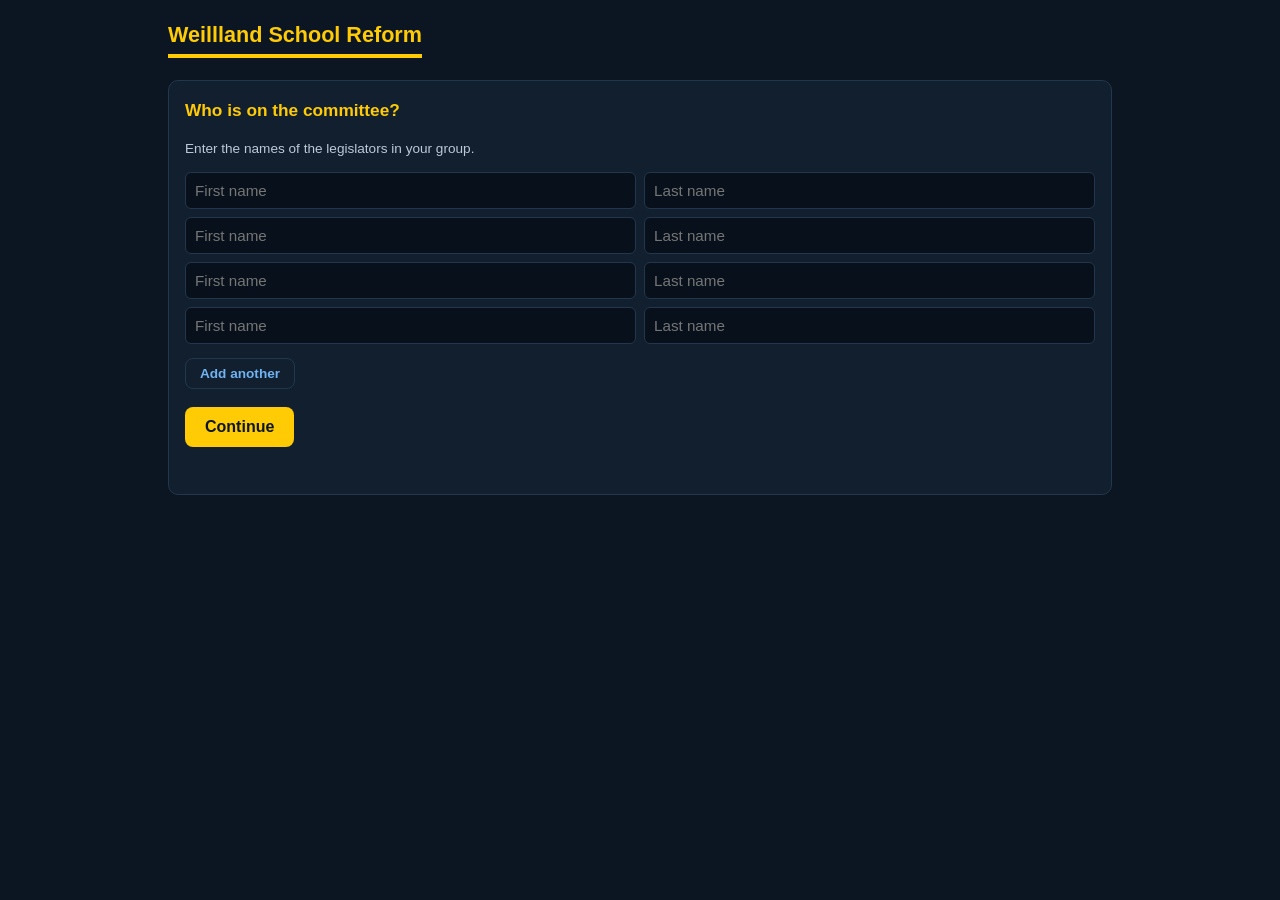
<file: pubpol201/week9/index.html>
<!DOCTYPE html>
<html lang="en">
<head>
<meta charset="utf-8">
<meta name="viewport" content="width=device-width, initial-scale=1">
<title>Weillland School Reform</title>
<style>
  :root{
    --bg:#0B1622; --fg:#E6EDF3; --dim:#BCCAD8; --faint:#8296A8;
    --gold:#FFCB05; --blue:#6FB3F2; --green:#4FB477; --red:#E0745C;
    --panel:#121F2E; --line:#22374d;
  }
  *{box-sizing:border-box}
  body{margin:0 auto;max-width:980px;padding:18px;background:var(--bg);color:var(--fg);
       font:16px/1.55 -apple-system,BlinkMacSystemFont,"Segoe UI",Helvetica,Arial,sans-serif}
  h1{font-size:1.35rem;color:var(--gold);border-bottom:4px solid var(--gold);
     display:inline-block;padding-bottom:.1em;margin:0 0 .5em}
  h2{font-size:1.08rem;color:var(--gold);margin:0 0 .4em}
  h3{font-size:.97rem;color:var(--gold);margin:1.4em 0 .35em}
  .panel{background:var(--panel);border:1px solid var(--line);border-radius:10px;
         padding:16px;margin:12px 0}
  .hidden{display:none !important}
  .note{color:var(--dim);font-size:.85rem}
  .tiny{color:var(--faint);font-size:.78rem}
  .body{color:#D4DFEA;font-size:.94rem}
  .warn{color:var(--red)}
  .good{color:var(--green)}
  .bad{color:var(--red)}
  .prompt{border-left:3px solid var(--blue);padding:10px 13px;margin:14px 0;
          color:#D4DFEA;font-size:.9rem;background:#0d1a27}
  textarea{width:100%;min-height:110px;background:#08111b;border:1px solid var(--line);
           border-radius:6px;color:var(--fg);padding:10px;font:inherit;resize:vertical}
  input[type=text]{padding:9px;background:#08111b;border:1px solid var(--line);
       border-radius:6px;color:var(--fg);font-family:inherit;font-size:.95rem}
  button{font-family:inherit;cursor:pointer}
  .go{background:var(--gold);color:#0B1622;border:none;border-radius:8px;
      padding:11px 20px;font-size:1rem;font-weight:700}
  .go:disabled{opacity:.3;cursor:default}
  .alt{background:transparent;color:var(--blue);border:1px solid var(--line)}
  .big{display:block;width:100%;text-align:left;background:transparent;color:var(--fg);
       border:1px solid var(--line);border-radius:8px;padding:12px 14px;margin:8px 0;font-size:.97rem}
  .big:hover{border-color:var(--gold)}
  .big b{color:var(--fg)} .big .sub{display:block;color:var(--dim);font-size:.87rem;margin-top:3px}
  .big.current{border-color:var(--gold)}
  .big.current b:after{content:" \00b7 in force";color:var(--gold);font-size:.78rem;font-weight:600}

  .dash{display:flex;gap:14px;flex-wrap:wrap}
  .stat{flex:1;min-width:100px}
  .stat .label{color:var(--faint);font-size:.66rem;letter-spacing:.09em;text-transform:uppercase}
  .stat .val{font-size:1.35rem;font-weight:700;font-variant-numeric:tabular-nums}
  .gdp{color:var(--gold)} .up{color:var(--green)} .down{color:var(--red)}

  .namerow{display:flex;gap:8px;margin-bottom:8px}
  .namerow input{flex:1;min-width:0}

  table.vote{width:100%;border-collapse:collapse;margin-top:10px;font-size:.86rem}
  table.vote th,table.vote td{border-bottom:1px solid var(--line);padding:7px 5px;text-align:center}
  table.vote th:first-child,table.vote td:first-child{text-align:left;color:var(--dim)}
  table.vote th{color:var(--faint);font-size:.7rem;text-transform:uppercase;letter-spacing:.05em}
  table.vote input{width:19px;height:19px;accent-color:var(--gold)}
  table.vote tr.current td:first-child{border-left:3px solid var(--gold);}
  table.vote tr.current b{color:var(--gold);}
  table.vote .cost{display:block;color:var(--gold);font-size:.8rem;margin-top:3px;}
  table.vote td:first-child b{display:block;color:var(--fg)}
  table.vote td:first-child .sub{display:block;color:var(--dim);font-size:.8rem;margin-top:2px}

  table.outcome,table.rec,table.evidence{width:100%;border-collapse:collapse;font-size:.86rem}
  table.outcome th,table.outcome td,table.rec th,table.rec td,table.evidence th,table.evidence td{
    text-align:left;padding:6px 7px;border-bottom:1px solid var(--line)}
  table.outcome th,table.rec th,table.evidence th{color:var(--faint);font-size:.68rem;
    text-transform:uppercase;letter-spacing:.05em}
  table.outcome td.num,table.rec td.num{text-align:right;font-variant-numeric:tabular-nums}

  .rung{border:1px solid var(--line);border-radius:8px;padding:10px 12px;margin:8px 0}
  .rung.current{border-color:var(--gold)}
  .rung b{color:var(--fg)} .rung .sub{display:block;color:var(--dim);font-size:.86rem;margin-top:3px}
  .rung .cur{color:var(--gold);font-size:.78rem;font-weight:600;margin-left:.4em}

  .debrief{font-size:.9rem;color:var(--dim)}
  .debrief p{margin:.5em 0}
  .trend-grid{display:grid;grid-template-columns:repeat(auto-fill,minmax(190px,1fr));gap:14px;margin:12px 0}
  .trend-card{background:#0d1a27;border:1px solid var(--line);border-radius:8px;padding:10px}
  .trend-card h4{margin:0 0 4px;font-size:.85rem;color:var(--gold)}
  .trend-card .note{font-size:.72rem;color:var(--faint);margin:0 0 6px}
  .trend-card svg{display:block;width:100%;height:100px}
  .formbox{text-align:center;margin-top:16px}
  code#codeBox{display:block;background:#08111b;border:1px solid var(--line);border-radius:6px;
    padding:10px;color:var(--blue);font-size:.72rem;word-break:break-all;margin:10px 0;
    max-height:180px;overflow:auto}
  .status{min-height:1.4rem;margin-top:8px;color:var(--dim)}
  .status.warn{color:var(--red)}
  @media (max-width:700px){ .dash{gap:8px} .stat{min-width:80px} }
</style>
</head>
<body>

<h1>Weillland School Reform</h1>
<div id="groupInfo" class="note"></div>
<div id="meters" class="dash panel" style="margin-top:10px"></div>

<!-- 1. NAMES -->
<section id="namesScreen" class="panel hidden">
  <h2>Who is on the committee?</h2>
  <p class="note">Enter the names of the legislators in your group.</p>

  <div id="nameRows" style="margin:10px 0 14px"></div>
  <button class="go alt" type="button" onclick="addNameRow()" style="padding:7px 14px;font-size:.85rem">Add another</button>
  <div style="margin-top:18px"><button class="go" type="button" onclick="saveNames()">Continue</button></div>
  <div id="namesStatus" class="status" role="status"></div>
</section>

<!-- 2. CHAIR -->
<section id="chairScreen" class="panel hidden">
  <h2>Choose a Chair</h2>
  <p class="note">Every policy is decided by a vote of the committee. If a vote is tied, the Chair decides.</p>
  <div id="chairBtns" style="margin-top:12px"></div>
</section>

<!-- 3. BRIEFING -->
<section id="briefScreen" class="panel hidden">
  <h2>Where Weillland stands</h2>
  <p class="body">The state of Weillland funds schools primarily through local property taxes (the state has no constitutionally mandated adequacy or equity requirements). School accountability operates as informational-only. No charter schools exist, and there is no voucher system.</p>
  <p class="body">The Senate Education Committee will pass, at most, one reform per round. Each round represents one year. You will see outcomes, but the game includes hidden random shocks, so observed changes are noisy.</p>

  <div class="prompt" style="margin-top:18px">
    Each round: choose a reform area, then choose one lever. The committee votes. Majority enacts it; the Chair breaks ties. Then the next period’s metrics appear.
  </div>
  <button class="go" type="button" onclick="beginGame()">Begin round 1</button>
</section>

<!-- 4. ROUND -->
<section id="roundScreen" class="panel hidden">
  <h2 id="roundTitle"></h2>
  <p class="note" id="roundPolicies"></p>
  <p class="body">Choose one reform area for this round.</p>
  <div id="areaBtns" style="margin-top:12px"></div>
</section>

<!-- 5. LEVER -->
<section id="leverScreen" class="panel hidden">
  <h2 id="leverTitle"></h2>
  <p class="body" id="leverDesc"></p>

  <h3>Vote</h3>
  <div id="voteGrid"></div>
  <div style="margin-top:14px">
    <button class="go" id="recordBtn" type="button" onclick="recordVote()" disabled>Record the vote</button>
  </div>
  <div id="voteStatus" class="status" role="status"></div>
</section>

<!-- 6. OUTCOME -->
<section id="outcomeScreen" class="panel hidden">
  <h2 id="outcomeTitle"></h2>
  <p class="body" id="outcomeText"></p>
  <table class="outcome" id="outcomeTable"></table>
  <p class="note" id="costLine"></p>

  <h3>Trends so far</h3>
  <div id="outcomeTrendGrid" class="trend-grid"></div>

  <div style="margin-top:14px">
    <button class="go" type="button" onclick="nextRound()">Continue</button>
  </div>
</section>

<!-- 7. FINAL -->
<section id="finalScreen" class="panel hidden">
  <h2>Final report</h2>
  <p class="body" id="finalSummary"></p>

  <div style="margin-top:10px">
    <button class="go alt" type="button" onclick="rerunRandom()">Generate another random run</button>
    <p class="note" style="margin-top:6px">Same policy choices, new hidden shocks.</p>
  </div>

  <h3>Trends</h3>
  <div id="trendGrid" class="trend-grid"></div>

  <h3>Your group’s narrative</h3>
  <p class="note">These narratives are included in the prefilled record code sent to the Google Form.</p>

  <label class="note" for="policyJustification">Why did your group choose these policy levers?</label>
  <textarea id="policyJustification" placeholder="Explain the theory of action, assumptions, and tradeoffs behind your choices."></textarea>

  <label class="note" for="observedResponse">What changes did you make based on observed outcomes, or why did you not change?</label>
  <textarea id="observedResponse" placeholder="Describe any changes you made from period to period, or explain why you maintained the policy."></textarea>

  <div style="margin-top:14px;text-align:center">
    <button class="go" type="button" onclick="goDebrief()">Continue</button>
  </div>
</section>

<!-- 8. DEBRIEF -->
<section id="debriefScreen" class="panel hidden">
  <h2>Debrief</h2>

  <h3>What the game hid</h3>
  <div class="debrief">
    <p>Each policy sets a <strong>target level</strong> for each metric. The true underlying level does not jump instantly to that target; it adjusts gradually toward it each year at a fixed rate. Each year also adds a <strong>hidden random shock</strong>—a one-year bump or dip caused by something outside the policy, such as a new curriculum, a flu outbreak, or a change in the test. The noise is autocorrelated: a shock in one year tends to carry into the next, so observed changes can persist even when the true level is moving toward its target. You only saw the <strong>observed number</strong>, which mixes the adjustment path and the noise. So a rise or fall in the observed number does not by itself prove the policy caused it.</p>
    <p>For example, if reading starts at 28% and a policy sets a target of 40%, the true level moves gradually toward 40%—not in a straight line—and observed scores bounce around that path because of noise. A 3-point observed rise could be partly adjustment and partly shock. Real researchers use comparison groups, multiple years, and quasi-experimental designs to separate policy effects from other factors.</p>
  </div>

  <div id="modelInternals" style="margin-top:12px">
    <p class="note">This is the part policymakers cannot see: the model’s target level, the gradual adjustment path (latent), and the hidden shock. The observed number is what legislators see. Observed change is the adjustment toward the target plus noise, not a clean estimate of the policy effect.</p>
    <p class="note">View the true trend and OLS estimate for:
      <select id="modelMetric" onchange="renderModelFigure()">
        <option value="math">Math proficiency</option>
        <option value="reading">Reading proficiency</option>
        <option value="gap">Achievement gap</option>
        <option value="grad">Graduation rate</option>
        <option value="college">College attendance</option>
        <option value="fundingGap">Funding gap</option>
        <option value="segregation">Segregation index</option>
      </select>
    </p>
    <div id="modelFigure" class="trend-card"></div>
  </div>

  <h3>What the readings suggest</h3>
  <table class="evidence">
    <thead><tr><th>Reform</th><th>Evidence</th></tr></thead>
    <tbody>
      <tr><td>School finance</td>
        <td>Additional spending generally improves test scores and educational attainment, especially for low-income students. Effects are often modest and depend on how money is allocated and implemented.</td></tr>
      <tr><td>School accountability</td>
        <td>Test-based accountability is associated with math gains, especially for disadvantaged students. Concerns include narrowed curriculum, teaching to the test, unrealistic proficiency targets, and pressure without support.</td></tr>
      <tr><td>School choice</td>
        <td>Charters on average perform similarly to traditional public schools, with stronger positive effects for urban low-income students. Vouchers and ESAs can produce negative achievement effects and increase segregation; accountability and oversight matter.</td></tr>
    </tbody>
  </table>

  <h3>For your form</h3>
  <div class="debrief">
    <p>For each reform your group chose, describe its theory of action, key assumptions, potential concerns, and the evidence. Then explain which tradeoffs your group faced and what the game’s noise obscured.</p>
  </div>

  <div class="formbox">
    <p class="note">Each student should submit their own form. The record code is prefilled and includes your narrative justifications.</p>
    <a id="formLink" class="go" target="_blank" rel="noopener" style="display:inline-block;text-decoration:none;padding:13px 30px;border-radius:8px;font-size:1.05rem">Open form</a>
    <button class="go alt" type="button" id="copyCode" style="margin-left:6px">Copy code</button>
    <code id="codeBox"></code>
    <div id="formHint" class="tiny hidden" style="margin-top:8px"></div>
    <div style="margin-top:14px">
      <button class="go alt" type="button" onclick="startOver()">Start over</button>
    </div>
  </div>
</section>

<script>
/* ================= CONFIG ================= */
const CONFIG = {
  MAX_ROUNDS: 20,
  YEARS_PER_ROUND: 1,
  NOISE_RHO: 0.8,
  ADJUST_RATE: 0.3,

  // Replace these with your Google Form values.
  FORM_URL: "https://docs.google.com/forms/d/e/1FAIpQLSfOCjV75Lvpb_cCg8nH87C3GFnb7MDLaq0gOEHgR5k9xLE9yg/viewform",
  FIELD_CODE: "entry.577335199"
};

/* ================= METRICS ================= */
const METRICS = {
  math:       { label: "Math proficiency", unit: "%",  better: "up" },
  reading:    { label: "Reading proficiency", unit: "%", better: "up" },
  gap:        { label: "Achievement gap", unit: "pts", better: "down" },
  grad:       { label: "Graduation rate", unit: "%",  better: "up" },
  college:    { label: "College attendance", unit: "%", better: "up" },
  fundingGap: { label: "Funding gap", unit: "$",  better: "down" },
  segregation:{ label: "Segregation index", unit: "", better: "down" }
};

const BASELINE = {
  math: 30, reading: 28, gap: 25, grad: 80,
  college: 45, fundingGap: 8000, segregation: 65
};
const METRIC_KEYS = ["math","reading","gap","grad","college","fundingGap","segregation"];

const BOUNDS = {
  math: [0,100], reading: [0,100], gap: [0,60], grad: [0,100],
  college: [0,100], fundingGap: [0,20000], segregation: [0,100]
};

const SHOCK_RANGES = {
  math: 1.5, reading: 1.5, gap: 2, grad: 1, college: 1,
  fundingGap: 800, segregation: 2
};

const BACKGROUND_TREND = {
  math: 0,
  reading: 0,
  gap: 0,
  grad: 0,
  college: 0,
  fundingGap: 0,
  segregation: 0
};

/* ================= POLICY AREAS ================= */
const AREAS = {
  finance: {
    name: "School finance",
    desc: "How the state distributes funding across districts and students.",
    levers: [
      { label: "Local funding (property tax)",
        sub: "No state tax cost, maximal local choice.",
        effects: {}, cost: 0 },
      { label: "Foundation formula, no weights",
        sub: "State guarantees a base amount per pupil but adds no extra weights.",
        effects: { math:1.5, reading:1.5, gap:-1.5, grad:0.5, college:0.5, fundingGap:-2500, segregation:0 },
        cost: 120 },
      { label: "Foundation formula, poverty weight",
        sub: "Base guarantee plus extra funding for economically disadvantaged students.",
        effects: { math:2, reading:2, gap:-2.5, grad:1, college:1, fundingGap:-3000, segregation:0 },
        cost: 160 },
      { label: "Foundation formula, comprehensive weights",
        sub: "Base guarantee plus weights for poverty, disability, and English learners.",
        effects: { math:2.5, reading:2.5, gap:-3, grad:1, college:1, fundingGap:-3500, segregation:0 },
        cost: 220 },
      { label: "Guaranteed tax base (GTB)",
        sub: "Equalizes revenue for equal tax effort, but does not guarantee a minimum.",
        effects: { math:1, reading:1, gap:-2, grad:0, college:0, fundingGap:-3000, segregation:0 },
        cost: 100 },
      { label: "Hybrid foundation + GTB, basic weights",
        sub: "Guarantees a base, equalizes local revenue-raising capacity, and adds a poverty weight.",
        effects: { math:3, reading:3, gap:-3.5, grad:1.5, college:1.5, fundingGap:-4500, segregation:0 },
        cost: 260 },
      { label: "Hybrid foundation + GTB, comprehensive weights",
        sub: "Guarantees a base, equalizes local revenue-raising capacity, and adds poverty, disability, and English-learner weights.",
        effects: { math:3.5, reading:3.5, gap:-4, grad:2, college:2, fundingGap:-5000, segregation:0 },
        cost: 320 }
    ]
  },
  accountability: {
    name: "School accountability",
    desc: "How the state measures and responds to school performance.",
    levers: [
      { label: "Information-only reporting",
        sub: "Publish scores, no consequences.",
        effects: {}, cost: 0 },
      { label: "Test-based accountability with sanctions",
        sub: "Annual tests and subgroup reporting. Schools that miss targets face improvement plans, sanctions, or restructuring; schools that meet targets may receive recognition or rewards.",
        effects: { math:3, reading:1, gap:-1, grad:1, college:0, fundingGap:0, segregation:2 },
        cost: 50 },
      { label: "Test-based accountability plus support",
        sub: "Sanctions paired with funding for teacher capacity and tutoring.",
        effects: { math:4, reading:2, gap:-2, grad:2, college:1, fundingGap:0, segregation:1 },
        cost: 150 },
      { label: "Proficiency targets with consequences",
        sub: "High-stakes targets; risk of narrowing curriculum and teaching to the test.",
        effects: { math:2, reading:1, gap:0, grad:1, college:0, fundingGap:0, segregation:3 },
        cost: 30 },
      { label: "Information plus diagnostic assessments",
        sub: "Low-stakes diagnostic data; less pressure, less immediate gain.",
        effects: { math:1, reading:2, gap:-1, grad:1, college:0, fundingGap:0, segregation:0 },
        cost: 80 }
    ]
  },
  choice: {
    name: "School choice",
    desc: "How the state expands or limits alternatives to traditional public schools.",
    levers: [
      { label: "No choice / limited charters",
        sub: "No charters, no vouchers.",
        effects: {}, cost: 0 },
      { label: "Expand charters with accountability",
        sub: "More autonomous public schools, held accountable by authorizers.",
        effects: { math:1, reading:1, gap:-1, grad:1, college:1, fundingGap:0, segregation:3 },
        cost: 100 },
      { label: "Voucher / education savings accounts",
        sub: "Public funds for private schools; weak oversight.",
        effects: { math:-2, reading:-2, gap:2, grad:0, college:-1, fundingGap:0, segregation:5 },
        cost: 150 },
      { label: "Cap charters and strengthen accountability",
        sub: "Limit charter growth; focus on traditional public schools.",
        effects: { math:0.5, reading:0.5, gap:0, grad:0, college:0, fundingGap:0, segregation:-1 },
        cost: 20 },
      { label: "Choice with transportation and oversight",
        sub: "Charters/vouchers with oversight, transportation, and accountability.",
        effects: { math:1.5, reading:1.5, gap:-1, grad:1, college:1, fundingGap:0, segregation:1 },
        cost: 120 }
    ]
  }
};

/* ================= STATE ================= */
let S = {
  names: [],
  chair: 0,
  round: 1,
  maxRounds: CONFIG.MAX_ROUNDS,
  metrics: {
    math: 30,
    reading: 28,
    gap: 25,
    grad: 80,
    college: 45,
    fundingGap: 8000,
    segregation: 65,
    cost: 0
  },
  latent: {
    math: 30,
    reading: 28,
    gap: 25,
    grad: 80,
    college: 45,
    fundingGap: 8000,
    segregation: 65
  },
  target: {
    math: 30,
    reading: 28,
    gap: 25,
    grad: 80,
    college: 45,
    fundingGap: 8000,
    segregation: 65
  },
  noise: {
    math: 0,
    reading: 0,
    gap: 0,
    grad: 0,
    college: 0,
    fundingGap: 0,
    segregation: 0
  },
  totalCost: 0,
  status: { finance: 0, accountability: 0, choice: 0 },
  currentArea: null,
  lastOutcome: null,
  history: [],
  screen: "names"
};

/* ================= HELPERS ================= */
const $ = id => document.getElementById(id);
const esc = t => String(t).replace(/[&<>"]/g, c => ({ "&":"&amp;", "<":"&lt;", ">":"&gt;", '"':"&quot;" }[c]));
const fmt0 = v => Math.round(v).toLocaleString("en-US");
const fmt1 = v => v.toFixed(1);
const clamp = (v, [lo, hi]) => Math.max(lo, Math.min(hi, v));
const cleanText = t => String(t).replace(/\s+/g, " ").replace(/\|/g, "/").trim();

function makeShock(prev) {
  const sh = {};
  for (const k of METRIC_KEYS) {
    const eps = (Math.random() * 2 - 1) * SHOCK_RANGES[k];
    sh[k] = (prev && prev[k] ? prev[k] : 0) * CONFIG.NOISE_RHO + eps;
  }
  return sh;
}

function fmtDelta(v, unit) {
  if (Math.abs(v) < 0.05) return "0";
  const sign = v > 0 ? "+" : "−";
  const abs = Math.abs(v);
  if (unit === "$") return sign + "$" + fmt0(abs);
  if (unit === "pts") return sign + fmt1(abs) + " pts";
  if (unit === "%") return sign + fmt1(abs) + "%";
  return sign + fmt1(abs);
}

function displayValue(k, v) {
  if (k === "fundingGap") return "$" + fmt0(v);
  if (k === "gap") return fmt1(v) + " pts";
  if (k === "segregation") return fmt1(v);
  return fmt1(v) + "%";
}

/* ================= RENDER ================= */
function renderMeters() {
  if (["names","chair","brief","debrief"].includes(S.screen)) {
    $("meters").innerHTML = "";
    $("meters").classList.add("hidden");
    return;
  }
  $("meters").classList.remove("hidden");
  const m = S.metrics;
  const stats = [
    ["Math", m.math, "%"],
    ["Reading", m.reading, "%"],
    ["Gap", m.gap, "pts"],
    ["Graduation", m.grad, "%"],
    ["College", m.college, "%"],
    ["Funding gap", m.fundingGap, "$"],
    ["Segregation", m.segregation, ""],
    ["Annual state cost", m.cost, "$M"]
  ];
  $("meters").innerHTML = stats.map(([label, val, unit]) => {
    let v;
    if (unit === "$") v = "$" + fmt0(val);
    else if (unit === "$M") v = "$" + fmt0(val) + "M";
    else if (unit === "pts") v = fmt1(val) + " pts";
    else if (unit === "%") v = fmt1(val) + "%";
    else v = fmt1(val);
    return `<div class="stat"><div class="label">${label}</div><div class="val">${v}</div></div>`;
  }).join("");
}

function renderGroupInfo() {
  if (S.names.length) {
    $("groupInfo").textContent = `${S.names.join(", ")} · Chair: ${S.names[S.chair]}`;
  } else {
    $("groupInfo").textContent = "";
  }
}

function render() {
  renderMeters();
  renderGroupInfo();
  ["namesScreen","chairScreen","briefScreen","roundScreen","leverScreen","outcomeScreen","finalScreen","debriefScreen"]
    .forEach(id => $(id).classList.add("hidden"));
  $(S.screen + "Screen").classList.remove("hidden");

  if (S.screen === "names") renderNames();
  if (S.screen === "chair") renderChair();
  if (S.screen === "brief") renderBrief();
  if (S.screen === "round") renderRound();
  if (S.screen === "lever") renderLever();
  if (S.screen === "outcome") renderOutcome();
  if (S.screen === "final") renderFinal();
  if (S.screen === "debrief") renderDebrief();
}

/* ================= NAMES ================= */
function addNameRow(first, last) {
  const row = document.createElement("div");
  row.className = "namerow";
  row.innerHTML = `<input type="text" class="fn" placeholder="First name" aria-label="First name" autocomplete="off">
                   <input type="text" class="ln" placeholder="Last name" aria-label="Last name" autocomplete="off">`;
  row.querySelector(".fn").value = first || "";
  row.querySelector(".ln").value = last || "";
  $("nameRows").appendChild(row);
}

function renderNames() {
  $("nameRows").innerHTML = "";
  S.names.forEach(n => {
    const parts = n.split(" ");
    addNameRow(parts[0], parts.slice(1).join(" "));
  });
  for (let i = S.names.length; i < 4; i++) addNameRow();
  $("namesStatus").textContent = "";
}

function saveNames() {
  const names = [];
  document.querySelectorAll("#nameRows .namerow").forEach(r => {
    const f = r.querySelector(".fn").value.trim();
    const l = r.querySelector(".ln").value.trim();
    if (f || l) names.push((f + " " + l).trim());
  });
  if (!names.length) {
    $("namesStatus").textContent = "Enter at least one name.";
    $("namesStatus").className = "status warn";
    return;
  }
  S.names = names;
  S.screen = "chair";
  render();
}

/* ================= CHAIR ================= */
function renderChair() {
  const box = $("chairBtns");
  box.innerHTML = "";
  S.names.forEach((n, i) => {
    const b = document.createElement("button");
    b.className = "big";
    b.textContent = n;
    b.onclick = () => {
      S.chair = i;
      S.screen = "brief";
      render();
    };
    box.appendChild(b);
  });
}

function maintainCurrent() {
  const before = { ...S.metrics };
  const latentBefore = { ...S.latent };
  const shock = makeShock(S.noise);
  S.noise = { ...shock };
  const diff = {};
  for (const k of METRIC_KEYS) {
    S.latent[k] = clamp(S.latent[k] + (S.target[k] - S.latent[k]) * CONFIG.ADJUST_RATE + BACKGROUND_TREND[k], BOUNDS[k]);
    S.metrics[k] = clamp(S.latent[k] + shock[k], BOUNDS[k]);
    diff[k] = S.metrics[k] - before[k];
  }
  const after = { ...S.metrics };
  const latentAfter = { ...S.latent };
  S.totalCost += S.metrics.cost;

  S.history.push({
    round: S.round,
    area: "maintain",
    curRung: null,
    newRung: null,
    ballot: [],
    enacted: null,
    before,
    after,
    latentBefore,
    latentAfter,
    diff,
    shock,
    costChange: 0,
    annualCost: S.metrics.cost,
    totalCost: S.totalCost
  });

  S.lastOutcome = { area: "maintain", curRung: null, newRung: null,
                    before, after, diff, costChange: 0, annualCost: S.metrics.cost,
                    totalCost: S.totalCost, round: S.round };
  S.screen = "outcome";
  render();
}

function maintainAllRemaining() {
  while (S.round <= S.maxRounds) {
    const before = { ...S.metrics };
    const latentBefore = { ...S.latent };
    const shock = makeShock(S.noise);
    S.noise = { ...shock };
    const diff = {};
    for (const k of METRIC_KEYS) {
      S.latent[k] = clamp(S.latent[k] + (S.target[k] - S.latent[k]) * CONFIG.ADJUST_RATE + BACKGROUND_TREND[k], BOUNDS[k]);
      S.metrics[k] = clamp(S.latent[k] + shock[k], BOUNDS[k]);
      diff[k] = S.metrics[k] - before[k];
    }
    const after = { ...S.metrics };
    const latentAfter = { ...S.latent };
    S.totalCost += S.metrics.cost;

    S.history.push({
      round: S.round,
      area: "maintain",
      curRung: null,
      newRung: null,
      ballot: [],
      enacted: null,
      before,
      after,
      latentBefore,
      latentAfter,
      diff,
      shock,
      costChange: 0,
      annualCost: S.metrics.cost,
      totalCost: S.totalCost
    });

    S.round++;
  }

  S.screen = "final";
  render();
}

/* ================= BRIEF ================= */
function renderBrief() {
  // Header already shows baseline metrics.
}

function beginGame() {
  S.round = 1;
  S.screen = "round";
  render();
}

/* ================= ROUND ================= */
function renderRound() {
  const startYear = (S.round - 1) * CONFIG.YEARS_PER_ROUND + 1;
  const endYear = S.round * CONFIG.YEARS_PER_ROUND;
  const yearLabel = CONFIG.YEARS_PER_ROUND === 1
    ? `Year ${S.round}`
    : `Years ${startYear}–${endYear}`;
  $("roundTitle").textContent = `Round ${S.round} (${yearLabel})`;

  $("roundPolicies").innerHTML = "Current policies:<br>" +
    ["finance","accountability","choice"].map(a =>
      `&nbsp;&nbsp;${AREAS[a].name}: <b style="color:var(--fg)">${AREAS[a].levers[S.status[a]].label}</b>`
    ).join("<br>");

  const box = $("areaBtns");
  box.innerHTML = "";
  ["finance","accountability","choice"].forEach(a => {
    const b = document.createElement("button");
    b.className = "big";
    b.innerHTML = `<b>${AREAS[a].name}</b><span class="sub">Current: ${AREAS[a].levers[S.status[a]].label}</span>`;
    b.onclick = () => {
      S.currentArea = a;
      S.screen = "lever";
      render();
    };
    box.appendChild(b);
  });

  const maintain = document.createElement("button");
  maintain.className = "big";
  maintain.innerHTML = `<b>Maintain current policy</b><span class="sub">No reform this round.</span>`;
  maintain.onclick = () => maintainCurrent();
  box.appendChild(maintain);

  if (S.round >= 2) {
    const all = document.createElement("button");
    all.className = "big";
    all.innerHTML = `<b>Maintain current policy for all remaining rounds</b><span class="sub">Lock current policies and jump to the final report.</span>`;
    all.onclick = () => maintainAllRemaining();
    box.appendChild(all);
  }
}

/* ================= LEVER ================= */
function renderLever() {
  const area = S.currentArea;
  $("leverTitle").textContent = AREAS[area].name;
  $("leverDesc").textContent = AREAS[area].desc;

  buildGrid(area, "recordBtn");
  $("voteStatus").textContent = "";
}

function buildGrid(area, recordBtnId) {
  let h = "<table class='vote'><thead><tr><th></th>";
  S.names.forEach(n => h += `<th>${esc(n.split(" ")[0])}</th>`);
  h += "<th style='color:var(--gold)'>All</th></tr></thead><tbody>";

  AREAS[area].levers.forEach((lev, ri) => {
    const isCurrent = ri === S.status[area];
    h += `<tr class="${isCurrent ? "current" : ""}"><td><b>${ri}. ${esc(lev.label)}</b>${isCurrent ? ' <span class="cur">IN FORCE</span>' : ''}<span class="sub">${esc(lev.sub)}</span><span class="cost">Annual state cost: $${fmt0(lev.cost)}M</span></td>`;
    S.names.forEach((_, p) => {
      h += `<td><input type="radio" name="v${p}" value="${ri}" onchange="checkComplete('${recordBtnId}')"></td>`;
    });
    h += `<td><input type="radio" name="vAll" value="${ri}" onchange="setAll(${ri},'${recordBtnId}')" style="accent-color:var(--gold)"></td>`;
    h += "</tr>";
  });

  h += "</tbody></table><div class='tiny' style='margin-top:6px'>Use the All column when the committee agrees.</div>";
  $("voteGrid").innerHTML = h;
  $(recordBtnId).disabled = true;
}

function setAll(ri, btnId) {
  S.names.forEach((_, p) => {
    const el = document.querySelector(`input[name=v${p}][value="${ri}"]`);
    if (el) el.checked = true;
  });
  syncAll();
  checkComplete(btnId);
}

function syncAll() {
  const picks = S.names.map((_, p) => {
    const el = document.querySelector(`input[name=v${p}]:checked`);
    return el ? el.value : null;
  });
  const unanimous = picks[0] !== null && picks.every(v => v === picks[0]);
  document.querySelectorAll('input[name=vAll]').forEach(el => {
    el.checked = unanimous && el.value === picks[0];
  });
}

function checkComplete(btnId) {
  syncAll();
  let all = true;
  S.names.forEach((_, p) => {
    if (!document.querySelector(`input[name=v${p}]:checked`)) all = false;
  });
  $(btnId).disabled = !all;
}

function readBallot() {
  return S.names.map((_, p) => {
    const el = document.querySelector(`input[name=v${p}]:checked`);
    return el ? +el.value : 0;
  });
}

function decide(ballot, currentRung) {
  const counts = {};
  ballot.forEach(v => counts[v] = (counts[v] || 0) + 1);

  let best = -1, bestN = -1, tied = [];
  Object.keys(counts).forEach(k => {
    const c = counts[k];
    if (c > bestN) { bestN = c; best = +k; tied = [+k]; }
    else if (c === bestN) tied.push(+k);
  });

  if (tied.length > 1) {
    const chairVote = ballot[S.chair];
    if (tied.includes(chairVote)) best = chairVote;
    else {
      best = tied.reduce((a, b) =>
        Math.abs(b - currentRung) < Math.abs(a - currentRung) ? b : a
      );
    }
  }
  return best;
}

/* ================= ENACT ================= */
function enact(area, newRung, ballot) {
  const curRung = S.status[area];
  const cur = AREAS[area].levers[curRung];
  const next = AREAS[area].levers[newRung];
  const before = { ...S.metrics };
  const latentBefore = { ...S.latent };
  const shock = makeShock(S.noise);
  S.noise = { ...shock };

  const diff = {};
  for (const k of METRIC_KEYS) {
    S.target[k] = clamp(BASELINE[k] + (next.effects[k] || 0), BOUNDS[k]);
    S.latent[k] = clamp(S.latent[k] + (S.target[k] - S.latent[k]) * CONFIG.ADJUST_RATE + BACKGROUND_TREND[k], BOUNDS[k]);
    S.metrics[k] = clamp(S.latent[k] + shock[k], BOUNDS[k]);
    diff[k] = S.metrics[k] - before[k];
  }

  const costChange = next.cost - cur.cost;
  S.metrics.cost = next.cost;
  S.totalCost += next.cost;

  S.status[area] = newRung;
  const after = { ...S.metrics };
  const latentAfter = { ...S.latent };

  S.history.push({
    round: S.round,
    area,
    curRung,
    newRung,
    ballot,
    enacted: newRung,
    before,
    after,
    latentBefore,
    latentAfter,
    diff,
    shock,
    costChange,
    annualCost: next.cost,
    totalCost: S.totalCost
  });

  return { area, curRung, newRung, before, after, diff, costChange,
           annualCost: next.cost, totalCost: S.totalCost, round: S.round };
}

function recordVote() {
  const area = S.currentArea;
  const ballot = readBallot();
  const curRung = S.status[area];
  const enacted = decide(ballot, curRung);
  const outcome = enact(area, enacted, ballot);

  S.lastOutcome = outcome;
  S.screen = "outcome";
  render();
}

/* ================= OUTCOME ================= */
function renderOutcome() {
  const o = S.lastOutcome;
  $("outcomeTitle").textContent = `Round ${o.round} outcome`;

  if (o.area === "maintain") {
    $("outcomeText").textContent = "Your group maintained the current policy. The next period’s metrics still shifted.";
  } else {
    const curLabel = AREAS[o.area].levers[o.curRung].label;
    const newLabel = AREAS[o.area].levers[o.newRung].label;
    if (o.curRung === o.newRung) {
      $("outcomeText").textContent = `Your group kept the current policy in ${AREAS[o.area].name}. The next period’s metrics still shifted.`;
    } else {
      $("outcomeText").textContent = `Your group changed ${AREAS[o.area].name} from “${curLabel}” to “${newLabel}”. The next period’s metrics are below.`;
    }
  }

  const rows = METRIC_KEYS.map(k => {
    const before = o.before[k];
    const after = o.after[k];
    const d = after - before;
    const better = METRICS[k].better;
    const isGood = (better === "up" && d > 0) || (better === "down" && d < 0);
    const cls = Math.abs(d) < 0.05 ? "" : (isGood ? "good" : "bad");
    const deltaStr = fmtDelta(d, METRICS[k].unit);
    return `<tr>
      <td>${METRICS[k].label}</td>
      <td class="num">${displayValue(k, before)}</td>
      <td class="num">${displayValue(k, after)}</td>
      <td class="num ${cls}">${deltaStr}</td>
    </tr>`;
  }).join("");

  $("outcomeTable").innerHTML = `
    <thead><tr><th>Metric</th><th>Before</th><th>After</th><th>Change</th></tr></thead>
    <tbody>${rows}</tbody>`;

  const c = o.costChange;
  $("costLine").textContent = c === 0
    ? `Annual state cost remains $${fmt0(o.after.cost)}M. Total state cost so far: $${fmt0(o.totalCost)}M.`
    : `Annual state cost changes by ${c > 0 ? "+" : "−"}$${fmt0(Math.abs(c))}M, to $${fmt0(o.after.cost)}M. Total state cost so far: $${fmt0(o.totalCost)}M.`;

  renderOutcomeTrends();
}

function nextRound() {
  S.round++;
  if (S.round > S.maxRounds) {
    S.screen = "final";
  } else {
    S.screen = "round";
  }
  render();
}

/* ================= FINAL ================= */
function olsLine(values) {
  const n = values.length;
  const xs = values.map((_, i) => i + 1);
  const meanX = xs.reduce((a, b) => a + b, 0) / n;
  const meanY = values.reduce((a, b) => a + b, 0) / n;
  let num = 0, den = 0;
  for (let i = 0; i < n; i++) {
    num += (xs[i] - meanX) * (values[i] - meanY);
    den += (xs[i] - meanX) ** 2;
  }
  const slope = den ? num / den : 0;
  const intercept = meanY - slope * meanX;
  return { slope, intercept };
}

function trendSVG(values, ols) {
  const w = 180, h = 100, pad = 14;
  const min = Math.min(...values);
  const max = Math.max(...values);
  const range = max - min || 1;
  const denom = Math.max(1, values.length - 1);
  const x = i => pad + (i / denom) * (w - 2 * pad);
  const y = v => h - pad - ((v - min) / range) * (h - 2 * pad);

  const pts = values.map((v, i) => `${x(i).toFixed(1)},${y(v).toFixed(1)}`).join(' ');
  const y1 = y(ols.intercept + ols.slope * 1);
  const y2 = y(ols.intercept + ols.slope * values.length);

  const line = `<line x1="${x(0).toFixed(1)}" y1="${y1.toFixed(1)}" x2="${x(values.length - 1).toFixed(1)}" y2="${y2.toFixed(1)}" stroke="var(--gold)" stroke-width="1.5" stroke-dasharray="4 3" opacity=".8"/>`;
  const dots = values.map((v, i) => `<circle cx="${x(i).toFixed(1)}" cy="${y(v).toFixed(1)}" r="2.5" fill="var(--blue)"/>`).join('');
  const label = `<text x="${pad}" y="${h - 2}" font-size="8" fill="var(--faint)">${values.length} periods</text>`;

  return `<svg viewBox="0 0 ${w} ${h}" role="img" aria-label="Trend over ${values.length} periods">${line}${dots}${label}</svg>`;
}

function observedSeries(k) {
  return [BASELINE[k], ...S.history.map(h => h.after[k])];
}

function renderTrends() {
  const grid = $("trendGrid");
  grid.innerHTML = "";
  if (!S.history.length) {
    grid.innerHTML = '<p class="note">No rounds yet.</p>';
    return;
  }

  const cards = METRIC_KEYS.map(k => {
    const values = observedSeries(k);
    const ols = olsLine(values);
    const better = METRICS[k].better === "up" ? "higher is better" : "lower is better";
    return `<div class="trend-card">
      <h4>${METRICS[k].label}</h4>
      <p class="note">${better}</p>
      ${trendSVG(values, ols)}
    </div>`;
  });

  const costValues = [0, ...S.history.map(h => h.after.cost)];
  cards.push(`<div class="trend-card">
    <h4>Annual state cost</h4>
    <p class="note">lower is cheaper</p>
    ${trendSVG(costValues, olsLine(costValues))}
  </div>`);

  grid.innerHTML = cards.join("");
}

function renderOutcomeTrends() {
  const grid = $("outcomeTrendGrid");
  grid.innerHTML = "";

  const cards = METRIC_KEYS.map(k => {
    const values = observedSeries(k);
    const ols = olsLine(values);
    const better = METRICS[k].better === "up" ? "higher is better" : "lower is better";
    return `<div class="trend-card">
      <h4>${METRICS[k].label}</h4>
      <p class="note">${better}</p>
      ${trendSVG(values, ols)}
    </div>`;
  });

  const costValues = [0, ...S.history.map(h => h.after.cost)];
  cards.push(`<div class="trend-card">
    <h4>Annual state cost</h4>
    <p class="note">lower is cheaper</p>
    ${trendSVG(costValues, olsLine(costValues))}
  </div>`);

  grid.innerHTML = cards.join("");
}

function rerunRandom() {
  const choices = S.history.map(h => ({
    round: h.round,
    area: h.area,
    enacted: h.enacted,
    ballot: h.ballot
  }));

  // Reset to the baseline metrics and policy status.
  S.metrics = {
    math: 30, reading: 28, gap: 25, grad: 80,
    college: 45, fundingGap: 8000, segregation: 65, cost: 0
  };
  S.latent = {
    math: 30, reading: 28, gap: 25, grad: 80,
    college: 45, fundingGap: 8000, segregation: 65
  };
  S.target = {
    math: 30, reading: 28, gap: 25, grad: 80,
    college: 45, fundingGap: 8000, segregation: 65
  };
  S.noise = {
    math: 0, reading: 0, gap: 0, grad: 0,
    college: 0, fundingGap: 0, segregation: 0
  };
  S.totalCost = 0;
  S.status = { finance: 0, accountability: 0, choice: 0 };

  const newHistory = [];

  for (const c of choices) {
    const before = { ...S.metrics };
    const latentBefore = { ...S.latent };
    const shock = makeShock(S.noise);
    S.noise = { ...shock };
    const diff = {};
    let costChange = 0;

    if (c.area === "maintain") {
      for (const k of METRIC_KEYS) {
        S.latent[k] = clamp(S.latent[k] + (S.target[k] - S.latent[k]) * CONFIG.ADJUST_RATE + BACKGROUND_TREND[k], BOUNDS[k]);
        S.metrics[k] = clamp(S.latent[k] + shock[k], BOUNDS[k]);
        diff[k] = S.metrics[k] - before[k];
      }
      const after = { ...S.metrics };
      const latentAfter = { ...S.latent };
      S.totalCost += S.metrics.cost;
      newHistory.push({
        round: c.round,
        area: "maintain",
        curRung: null,
        newRung: null,
        ballot: c.ballot,
        enacted: null,
        before,
        after,
        latentBefore,
        latentAfter,
        diff,
        shock,
        costChange: 0,
        annualCost: S.metrics.cost,
        totalCost: S.totalCost
      });
    } else {
      const area = c.area;
      const curRung = S.status[area];
      const newRung = c.enacted;
      const cur = AREAS[area].levers[curRung];
      const next = AREAS[area].levers[newRung];

      for (const k of METRIC_KEYS) {
        S.target[k] = clamp(BASELINE[k] + (next.effects[k] || 0), BOUNDS[k]);
        S.latent[k] = clamp(S.latent[k] + (S.target[k] - S.latent[k]) * CONFIG.ADJUST_RATE + BACKGROUND_TREND[k], BOUNDS[k]);
        S.metrics[k] = clamp(S.latent[k] + shock[k], BOUNDS[k]);
        diff[k] = S.metrics[k] - before[k];
      }

      costChange = next.cost - cur.cost;
      S.metrics.cost = next.cost;
      S.totalCost += next.cost;
      S.status[area] = newRung;

      const after = { ...S.metrics };
      const latentAfter = { ...S.latent };
      newHistory.push({
        round: c.round,
        area,
        curRung,
        newRung,
        ballot: c.ballot,
        enacted: newRung,
        before,
        after,
        latentBefore,
        latentAfter,
        diff,
        shock,
        costChange,
        annualCost: next.cost,
        totalCost: S.totalCost
      });
    }
  }

  S.history = newHistory;
  S.round = S.maxRounds + 1;
  S.screen = "final";
  render();
}

function goDebrief() {
  S.screen = "debrief";
  render();
}

function renderFinal() {
  const m = S.metrics;
  $("finalSummary").innerHTML = `
    After ${S.maxRounds * CONFIG.YEARS_PER_ROUND} years: math proficiency ${fmt1(m.math)}%,
    reading proficiency ${fmt1(m.reading)}%, achievement gap ${fmt1(m.gap)} pts,
    graduation ${fmt1(m.grad)}%, college attendance ${fmt1(m.college)}%,
    funding gap $${fmt0(m.fundingGap)}, segregation ${fmt1(m.segregation)}.
    Annual state cost: $${fmt0(m.cost)}M.
    Total state cost over ${S.maxRounds * CONFIG.YEARS_PER_ROUND} years: $${fmt0(S.totalCost)}M.
  `;

  renderTrends();

  $("policyJustification").value = "";
  $("observedResponse").value = "";

}

function renderDebrief() {
  renderModelFigure();
  const code = buildCode();
  $("codeBox").textContent = code;

  if (CONFIG.FORM_URL && !CONFIG.FORM_URL.includes("PLACEHOLDER")) {
    const url = CONFIG.FORM_URL + "?usp=pp_url&" +
      CONFIG.FIELD_CODE + "=" + encodeURIComponent(code);
    $("formLink").href = url;
    $("formLink").textContent = "Open form";
    $("formLink").classList.remove("hidden");
    $("formHint").classList.add("hidden");
  } else {
    $("formLink").href = "#";
    $("formLink").textContent = "Form not configured";
    $("formHint").textContent = "Replace CONFIG.FORM_URL and FIELD_CODE in the script.";
    $("formHint").classList.remove("hidden");
  }
}

function modelSVG(trueChanges, observedChanges) {
  const w = 720, h = 300, pad = 36;
  const all = trueChanges.concat(observedChanges);
  const min = Math.min(0, ...all);
  const max = Math.max(0, ...all);
  const range = max - min || 1;
  const denom = Math.max(1, trueChanges.length - 1);
  const x = i => pad + (i / denom) * (w - 2 * pad);
  const y = v => h - pad - ((v - min) / range) * (h - 2 * pad);

  const truePts = trueChanges.map((v, i) => `${x(i).toFixed(1)},${y(v).toFixed(1)}`).join(" ");
  const ols = olsLine(observedChanges);
  const y1 = y(ols.intercept + ols.slope * 1);
  const y2 = y(ols.intercept + ols.slope * observedChanges.length);
  const obsDots = observedChanges.map((v, i) => `<circle cx="${x(i).toFixed(1)}" cy="${y(v).toFixed(1)}" r="3" fill="var(--blue)"/>`).join("");
  const zeroY = y(0).toFixed(1);

  return `<svg viewBox="0 0 ${w} ${h}" style="height:260px" role="img" aria-label="True trend versus OLS estimate">
    <line x1="${pad}" y1="${zeroY}" x2="${w - pad}" y2="${zeroY}" stroke="var(--line)" stroke-width="1"/>
    <polyline points="${truePts}" fill="none" stroke="var(--gold)" stroke-width="2"/>
    <line x1="${x(0).toFixed(1)}" y1="${y1.toFixed(1)}" x2="${x(observedChanges.length - 1).toFixed(1)}" y2="${y2.toFixed(1)}" stroke="var(--blue)" stroke-width="2" stroke-dasharray="5 4"/>
    ${obsDots}
    <text x="${pad}" y="${h - 6}" font-size="9" fill="var(--faint)">Round 1 to ${trueChanges.length}</text>
    <text x="${w - pad - 140}" y="${pad + 10}" font-size="9" fill="var(--gold)">True trend</text>
    <text x="${w - pad - 140}" y="${pad + 24}" font-size="9" fill="var(--blue)">OLS trend (observed)</text>
  </svg>`;
}

function renderModelFigure() {
  const k = $("modelMetric").value;
  const trueChanges = S.history.map(h => h.latentAfter[k] - h.latentBefore[k]);
  const observedChanges = S.history.map(h => h.after[k] - h.before[k]);
  $("modelFigure").innerHTML = modelSVG(trueChanges, observedChanges);
}

function buildCode() {
  const parts = [
    "NTH",
    "NAMES=" + S.names.join("/"),
    "CHAIR=" + S.names[S.chair]
  ];
  S.history.forEach(h => {
    if (h.area === "maintain") {
      parts.push("R" + h.round + ":M:0");
    } else {
      parts.push("R" + h.round + ":" + h.area[0].toUpperCase() + ":" + h.enacted);
    }
  });
  parts.push(
    "JUSTIFY=" + cleanText($("policyJustification").value),
    "RESPONSE=" + cleanText($("observedResponse").value),
    "MATH=" + fmt1(S.metrics.math),
    "READ=" + fmt1(S.metrics.reading),
    "GAP=" + fmt1(S.metrics.gap),
    "GRAD=" + fmt1(S.metrics.grad),
    "COLL=" + fmt1(S.metrics.college),
    "FUNDGAP=" + fmt0(S.metrics.fundingGap),
    "SEG=" + fmt1(S.metrics.segregation),
    "COST=" + fmt0(S.metrics.cost),
    "TOTALCOST=" + fmt0(S.totalCost)
  );
  return parts.join("|");
}

/* ================= COPY / RESET ================= */
function copyCode() {
  const code = buildCode();
  navigator.clipboard.writeText(code).then(() => {
    $("formHint").textContent = "Code copied.";
    $("formHint").classList.remove("hidden");
  }).catch(() => {
    $("formHint").textContent = "Could not copy. Select the code manually.";
    $("formHint").classList.remove("hidden");
  });
}

function startOver() {
  if (!confirm("Start over? This clears the committee and all rounds.")) return;
  S = {
    names: [],
    chair: 0,
    round: 1,
    maxRounds: CONFIG.MAX_ROUNDS,
    metrics: {
      math: 30, reading: 28, gap: 25, grad: 80,
      college: 45, fundingGap: 8000, segregation: 65, cost: 0
    },
    latent: {
      math: 30, reading: 28, gap: 25, grad: 80,
      college: 45, fundingGap: 8000, segregation: 65
    },
    target: {
      math: 30, reading: 28, gap: 25, grad: 80,
      college: 45, fundingGap: 8000, segregation: 65
    },
    noise: {
      math: 0, reading: 0, gap: 0, grad: 0,
      college: 0, fundingGap: 0, segregation: 0
    },
    totalCost: 0,
    status: { finance: 0, accountability: 0, choice: 0 },
    currentArea: null,
    lastOutcome: null,
    history: [],
    screen: "names"
  };
  render();
}

/* ================= WIRING ================= */
$("copyCode").addEventListener("click", copyCode);

render();
</script>
</body>
</html>
</file>
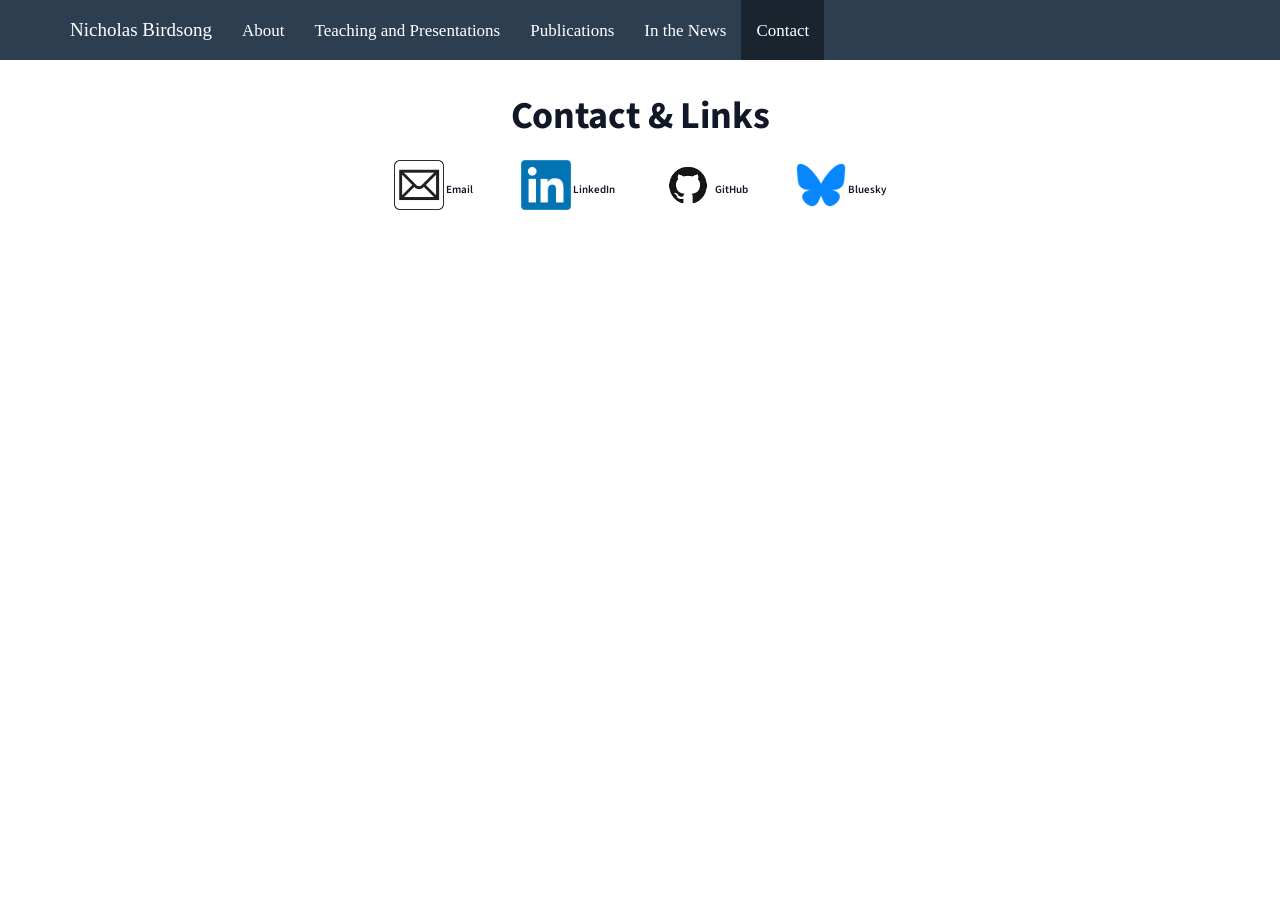
<file: contact.html>
<!DOCTYPE html>

<html>

<head>

<meta charset="utf-8" />
<meta name="generator" content="pandoc" />
<meta http-equiv="X-UA-Compatible" content="IE=EDGE" />




<title>Contact &amp; Links</title>

<script src="site_libs/header-attrs-2.30/header-attrs.js"></script>
<script src="site_libs/jquery-3.6.0/jquery-3.6.0.min.js"></script>
<meta name="viewport" content="width=device-width, initial-scale=1" />
<link href="site_libs/bootstrap-3.3.5/css/flatly.min.css" rel="stylesheet" />
<script src="site_libs/bootstrap-3.3.5/js/bootstrap.min.js"></script>
<script src="site_libs/bootstrap-3.3.5/shim/html5shiv.min.js"></script>
<script src="site_libs/bootstrap-3.3.5/shim/respond.min.js"></script>
<style>h1 {font-size: 34px;}
       h1.title {font-size: 38px;}
       h2 {font-size: 30px;}
       h3 {font-size: 24px;}
       h4 {font-size: 18px;}
       h5 {font-size: 16px;}
       h6 {font-size: 12px;}
       code {color: inherit; background-color: rgba(0, 0, 0, 0.04);}
       pre:not([class]) { background-color: white }</style>
<script src="site_libs/navigation-1.1/tabsets.js"></script>
<link href="site_libs/highlightjs-9.12.0/default.css" rel="stylesheet" />
<script src="site_libs/highlightjs-9.12.0/highlight.js"></script>

<style type="text/css">
  code{white-space: pre-wrap;}
  span.smallcaps{font-variant: small-caps;}
  span.underline{text-decoration: underline;}
  div.column{display: inline-block; vertical-align: top; width: 50%;}
  div.hanging-indent{margin-left: 1.5em; text-indent: -1.5em;}
  ul.task-list{list-style: none;}
    </style>

<style type="text/css">code{white-space: pre;}</style>
<script type="text/javascript">
if (window.hljs) {
  hljs.configure({languages: []});
  hljs.initHighlightingOnLoad();
  if (document.readyState && document.readyState === "complete") {
    window.setTimeout(function() { hljs.initHighlighting(); }, 0);
  }
}
</script>






<link rel="stylesheet" href="styles.css" type="text/css" />



<style type = "text/css">
.main-container {
  max-width: 940px;
  margin-left: auto;
  margin-right: auto;
}
img {
  max-width:100%;
}
.tabbed-pane {
  padding-top: 12px;
}
.html-widget {
  margin-bottom: 20px;
}
button.code-folding-btn:focus {
  outline: none;
}
summary {
  display: list-item;
}
details > summary > p:only-child {
  display: inline;
}
pre code {
  padding: 0;
}
</style>


<style type="text/css">
.dropdown-submenu {
  position: relative;
}
.dropdown-submenu>.dropdown-menu {
  top: 0;
  left: 100%;
  margin-top: -6px;
  margin-left: -1px;
  border-radius: 0 6px 6px 6px;
}
.dropdown-submenu:hover>.dropdown-menu {
  display: block;
}
.dropdown-submenu>a:after {
  display: block;
  content: " ";
  float: right;
  width: 0;
  height: 0;
  border-color: transparent;
  border-style: solid;
  border-width: 5px 0 5px 5px;
  border-left-color: #cccccc;
  margin-top: 5px;
  margin-right: -10px;
}
.dropdown-submenu:hover>a:after {
  border-left-color: #adb5bd;
}
.dropdown-submenu.pull-left {
  float: none;
}
.dropdown-submenu.pull-left>.dropdown-menu {
  left: -100%;
  margin-left: 10px;
  border-radius: 6px 0 6px 6px;
}
</style>

<script type="text/javascript">
// manage active state of menu based on current page
$(document).ready(function () {
  // active menu anchor
  href = window.location.pathname
  href = href.substr(href.lastIndexOf('/') + 1)
  if (href === "")
    href = "index.html";
  var menuAnchor = $('a[href="' + href + '"]');

  // mark the anchor link active (and if it's in a dropdown, also mark that active)
  var dropdown = menuAnchor.closest('li.dropdown');
  if (window.bootstrap) { // Bootstrap 4+
    menuAnchor.addClass('active');
    dropdown.find('> .dropdown-toggle').addClass('active');
  } else { // Bootstrap 3
    menuAnchor.parent().addClass('active');
    dropdown.addClass('active');
  }

  // Navbar adjustments
  var navHeight = $(".navbar").first().height() + 15;
  var style = document.createElement('style');
  var pt = "padding-top: " + navHeight + "px; ";
  var mt = "margin-top: -" + navHeight + "px; ";
  var css = "";
  // offset scroll position for anchor links (for fixed navbar)
  for (var i = 1; i <= 6; i++) {
    css += ".section h" + i + "{ " + pt + mt + "}\n";
  }
  style.innerHTML = "body {" + pt + "padding-bottom: 40px; }\n" + css;
  document.head.appendChild(style);
});
</script>

<!-- tabsets -->

<style type="text/css">
.tabset-dropdown > .nav-tabs {
  display: inline-table;
  max-height: 500px;
  min-height: 44px;
  overflow-y: auto;
  border: 1px solid #ddd;
  border-radius: 4px;
}

.tabset-dropdown > .nav-tabs > li.active:before, .tabset-dropdown > .nav-tabs.nav-tabs-open:before {
  content: "\e259";
  font-family: 'Glyphicons Halflings';
  display: inline-block;
  padding: 10px;
  border-right: 1px solid #ddd;
}

.tabset-dropdown > .nav-tabs.nav-tabs-open > li.active:before {
  content: "\e258";
  font-family: 'Glyphicons Halflings';
  border: none;
}

.tabset-dropdown > .nav-tabs > li.active {
  display: block;
}

.tabset-dropdown > .nav-tabs > li > a,
.tabset-dropdown > .nav-tabs > li > a:focus,
.tabset-dropdown > .nav-tabs > li > a:hover {
  border: none;
  display: inline-block;
  border-radius: 4px;
  background-color: transparent;
}

.tabset-dropdown > .nav-tabs.nav-tabs-open > li {
  display: block;
  float: none;
}

.tabset-dropdown > .nav-tabs > li {
  display: none;
}
</style>

<!-- code folding -->




</head>

<body>


<div class="container-fluid main-container">




<div class="navbar navbar-default  navbar-fixed-top" role="navigation">
  <div class="container">
    <div class="navbar-header">
      <button type="button" class="navbar-toggle collapsed" data-toggle="collapse" data-bs-toggle="collapse" data-target="#navbar" data-bs-target="#navbar">
        <span class="icon-bar"></span>
        <span class="icon-bar"></span>
        <span class="icon-bar"></span>
      </button>
      <a class="navbar-brand" href="index.html">Nicholas Birdsong</a>
    </div>
    <div id="navbar" class="navbar-collapse collapse">
      <ul class="nav navbar-nav">
        <li>
  <a href="index.html">About</a>
</li>
<li>
  <a href="presentations.html">Teaching and Presentations</a>
</li>
<li>
  <a href="pubs.html">Publications</a>
</li>
<li>
  <a href="news.html">In the News</a>
</li>
<li>
  <a href="contact.html">Contact</a>
</li>
      </ul>
      <ul class="nav navbar-nav navbar-right">
        
      </ul>
    </div><!--/.nav-collapse -->
  </div><!--/.container -->
</div><!--/.navbar -->

<div id="header">



<h1 class="title toc-ignore">Contact &amp; Links</h1>

</div>


<style>
@import url('https://fonts.googleapis.com/css2?family=Latin+Modern+Roman&family=Source+Sans+3:wght@400;600;700&display=swap');

:root{
  --text: #111827;
  --muted: #6b7280;
}

.main-container{
  max-width: 980px;
}

body{
  font-family: 'Latin Modern Roman', Georgia, "Times New Roman", serif;
  color: var(--text);
}

/* Title (match newer pages) */
h1.title{
  font-family: "Source Sans 3", system-ui, -apple-system, "Segoe UI", Roboto, Arial, sans-serif;
  font-weight: 700;
  text-align: center;
  margin-bottom: 1.25rem;
}

/* DO NOT set navbar font/weight here (let it match other pages).
   Only ensure dropdown text isn't affected by any centering rules. */
.navbar .dropdown-menu,
.navbar .dropdown-menu > li > a{
  text-align: left !important;
}

/* Contact layout (no box) */
.contact-container{
  display: flex;
  justify-content: center;
  margin: 2.25rem auto 0 auto;
}

.contact-row{
  display: flex;
  justify-content: center;
  align-items: flex-start;
  gap: 48px;
  flex-wrap: wrap;
}

.contact-item{
  text-align: center;
  display: flex;
  flex-direction: column;
  align-items: center;
}

.contact-item img{
  width: 50px;
  height: 50px;
  object-fit: contain;
  margin-bottom: 10px;
}

.contact-item a{
  font-family: "Source Sans 3", system-ui, -apple-system, "Segoe UI", Roboto, Arial, sans-serif;
  font-weight: 600;
  font-size: 1.1rem;
  color: var(--text);
  text-decoration: none;
}

.contact-item a:hover{
  text-decoration: underline;
}
</style>
<div class="contact-container">
<div class="contact-row">
<div class="contact-item">
<a href="mailto:contact@nicholasbirdsong.com?subject=Contact%20through%20nicholasbirdsong.com">
<img src="images/email_icon.png" alt="Email icon"/>
Email
</a>
</div>
<div class="contact-item">
<a href="https://www.linkedin.com/in/nicholasbirdsong/" target="_blank" rel="noopener noreferrer">
<img src="images/linkedin_icon.png" alt="LinkedIn icon"/>
LinkedIn
</a>
</div>
<div class="contact-item">
<a href="https://github.com/nbrdsong" target="_blank" rel="noopener noreferrer">
<img src="images/github_icon.png" alt="GitHub icon"/>
GitHub
</a>
</div>
<div class="contact-item">
<a href="https://bsky.app/profile/nicholasbirdsong.com" target="_blank" rel="noopener noreferrer">
<img src="images/Bluesky_Logo.svg.png" alt="Bluesky icon"/>
Bluesky
</a>
</div>
</div>
</div>




</div>

<script>

// add bootstrap table styles to pandoc tables
function bootstrapStylePandocTables() {
  $('tr.odd').parent('tbody').parent('table').addClass('table table-condensed');
}
$(document).ready(function () {
  bootstrapStylePandocTables();
});


</script>

<!-- tabsets -->

<script>
$(document).ready(function () {
  window.buildTabsets("TOC");
});

$(document).ready(function () {
  $('.tabset-dropdown > .nav-tabs > li').click(function () {
    $(this).parent().toggleClass('nav-tabs-open');
  });
});
</script>

<!-- code folding -->


<!-- dynamically load mathjax for compatibility with self-contained -->
<script>
  (function () {
    var script = document.createElement("script");
    script.type = "text/javascript";
    script.src  = "https://mathjax.rstudio.com/latest/MathJax.js?config=TeX-AMS-MML_HTMLorMML";
    document.getElementsByTagName("head")[0].appendChild(script);
  })();
</script>

</body>
</html>
</file>
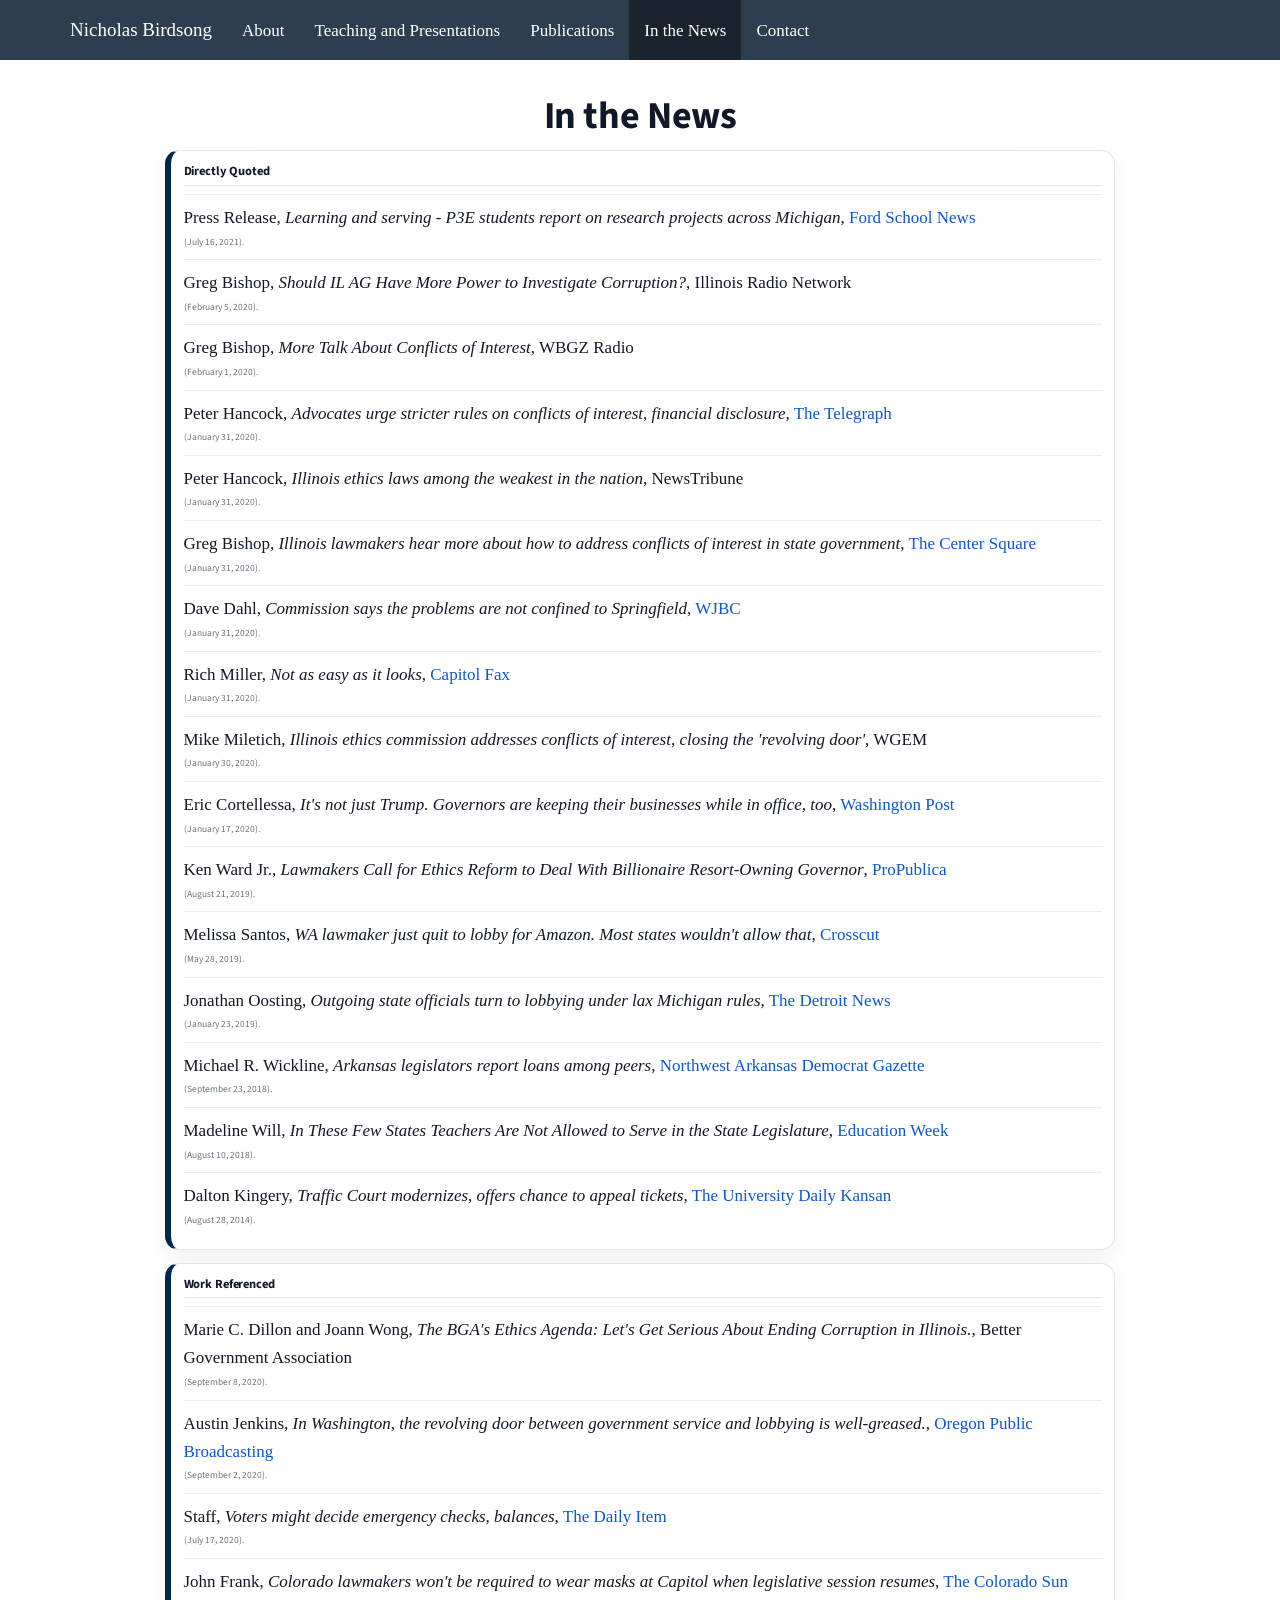
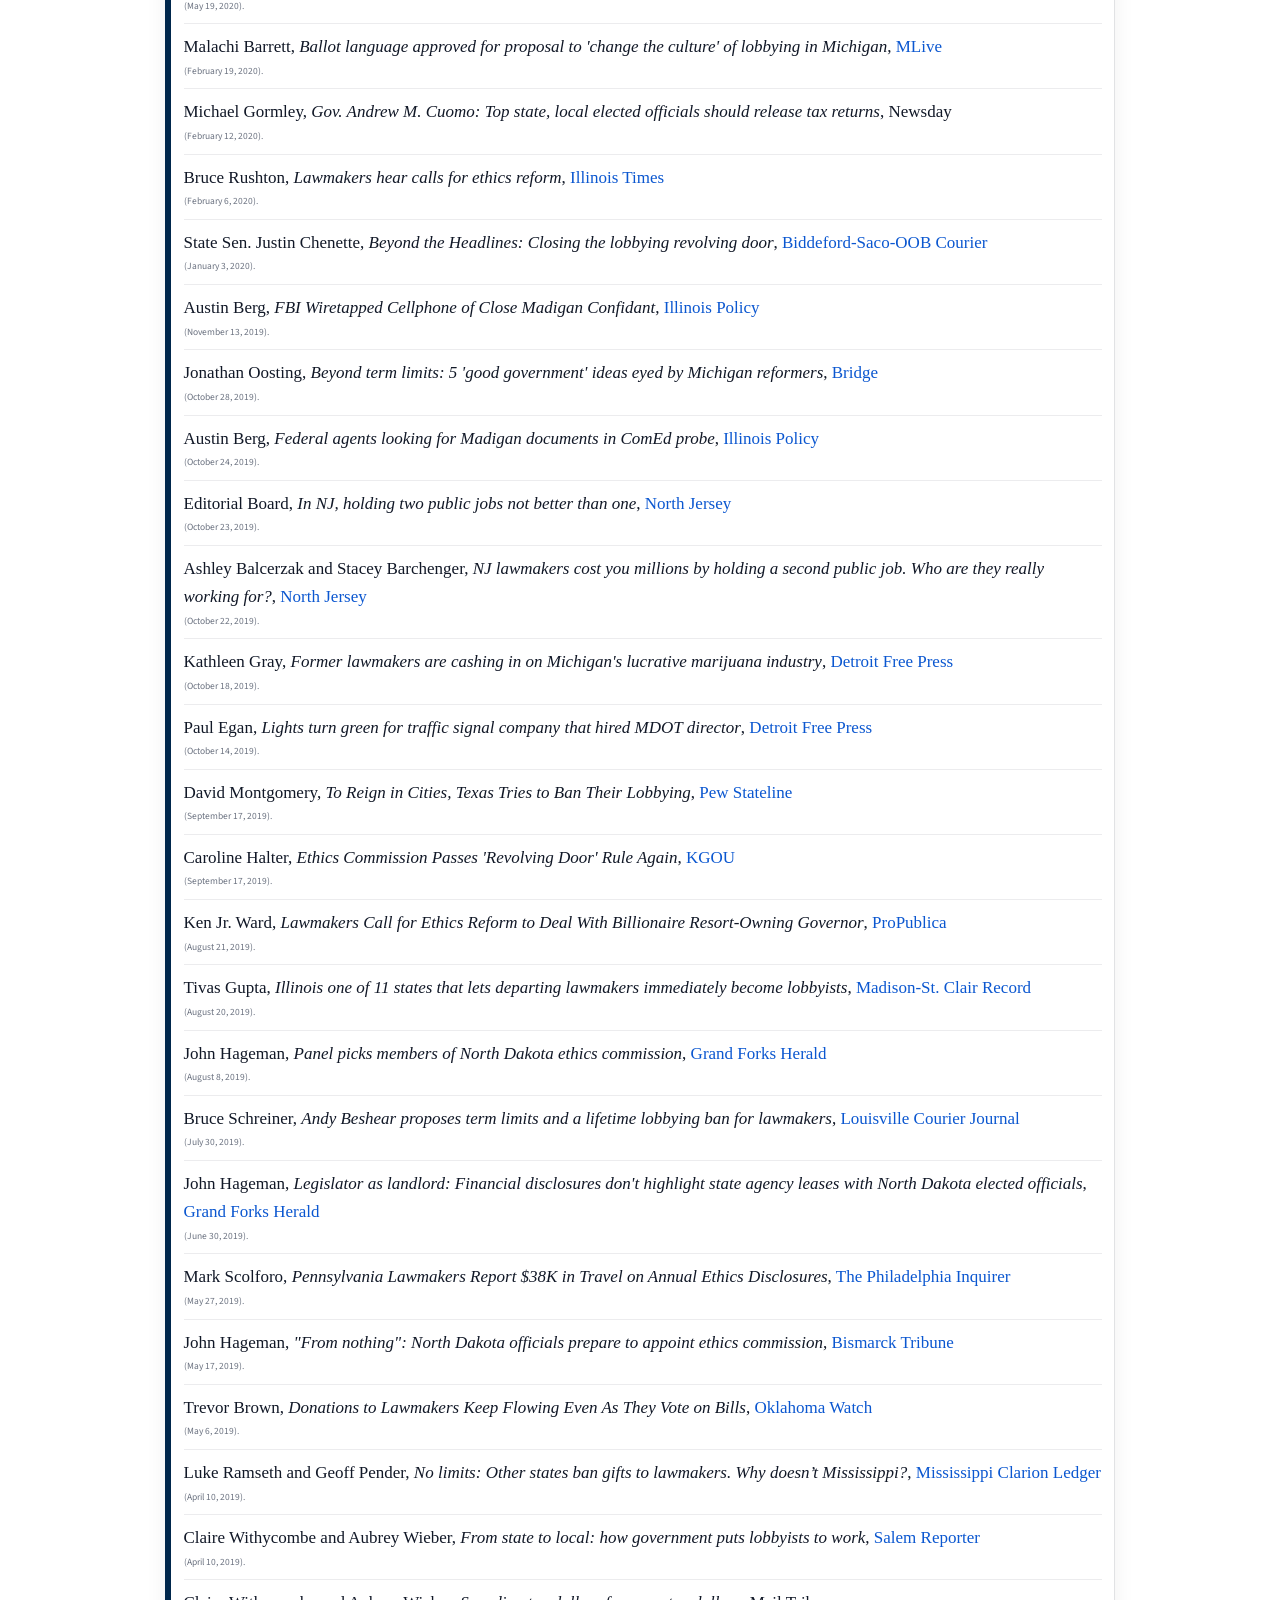
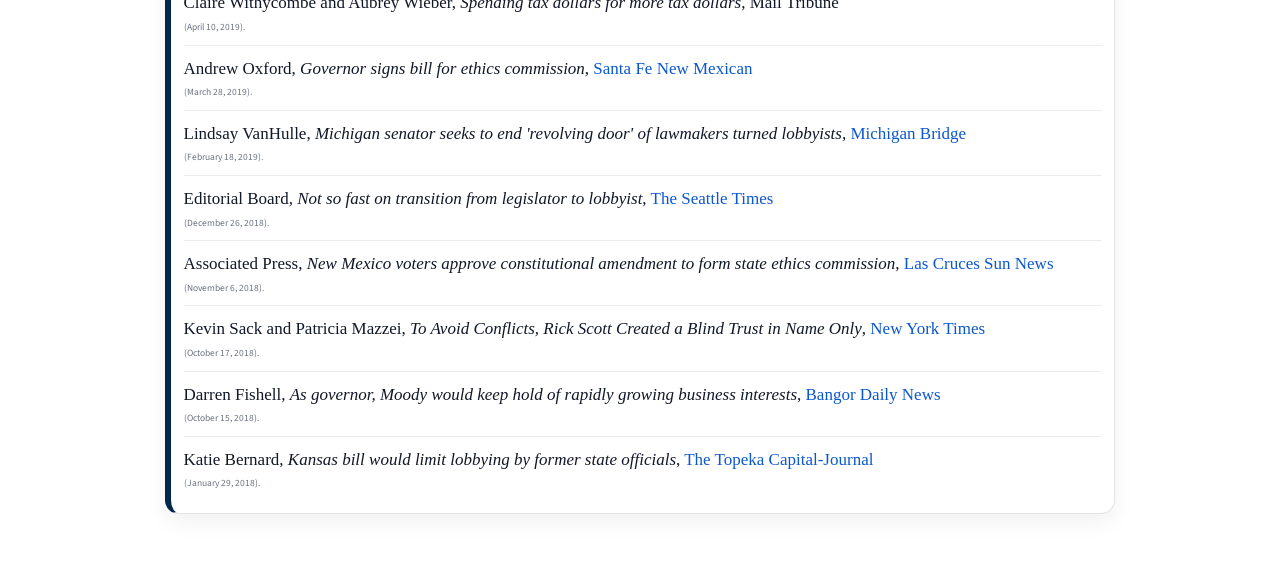
<file: news.html>
<!DOCTYPE html>

<html>

<head>

<meta charset="utf-8" />
<meta name="generator" content="pandoc" />
<meta http-equiv="X-UA-Compatible" content="IE=EDGE" />




<title>In the News</title>

<script src="site_libs/header-attrs-2.30/header-attrs.js"></script>
<script src="site_libs/jquery-3.6.0/jquery-3.6.0.min.js"></script>
<meta name="viewport" content="width=device-width, initial-scale=1" />
<link href="site_libs/bootstrap-3.3.5/css/flatly.min.css" rel="stylesheet" />
<script src="site_libs/bootstrap-3.3.5/js/bootstrap.min.js"></script>
<script src="site_libs/bootstrap-3.3.5/shim/html5shiv.min.js"></script>
<script src="site_libs/bootstrap-3.3.5/shim/respond.min.js"></script>
<style>h1 {font-size: 34px;}
       h1.title {font-size: 38px;}
       h2 {font-size: 30px;}
       h3 {font-size: 24px;}
       h4 {font-size: 18px;}
       h5 {font-size: 16px;}
       h6 {font-size: 12px;}
       code {color: inherit; background-color: rgba(0, 0, 0, 0.04);}
       pre:not([class]) { background-color: white }</style>
<script src="site_libs/navigation-1.1/tabsets.js"></script>
<link href="site_libs/highlightjs-9.12.0/default.css" rel="stylesheet" />
<script src="site_libs/highlightjs-9.12.0/highlight.js"></script>

<style type="text/css">
  code{white-space: pre-wrap;}
  span.smallcaps{font-variant: small-caps;}
  span.underline{text-decoration: underline;}
  div.column{display: inline-block; vertical-align: top; width: 50%;}
  div.hanging-indent{margin-left: 1.5em; text-indent: -1.5em;}
  ul.task-list{list-style: none;}
    </style>

<style type="text/css">code{white-space: pre;}</style>
<script type="text/javascript">
if (window.hljs) {
  hljs.configure({languages: []});
  hljs.initHighlightingOnLoad();
  if (document.readyState && document.readyState === "complete") {
    window.setTimeout(function() { hljs.initHighlighting(); }, 0);
  }
}
</script>






<link rel="stylesheet" href="styles.css" type="text/css" />



<style type = "text/css">
.main-container {
  max-width: 940px;
  margin-left: auto;
  margin-right: auto;
}
img {
  max-width:100%;
}
.tabbed-pane {
  padding-top: 12px;
}
.html-widget {
  margin-bottom: 20px;
}
button.code-folding-btn:focus {
  outline: none;
}
summary {
  display: list-item;
}
details > summary > p:only-child {
  display: inline;
}
pre code {
  padding: 0;
}
</style>


<style type="text/css">
.dropdown-submenu {
  position: relative;
}
.dropdown-submenu>.dropdown-menu {
  top: 0;
  left: 100%;
  margin-top: -6px;
  margin-left: -1px;
  border-radius: 0 6px 6px 6px;
}
.dropdown-submenu:hover>.dropdown-menu {
  display: block;
}
.dropdown-submenu>a:after {
  display: block;
  content: " ";
  float: right;
  width: 0;
  height: 0;
  border-color: transparent;
  border-style: solid;
  border-width: 5px 0 5px 5px;
  border-left-color: #cccccc;
  margin-top: 5px;
  margin-right: -10px;
}
.dropdown-submenu:hover>a:after {
  border-left-color: #adb5bd;
}
.dropdown-submenu.pull-left {
  float: none;
}
.dropdown-submenu.pull-left>.dropdown-menu {
  left: -100%;
  margin-left: 10px;
  border-radius: 6px 0 6px 6px;
}
</style>

<script type="text/javascript">
// manage active state of menu based on current page
$(document).ready(function () {
  // active menu anchor
  href = window.location.pathname
  href = href.substr(href.lastIndexOf('/') + 1)
  if (href === "")
    href = "index.html";
  var menuAnchor = $('a[href="' + href + '"]');

  // mark the anchor link active (and if it's in a dropdown, also mark that active)
  var dropdown = menuAnchor.closest('li.dropdown');
  if (window.bootstrap) { // Bootstrap 4+
    menuAnchor.addClass('active');
    dropdown.find('> .dropdown-toggle').addClass('active');
  } else { // Bootstrap 3
    menuAnchor.parent().addClass('active');
    dropdown.addClass('active');
  }

  // Navbar adjustments
  var navHeight = $(".navbar").first().height() + 15;
  var style = document.createElement('style');
  var pt = "padding-top: " + navHeight + "px; ";
  var mt = "margin-top: -" + navHeight + "px; ";
  var css = "";
  // offset scroll position for anchor links (for fixed navbar)
  for (var i = 1; i <= 6; i++) {
    css += ".section h" + i + "{ " + pt + mt + "}\n";
  }
  style.innerHTML = "body {" + pt + "padding-bottom: 40px; }\n" + css;
  document.head.appendChild(style);
});
</script>

<!-- tabsets -->

<style type="text/css">
.tabset-dropdown > .nav-tabs {
  display: inline-table;
  max-height: 500px;
  min-height: 44px;
  overflow-y: auto;
  border: 1px solid #ddd;
  border-radius: 4px;
}

.tabset-dropdown > .nav-tabs > li.active:before, .tabset-dropdown > .nav-tabs.nav-tabs-open:before {
  content: "\e259";
  font-family: 'Glyphicons Halflings';
  display: inline-block;
  padding: 10px;
  border-right: 1px solid #ddd;
}

.tabset-dropdown > .nav-tabs.nav-tabs-open > li.active:before {
  content: "\e258";
  font-family: 'Glyphicons Halflings';
  border: none;
}

.tabset-dropdown > .nav-tabs > li.active {
  display: block;
}

.tabset-dropdown > .nav-tabs > li > a,
.tabset-dropdown > .nav-tabs > li > a:focus,
.tabset-dropdown > .nav-tabs > li > a:hover {
  border: none;
  display: inline-block;
  border-radius: 4px;
  background-color: transparent;
}

.tabset-dropdown > .nav-tabs.nav-tabs-open > li {
  display: block;
  float: none;
}

.tabset-dropdown > .nav-tabs > li {
  display: none;
}
</style>

<!-- code folding -->




</head>

<body>


<div class="container-fluid main-container">




<div class="navbar navbar-default  navbar-fixed-top" role="navigation">
  <div class="container">
    <div class="navbar-header">
      <button type="button" class="navbar-toggle collapsed" data-toggle="collapse" data-bs-toggle="collapse" data-target="#navbar" data-bs-target="#navbar">
        <span class="icon-bar"></span>
        <span class="icon-bar"></span>
        <span class="icon-bar"></span>
      </button>
      <a class="navbar-brand" href="index.html">Nicholas Birdsong</a>
    </div>
    <div id="navbar" class="navbar-collapse collapse">
      <ul class="nav navbar-nav">
        <li>
  <a href="index.html">About</a>
</li>
<li>
  <a href="presentations.html">Teaching and Presentations</a>
</li>
<li>
  <a href="pubs.html">Publications</a>
</li>
<li>
  <a href="news.html">In the News</a>
</li>
<li>
  <a href="contact.html">Contact</a>
</li>
      </ul>
      <ul class="nav navbar-nav navbar-right">
        
      </ul>
    </div><!--/.nav-collapse -->
  </div><!--/.container -->
</div><!--/.navbar -->

<div id="header">



<h1 class="title toc-ignore">In the News</h1>

</div>


<style>
@import url('https://fonts.googleapis.com/css2?family=Latin+Modern+Roman&family=Source+Sans+3:wght@400;600;700&display=swap');

:root{
  --um-blue: #00274C;
  --text: #111827;
  --muted: #6b7280;
  --border: rgba(17, 24, 39, 0.12);
  --link: #0b57d0;
}

.main-container{ max-width: 980px; }

body{
  font-family: 'Latin Modern Roman', Georgia, "Times New Roman", serif;
  color: var(--text);
}

h1.title{
  font-family: "Source Sans 3", system-ui, -apple-system, "Segoe UI", Roboto, Arial, sans-serif;
  font-weight: 700;
  text-align: center;
  margin-bottom: 1.25rem;
}

/* Section cards */
.section-card{
  background: #fff;
  border: 1px solid var(--border);
  border-left: 6px solid var(--um-blue);
  border-radius: 14px;
  padding: 1.15rem 1.25rem;
  margin: 1.25rem 0;
  box-shadow: 0 8px 22px rgba(0,0,0,0.06);
}

.section-card h2{
  font-family: "Source Sans 3", system-ui, -apple-system, "Segoe UI", Roboto, Arial, sans-serif;
  font-weight: 700;
  font-size: 1.25rem;
  margin: 0 0 0.85rem 0;
  padding-bottom: 0.55rem;
  border-bottom: 1px solid rgba(17,24,39,0.10);
}

/* Entries */
.entry{
  padding: 0.9rem 0;
  border-top: 1px solid rgba(17,24,39,0.08);
}
.entry:first-child{ border-top: none; }

.entry a{
  color: var(--link);
  text-decoration: none;
}
.entry a:hover{ text-decoration: underline; }

.entry .meta{
  margin-top: 0.25rem;
  color: var(--muted);
  font-size: 0.95rem;
  font-family: "Source Sans 3", system-ui, -apple-system, "Segoe UI", Roboto, Arial, sans-serif;
}
</style>
<section class="section-card">
<h2>Directly Quoted</h2>
<div class="entry">
<div>Press Release, <em>Learning and serving - P3E students report on research projects across Michigan</em>, <a href="https://fordschool.umich.edu/news/2021/learning-and-serving-p3e-students-report-research-projects-across-michigan" target="_blank" rel="noopener noreferrer">Ford School News</a></div>
<div class="meta">(July 16, 2021).</div>
</div>
<div class="entry">
<div>Greg Bishop, <em>Should IL AG Have More Power to Investigate Corruption?</em>, <span>Illinois Radio Network</span></div>
<div class="meta">(February 5, 2020).</div>
</div>
<div class="entry">
<div>Greg Bishop, <em>More Talk About Conflicts of Interest</em>, <span>WBGZ Radio</span></div>
<div class="meta">(February 1, 2020).</div>
</div>
<div class="entry">
<div>Peter Hancock, <em>Advocates urge stricter rules on conflicts of interest, financial disclosure</em>, <a href="https://www.thetelegraph.com/news/article/Advocates-urge-stricter-rules-on-conflicts-of-15020605.php" target="_blank" rel="noopener noreferrer">The Telegraph</a></div>
<div class="meta">(January 31, 2020).</div>
</div>
<div class="entry">
<div>Peter Hancock, <em>Illinois ethics laws among the weakest in the nation</em>, <span>NewsTribune</span></div>
<div class="meta">(January 31, 2020).</div>
</div>
<div class="entry">
<div>Greg Bishop, <em>Illinois lawmakers hear more about how to address conflicts of interest in state government</em>, <a href="https://www.thecentersquare.com/illinois/illinois-lawmakers-hear-more-about-how-to-address-conflicts-of/article_38c50584-43a8-11ea-859d-f7a38267e41e.html" target="_blank" rel="noopener noreferrer">The Center Square</a></div>
<div class="meta">(January 31, 2020).</div>
</div>
<div class="entry">
<div>Dave Dahl, <em>Commission says the problems are not confined to Springfield</em>, <a href="https://www.wjbc.com/2020/01/31/commission-says-the-problems-are-not-confined-to-springfield/" target="_blank" rel="noopener noreferrer">WJBC</a></div>
<div class="meta">(January 31, 2020).</div>
</div>
<div class="entry">
<div>Rich Miller, <em>Not as easy as it looks</em>, <a href="https://capitolfax.com/2020/01/31/not-as-easy-as-it-looks-2/" target="_blank" rel="noopener noreferrer">Capitol Fax</a></div>
<div class="meta">(January 31, 2020).</div>
</div>
<div class="entry">
<div>Mike Miletich, <em>Illinois ethics commission addresses conflicts of interest, closing the 'revolving door'</em>, <span>WGEM</span></div>
<div class="meta">(January 30, 2020).</div>
</div>
<div class="entry">
<div>Eric Cortellessa, <em>It's not just Trump. Governors are keeping their businesses while in office, too</em>, <a href="https://www.washingtonpost.com/outlook/its-not-just-trump-governors-are-keeping-their-businesses-while-in-office-too/2020/01/16/66ffdb46-3808-11ea-bb7b-265f4554af6d_story.html#click=https://t.co/M1lrrfczQX" target="_blank" rel="noopener noreferrer">Washington Post</a></div>
<div class="meta">(January 17, 2020).</div>
</div>
<div class="entry">
<div>Ken Ward Jr., <em>Lawmakers Call for Ethics Reform to Deal With Billionaire Resort-Owning Governor</em>, <a href="https://www.propublica.org/article/lawmakers-call-for-ethics-reform-to-deal-with-billionaire-resort-owning-governor" target="_blank" rel="noopener noreferrer">ProPublica</a></div>
<div class="meta">(August 21, 2019).</div>
</div>
<div class="entry">
<div>Melissa Santos, <em>WA lawmaker just quit to lobby for Amazon. Most states wouldn't allow that</em>, <a href="https://www.cascadepbs.org/politics/2019/05/wa-lawmaker-just-quit-lobby-amazon-most-states-wouldnt-allow" target="_blank" rel="noopener noreferrer">Crosscut</a></div>
<div class="meta">(May 28, 2019).</div>
</div>
<div class="entry">
<div>Jonathan Oosting, <em>Outgoing state officials turn to lobbying under lax Michigan rules</em>, <a href="https://www.detroitnews.com/story/news/politics/2019/01/23/outgoing-state-officials-turn-lobbying-under-lax-michigan-rules/2616196002/" target="_blank" rel="noopener noreferrer">The Detroit News</a></div>
<div class="meta">(January 23, 2019).</div>
</div>
<div class="entry">
<div>Michael R. Wickline, <em>Arkansas legislators report loans among peers</em>, <a href="https://www.nwaonline.com/news/2018/sep/23/legislators-report-loans-among-peers-20/" target="_blank" rel="noopener noreferrer">Northwest Arkansas Democrat Gazette</a></div>
<div class="meta">(September 23, 2018).</div>
</div>
<div class="entry">
<div>Madeline Will, <em>In These Few States Teachers Are Not Allowed to Serve in the State Legislature</em>, <a href="https://www.edweek.org/leadership/in-these-few-states-teachers-are-not-allowed-to-serve-in-the-state-legislature/2018/08" target="_blank" rel="noopener noreferrer">Education Week</a></div>
<div class="meta">(August 10, 2018).</div>
</div>
<div class="entry">
<div>Dalton Kingery, <em>Traffic Court modernizes, offers chance to appeal tickets</em>, <a href="https://www.kansan.com/news/ku-traffic-court-modernizes-offers-chance-to-appeal-tickets/article_fd3656ba-2e79-11e4-beef-001a4bcf887a.html" target="_blank" rel="noopener noreferrer">The University Daily Kansan</a></div>
<div class="meta">(August 28, 2014).</div>
</div>
</section>
<section class="section-card">
<h2>Work Referenced</h2>
<div class="entry">
<div>Marie C. Dillon and Joann Wong, <em>The BGA's Ethics Agenda: Let's Get Serious About Ending Corruption in Illinois.</em>, <span>Better Government Association</span></div>
<div class="meta">(September 8, 2020).</div>
</div>
<div class="entry">
<div>Austin Jenkins, <em>In Washington, the revolving door between government service and lobbying is well-greased.</em>, <a href="https://www.opb.org/article/2020/09/02/washington-state-government-officials-lobbying-revolving-door/" target="_blank" rel="noopener noreferrer">Oregon Public Broadcasting</a></div>
<div class="meta">(September 2, 2020).</div>
</div>
<div class="entry">
<div>Staff, <em>Voters might decide emergency checks, balances</em>, <a href="https://www.dailyitem.com/opinion/voters-might-decide-emergency-checks-balances/article_83d3db3a-4dbb-554d-85a0-845b77e54c2a.html" target="_blank" rel="noopener noreferrer">The Daily Item</a></div>
<div class="meta">(July 17, 2020).</div>
</div>
<div class="entry">
<div>John Frank, <em>Colorado lawmakers won't be required to wear masks at Capitol when legislative session resumes</em>, <a href="https://coloradosun.com/2020/05/19/colorado-lawmakers-mask-coronavirus/" target="_blank" rel="noopener noreferrer">The Colorado Sun</a></div>
<div class="meta">(May 19, 2020).</div>
</div>
<div class="entry">
<div>Malachi Barrett, <em>Ballot language approved for proposal to 'change the culture' of lobbying in Michigan</em>, <a href="https://www.mlive.com/public-interest/2020/02/ballot-language-approved-for-proposal-to-change-the-culture-of-lobbying-in-michigan.html" target="_blank" rel="noopener noreferrer">MLive</a></div>
<div class="meta">(February 19, 2020).</div>
</div>
<div class="entry">
<div>Michael Gormley, <em>Gov. Andrew M. Cuomo: Top state, local elected officials should release tax returns</em>, <span>Newsday</span></div>
<div class="meta">(February 12, 2020).</div>
</div>
<div class="entry">
<div>Bruce Rushton, <em>Lawmakers hear calls for ethics reform</em>, <a href="https://www.illinoistimes.com/news-opinion/lawmakers-hear-calls-for-ethics-reform-11785557" target="_blank" rel="noopener noreferrer">Illinois Times</a></div>
<div class="meta">(February 6, 2020).</div>
</div>
<div class="entry">
<div>State Sen. Justin Chenette, <em>Beyond the Headlines: Closing the lobbying revolving door</em>, <a href="https://www.pressherald.com/2020/01/23/beyond-the-headlines-closing-the-lobbying-revolving-door/" target="_blank" rel="noopener noreferrer">Biddeford-Saco-OOB Courier</a></div>
<div class="meta">(January 3, 2020).</div>
</div>
<div class="entry">
<div>Austin Berg, <em>FBI Wiretapped Cellphone of Close Madigan Confidant</em>, <a href="https://www.illinoispolicy.org/fbi-wiretapped-cellphone-of-close-madigan-confidant/" target="_blank" rel="noopener noreferrer">Illinois Policy</a></div>
<div class="meta">(November 13, 2019).</div>
</div>
<div class="entry">
<div>Jonathan Oosting, <em>Beyond term limits: 5 'good government' ideas eyed by Michigan reformers</em>, <a href="https://www.bridgemi.com/michigan-government/beyond-term-limits-5-good-government-ideas-eyed-michigan-reformers" target="_blank" rel="noopener noreferrer">Bridge</a></div>
<div class="meta">(October 28, 2019).</div>
</div>
<div class="entry">
<div>Austin Berg, <em>Federal agents looking for Madigan documents in ComEd probe</em>, <a href="https://www.illinoispolicy.org/federal-agents-looking-for-madigan-documents-in-comed-probe/" target="_blank" rel="noopener noreferrer">Illinois Policy</a></div>
<div class="meta">(October 24, 2019).</div>
</div>
<div class="entry">
<div>Editorial Board, <em>In NJ, holding two public jobs not better than one</em>, <a href="https://www.northjersey.com/story/opinion/editorials/2019/10/23/editorial-nj-holding-two-public-jobs-not-better-than-one/4070933002/" target="_blank" rel="noopener noreferrer">North Jersey</a></div>
<div class="meta">(October 23, 2019).</div>
</div>
<div class="entry">
<div>Ashley Balcerzak and Stacey Barchenger, <em>NJ lawmakers cost you millions by holding a second public job. Who are they really working for?</em>, <a href="https://subscribe.northjersey.com/restricted?return=https%3A%2F%2Fwww.northjersey.com%2Fstory%2Fnews%2Fnew-jersey%2F2019%2F10%2F22%2Fnj-taxes-one-three-lawmakers-get-second-paycheck-taxpayers%2F1965416001%2F&amp;gps-source=CPROADBLOCKDH&amp;gca-cat=p&amp;gnt-eid=control" target="_blank" rel="noopener noreferrer">North Jersey</a></div>
<div class="meta">(October 22, 2019).</div>
</div>
<div class="entry">
<div>Kathleen Gray, <em>Former lawmakers are cashing in on Michigan's lucrative marijuana industry</em>, <a href="https://www.freep.com/story/news/marijuana/2019/10/18/lawmakers-michigan-marijuana-industry/4014976002/" target="_blank" rel="noopener noreferrer">Detroit Free Press</a></div>
<div class="meta">(October 18, 2019).</div>
</div>
<div class="entry">
<div>Paul Egan, <em>Lights turn green for traffic signal company that hired MDOT director</em>, <a href="https://www.freep.com/story/news/local/michigan/2019/10/14/kirk-steudle-econolite-traffic-signal-contract/3906292002/" target="_blank" rel="noopener noreferrer">Detroit Free Press</a></div>
<div class="meta">(October 14, 2019).</div>
</div>
<div class="entry">
<div>David Montgomery, <em>To Reign in Cities, Texas Tries to Ban Their Lobbying</em>, <a href="https://stateline.org/2019/09/17/to-rein-in-cities-texas-tries-to-ban-their-lobbying/" target="_blank" rel="noopener noreferrer">Pew Stateline</a></div>
<div class="meta">(September 17, 2019).</div>
</div>
<div class="entry">
<div>Caroline Halter, <em>Ethics Commission Passes 'Revolving Door' Rule Again</em>, <a href="https://www.kgou.org/news/2018-09-17/ethics-commission-passes-revolving-door-rule-again" target="_blank" rel="noopener noreferrer">KGOU</a></div>
<div class="meta">(September 17, 2019).</div>
</div>
<div class="entry">
<div>Ken Jr. Ward, <em>Lawmakers Call for Ethics Reform to Deal With Billionaire Resort-Owning Governor</em>, <a href="https://www.propublica.org/article/lawmakers-call-for-ethics-reform-to-deal-with-billionaire-resort-owning-governor" target="_blank" rel="noopener noreferrer">ProPublica</a></div>
<div class="meta">(August 21, 2019).</div>
</div>
<div class="entry">
<div>Tivas Gupta, <em>Illinois one of 11 states that lets departing lawmakers immediately become lobbyists</em>, <a href="https://madisonrecord.com/stories/513128905-illinois-one-of-11-states-that-lets-departing-lawmakers-immediately-become-lobbyists" target="_blank" rel="noopener noreferrer">Madison-St. Clair Record</a></div>
<div class="meta">(August 20, 2019).</div>
</div>
<div class="entry">
<div>John Hageman, <em>Panel picks members of North Dakota ethics commission</em>, <a href="https://www.grandforksherald.com/news/panel-picks-members-of-north-dakota-ethics-commission" target="_blank" rel="noopener noreferrer">Grand Forks Herald</a></div>
<div class="meta">(August 8, 2019).</div>
</div>
<div class="entry">
<div>Bruce Schreiner, <em>Andy Beshear proposes term limits and a lifetime lobbying ban for lawmakers</em>, <a href="https://www.courier-journal.com/story/news/politics/elections/kentucky/2019/07/30/beshear-proposes-term-limits-lobbying-ban-lawmakers/1868758001/" target="_blank" rel="noopener noreferrer">Louisville Courier Journal</a></div>
<div class="meta">(July 30, 2019).</div>
</div>
<div class="entry">
<div>John Hageman, <em>Legislator as landlord: Financial disclosures don't highlight state agency leases with North Dakota elected officials</em>, <a href="https://www.grandforksherald.com/news/legislator-as-landlord-financial-disclosures-dont-highlight-state-agency-leases-with-north-dakota-elected-officials" target="_blank" rel="noopener noreferrer">Grand Forks Herald</a></div>
<div class="meta">(June 30, 2019).</div>
</div>
<div class="entry">
<div>Mark Scolforo, <em>Pennsylvania Lawmakers Report $38K in Travel on Annual Ethics Disclosures</em>, <a href="https://www.inquirer.com/politics/pennsylvania/lawmakers-report-travel-and-gifts-on-annual-ethics-disclosures-20190527.html" target="_blank" rel="noopener noreferrer">The Philadelphia Inquirer</a></div>
<div class="meta">(May 27, 2019).</div>
</div>
<div class="entry">
<div>John Hageman, <em>"From nothing": North Dakota officials prepare to appoint ethics commission</em>, <a href="https://bismarcktribune.com/news/local/govt-and-politics/from-nothing-north-dakota-officials-prepare-to-appoint-ethics-commission/article_e39cd838-34b4-5392-ac02-793afb241935.html" target="_blank" rel="noopener noreferrer">Bismarck Tribune</a></div>
<div class="meta">(May 17, 2019).</div>
</div>
<div class="entry">
<div>Trevor Brown, <em>Donations to Lawmakers Keep Flowing Even As They Vote on Bills</em>, <a href="https://oklahomawatch.org/2019/05/06/cash-flow-continues-despite-officeholders-fundraising-restrictions/" target="_blank" rel="noopener noreferrer">Oklahoma Watch</a></div>
<div class="meta">(May 6, 2019).</div>
</div>
<div class="entry">
<div>Luke Ramseth and Geoff Pender, <em>No limits: Other states ban gifts to lawmakers. Why doesn’t Mississippi?</em>, <a href="https://www.clarionledger.com/story/news/politics/2019/04/10/mississippi-lobbying-laws-why-not-ban-gifts-lawmakers/3066519002/" target="_blank" rel="noopener noreferrer">Mississippi Clarion Ledger</a></div>
<div class="meta">(April 10, 2019).</div>
</div>
<div class="entry">
<div>Claire Withycombe and Aubrey Wieber, <em>From state to local: how government puts lobbyists to work</em>, <a href="https://www.salemreporter.com/2019/04/10/from-state-to-local-how-government-puts-lobbyists-to-work/" target="_blank" rel="noopener noreferrer">Salem Reporter</a></div>
<div class="meta">(April 10, 2019).</div>
</div>
<div class="entry">
<div>Claire Withycombe and Aubrey Wieber, <em>Spending tax dollars for more tax dollars</em>, <span>Mail Tribune</span></div>
<div class="meta">(April 10, 2019).</div>
</div>
<div class="entry">
<div>Andrew Oxford, <em>Governor signs bill for ethics commission</em>, <a href="https://www.santafenewmexican.com/news/local_news/governor-signs-bill-for-ethics-commission/article_e2d1d1cd-dedd-5b79-8e52-8aef37d4e87c.html" target="_blank" rel="noopener noreferrer">Santa Fe New Mexican</a></div>
<div class="meta">(March 28, 2019).</div>
</div>
<div class="entry">
<div>Lindsay VanHulle, <em>Michigan senator seeks to end 'revolving door' of lawmakers turned lobbyists</em>, <a href="https://www.bridgemi.com/michigan-government/michigan-senator-seeks-end-revolving-door-lawmakers-turned-lobbyists" target="_blank" rel="noopener noreferrer">Michigan Bridge</a></div>
<div class="meta">(February 18, 2019).</div>
</div>
<div class="entry">
<div>Editorial Board, <em>Not so fast on transition from legislator to lobbyist</em>, <a href="https://www.seattletimes.com/opinion/editorials/not-so-fast-on-transition-from-legislator-to-lobbyist/" target="_blank" rel="noopener noreferrer">The Seattle Times</a></div>
<div class="meta">(December 26, 2018).</div>
</div>
<div class="entry">
<div>Associated Press, <em>New Mexico voters approve constitutional amendment to form state ethics commission</em>, <a href="https://www.lcsun-news.com/story/news/politics/elections/2018/11/06/new-mexico-voters-approve-constitutional-amendment-ethics-commission/1914218002/" target="_blank" rel="noopener noreferrer">Las Cruces Sun News</a></div>
<div class="meta">(November 6, 2018).</div>
</div>
<div class="entry">
<div>Kevin Sack and Patricia Mazzei, <em>To Avoid Conflicts, Rick Scott Created a Blind Trust in Name Only</em>, <a href="https://www.nytimes.com/2018/10/17/us/rick-scott-conflicts-blind-trust.html" target="_blank" rel="noopener noreferrer">New York Times</a></div>
<div class="meta">(October 17, 2018).</div>
</div>
<div class="entry">
<div>Darren Fishell, <em>As governor, Moody would keep hold of rapidly growing business interests</em>, <a href="https://www.bangordailynews.com/2018/10/15/mainefocus/as-governor-moody-would-keep-hold-of-rapidly-growing-business-interests/" target="_blank" rel="noopener noreferrer">Bangor Daily News</a></div>
<div class="meta">(October 15, 2018).</div>
</div>
<div class="entry">
<div>Katie Bernard, <em>Kansas bill would limit lobbying by former state officials</em>, <a href="https://www.cjonline.com/story/news/politics/state/2018/01/29/kansas-bill-would-limit-lobbying-by-former-state-officials/15379213007/" target="_blank" rel="noopener noreferrer">The Topeka Capital-Journal</a></div>
<div class="meta">(January 29, 2018).</div>
</div>
</section>




</div>

<script>

// add bootstrap table styles to pandoc tables
function bootstrapStylePandocTables() {
  $('tr.odd').parent('tbody').parent('table').addClass('table table-condensed');
}
$(document).ready(function () {
  bootstrapStylePandocTables();
});


</script>

<!-- tabsets -->

<script>
$(document).ready(function () {
  window.buildTabsets("TOC");
});

$(document).ready(function () {
  $('.tabset-dropdown > .nav-tabs > li').click(function () {
    $(this).parent().toggleClass('nav-tabs-open');
  });
});
</script>

<!-- code folding -->


<!-- dynamically load mathjax for compatibility with self-contained -->
<script>
  (function () {
    var script = document.createElement("script");
    script.type = "text/javascript";
    script.src  = "https://mathjax.rstudio.com/latest/MathJax.js?config=TeX-AMS-MML_HTMLorMML";
    document.getElementsByTagName("head")[0].appendChild(script);
  })();
</script>

</body>
</html>
</file>
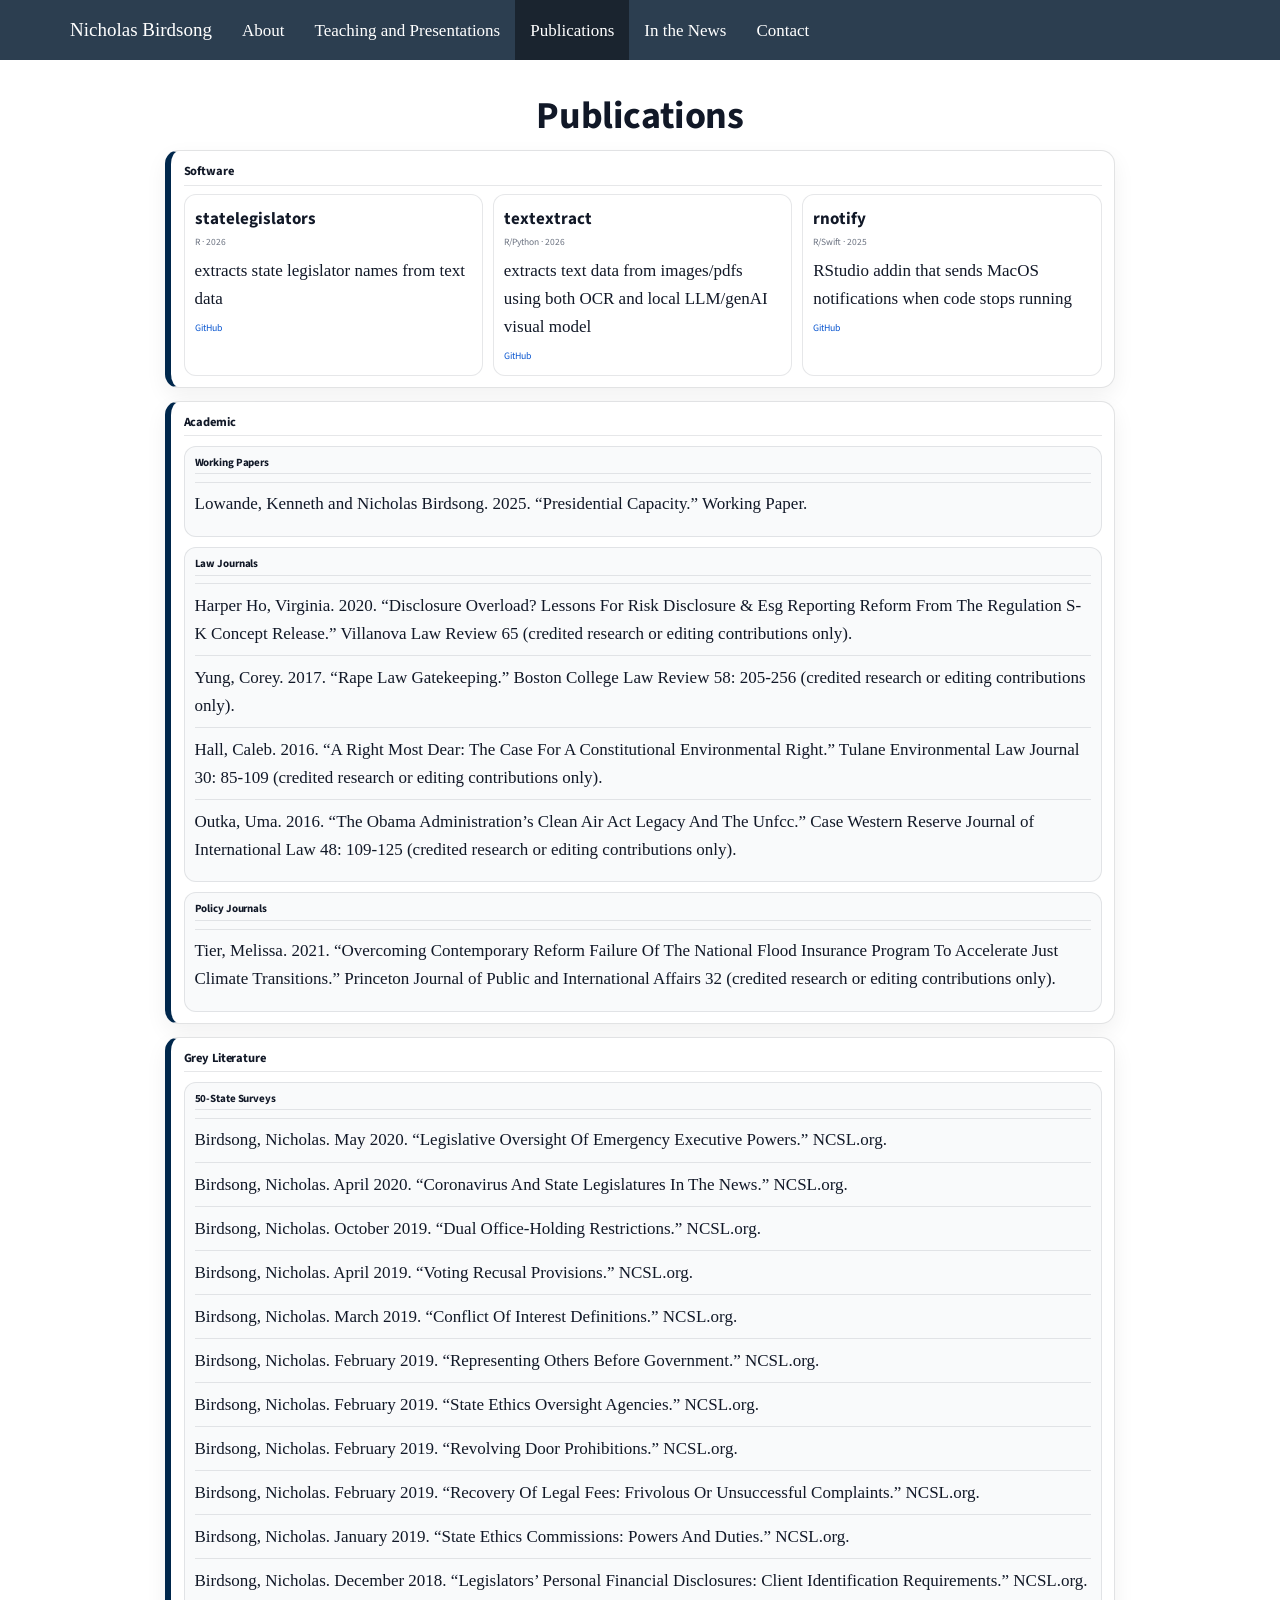
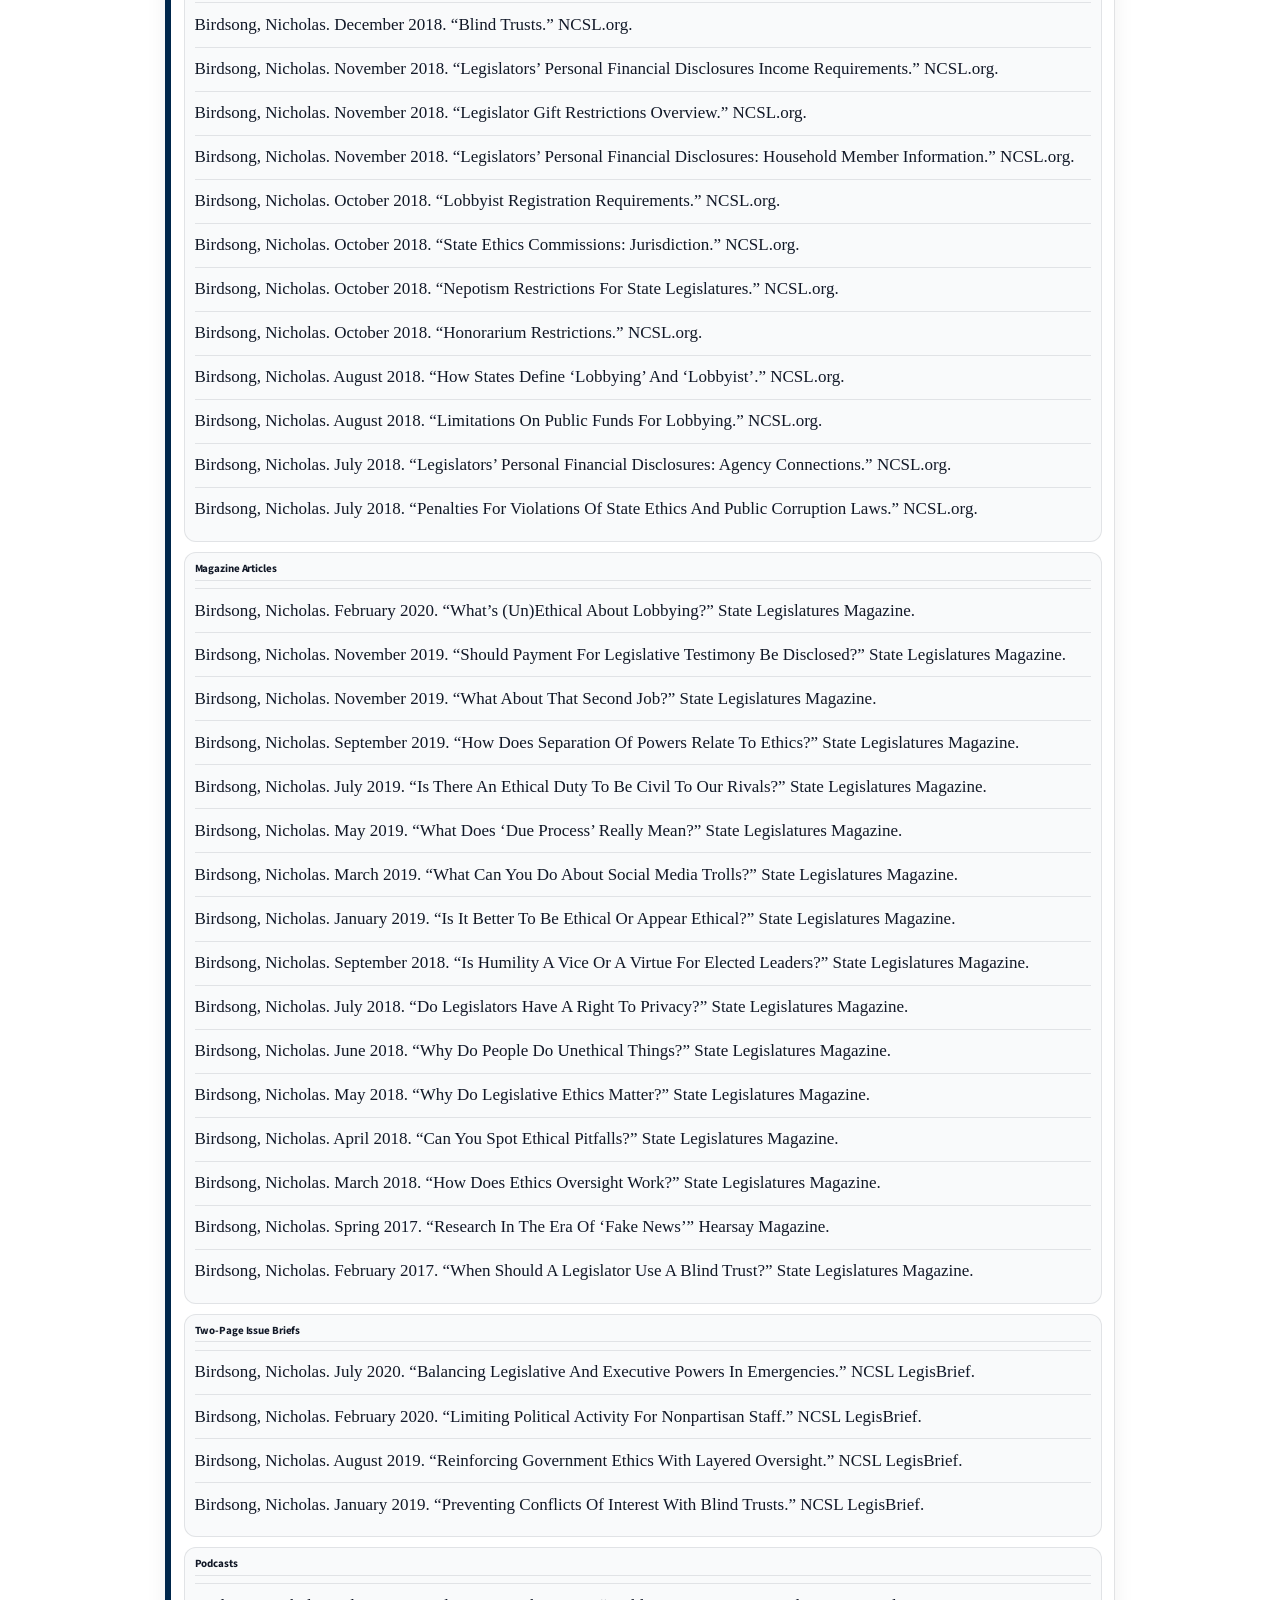
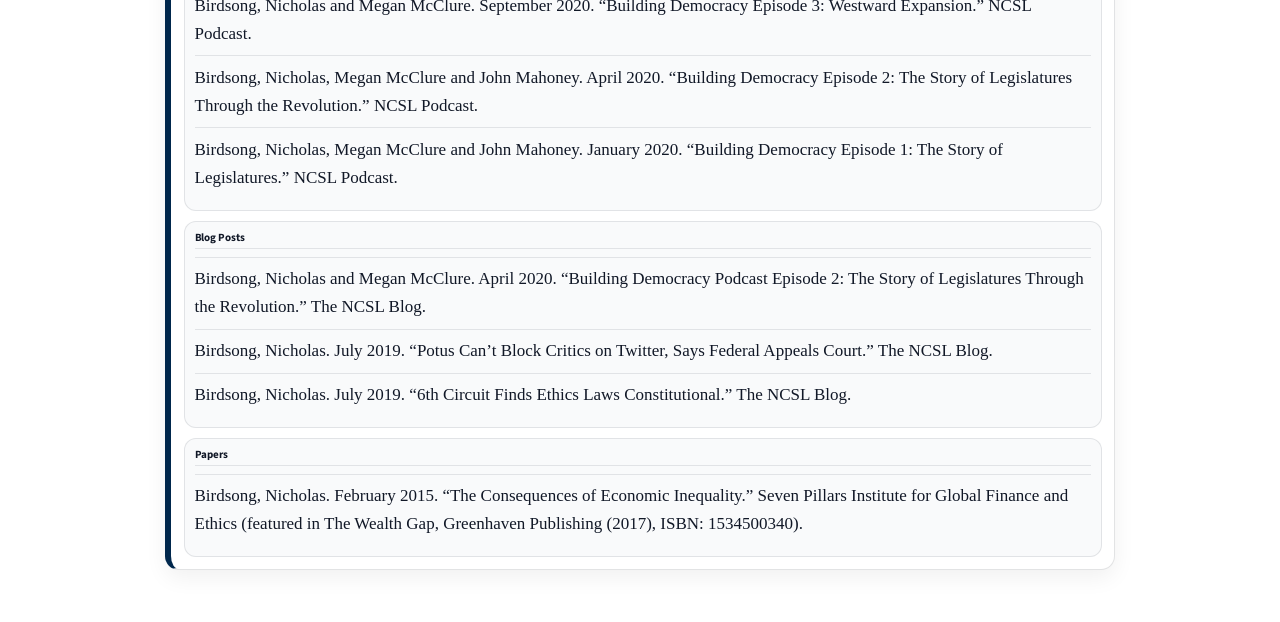
<file: pubs.html>
<!DOCTYPE html>

<html>

<head>

<meta charset="utf-8" />
<meta name="generator" content="pandoc" />
<meta http-equiv="X-UA-Compatible" content="IE=EDGE" />




<title>Publications</title>

<script src="site_libs/header-attrs-2.30/header-attrs.js"></script>
<script src="site_libs/jquery-3.6.0/jquery-3.6.0.min.js"></script>
<meta name="viewport" content="width=device-width, initial-scale=1" />
<link href="site_libs/bootstrap-3.3.5/css/flatly.min.css" rel="stylesheet" />
<script src="site_libs/bootstrap-3.3.5/js/bootstrap.min.js"></script>
<script src="site_libs/bootstrap-3.3.5/shim/html5shiv.min.js"></script>
<script src="site_libs/bootstrap-3.3.5/shim/respond.min.js"></script>
<style>h1 {font-size: 34px;}
       h1.title {font-size: 38px;}
       h2 {font-size: 30px;}
       h3 {font-size: 24px;}
       h4 {font-size: 18px;}
       h5 {font-size: 16px;}
       h6 {font-size: 12px;}
       code {color: inherit; background-color: rgba(0, 0, 0, 0.04);}
       pre:not([class]) { background-color: white }</style>
<script src="site_libs/navigation-1.1/tabsets.js"></script>
<link href="site_libs/highlightjs-9.12.0/default.css" rel="stylesheet" />
<script src="site_libs/highlightjs-9.12.0/highlight.js"></script>

<style type="text/css">
  code{white-space: pre-wrap;}
  span.smallcaps{font-variant: small-caps;}
  span.underline{text-decoration: underline;}
  div.column{display: inline-block; vertical-align: top; width: 50%;}
  div.hanging-indent{margin-left: 1.5em; text-indent: -1.5em;}
  ul.task-list{list-style: none;}
    </style>

<style type="text/css">code{white-space: pre;}</style>
<script type="text/javascript">
if (window.hljs) {
  hljs.configure({languages: []});
  hljs.initHighlightingOnLoad();
  if (document.readyState && document.readyState === "complete") {
    window.setTimeout(function() { hljs.initHighlighting(); }, 0);
  }
}
</script>






<link rel="stylesheet" href="styles.css" type="text/css" />



<style type = "text/css">
.main-container {
  max-width: 940px;
  margin-left: auto;
  margin-right: auto;
}
img {
  max-width:100%;
}
.tabbed-pane {
  padding-top: 12px;
}
.html-widget {
  margin-bottom: 20px;
}
button.code-folding-btn:focus {
  outline: none;
}
summary {
  display: list-item;
}
details > summary > p:only-child {
  display: inline;
}
pre code {
  padding: 0;
}
</style>


<style type="text/css">
.dropdown-submenu {
  position: relative;
}
.dropdown-submenu>.dropdown-menu {
  top: 0;
  left: 100%;
  margin-top: -6px;
  margin-left: -1px;
  border-radius: 0 6px 6px 6px;
}
.dropdown-submenu:hover>.dropdown-menu {
  display: block;
}
.dropdown-submenu>a:after {
  display: block;
  content: " ";
  float: right;
  width: 0;
  height: 0;
  border-color: transparent;
  border-style: solid;
  border-width: 5px 0 5px 5px;
  border-left-color: #cccccc;
  margin-top: 5px;
  margin-right: -10px;
}
.dropdown-submenu:hover>a:after {
  border-left-color: #adb5bd;
}
.dropdown-submenu.pull-left {
  float: none;
}
.dropdown-submenu.pull-left>.dropdown-menu {
  left: -100%;
  margin-left: 10px;
  border-radius: 6px 0 6px 6px;
}
</style>

<script type="text/javascript">
// manage active state of menu based on current page
$(document).ready(function () {
  // active menu anchor
  href = window.location.pathname
  href = href.substr(href.lastIndexOf('/') + 1)
  if (href === "")
    href = "index.html";
  var menuAnchor = $('a[href="' + href + '"]');

  // mark the anchor link active (and if it's in a dropdown, also mark that active)
  var dropdown = menuAnchor.closest('li.dropdown');
  if (window.bootstrap) { // Bootstrap 4+
    menuAnchor.addClass('active');
    dropdown.find('> .dropdown-toggle').addClass('active');
  } else { // Bootstrap 3
    menuAnchor.parent().addClass('active');
    dropdown.addClass('active');
  }

  // Navbar adjustments
  var navHeight = $(".navbar").first().height() + 15;
  var style = document.createElement('style');
  var pt = "padding-top: " + navHeight + "px; ";
  var mt = "margin-top: -" + navHeight + "px; ";
  var css = "";
  // offset scroll position for anchor links (for fixed navbar)
  for (var i = 1; i <= 6; i++) {
    css += ".section h" + i + "{ " + pt + mt + "}\n";
  }
  style.innerHTML = "body {" + pt + "padding-bottom: 40px; }\n" + css;
  document.head.appendChild(style);
});
</script>

<!-- tabsets -->

<style type="text/css">
.tabset-dropdown > .nav-tabs {
  display: inline-table;
  max-height: 500px;
  min-height: 44px;
  overflow-y: auto;
  border: 1px solid #ddd;
  border-radius: 4px;
}

.tabset-dropdown > .nav-tabs > li.active:before, .tabset-dropdown > .nav-tabs.nav-tabs-open:before {
  content: "\e259";
  font-family: 'Glyphicons Halflings';
  display: inline-block;
  padding: 10px;
  border-right: 1px solid #ddd;
}

.tabset-dropdown > .nav-tabs.nav-tabs-open > li.active:before {
  content: "\e258";
  font-family: 'Glyphicons Halflings';
  border: none;
}

.tabset-dropdown > .nav-tabs > li.active {
  display: block;
}

.tabset-dropdown > .nav-tabs > li > a,
.tabset-dropdown > .nav-tabs > li > a:focus,
.tabset-dropdown > .nav-tabs > li > a:hover {
  border: none;
  display: inline-block;
  border-radius: 4px;
  background-color: transparent;
}

.tabset-dropdown > .nav-tabs.nav-tabs-open > li {
  display: block;
  float: none;
}

.tabset-dropdown > .nav-tabs > li {
  display: none;
}
</style>

<!-- code folding -->




</head>

<body>


<div class="container-fluid main-container">




<div class="navbar navbar-default  navbar-fixed-top" role="navigation">
  <div class="container">
    <div class="navbar-header">
      <button type="button" class="navbar-toggle collapsed" data-toggle="collapse" data-bs-toggle="collapse" data-target="#navbar" data-bs-target="#navbar">
        <span class="icon-bar"></span>
        <span class="icon-bar"></span>
        <span class="icon-bar"></span>
      </button>
      <a class="navbar-brand" href="index.html">Nicholas Birdsong</a>
    </div>
    <div id="navbar" class="navbar-collapse collapse">
      <ul class="nav navbar-nav">
        <li>
  <a href="index.html">About</a>
</li>
<li>
  <a href="presentations.html">Teaching and Presentations</a>
</li>
<li>
  <a href="pubs.html">Publications</a>
</li>
<li>
  <a href="news.html">In the News</a>
</li>
<li>
  <a href="contact.html">Contact</a>
</li>
      </ul>
      <ul class="nav navbar-nav navbar-right">
        
      </ul>
    </div><!--/.nav-collapse -->
  </div><!--/.container -->
</div><!--/.navbar -->

<div id="header">



<h1 class="title toc-ignore">Publications</h1>

</div>


<style>
@import url('https://fonts.googleapis.com/css2?family=Latin+Modern+Roman&family=Source+Sans+3:wght@400;600;700&display=swap');

:root{
  --um-blue: #00274C;
  --text: #111827;
  --muted: #6b7280;
  --border: rgba(17, 24, 39, 0.12);
  --link: #0b57d0;
}

.main-container{ max-width: 980px; }

body{
  font-family: 'Latin Modern Roman', Georgia, "Times New Roman", serif;
  color: var(--text);
}

h1.title{
  font-family: "Source Sans 3", system-ui, -apple-system, "Segoe UI", Roboto, Arial, sans-serif;
  font-weight: 700;
  text-align: center;
  margin-bottom: 1.25rem;
}

a{ color: var(--link); }
a:hover{ text-decoration: underline; }

/* Top-level section cards (replaces the heavy gray boxes) */
.heading-box{
  background: #fff;
  border: 1px solid var(--border);
  border-left: 6px solid var(--um-blue);
  border-radius: 14px;
  padding: 1.15rem 1.25rem;
  margin: 1.25rem 0;
  box-shadow: 0 8px 22px rgba(0,0,0,0.06);
}

.heading-box h2{
  font-family: "Source Sans 3", system-ui, -apple-system, "Segoe UI", Roboto, Arial, sans-serif;
  font-weight: 700;
  font-size: 1.25rem;
  margin: 0 0 0.85rem 0;
  padding-bottom: 0.55rem;
  border-bottom: 1px solid rgba(17,24,39,0.10);
}

/* Nested sub-sections */
.subheading-box{
  border: 1px solid rgba(17,24,39,0.10);
  border-radius: 12px;
  padding: 1rem 1rem;
  background: #f9fafb;
  margin: 1rem 0 0 0;
}

.subheading-box h3{
  font-family: "Source Sans 3", system-ui, -apple-system, "Segoe UI", Roboto, Arial, sans-serif;
  font-weight: 700;
  font-size: 1.1rem;
  margin: 0 0 0.75rem 0;
  padding-bottom: 0.45rem;
  border-bottom: 1px solid rgba(17,24,39,0.10);
}

/* Publication entry styling */
.pub-entry{
  padding: 0.75rem 0;
  border-top: 1px solid rgba(17,24,39,0.10);
}
.pub-entry:first-child{ border-top: none; }

/* Software cards */
.software-grid{
  display: grid;
  grid-template-columns: repeat(auto-fit, minmax(260px, 1fr));
  gap: 1rem;
  margin-top: 0.25rem;
}

.software-card{
  border: 1px solid rgba(17,24,39,0.10);
  border-radius: 12px;
  padding: 1rem 1rem;
  background: #fff;
}

.software-name{
  font-family: "Source Sans 3", system-ui, -apple-system, "Segoe UI", Roboto, Arial, sans-serif;
  font-weight: 700;
  margin: 0;
}

.software-meta{
  margin-top: 0.2rem;
  color: var(--muted);
  font-size: 0.95rem;
  font-family: "Source Sans 3", system-ui, -apple-system, "Segoe UI", Roboto, Arial, sans-serif;
}

.software-desc{
  margin-top: 0.6rem;
}

.software-links{
  margin-top: 0.75rem;
  font-family: "Source Sans 3", system-ui, -apple-system, "Segoe UI", Roboto, Arial, sans-serif;
  font-size: 0.98rem;
}
</style>
<div class="heading-box">
<h2>Software</h2>
<div class="software-grid">
<div class="software-card">
<div class="software-name">statelegislators</div>
<div class="software-meta">R · 2026</div>
<div class="software-desc">extracts state legislator names from text data</div>
<div class="software-links">
<a href="https://github.com/yourname/mypackage" target="_blank" rel="noopener noreferrer">GitHub</a>
</div>
</div>
<div class="software-card">
<div class="software-name">textextract</div>
<div class="software-meta">R/Python · 2026</div>
<div class="software-desc">extracts text data from images/pdfs using both OCR and local LLM/genAI visual model</div>
<div class="software-links">
<a href="https://github.com/nbrdsong/textextract" target="_blank" rel="noopener noreferrer">GitHub</a>
</div>
</div>
<div class="software-card">
<div class="software-name">rnotify</div>
<div class="software-meta">R/Swift · 2025</div>
<div class="software-desc">RStudio addin that sends MacOS notifications when code stops running</div>
<div class="software-links">
<a href="https://github.com/nbrdsong/rnotify" target="_blank" rel="noopener noreferrer">GitHub</a>
</div>
</div>
</div>
</div>
<div class="heading-box">
<h2>
Academic
</h2>
<div class="subheading-box">
<h3>
Working Papers
</h3>
<div class="pub-entry">
Lowande, Kenneth and Nicholas Birdsong. 2025. “Presidential Capacity.”
Working Paper.
</div>
</div>
<div class="subheading-box">
<h3>
Law Journals
</h3>
<div class="pub-entry">
Harper Ho, Virginia. 2020. “Disclosure Overload? Lessons For Risk
Disclosure &amp; Esg Reporting Reform From The Regulation S-K Concept
Release.” Villanova Law Review 65 (credited research or editing
contributions only).
</div>
<div class="pub-entry">
Yung, Corey. 2017. “Rape Law Gatekeeping.” Boston College Law Review 58:
205-256 (credited research or editing contributions only).
</div>
<div class="pub-entry">
Hall, Caleb. 2016. “A Right Most Dear: The Case For A Constitutional
Environmental Right.” Tulane Environmental Law Journal 30: 85-109
(credited research or editing contributions only).
</div>
<div class="pub-entry">
Outka, Uma. 2016. “The Obama Administration’s Clean Air Act Legacy And
The Unfcc.” Case Western Reserve Journal of International Law 48:
109-125 (credited research or editing contributions only).
</div>
</div>
<div class="subheading-box">
<h3>
Policy Journals
</h3>
<div class="pub-entry">
Tier, Melissa. 2021. “Overcoming Contemporary Reform Failure Of The
National Flood Insurance Program To Accelerate Just Climate
Transitions.” Princeton Journal of Public and International Affairs 32
(credited research or editing contributions only).
</div>
</div>
</div>
<div class="heading-box">
<h2>
Grey Literature
</h2>
<div class="subheading-box">
<h3>
50-State Surveys
</h3>
<div class="pub-entry">
Birdsong, Nicholas. May 2020. “Legislative Oversight Of Emergency
Executive Powers.” NCSL.org.
</div>
<div class="pub-entry">
Birdsong, Nicholas. April 2020. “Coronavirus And State Legislatures In
The News.” NCSL.org.
</div>
<div class="pub-entry">
Birdsong, Nicholas. October 2019. “Dual Office-Holding Restrictions.”
NCSL.org.
</div>
<div class="pub-entry">
Birdsong, Nicholas. April 2019. “Voting Recusal Provisions.” NCSL.org.
</div>
<div class="pub-entry">
Birdsong, Nicholas. March 2019. “Conflict Of Interest Definitions.”
NCSL.org.
</div>
<div class="pub-entry">
Birdsong, Nicholas. February 2019. “Representing Others Before
Government.” NCSL.org.
</div>
<div class="pub-entry">
Birdsong, Nicholas. February 2019. “State Ethics Oversight Agencies.”
NCSL.org.
</div>
<div class="pub-entry">
Birdsong, Nicholas. February 2019. “Revolving Door Prohibitions.”
NCSL.org.
</div>
<div class="pub-entry">
Birdsong, Nicholas. February 2019. “Recovery Of Legal Fees: Frivolous Or
Unsuccessful Complaints.” NCSL.org.
</div>
<div class="pub-entry">
Birdsong, Nicholas. January 2019. “State Ethics Commissions: Powers And
Duties.” NCSL.org.
</div>
<div class="pub-entry">
Birdsong, Nicholas. December 2018. “Legislators’ Personal Financial
Disclosures: Client Identification Requirements.” NCSL.org.
</div>
<div class="pub-entry">
Birdsong, Nicholas. December 2018. “Blind Trusts.” NCSL.org.
</div>
<div class="pub-entry">
Birdsong, Nicholas. November 2018. “Legislators’ Personal Financial
Disclosures Income Requirements.” NCSL.org.
</div>
<div class="pub-entry">
Birdsong, Nicholas. November 2018. “Legislator Gift Restrictions
Overview.” NCSL.org.
</div>
<div class="pub-entry">
Birdsong, Nicholas. November 2018. “Legislators’ Personal Financial
Disclosures: Household Member Information.” NCSL.org.
</div>
<div class="pub-entry">
Birdsong, Nicholas. October 2018. “Lobbyist Registration Requirements.”
NCSL.org.
</div>
<div class="pub-entry">
Birdsong, Nicholas. October 2018. “State Ethics Commissions:
Jurisdiction.” NCSL.org.
</div>
<div class="pub-entry">
Birdsong, Nicholas. October 2018. “Nepotism Restrictions For State
Legislatures.” NCSL.org.
</div>
<div class="pub-entry">
Birdsong, Nicholas. October 2018. “Honorarium Restrictions.” NCSL.org.
</div>
<div class="pub-entry">
Birdsong, Nicholas. August 2018. “How States Define ‘Lobbying’ And
‘Lobbyist’.” NCSL.org.
</div>
<div class="pub-entry">
Birdsong, Nicholas. August 2018. “Limitations On Public Funds For
Lobbying.” NCSL.org.
</div>
<div class="pub-entry">
Birdsong, Nicholas. July 2018. “Legislators’ Personal Financial
Disclosures: Agency Connections.” NCSL.org.
</div>
<div class="pub-entry">
Birdsong, Nicholas. July 2018. “Penalties For Violations Of State Ethics
And Public Corruption Laws.” NCSL.org.
</div>
</div>
<div class="subheading-box">
<h3>
Magazine Articles
</h3>
<div class="pub-entry">
Birdsong, Nicholas. February 2020. “What’s (Un)Ethical About Lobbying?”
State Legislatures Magazine.
</div>
<div class="pub-entry">
Birdsong, Nicholas. November 2019. “Should Payment For Legislative
Testimony Be Disclosed?” State Legislatures Magazine.
</div>
<div class="pub-entry">
Birdsong, Nicholas. November 2019. “What About That Second Job?” State
Legislatures Magazine.
</div>
<div class="pub-entry">
Birdsong, Nicholas. September 2019. “How Does Separation Of Powers
Relate To Ethics?” State Legislatures Magazine.
</div>
<div class="pub-entry">
Birdsong, Nicholas. July 2019. “Is There An Ethical Duty To Be Civil To
Our Rivals?” State Legislatures Magazine.
</div>
<div class="pub-entry">
Birdsong, Nicholas. May 2019. “What Does ‘Due Process’ Really Mean?”
State Legislatures Magazine.
</div>
<div class="pub-entry">
Birdsong, Nicholas. March 2019. “What Can You Do About Social Media
Trolls?” State Legislatures Magazine.
</div>
<div class="pub-entry">
Birdsong, Nicholas. January 2019. “Is It Better To Be Ethical Or Appear
Ethical?” State Legislatures Magazine.
</div>
<div class="pub-entry">
Birdsong, Nicholas. September 2018. “Is Humility A Vice Or A Virtue For
Elected Leaders?” State Legislatures Magazine.
</div>
<div class="pub-entry">
Birdsong, Nicholas. July 2018. “Do Legislators Have A Right To Privacy?”
State Legislatures Magazine.
</div>
<div class="pub-entry">
Birdsong, Nicholas. June 2018. “Why Do People Do Unethical Things?”
State Legislatures Magazine.
</div>
<div class="pub-entry">
Birdsong, Nicholas. May 2018. “Why Do Legislative Ethics Matter?” State
Legislatures Magazine.
</div>
<div class="pub-entry">
Birdsong, Nicholas. April 2018. “Can You Spot Ethical Pitfalls?” State
Legislatures Magazine.
</div>
<div class="pub-entry">
Birdsong, Nicholas. March 2018. “How Does Ethics Oversight Work?” State
Legislatures Magazine.
</div>
<div class="pub-entry">
Birdsong, Nicholas. Spring 2017. “Research In The Era Of ‘Fake News’”
Hearsay Magazine.
</div>
<div class="pub-entry">
Birdsong, Nicholas. February 2017. “When Should A Legislator Use A Blind
Trust?” State Legislatures Magazine.
</div>
</div>
<div class="subheading-box">
<h3>
Two-Page Issue Briefs
</h3>
<div class="pub-entry">
Birdsong, Nicholas. July 2020. “Balancing Legislative And Executive
Powers In Emergencies.” NCSL LegisBrief.
</div>
<div class="pub-entry">
Birdsong, Nicholas. February 2020. “Limiting Political Activity For
Nonpartisan Staff.” NCSL LegisBrief.
</div>
<div class="pub-entry">
Birdsong, Nicholas. August 2019. “Reinforcing Government Ethics With
Layered Oversight.” NCSL LegisBrief.
</div>
<div class="pub-entry">
Birdsong, Nicholas. January 2019. “Preventing Conflicts Of Interest With
Blind Trusts.” NCSL LegisBrief.
</div>
</div>
<div class="subheading-box">
<h3>
Podcasts
</h3>
<div class="pub-entry">
Birdsong, Nicholas and Megan McClure. September 2020. “Building
Democracy Episode 3: Westward Expansion.” NCSL Podcast.
</div>
<div class="pub-entry">
Birdsong, Nicholas, Megan McClure and John Mahoney. April 2020.
“Building Democracy Episode 2: The Story of Legislatures Through the
Revolution.” NCSL Podcast.
</div>
<div class="pub-entry">
Birdsong, Nicholas, Megan McClure and John Mahoney. January 2020.
“Building Democracy Episode 1: The Story of Legislatures.” NCSL Podcast.
</div>
</div>
<div class="subheading-box">
<h3>
Blog Posts
</h3>
<div class="pub-entry">
Birdsong, Nicholas and Megan McClure. April 2020. “Building Democracy
Podcast Episode 2: The Story of Legislatures Through the Revolution.”
The NCSL Blog.
</div>
<div class="pub-entry">
Birdsong, Nicholas. July 2019. “Potus Can’t Block Critics on Twitter,
Says Federal Appeals Court.” The NCSL Blog.
</div>
<div class="pub-entry">
Birdsong, Nicholas. July 2019. “6th Circuit Finds Ethics Laws
Constitutional.” The NCSL Blog.
</div>
</div>
<div class="subheading-box">
<h3>
Papers
</h3>
<div class="pub-entry">
Birdsong, Nicholas. February 2015. “The Consequences of Economic
Inequality.” Seven Pillars Institute for Global Finance and Ethics
(featured in The Wealth Gap, Greenhaven Publishing (2017), ISBN:
1534500340).
</div>
</div>
</div>




</div>

<script>

// add bootstrap table styles to pandoc tables
function bootstrapStylePandocTables() {
  $('tr.odd').parent('tbody').parent('table').addClass('table table-condensed');
}
$(document).ready(function () {
  bootstrapStylePandocTables();
});


</script>

<!-- tabsets -->

<script>
$(document).ready(function () {
  window.buildTabsets("TOC");
});

$(document).ready(function () {
  $('.tabset-dropdown > .nav-tabs > li').click(function () {
    $(this).parent().toggleClass('nav-tabs-open');
  });
});
</script>

<!-- code folding -->


<!-- dynamically load mathjax for compatibility with self-contained -->
<script>
  (function () {
    var script = document.createElement("script");
    script.type = "text/javascript";
    script.src  = "https://mathjax.rstudio.com/latest/MathJax.js?config=TeX-AMS-MML_HTMLorMML";
    document.getElementsByTagName("head")[0].appendChild(script);
  })();
</script>

</body>
</html>
</file>
<file: site_libs/highlightjs-9.12.0/default.css>
.hljs-literal {
  color: #990073;
}

.hljs-number {
  color: #099;
}

.hljs-comment {
  color: #998;
  font-style: italic;
}

.hljs-keyword {
  color: #900;
  font-weight: bold;
}

.hljs-string {
  color: #d14;
}
</file>
<file: styles.css>
@import url('https://fonts.googleapis.com/css2?family=Source+Sans+3:wght@400;600;700&family=Source+Serif+4:wght@400;600&display=swap');

/* Page width + base typography */
body{
  font-family: "Source Serif 4", Georgia, serif;
  font-size: 17px;
  line-height: 1.65;
  color: #1f2937;
}

.main-container{
  max-width: 980px;
}

/* Headings */
h1, h2, h3{
  font-family: "Source Sans 3", system-ui, -apple-system, Segoe UI, Roboto, Arial, sans-serif;
  letter-spacing: -0.01em;
}

h2{
  margin-top: 1.75rem;
  padding-top: 0.25rem;
}

/* Links */
a{ color:#0b57d0; }
a:hover{ text-decoration: underline; }

/* Hero layout */
.hero{
  display: flex;
  gap: 2rem;
  align-items: flex-start;
  margin: 1rem 0 1.5rem 0;
}

.headshot{
  width: 240px;
  height: auto;
  border-radius: 14px;
  box-shadow: 0 10px 24px rgba(0,0,0,0.12);
}

.caption{
  font-size: 0.9rem;
  color: #6b7280;
  margin-top: 0.5rem;
}

.quicklinks{
  margin-top: 0.75rem;
  font-family: "Source Sans 3", system-ui, sans-serif;
  font-size: 0.98rem;
  color: #374151;
}

.quicklinks a{
  font-weight: 600;
}

.tagline{
  font-family: "Source Sans 3", system-ui, sans-serif;
  font-weight: 600;
  color: #4b5563;
  margin-top: 0.25rem;
}

.lead{
  font-size: 1.05rem;
  margin-top: 0.75rem;
}

/* Mobile */
@media (max-width: 768px){
  .hero{ flex-direction: column; }
  .headshot{ width: min(280px, 100%); }
}
</file>
<file: site_libs/bootstrap-3.3.5/css/flatly.min.css>
@font-face {
  font-family: 'Lato';
  font-style: normal;
  font-weight: 400;
  src: url(fonts/Lato.ttf) format('truetype');
}
@font-face {
  font-family: 'Lato';
  font-style: normal;
  font-weight: 700;
  src: url(fonts/LatoBold.ttf) format('truetype');
}
@font-face {
  font-family: 'Lato';
  font-style: italic;
  font-weight: 400;
  src: url(fonts/LatoItalic.ttf) format('truetype');
}

/*!
 * bootswatch v3.3.6
 * Homepage: http://bootswatch.com
 * Copyright 2012-2015 Thomas Park
 * Licensed under MIT
 * Based on Bootstrap
*//*!
 * Bootstrap v3.3.6 (http://getbootstrap.com)
 * Copyright 2011-2015 Twitter, Inc.
 * Licensed under MIT (https://github.com/twbs/bootstrap/blob/master/LICENSE)
 *//*! normalize.css v3.0.3 | MIT License | github.com/necolas/normalize.css */html{font-family:sans-serif;-ms-text-size-adjust:100%;-webkit-text-size-adjust:100%}body{margin:0}article,aside,details,figcaption,figure,footer,header,hgroup,main,menu,nav,section,summary{display:block}audio,canvas,progress,video{display:inline-block;vertical-align:baseline}audio:not([controls]){display:none;height:0}[hidden],template{display:none}a{background-color:transparent}a:active,a:hover{outline:0}abbr[title]{border-bottom:1px dotted}b,strong{font-weight:bold}dfn{font-style:italic}h1{font-size:2em;margin:0.67em 0}mark{background:#ff0;color:#000}small{font-size:80%}sub,sup{font-size:75%;line-height:0;position:relative;vertical-align:baseline}sup{top:-0.5em}sub{bottom:-0.25em}img{border:0}svg:not(:root){overflow:hidden}figure{margin:1em 40px}hr{-webkit-box-sizing:content-box;-moz-box-sizing:content-box;box-sizing:content-box;height:0}pre{overflow:auto}code,kbd,pre,samp{font-family:monospace, monospace;font-size:1em}button,input,optgroup,select,textarea{color:inherit;font:inherit;margin:0}button{overflow:visible}button,select{text-transform:none}button,html input[type="button"],input[type="reset"],input[type="submit"]{-webkit-appearance:button;cursor:pointer}button[disabled],html input[disabled]{cursor:default}button::-moz-focus-inner,input::-moz-focus-inner{border:0;padding:0}input{line-height:normal}input[type="checkbox"],input[type="radio"]{-webkit-box-sizing:border-box;-moz-box-sizing:border-box;box-sizing:border-box;padding:0}input[type="number"]::-webkit-inner-spin-button,input[type="number"]::-webkit-outer-spin-button{height:auto}input[type="search"]{-webkit-appearance:textfield;-webkit-box-sizing:content-box;-moz-box-sizing:content-box;box-sizing:content-box}input[type="search"]::-webkit-search-cancel-button,input[type="search"]::-webkit-search-decoration{-webkit-appearance:none}fieldset{border:1px solid #c0c0c0;margin:0 2px;padding:0.35em 0.625em 0.75em}legend{border:0;padding:0}textarea{overflow:auto}optgroup{font-weight:bold}table{border-collapse:collapse;border-spacing:0}td,th{padding:0}/*! Source: https://github.com/h5bp/html5-boilerplate/blob/master/src/css/main.css */@media print{*,*:before,*:after{background:transparent !important;color:#000 !important;-webkit-box-shadow:none !important;box-shadow:none !important;text-shadow:none !important}a,a:visited{text-decoration:underline}a[href]:after{content:" (" attr(href) ")"}abbr[title]:after{content:" (" attr(title) ")"}a[href^="#"]:after,a[href^="javascript:"]:after{content:""}pre,blockquote{border:1px solid #999;page-break-inside:avoid}thead{display:table-header-group}tr,img{page-break-inside:avoid}img{max-width:100% !important}p,h2,h3{orphans:3;widows:3}h2,h3{page-break-after:avoid}.navbar{display:none}.btn>.caret,.dropup>.btn>.caret{border-top-color:#000 !important}.label{border:1px solid #000}.table{border-collapse:collapse !important}.table td,.table th{background-color:#fff !important}.table-bordered th,.table-bordered td{border:1px solid #ddd !important}}@font-face{font-family:'Glyphicons Halflings';src:url('../fonts/glyphicons-halflings-regular.eot');src:url('../fonts/glyphicons-halflings-regular.eot?#iefix') format('embedded-opentype'),url('../fonts/glyphicons-halflings-regular.woff') format('woff'),url('../fonts/glyphicons-halflings-regular.ttf') format('truetype'),url('../fonts/glyphicons-halflings-regular.svg#glyphicons_halflingsregular') format('svg')}.glyphicon{position:relative;top:1px;display:inline-block;font-family:'Glyphicons Halflings';font-style:normal;font-weight:normal;line-height:1;-webkit-font-smoothing:antialiased;-moz-osx-font-smoothing:grayscale}.glyphicon-asterisk:before{content:"\002a"}.glyphicon-plus:before{content:"\002b"}.glyphicon-euro:before,.glyphicon-eur:before{content:"\20ac"}.glyphicon-minus:before{content:"\2212"}.glyphicon-cloud:before{content:"\2601"}.glyphicon-envelope:before{content:"\2709"}.glyphicon-pencil:before{content:"\270f"}.glyphicon-glass:before{content:"\e001"}.glyphicon-music:before{content:"\e002"}.glyphicon-search:before{content:"\e003"}.glyphicon-heart:before{content:"\e005"}.glyphicon-star:before{content:"\e006"}.glyphicon-star-empty:before{content:"\e007"}.glyphicon-user:before{content:"\e008"}.glyphicon-film:before{content:"\e009"}.glyphicon-th-large:before{content:"\e010"}.glyphicon-th:before{content:"\e011"}.glyphicon-th-list:before{content:"\e012"}.glyphicon-ok:before{content:"\e013"}.glyphicon-remove:before{content:"\e014"}.glyphicon-zoom-in:before{content:"\e015"}.glyphicon-zoom-out:before{content:"\e016"}.glyphicon-off:before{content:"\e017"}.glyphicon-signal:before{content:"\e018"}.glyphicon-cog:before{content:"\e019"}.glyphicon-trash:before{content:"\e020"}.glyphicon-home:before{content:"\e021"}.glyphicon-file:before{content:"\e022"}.glyphicon-time:before{content:"\e023"}.glyphicon-road:before{content:"\e024"}.glyphicon-download-alt:before{content:"\e025"}.glyphicon-download:before{content:"\e026"}.glyphicon-upload:before{content:"\e027"}.glyphicon-inbox:before{content:"\e028"}.glyphicon-play-circle:before{content:"\e029"}.glyphicon-repeat:before{content:"\e030"}.glyphicon-refresh:before{content:"\e031"}.glyphicon-list-alt:before{content:"\e032"}.glyphicon-lock:before{content:"\e033"}.glyphicon-flag:before{content:"\e034"}.glyphicon-headphones:before{content:"\e035"}.glyphicon-volume-off:before{content:"\e036"}.glyphicon-volume-down:before{content:"\e037"}.glyphicon-volume-up:before{content:"\e038"}.glyphicon-qrcode:before{content:"\e039"}.glyphicon-barcode:before{content:"\e040"}.glyphicon-tag:before{content:"\e041"}.glyphicon-tags:before{content:"\e042"}.glyphicon-book:before{content:"\e043"}.glyphicon-bookmark:before{content:"\e044"}.glyphicon-print:before{content:"\e045"}.glyphicon-camera:before{content:"\e046"}.glyphicon-font:before{content:"\e047"}.glyphicon-bold:before{content:"\e048"}.glyphicon-italic:before{content:"\e049"}.glyphicon-text-height:before{content:"\e050"}.glyphicon-text-width:before{content:"\e051"}.glyphicon-align-left:before{content:"\e052"}.glyphicon-align-center:before{content:"\e053"}.glyphicon-align-right:before{content:"\e054"}.glyphicon-align-justify:before{content:"\e055"}.glyphicon-list:before{content:"\e056"}.glyphicon-indent-left:before{content:"\e057"}.glyphicon-indent-right:before{content:"\e058"}.glyphicon-facetime-video:before{content:"\e059"}.glyphicon-picture:before{content:"\e060"}.glyphicon-map-marker:before{content:"\e062"}.glyphicon-adjust:before{content:"\e063"}.glyphicon-tint:before{content:"\e064"}.glyphicon-edit:before{content:"\e065"}.glyphicon-share:before{content:"\e066"}.glyphicon-check:before{content:"\e067"}.glyphicon-move:before{content:"\e068"}.glyphicon-step-backward:before{content:"\e069"}.glyphicon-fast-backward:before{content:"\e070"}.glyphicon-backward:before{content:"\e071"}.glyphicon-play:before{content:"\e072"}.glyphicon-pause:before{content:"\e073"}.glyphicon-stop:before{content:"\e074"}.glyphicon-forward:before{content:"\e075"}.glyphicon-fast-forward:before{content:"\e076"}.glyphicon-step-forward:before{content:"\e077"}.glyphicon-eject:before{content:"\e078"}.glyphicon-chevron-left:before{content:"\e079"}.glyphicon-chevron-right:before{content:"\e080"}.glyphicon-plus-sign:before{content:"\e081"}.glyphicon-minus-sign:before{content:"\e082"}.glyphicon-remove-sign:before{content:"\e083"}.glyphicon-ok-sign:before{content:"\e084"}.glyphicon-question-sign:before{content:"\e085"}.glyphicon-info-sign:before{content:"\e086"}.glyphicon-screenshot:before{content:"\e087"}.glyphicon-remove-circle:before{content:"\e088"}.glyphicon-ok-circle:before{content:"\e089"}.glyphicon-ban-circle:before{content:"\e090"}.glyphicon-arrow-left:before{content:"\e091"}.glyphicon-arrow-right:before{content:"\e092"}.glyphicon-arrow-up:before{content:"\e093"}.glyphicon-arrow-down:before{content:"\e094"}.glyphicon-share-alt:before{content:"\e095"}.glyphicon-resize-full:before{content:"\e096"}.glyphicon-resize-small:before{content:"\e097"}.glyphicon-exclamation-sign:before{content:"\e101"}.glyphicon-gift:before{content:"\e102"}.glyphicon-leaf:before{content:"\e103"}.glyphicon-fire:before{content:"\e104"}.glyphicon-eye-open:before{content:"\e105"}.glyphicon-eye-close:before{content:"\e106"}.glyphicon-warning-sign:before{content:"\e107"}.glyphicon-plane:before{content:"\e108"}.glyphicon-calendar:before{content:"\e109"}.glyphicon-random:before{content:"\e110"}.glyphicon-comment:before{content:"\e111"}.glyphicon-magnet:before{content:"\e112"}.glyphicon-chevron-up:before{content:"\e113"}.glyphicon-chevron-down:before{content:"\e114"}.glyphicon-retweet:before{content:"\e115"}.glyphicon-shopping-cart:before{content:"\e116"}.glyphicon-folder-close:before{content:"\e117"}.glyphicon-folder-open:before{content:"\e118"}.glyphicon-resize-vertical:before{content:"\e119"}.glyphicon-resize-horizontal:before{content:"\e120"}.glyphicon-hdd:before{content:"\e121"}.glyphicon-bullhorn:before{content:"\e122"}.glyphicon-bell:before{content:"\e123"}.glyphicon-certificate:before{content:"\e124"}.glyphicon-thumbs-up:before{content:"\e125"}.glyphicon-thumbs-down:before{content:"\e126"}.glyphicon-hand-right:before{content:"\e127"}.glyphicon-hand-left:before{content:"\e128"}.glyphicon-hand-up:before{content:"\e129"}.glyphicon-hand-down:before{content:"\e130"}.glyphicon-circle-arrow-right:before{content:"\e131"}.glyphicon-circle-arrow-left:before{content:"\e132"}.glyphicon-circle-arrow-up:before{content:"\e133"}.glyphicon-circle-arrow-down:before{content:"\e134"}.glyphicon-globe:before{content:"\e135"}.glyphicon-wrench:before{content:"\e136"}.glyphicon-tasks:before{content:"\e137"}.glyphicon-filter:before{content:"\e138"}.glyphicon-briefcase:before{content:"\e139"}.glyphicon-fullscreen:before{content:"\e140"}.glyphicon-dashboard:before{content:"\e141"}.glyphicon-paperclip:before{content:"\e142"}.glyphicon-heart-empty:before{content:"\e143"}.glyphicon-link:before{content:"\e144"}.glyphicon-phone:before{content:"\e145"}.glyphicon-pushpin:before{content:"\e146"}.glyphicon-usd:before{content:"\e148"}.glyphicon-gbp:before{content:"\e149"}.glyphicon-sort:before{content:"\e150"}.glyphicon-sort-by-alphabet:before{content:"\e151"}.glyphicon-sort-by-alphabet-alt:before{content:"\e152"}.glyphicon-sort-by-order:before{content:"\e153"}.glyphicon-sort-by-order-alt:before{content:"\e154"}.glyphicon-sort-by-attributes:before{content:"\e155"}.glyphicon-sort-by-attributes-alt:before{content:"\e156"}.glyphicon-unchecked:before{content:"\e157"}.glyphicon-expand:before{content:"\e158"}.glyphicon-collapse-down:before{content:"\e159"}.glyphicon-collapse-up:before{content:"\e160"}.glyphicon-log-in:before{content:"\e161"}.glyphicon-flash:before{content:"\e162"}.glyphicon-log-out:before{content:"\e163"}.glyphicon-new-window:before{content:"\e164"}.glyphicon-record:before{content:"\e165"}.glyphicon-save:before{content:"\e166"}.glyphicon-open:before{content:"\e167"}.glyphicon-saved:before{content:"\e168"}.glyphicon-import:before{content:"\e169"}.glyphicon-export:before{content:"\e170"}.glyphicon-send:before{content:"\e171"}.glyphicon-floppy-disk:before{content:"\e172"}.glyphicon-floppy-saved:before{content:"\e173"}.glyphicon-floppy-remove:before{content:"\e174"}.glyphicon-floppy-save:before{content:"\e175"}.glyphicon-floppy-open:before{content:"\e176"}.glyphicon-credit-card:before{content:"\e177"}.glyphicon-transfer:before{content:"\e178"}.glyphicon-cutlery:before{content:"\e179"}.glyphicon-header:before{content:"\e180"}.glyphicon-compressed:before{content:"\e181"}.glyphicon-earphone:before{content:"\e182"}.glyphicon-phone-alt:before{content:"\e183"}.glyphicon-tower:before{content:"\e184"}.glyphicon-stats:before{content:"\e185"}.glyphicon-sd-video:before{content:"\e186"}.glyphicon-hd-video:before{content:"\e187"}.glyphicon-subtitles:before{content:"\e188"}.glyphicon-sound-stereo:before{content:"\e189"}.glyphicon-sound-dolby:before{content:"\e190"}.glyphicon-sound-5-1:before{content:"\e191"}.glyphicon-sound-6-1:before{content:"\e192"}.glyphicon-sound-7-1:before{content:"\e193"}.glyphicon-copyright-mark:before{content:"\e194"}.glyphicon-registration-mark:before{content:"\e195"}.glyphicon-cloud-download:before{content:"\e197"}.glyphicon-cloud-upload:before{content:"\e198"}.glyphicon-tree-conifer:before{content:"\e199"}.glyphicon-tree-deciduous:before{content:"\e200"}.glyphicon-cd:before{content:"\e201"}.glyphicon-save-file:before{content:"\e202"}.glyphicon-open-file:before{content:"\e203"}.glyphicon-level-up:before{content:"\e204"}.glyphicon-copy:before{content:"\e205"}.glyphicon-paste:before{content:"\e206"}.glyphicon-alert:before{content:"\e209"}.glyphicon-equalizer:before{content:"\e210"}.glyphicon-king:before{content:"\e211"}.glyphicon-queen:before{content:"\e212"}.glyphicon-pawn:before{content:"\e213"}.glyphicon-bishop:before{content:"\e214"}.glyphicon-knight:before{content:"\e215"}.glyphicon-baby-formula:before{content:"\e216"}.glyphicon-tent:before{content:"\26fa"}.glyphicon-blackboard:before{content:"\e218"}.glyphicon-bed:before{content:"\e219"}.glyphicon-apple:before{content:"\f8ff"}.glyphicon-erase:before{content:"\e221"}.glyphicon-hourglass:before{content:"\231b"}.glyphicon-lamp:before{content:"\e223"}.glyphicon-duplicate:before{content:"\e224"}.glyphicon-piggy-bank:before{content:"\e225"}.glyphicon-scissors:before{content:"\e226"}.glyphicon-bitcoin:before{content:"\e227"}.glyphicon-btc:before{content:"\e227"}.glyphicon-xbt:before{content:"\e227"}.glyphicon-yen:before{content:"\00a5"}.glyphicon-jpy:before{content:"\00a5"}.glyphicon-ruble:before{content:"\20bd"}.glyphicon-rub:before{content:"\20bd"}.glyphicon-scale:before{content:"\e230"}.glyphicon-ice-lolly:before{content:"\e231"}.glyphicon-ice-lolly-tasted:before{content:"\e232"}.glyphicon-education:before{content:"\e233"}.glyphicon-option-horizontal:before{content:"\e234"}.glyphicon-option-vertical:before{content:"\e235"}.glyphicon-menu-hamburger:before{content:"\e236"}.glyphicon-modal-window:before{content:"\e237"}.glyphicon-oil:before{content:"\e238"}.glyphicon-grain:before{content:"\e239"}.glyphicon-sunglasses:before{content:"\e240"}.glyphicon-text-size:before{content:"\e241"}.glyphicon-text-color:before{content:"\e242"}.glyphicon-text-background:before{content:"\e243"}.glyphicon-object-align-top:before{content:"\e244"}.glyphicon-object-align-bottom:before{content:"\e245"}.glyphicon-object-align-horizontal:before{content:"\e246"}.glyphicon-object-align-left:before{content:"\e247"}.glyphicon-object-align-vertical:before{content:"\e248"}.glyphicon-object-align-right:before{content:"\e249"}.glyphicon-triangle-right:before{content:"\e250"}.glyphicon-triangle-left:before{content:"\e251"}.glyphicon-triangle-bottom:before{content:"\e252"}.glyphicon-triangle-top:before{content:"\e253"}.glyphicon-console:before{content:"\e254"}.glyphicon-superscript:before{content:"\e255"}.glyphicon-subscript:before{content:"\e256"}.glyphicon-menu-left:before{content:"\e257"}.glyphicon-menu-right:before{content:"\e258"}.glyphicon-menu-down:before{content:"\e259"}.glyphicon-menu-up:before{content:"\e260"}*{-webkit-box-sizing:border-box;-moz-box-sizing:border-box;box-sizing:border-box}*:before,*:after{-webkit-box-sizing:border-box;-moz-box-sizing:border-box;box-sizing:border-box}html{font-size:10px;-webkit-tap-highlight-color:rgba(0,0,0,0)}body{font-family:"Lato","Helvetica Neue",Helvetica,Arial,sans-serif;font-size:15px;line-height:1.42857143;color:#2c3e50;background-color:#ffffff}input,button,select,textarea{font-family:inherit;font-size:inherit;line-height:inherit}a{color:#18bc9c;text-decoration:none}a:hover,a:focus{color:#18bc9c;text-decoration:underline}a:focus{outline:thin dotted;outline:5px auto -webkit-focus-ring-color;outline-offset:-2px}figure{margin:0}img{vertical-align:middle}.img-responsive,.thumbnail>img,.thumbnail a>img,.carousel-inner>.item>img,.carousel-inner>.item>a>img{display:block;max-width:100%;height:auto}.img-rounded{border-radius:6px}.img-thumbnail{padding:4px;line-height:1.42857143;background-color:#ffffff;border:1px solid #ecf0f1;border-radius:4px;-webkit-transition:all .2s ease-in-out;-o-transition:all .2s ease-in-out;transition:all .2s ease-in-out;display:inline-block;max-width:100%;height:auto}.img-circle{border-radius:50%}hr{margin-top:21px;margin-bottom:21px;border:0;border-top:1px solid #ecf0f1}.sr-only{position:absolute;width:1px;height:1px;margin:-1px;padding:0;overflow:hidden;clip:rect(0, 0, 0, 0);border:0}.sr-only-focusable:active,.sr-only-focusable:focus{position:static;width:auto;height:auto;margin:0;overflow:visible;clip:auto}[role="button"]{cursor:pointer}h1,h2,h3,h4,h5,h6,.h1,.h2,.h3,.h4,.h5,.h6{font-family:"Lato","Helvetica Neue",Helvetica,Arial,sans-serif;font-weight:400;line-height:1.1;color:inherit}h1 small,h2 small,h3 small,h4 small,h5 small,h6 small,.h1 small,.h2 small,.h3 small,.h4 small,.h5 small,.h6 small,h1 .small,h2 .small,h3 .small,h4 .small,h5 .small,h6 .small,.h1 .small,.h2 .small,.h3 .small,.h4 .small,.h5 .small,.h6 .small{font-weight:normal;line-height:1;color:#b4bcc2}h1,.h1,h2,.h2,h3,.h3{margin-top:21px;margin-bottom:10.5px}h1 small,.h1 small,h2 small,.h2 small,h3 small,.h3 small,h1 .small,.h1 .small,h2 .small,.h2 .small,h3 .small,.h3 .small{font-size:65%}h4,.h4,h5,.h5,h6,.h6{margin-top:10.5px;margin-bottom:10.5px}h4 small,.h4 small,h5 small,.h5 small,h6 small,.h6 small,h4 .small,.h4 .small,h5 .small,.h5 .small,h6 .small,.h6 .small{font-size:75%}h1,.h1{font-size:39px}h2,.h2{font-size:32px}h3,.h3{font-size:26px}h4,.h4{font-size:19px}h5,.h5{font-size:15px}h6,.h6{font-size:13px}p{margin:0 0 10.5px}.lead{margin-bottom:21px;font-size:17px;font-weight:300;line-height:1.4}@media (min-width:768px){.lead{font-size:22.5px}}small,.small{font-size:86%}mark,.mark{background-color:#f39c12;padding:.2em}.text-left{text-align:left}.text-right{text-align:right}.text-center{text-align:center}.text-justify{text-align:justify}.text-nowrap{white-space:nowrap}.text-lowercase{text-transform:lowercase}.text-uppercase{text-transform:uppercase}.text-capitalize{text-transform:capitalize}.text-muted{color:#b4bcc2}.text-primary{color:#2c3e50}a.text-primary:hover,a.text-primary:focus{color:#1a242f}.text-success{color:#ffffff}a.text-success:hover,a.text-success:focus{color:#e6e6e6}.text-info{color:#ffffff}a.text-info:hover,a.text-info:focus{color:#e6e6e6}.text-warning{color:#ffffff}a.text-warning:hover,a.text-warning:focus{color:#e6e6e6}.text-danger{color:#ffffff}a.text-danger:hover,a.text-danger:focus{color:#e6e6e6}.bg-primary{color:#fff;background-color:#2c3e50}a.bg-primary:hover,a.bg-primary:focus{background-color:#1a242f}.bg-success{background-color:#18bc9c}a.bg-success:hover,a.bg-success:focus{background-color:#128f76}.bg-info{background-color:#3498db}a.bg-info:hover,a.bg-info:focus{background-color:#217dbb}.bg-warning{background-color:#f39c12}a.bg-warning:hover,a.bg-warning:focus{background-color:#c87f0a}.bg-danger{background-color:#e74c3c}a.bg-danger:hover,a.bg-danger:focus{background-color:#d62c1a}.page-header{padding-bottom:9.5px;margin:42px 0 21px;border-bottom:1px solid transparent}ul,ol{margin-top:0;margin-bottom:10.5px}ul ul,ol ul,ul ol,ol ol{margin-bottom:0}.list-unstyled{padding-left:0;list-style:none}.list-inline{padding-left:0;list-style:none;margin-left:-5px}.list-inline>li{display:inline-block;padding-left:5px;padding-right:5px}dl{margin-top:0;margin-bottom:21px}dt,dd{line-height:1.42857143}dt{font-weight:bold}dd{margin-left:0}@media (min-width:768px){.dl-horizontal dt{float:left;width:160px;clear:left;text-align:right;overflow:hidden;text-overflow:ellipsis;white-space:nowrap}.dl-horizontal dd{margin-left:180px}}abbr[title],abbr[data-original-title]{cursor:help;border-bottom:1px dotted #b4bcc2}.initialism{font-size:90%;text-transform:uppercase}blockquote{padding:10.5px 21px;margin:0 0 21px;font-size:18.75px;border-left:5px solid #ecf0f1}blockquote p:last-child,blockquote ul:last-child,blockquote ol:last-child{margin-bottom:0}blockquote footer,blockquote small,blockquote .small{display:block;font-size:80%;line-height:1.42857143;color:#b4bcc2}blockquote footer:before,blockquote small:before,blockquote .small:before{content:'\2014 \00A0'}.blockquote-reverse,blockquote.pull-right{padding-right:15px;padding-left:0;border-right:5px solid #ecf0f1;border-left:0;text-align:right}.blockquote-reverse footer:before,blockquote.pull-right footer:before,.blockquote-reverse small:before,blockquote.pull-right small:before,.blockquote-reverse .small:before,blockquote.pull-right .small:before{content:''}.blockquote-reverse footer:after,blockquote.pull-right footer:after,.blockquote-reverse small:after,blockquote.pull-right small:after,.blockquote-reverse .small:after,blockquote.pull-right .small:after{content:'\00A0 \2014'}address{margin-bottom:21px;font-style:normal;line-height:1.42857143}code,kbd,pre,samp{font-family:monospace}code{padding:2px 4px;font-size:90%;color:#c7254e;background-color:#f9f2f4;border-radius:4px}kbd{padding:2px 4px;font-size:90%;color:#ffffff;background-color:#333333;border-radius:3px;-webkit-box-shadow:inset 0 -1px 0 rgba(0,0,0,0.25);box-shadow:inset 0 -1px 0 rgba(0,0,0,0.25)}kbd kbd{padding:0;font-size:100%;font-weight:bold;-webkit-box-shadow:none;box-shadow:none}pre{display:block;padding:10px;margin:0 0 10.5px;font-size:14px;line-height:1.42857143;word-break:break-all;word-wrap:break-word;color:#7b8a8b;background-color:#ecf0f1;border:1px solid #cccccc;border-radius:4px}pre code{padding:0;font-size:inherit;color:inherit;white-space:pre-wrap;background-color:transparent;border-radius:0}.pre-scrollable{max-height:340px;overflow-y:scroll}.container{margin-right:auto;margin-left:auto;padding-left:15px;padding-right:15px}@media (min-width:768px){.container{width:750px}}@media (min-width:992px){.container{width:970px}}@media (min-width:1200px){.container{width:1170px}}.container-fluid{margin-right:auto;margin-left:auto;padding-left:15px;padding-right:15px}.row{margin-left:-15px;margin-right:-15px}.col-xs-1,.col-sm-1,.col-md-1,.col-lg-1,.col-xs-2,.col-sm-2,.col-md-2,.col-lg-2,.col-xs-3,.col-sm-3,.col-md-3,.col-lg-3,.col-xs-4,.col-sm-4,.col-md-4,.col-lg-4,.col-xs-5,.col-sm-5,.col-md-5,.col-lg-5,.col-xs-6,.col-sm-6,.col-md-6,.col-lg-6,.col-xs-7,.col-sm-7,.col-md-7,.col-lg-7,.col-xs-8,.col-sm-8,.col-md-8,.col-lg-8,.col-xs-9,.col-sm-9,.col-md-9,.col-lg-9,.col-xs-10,.col-sm-10,.col-md-10,.col-lg-10,.col-xs-11,.col-sm-11,.col-md-11,.col-lg-11,.col-xs-12,.col-sm-12,.col-md-12,.col-lg-12{position:relative;min-height:1px;padding-left:15px;padding-right:15px}.col-xs-1,.col-xs-2,.col-xs-3,.col-xs-4,.col-xs-5,.col-xs-6,.col-xs-7,.col-xs-8,.col-xs-9,.col-xs-10,.col-xs-11,.col-xs-12{float:left}.col-xs-12{width:100%}.col-xs-11{width:91.66666667%}.col-xs-10{width:83.33333333%}.col-xs-9{width:75%}.col-xs-8{width:66.66666667%}.col-xs-7{width:58.33333333%}.col-xs-6{width:50%}.col-xs-5{width:41.66666667%}.col-xs-4{width:33.33333333%}.col-xs-3{width:25%}.col-xs-2{width:16.66666667%}.col-xs-1{width:8.33333333%}.col-xs-pull-12{right:100%}.col-xs-pull-11{right:91.66666667%}.col-xs-pull-10{right:83.33333333%}.col-xs-pull-9{right:75%}.col-xs-pull-8{right:66.66666667%}.col-xs-pull-7{right:58.33333333%}.col-xs-pull-6{right:50%}.col-xs-pull-5{right:41.66666667%}.col-xs-pull-4{right:33.33333333%}.col-xs-pull-3{right:25%}.col-xs-pull-2{right:16.66666667%}.col-xs-pull-1{right:8.33333333%}.col-xs-pull-0{right:auto}.col-xs-push-12{left:100%}.col-xs-push-11{left:91.66666667%}.col-xs-push-10{left:83.33333333%}.col-xs-push-9{left:75%}.col-xs-push-8{left:66.66666667%}.col-xs-push-7{left:58.33333333%}.col-xs-push-6{left:50%}.col-xs-push-5{left:41.66666667%}.col-xs-push-4{left:33.33333333%}.col-xs-push-3{left:25%}.col-xs-push-2{left:16.66666667%}.col-xs-push-1{left:8.33333333%}.col-xs-push-0{left:auto}.col-xs-offset-12{margin-left:100%}.col-xs-offset-11{margin-left:91.66666667%}.col-xs-offset-10{margin-left:83.33333333%}.col-xs-offset-9{margin-left:75%}.col-xs-offset-8{margin-left:66.66666667%}.col-xs-offset-7{margin-left:58.33333333%}.col-xs-offset-6{margin-left:50%}.col-xs-offset-5{margin-left:41.66666667%}.col-xs-offset-4{margin-left:33.33333333%}.col-xs-offset-3{margin-left:25%}.col-xs-offset-2{margin-left:16.66666667%}.col-xs-offset-1{margin-left:8.33333333%}.col-xs-offset-0{margin-left:0%}@media (min-width:768px){.col-sm-1,.col-sm-2,.col-sm-3,.col-sm-4,.col-sm-5,.col-sm-6,.col-sm-7,.col-sm-8,.col-sm-9,.col-sm-10,.col-sm-11,.col-sm-12{float:left}.col-sm-12{width:100%}.col-sm-11{width:91.66666667%}.col-sm-10{width:83.33333333%}.col-sm-9{width:75%}.col-sm-8{width:66.66666667%}.col-sm-7{width:58.33333333%}.col-sm-6{width:50%}.col-sm-5{width:41.66666667%}.col-sm-4{width:33.33333333%}.col-sm-3{width:25%}.col-sm-2{width:16.66666667%}.col-sm-1{width:8.33333333%}.col-sm-pull-12{right:100%}.col-sm-pull-11{right:91.66666667%}.col-sm-pull-10{right:83.33333333%}.col-sm-pull-9{right:75%}.col-sm-pull-8{right:66.66666667%}.col-sm-pull-7{right:58.33333333%}.col-sm-pull-6{right:50%}.col-sm-pull-5{right:41.66666667%}.col-sm-pull-4{right:33.33333333%}.col-sm-pull-3{right:25%}.col-sm-pull-2{right:16.66666667%}.col-sm-pull-1{right:8.33333333%}.col-sm-pull-0{right:auto}.col-sm-push-12{left:100%}.col-sm-push-11{left:91.66666667%}.col-sm-push-10{left:83.33333333%}.col-sm-push-9{left:75%}.col-sm-push-8{left:66.66666667%}.col-sm-push-7{left:58.33333333%}.col-sm-push-6{left:50%}.col-sm-push-5{left:41.66666667%}.col-sm-push-4{left:33.33333333%}.col-sm-push-3{left:25%}.col-sm-push-2{left:16.66666667%}.col-sm-push-1{left:8.33333333%}.col-sm-push-0{left:auto}.col-sm-offset-12{margin-left:100%}.col-sm-offset-11{margin-left:91.66666667%}.col-sm-offset-10{margin-left:83.33333333%}.col-sm-offset-9{margin-left:75%}.col-sm-offset-8{margin-left:66.66666667%}.col-sm-offset-7{margin-left:58.33333333%}.col-sm-offset-6{margin-left:50%}.col-sm-offset-5{margin-left:41.66666667%}.col-sm-offset-4{margin-left:33.33333333%}.col-sm-offset-3{margin-left:25%}.col-sm-offset-2{margin-left:16.66666667%}.col-sm-offset-1{margin-left:8.33333333%}.col-sm-offset-0{margin-left:0%}}@media (min-width:992px){.col-md-1,.col-md-2,.col-md-3,.col-md-4,.col-md-5,.col-md-6,.col-md-7,.col-md-8,.col-md-9,.col-md-10,.col-md-11,.col-md-12{float:left}.col-md-12{width:100%}.col-md-11{width:91.66666667%}.col-md-10{width:83.33333333%}.col-md-9{width:75%}.col-md-8{width:66.66666667%}.col-md-7{width:58.33333333%}.col-md-6{width:50%}.col-md-5{width:41.66666667%}.col-md-4{width:33.33333333%}.col-md-3{width:25%}.col-md-2{width:16.66666667%}.col-md-1{width:8.33333333%}.col-md-pull-12{right:100%}.col-md-pull-11{right:91.66666667%}.col-md-pull-10{right:83.33333333%}.col-md-pull-9{right:75%}.col-md-pull-8{right:66.66666667%}.col-md-pull-7{right:58.33333333%}.col-md-pull-6{right:50%}.col-md-pull-5{right:41.66666667%}.col-md-pull-4{right:33.33333333%}.col-md-pull-3{right:25%}.col-md-pull-2{right:16.66666667%}.col-md-pull-1{right:8.33333333%}.col-md-pull-0{right:auto}.col-md-push-12{left:100%}.col-md-push-11{left:91.66666667%}.col-md-push-10{left:83.33333333%}.col-md-push-9{left:75%}.col-md-push-8{left:66.66666667%}.col-md-push-7{left:58.33333333%}.col-md-push-6{left:50%}.col-md-push-5{left:41.66666667%}.col-md-push-4{left:33.33333333%}.col-md-push-3{left:25%}.col-md-push-2{left:16.66666667%}.col-md-push-1{left:8.33333333%}.col-md-push-0{left:auto}.col-md-offset-12{margin-left:100%}.col-md-offset-11{margin-left:91.66666667%}.col-md-offset-10{margin-left:83.33333333%}.col-md-offset-9{margin-left:75%}.col-md-offset-8{margin-left:66.66666667%}.col-md-offset-7{margin-left:58.33333333%}.col-md-offset-6{margin-left:50%}.col-md-offset-5{margin-left:41.66666667%}.col-md-offset-4{margin-left:33.33333333%}.col-md-offset-3{margin-left:25%}.col-md-offset-2{margin-left:16.66666667%}.col-md-offset-1{margin-left:8.33333333%}.col-md-offset-0{margin-left:0%}}@media (min-width:1200px){.col-lg-1,.col-lg-2,.col-lg-3,.col-lg-4,.col-lg-5,.col-lg-6,.col-lg-7,.col-lg-8,.col-lg-9,.col-lg-10,.col-lg-11,.col-lg-12{float:left}.col-lg-12{width:100%}.col-lg-11{width:91.66666667%}.col-lg-10{width:83.33333333%}.col-lg-9{width:75%}.col-lg-8{width:66.66666667%}.col-lg-7{width:58.33333333%}.col-lg-6{width:50%}.col-lg-5{width:41.66666667%}.col-lg-4{width:33.33333333%}.col-lg-3{width:25%}.col-lg-2{width:16.66666667%}.col-lg-1{width:8.33333333%}.col-lg-pull-12{right:100%}.col-lg-pull-11{right:91.66666667%}.col-lg-pull-10{right:83.33333333%}.col-lg-pull-9{right:75%}.col-lg-pull-8{right:66.66666667%}.col-lg-pull-7{right:58.33333333%}.col-lg-pull-6{right:50%}.col-lg-pull-5{right:41.66666667%}.col-lg-pull-4{right:33.33333333%}.col-lg-pull-3{right:25%}.col-lg-pull-2{right:16.66666667%}.col-lg-pull-1{right:8.33333333%}.col-lg-pull-0{right:auto}.col-lg-push-12{left:100%}.col-lg-push-11{left:91.66666667%}.col-lg-push-10{left:83.33333333%}.col-lg-push-9{left:75%}.col-lg-push-8{left:66.66666667%}.col-lg-push-7{left:58.33333333%}.col-lg-push-6{left:50%}.col-lg-push-5{left:41.66666667%}.col-lg-push-4{left:33.33333333%}.col-lg-push-3{left:25%}.col-lg-push-2{left:16.66666667%}.col-lg-push-1{left:8.33333333%}.col-lg-push-0{left:auto}.col-lg-offset-12{margin-left:100%}.col-lg-offset-11{margin-left:91.66666667%}.col-lg-offset-10{margin-left:83.33333333%}.col-lg-offset-9{margin-left:75%}.col-lg-offset-8{margin-left:66.66666667%}.col-lg-offset-7{margin-left:58.33333333%}.col-lg-offset-6{margin-left:50%}.col-lg-offset-5{margin-left:41.66666667%}.col-lg-offset-4{margin-left:33.33333333%}.col-lg-offset-3{margin-left:25%}.col-lg-offset-2{margin-left:16.66666667%}.col-lg-offset-1{margin-left:8.33333333%}.col-lg-offset-0{margin-left:0%}}table{background-color:transparent}caption{padding-top:8px;padding-bottom:8px;color:#b4bcc2;text-align:left}th{}.table{width:100%;max-width:100%;margin-bottom:21px}.table>thead>tr>th,.table>tbody>tr>th,.table>tfoot>tr>th,.table>thead>tr>td,.table>tbody>tr>td,.table>tfoot>tr>td{padding:8px;line-height:1.42857143;vertical-align:top;border-top:1px solid #ecf0f1}.table>thead>tr>th{vertical-align:bottom;border-bottom:2px solid #ecf0f1}.table>caption+thead>tr:first-child>th,.table>colgroup+thead>tr:first-child>th,.table>thead:first-child>tr:first-child>th,.table>caption+thead>tr:first-child>td,.table>colgroup+thead>tr:first-child>td,.table>thead:first-child>tr:first-child>td{border-top:0}.table>tbody+tbody{border-top:2px solid #ecf0f1}.table .table{background-color:#ffffff}.table-condensed>thead>tr>th,.table-condensed>tbody>tr>th,.table-condensed>tfoot>tr>th,.table-condensed>thead>tr>td,.table-condensed>tbody>tr>td,.table-condensed>tfoot>tr>td{padding:5px}.table-bordered{border:1px solid #ecf0f1}.table-bordered>thead>tr>th,.table-bordered>tbody>tr>th,.table-bordered>tfoot>tr>th,.table-bordered>thead>tr>td,.table-bordered>tbody>tr>td,.table-bordered>tfoot>tr>td{border:1px solid #ecf0f1}.table-bordered>thead>tr>th,.table-bordered>thead>tr>td{border-bottom-width:2px}.table-striped>tbody>tr:nth-of-type(odd){background-color:#f9f9f9}.table-hover>tbody>tr:hover{background-color:#ecf0f1}table col[class*="col-"]{position:static;float:none;display:table-column}table td[class*="col-"],table th[class*="col-"]{position:static;float:none;display:table-cell}.table>thead>tr>td.active,.table>tbody>tr>td.active,.table>tfoot>tr>td.active,.table>thead>tr>th.active,.table>tbody>tr>th.active,.table>tfoot>tr>th.active,.table>thead>tr.active>td,.table>tbody>tr.active>td,.table>tfoot>tr.active>td,.table>thead>tr.active>th,.table>tbody>tr.active>th,.table>tfoot>tr.active>th{background-color:#ecf0f1}.table-hover>tbody>tr>td.active:hover,.table-hover>tbody>tr>th.active:hover,.table-hover>tbody>tr.active:hover>td,.table-hover>tbody>tr:hover>.active,.table-hover>tbody>tr.active:hover>th{background-color:#dde4e6}.table>thead>tr>td.success,.table>tbody>tr>td.success,.table>tfoot>tr>td.success,.table>thead>tr>th.success,.table>tbody>tr>th.success,.table>tfoot>tr>th.success,.table>thead>tr.success>td,.table>tbody>tr.success>td,.table>tfoot>tr.success>td,.table>thead>tr.success>th,.table>tbody>tr.success>th,.table>tfoot>tr.success>th{background-color:#18bc9c}.table-hover>tbody>tr>td.success:hover,.table-hover>tbody>tr>th.success:hover,.table-hover>tbody>tr.success:hover>td,.table-hover>tbody>tr:hover>.success,.table-hover>tbody>tr.success:hover>th{background-color:#15a589}.table>thead>tr>td.info,.table>tbody>tr>td.info,.table>tfoot>tr>td.info,.table>thead>tr>th.info,.table>tbody>tr>th.info,.table>tfoot>tr>th.info,.table>thead>tr.info>td,.table>tbody>tr.info>td,.table>tfoot>tr.info>td,.table>thead>tr.info>th,.table>tbody>tr.info>th,.table>tfoot>tr.info>th{background-color:#3498db}.table-hover>tbody>tr>td.info:hover,.table-hover>tbody>tr>th.info:hover,.table-hover>tbody>tr.info:hover>td,.table-hover>tbody>tr:hover>.info,.table-hover>tbody>tr.info:hover>th{background-color:#258cd1}.table>thead>tr>td.warning,.table>tbody>tr>td.warning,.table>tfoot>tr>td.warning,.table>thead>tr>th.warning,.table>tbody>tr>th.warning,.table>tfoot>tr>th.warning,.table>thead>tr.warning>td,.table>tbody>tr.warning>td,.table>tfoot>tr.warning>td,.table>thead>tr.warning>th,.table>tbody>tr.warning>th,.table>tfoot>tr.warning>th{background-color:#f39c12}.table-hover>tbody>tr>td.warning:hover,.table-hover>tbody>tr>th.warning:hover,.table-hover>tbody>tr.warning:hover>td,.table-hover>tbody>tr:hover>.warning,.table-hover>tbody>tr.warning:hover>th{background-color:#e08e0b}.table>thead>tr>td.danger,.table>tbody>tr>td.danger,.table>tfoot>tr>td.danger,.table>thead>tr>th.danger,.table>tbody>tr>th.danger,.table>tfoot>tr>th.danger,.table>thead>tr.danger>td,.table>tbody>tr.danger>td,.table>tfoot>tr.danger>td,.table>thead>tr.danger>th,.table>tbody>tr.danger>th,.table>tfoot>tr.danger>th{background-color:#e74c3c}.table-hover>tbody>tr>td.danger:hover,.table-hover>tbody>tr>th.danger:hover,.table-hover>tbody>tr.danger:hover>td,.table-hover>tbody>tr:hover>.danger,.table-hover>tbody>tr.danger:hover>th{background-color:#e43725}.table-responsive{overflow-x:auto;min-height:0.01%}@media screen and (max-width:767px){.table-responsive{width:100%;margin-bottom:15.75px;overflow-y:hidden;-ms-overflow-style:-ms-autohiding-scrollbar;border:1px solid #ecf0f1}.table-responsive>.table{margin-bottom:0}.table-responsive>.table>thead>tr>th,.table-responsive>.table>tbody>tr>th,.table-responsive>.table>tfoot>tr>th,.table-responsive>.table>thead>tr>td,.table-responsive>.table>tbody>tr>td,.table-responsive>.table>tfoot>tr>td{white-space:nowrap}.table-responsive>.table-bordered{border:0}.table-responsive>.table-bordered>thead>tr>th:first-child,.table-responsive>.table-bordered>tbody>tr>th:first-child,.table-responsive>.table-bordered>tfoot>tr>th:first-child,.table-responsive>.table-bordered>thead>tr>td:first-child,.table-responsive>.table-bordered>tbody>tr>td:first-child,.table-responsive>.table-bordered>tfoot>tr>td:first-child{border-left:0}.table-responsive>.table-bordered>thead>tr>th:last-child,.table-responsive>.table-bordered>tbody>tr>th:last-child,.table-responsive>.table-bordered>tfoot>tr>th:last-child,.table-responsive>.table-bordered>thead>tr>td:last-child,.table-responsive>.table-bordered>tbody>tr>td:last-child,.table-responsive>.table-bordered>tfoot>tr>td:last-child{border-right:0}.table-responsive>.table-bordered>tbody>tr:last-child>th,.table-responsive>.table-bordered>tfoot>tr:last-child>th,.table-responsive>.table-bordered>tbody>tr:last-child>td,.table-responsive>.table-bordered>tfoot>tr:last-child>td{border-bottom:0}}fieldset{padding:0;margin:0;border:0;min-width:0}legend{display:block;width:100%;padding:0;margin-bottom:21px;font-size:22.5px;line-height:inherit;color:#2c3e50;border:0;border-bottom:1px solid transparent}label{display:inline-block;max-width:100%;margin-bottom:5px;font-weight:bold}input[type="search"]{-webkit-box-sizing:border-box;-moz-box-sizing:border-box;box-sizing:border-box}input[type="radio"],input[type="checkbox"]{margin:4px 0 0;margin-top:1px \9;line-height:normal}input[type="file"]{display:block}input[type="range"]{display:block;width:100%}select[multiple],select[size]{height:auto}input[type="file"]:focus,input[type="radio"]:focus,input[type="checkbox"]:focus{outline:thin dotted;outline:5px auto -webkit-focus-ring-color;outline-offset:-2px}output{display:block;padding-top:11px;font-size:15px;line-height:1.42857143;color:#2c3e50}.form-control{display:block;width:100%;height:45px;padding:10px 15px;font-size:15px;line-height:1.42857143;color:#2c3e50;background-color:#ffffff;background-image:none;border:1px solid #dce4ec;border-radius:4px;-webkit-box-shadow:inset 0 1px 1px rgba(0,0,0,0.075);box-shadow:inset 0 1px 1px rgba(0,0,0,0.075);-webkit-transition:border-color ease-in-out .15s,-webkit-box-shadow ease-in-out .15s;-o-transition:border-color ease-in-out .15s,box-shadow ease-in-out .15s;transition:border-color ease-in-out .15s,box-shadow ease-in-out .15s}.form-control:focus{border-color:#2c3e50;outline:0;-webkit-box-shadow:inset 0 1px 1px rgba(0,0,0,0.075),0 0 8px rgba(44,62,80,0.6);box-shadow:inset 0 1px 1px rgba(0,0,0,0.075),0 0 8px rgba(44,62,80,0.6)}.form-control::-moz-placeholder{color:#acb6c0;opacity:1}.form-control:-ms-input-placeholder{color:#acb6c0}.form-control::-webkit-input-placeholder{color:#acb6c0}.form-control::-ms-expand{border:0;background-color:transparent}.form-control[disabled],.form-control[readonly],fieldset[disabled] .form-control{background-color:#ecf0f1;opacity:1}.form-control[disabled],fieldset[disabled] .form-control{cursor:not-allowed}textarea.form-control{height:auto}input[type="search"]{-webkit-appearance:none}@media screen and (-webkit-min-device-pixel-ratio:0){input[type="date"].form-control,input[type="time"].form-control,input[type="datetime-local"].form-control,input[type="month"].form-control{line-height:45px}input[type="date"].input-sm,input[type="time"].input-sm,input[type="datetime-local"].input-sm,input[type="month"].input-sm,.input-group-sm input[type="date"],.input-group-sm input[type="time"],.input-group-sm input[type="datetime-local"],.input-group-sm input[type="month"]{line-height:35px}input[type="date"].input-lg,input[type="time"].input-lg,input[type="datetime-local"].input-lg,input[type="month"].input-lg,.input-group-lg input[type="date"],.input-group-lg input[type="time"],.input-group-lg input[type="datetime-local"],.input-group-lg input[type="month"]{line-height:66px}}.form-group{margin-bottom:15px}.radio,.checkbox{position:relative;display:block;margin-top:10px;margin-bottom:10px}.radio label,.checkbox label{min-height:21px;padding-left:20px;margin-bottom:0;font-weight:normal;cursor:pointer}.radio input[type="radio"],.radio-inline input[type="radio"],.checkbox input[type="checkbox"],.checkbox-inline input[type="checkbox"]{position:absolute;margin-left:-20px;margin-top:4px \9}.radio+.radio,.checkbox+.checkbox{margin-top:-5px}.radio-inline,.checkbox-inline{position:relative;display:inline-block;padding-left:20px;margin-bottom:0;vertical-align:middle;font-weight:normal;cursor:pointer}.radio-inline+.radio-inline,.checkbox-inline+.checkbox-inline{margin-top:0;margin-left:10px}input[type="radio"][disabled],input[type="checkbox"][disabled],input[type="radio"].disabled,input[type="checkbox"].disabled,fieldset[disabled] input[type="radio"],fieldset[disabled] input[type="checkbox"]{cursor:not-allowed}.radio-inline.disabled,.checkbox-inline.disabled,fieldset[disabled] .radio-inline,fieldset[disabled] .checkbox-inline{cursor:not-allowed}.radio.disabled label,.checkbox.disabled label,fieldset[disabled] .radio label,fieldset[disabled] .checkbox label{cursor:not-allowed}.form-control-static{padding-top:11px;padding-bottom:11px;margin-bottom:0;min-height:36px}.form-control-static.input-lg,.form-control-static.input-sm{padding-left:0;padding-right:0}.input-sm{height:35px;padding:6px 9px;font-size:13px;line-height:1.5;border-radius:3px}select.input-sm{height:35px;line-height:35px}textarea.input-sm,select[multiple].input-sm{height:auto}.form-group-sm .form-control{height:35px;padding:6px 9px;font-size:13px;line-height:1.5;border-radius:3px}.form-group-sm select.form-control{height:35px;line-height:35px}.form-group-sm textarea.form-control,.form-group-sm select[multiple].form-control{height:auto}.form-group-sm .form-control-static{height:35px;min-height:34px;padding:7px 9px;font-size:13px;line-height:1.5}.input-lg{height:66px;padding:18px 27px;font-size:19px;line-height:1.3333333;border-radius:6px}select.input-lg{height:66px;line-height:66px}textarea.input-lg,select[multiple].input-lg{height:auto}.form-group-lg .form-control{height:66px;padding:18px 27px;font-size:19px;line-height:1.3333333;border-radius:6px}.form-group-lg select.form-control{height:66px;line-height:66px}.form-group-lg textarea.form-control,.form-group-lg select[multiple].form-control{height:auto}.form-group-lg .form-control-static{height:66px;min-height:40px;padding:19px 27px;font-size:19px;line-height:1.3333333}.has-feedback{position:relative}.has-feedback .form-control{padding-right:56.25px}.form-control-feedback{position:absolute;top:0;right:0;z-index:2;display:block;width:45px;height:45px;line-height:45px;text-align:center;pointer-events:none}.input-lg+.form-control-feedback,.input-group-lg+.form-control-feedback,.form-group-lg .form-control+.form-control-feedback{width:66px;height:66px;line-height:66px}.input-sm+.form-control-feedback,.input-group-sm+.form-control-feedback,.form-group-sm .form-control+.form-control-feedback{width:35px;height:35px;line-height:35px}.has-success .help-block,.has-success .control-label,.has-success .radio,.has-success .checkbox,.has-success .radio-inline,.has-success .checkbox-inline,.has-success.radio label,.has-success.checkbox label,.has-success.radio-inline label,.has-success.checkbox-inline label{color:#ffffff}.has-success .form-control{border-color:#ffffff;-webkit-box-shadow:inset 0 1px 1px rgba(0,0,0,0.075);box-shadow:inset 0 1px 1px rgba(0,0,0,0.075)}.has-success .form-control:focus{border-color:#e6e6e6;-webkit-box-shadow:inset 0 1px 1px rgba(0,0,0,0.075),0 0 6px #fff;box-shadow:inset 0 1px 1px rgba(0,0,0,0.075),0 0 6px #fff}.has-success .input-group-addon{color:#ffffff;border-color:#ffffff;background-color:#18bc9c}.has-success .form-control-feedback{color:#ffffff}.has-warning .help-block,.has-warning .control-label,.has-warning .radio,.has-warning .checkbox,.has-warning .radio-inline,.has-warning .checkbox-inline,.has-warning.radio label,.has-warning.checkbox label,.has-warning.radio-inline label,.has-warning.checkbox-inline label{color:#ffffff}.has-warning .form-control{border-color:#ffffff;-webkit-box-shadow:inset 0 1px 1px rgba(0,0,0,0.075);box-shadow:inset 0 1px 1px rgba(0,0,0,0.075)}.has-warning .form-control:focus{border-color:#e6e6e6;-webkit-box-shadow:inset 0 1px 1px rgba(0,0,0,0.075),0 0 6px #fff;box-shadow:inset 0 1px 1px rgba(0,0,0,0.075),0 0 6px #fff}.has-warning .input-group-addon{color:#ffffff;border-color:#ffffff;background-color:#f39c12}.has-warning .form-control-feedback{color:#ffffff}.has-error .help-block,.has-error .control-label,.has-error .radio,.has-error .checkbox,.has-error .radio-inline,.has-error .checkbox-inline,.has-error.radio label,.has-error.checkbox label,.has-error.radio-inline label,.has-error.checkbox-inline label{color:#ffffff}.has-error .form-control{border-color:#ffffff;-webkit-box-shadow:inset 0 1px 1px rgba(0,0,0,0.075);box-shadow:inset 0 1px 1px rgba(0,0,0,0.075)}.has-error .form-control:focus{border-color:#e6e6e6;-webkit-box-shadow:inset 0 1px 1px rgba(0,0,0,0.075),0 0 6px #fff;box-shadow:inset 0 1px 1px rgba(0,0,0,0.075),0 0 6px #fff}.has-error .input-group-addon{color:#ffffff;border-color:#ffffff;background-color:#e74c3c}.has-error .form-control-feedback{color:#ffffff}.has-feedback label~.form-control-feedback{top:26px}.has-feedback label.sr-only~.form-control-feedback{top:0}.help-block{display:block;margin-top:5px;margin-bottom:10px;color:#597ea2}@media (min-width:768px){.form-inline .form-group{display:inline-block;margin-bottom:0;vertical-align:middle}.form-inline .form-control{display:inline-block;width:auto;vertical-align:middle}.form-inline .form-control-static{display:inline-block}.form-inline .input-group{display:inline-table;vertical-align:middle}.form-inline .input-group .input-group-addon,.form-inline .input-group .input-group-btn,.form-inline .input-group .form-control{width:auto}.form-inline .input-group>.form-control{width:100%}.form-inline .control-label{margin-bottom:0;vertical-align:middle}.form-inline .radio,.form-inline .checkbox{display:inline-block;margin-top:0;margin-bottom:0;vertical-align:middle}.form-inline .radio label,.form-inline .checkbox label{padding-left:0}.form-inline .radio input[type="radio"],.form-inline .checkbox input[type="checkbox"]{position:relative;margin-left:0}.form-inline .has-feedback .form-control-feedback{top:0}}.form-horizontal .radio,.form-horizontal .checkbox,.form-horizontal .radio-inline,.form-horizontal .checkbox-inline{margin-top:0;margin-bottom:0;padding-top:11px}.form-horizontal .radio,.form-horizontal .checkbox{min-height:32px}.form-horizontal .form-group{margin-left:-15px;margin-right:-15px}@media (min-width:768px){.form-horizontal .control-label{text-align:right;margin-bottom:0;padding-top:11px}}.form-horizontal .has-feedback .form-control-feedback{right:15px}@media (min-width:768px){.form-horizontal .form-group-lg .control-label{padding-top:19px;font-size:19px}}@media (min-width:768px){.form-horizontal .form-group-sm .control-label{padding-top:7px;font-size:13px}}.btn{display:inline-block;margin-bottom:0;font-weight:normal;text-align:center;vertical-align:middle;-ms-touch-action:manipulation;touch-action:manipulation;cursor:pointer;background-image:none;border:1px solid transparent;white-space:nowrap;padding:10px 15px;font-size:15px;line-height:1.42857143;border-radius:4px;-webkit-user-select:none;-moz-user-select:none;-ms-user-select:none;user-select:none}.btn:focus,.btn:active:focus,.btn.active:focus,.btn.focus,.btn:active.focus,.btn.active.focus{outline:thin dotted;outline:5px auto -webkit-focus-ring-color;outline-offset:-2px}.btn:hover,.btn:focus,.btn.focus{color:#ffffff;text-decoration:none}.btn:active,.btn.active{outline:0;background-image:none;-webkit-box-shadow:inset 0 3px 5px rgba(0,0,0,0.125);box-shadow:inset 0 3px 5px rgba(0,0,0,0.125)}.btn.disabled,.btn[disabled],fieldset[disabled] .btn{cursor:not-allowed;opacity:0.65;filter:alpha(opacity=65);-webkit-box-shadow:none;box-shadow:none}a.btn.disabled,fieldset[disabled] a.btn{pointer-events:none}.btn-default{color:#ffffff;background-color:#95a5a6;border-color:#95a5a6}.btn-default:focus,.btn-default.focus{color:#ffffff;background-color:#798d8f;border-color:#566566}.btn-default:hover{color:#ffffff;background-color:#798d8f;border-color:#74898a}.btn-default:active,.btn-default.active,.open>.dropdown-toggle.btn-default{color:#ffffff;background-color:#798d8f;border-color:#74898a}.btn-default:active:hover,.btn-default.active:hover,.open>.dropdown-toggle.btn-default:hover,.btn-default:active:focus,.btn-default.active:focus,.open>.dropdown-toggle.btn-default:focus,.btn-default:active.focus,.btn-default.active.focus,.open>.dropdown-toggle.btn-default.focus{color:#ffffff;background-color:#687b7c;border-color:#566566}.btn-default:active,.btn-default.active,.open>.dropdown-toggle.btn-default{background-image:none}.btn-default.disabled:hover,.btn-default[disabled]:hover,fieldset[disabled] .btn-default:hover,.btn-default.disabled:focus,.btn-default[disabled]:focus,fieldset[disabled] .btn-default:focus,.btn-default.disabled.focus,.btn-default[disabled].focus,fieldset[disabled] .btn-default.focus{background-color:#95a5a6;border-color:#95a5a6}.btn-default .badge{color:#95a5a6;background-color:#ffffff}.btn-primary{color:#ffffff;background-color:#2c3e50;border-color:#2c3e50}.btn-primary:focus,.btn-primary.focus{color:#ffffff;background-color:#1a242f;border-color:#000000}.btn-primary:hover{color:#ffffff;background-color:#1a242f;border-color:#161f29}.btn-primary:active,.btn-primary.active,.open>.dropdown-toggle.btn-primary{color:#ffffff;background-color:#1a242f;border-color:#161f29}.btn-primary:active:hover,.btn-primary.active:hover,.open>.dropdown-toggle.btn-primary:hover,.btn-primary:active:focus,.btn-primary.active:focus,.open>.dropdown-toggle.btn-primary:focus,.btn-primary:active.focus,.btn-primary.active.focus,.open>.dropdown-toggle.btn-primary.focus{color:#ffffff;background-color:#0d1318;border-color:#000000}.btn-primary:active,.btn-primary.active,.open>.dropdown-toggle.btn-primary{background-image:none}.btn-primary.disabled:hover,.btn-primary[disabled]:hover,fieldset[disabled] .btn-primary:hover,.btn-primary.disabled:focus,.btn-primary[disabled]:focus,fieldset[disabled] .btn-primary:focus,.btn-primary.disabled.focus,.btn-primary[disabled].focus,fieldset[disabled] .btn-primary.focus{background-color:#2c3e50;border-color:#2c3e50}.btn-primary .badge{color:#2c3e50;background-color:#ffffff}.btn-success{color:#ffffff;background-color:#18bc9c;border-color:#18bc9c}.btn-success:focus,.btn-success.focus{color:#ffffff;background-color:#128f76;border-color:#0a4b3e}.btn-success:hover{color:#ffffff;background-color:#128f76;border-color:#11866f}.btn-success:active,.btn-success.active,.open>.dropdown-toggle.btn-success{color:#ffffff;background-color:#128f76;border-color:#11866f}.btn-success:active:hover,.btn-success.active:hover,.open>.dropdown-toggle.btn-success:hover,.btn-success:active:focus,.btn-success.active:focus,.open>.dropdown-toggle.btn-success:focus,.btn-success:active.focus,.btn-success.active.focus,.open>.dropdown-toggle.btn-success.focus{color:#ffffff;background-color:#0e6f5c;border-color:#0a4b3e}.btn-success:active,.btn-success.active,.open>.dropdown-toggle.btn-success{background-image:none}.btn-success.disabled:hover,.btn-success[disabled]:hover,fieldset[disabled] .btn-success:hover,.btn-success.disabled:focus,.btn-success[disabled]:focus,fieldset[disabled] .btn-success:focus,.btn-success.disabled.focus,.btn-success[disabled].focus,fieldset[disabled] .btn-success.focus{background-color:#18bc9c;border-color:#18bc9c}.btn-success .badge{color:#18bc9c;background-color:#ffffff}.btn-info{color:#ffffff;background-color:#3498db;border-color:#3498db}.btn-info:focus,.btn-info.focus{color:#ffffff;background-color:#217dbb;border-color:#16527a}.btn-info:hover{color:#ffffff;background-color:#217dbb;border-color:#2077b2}.btn-info:active,.btn-info.active,.open>.dropdown-toggle.btn-info{color:#ffffff;background-color:#217dbb;border-color:#2077b2}.btn-info:active:hover,.btn-info.active:hover,.open>.dropdown-toggle.btn-info:hover,.btn-info:active:focus,.btn-info.active:focus,.open>.dropdown-toggle.btn-info:focus,.btn-info:active.focus,.btn-info.active.focus,.open>.dropdown-toggle.btn-info.focus{color:#ffffff;background-color:#1c699d;border-color:#16527a}.btn-info:active,.btn-info.active,.open>.dropdown-toggle.btn-info{background-image:none}.btn-info.disabled:hover,.btn-info[disabled]:hover,fieldset[disabled] .btn-info:hover,.btn-info.disabled:focus,.btn-info[disabled]:focus,fieldset[disabled] .btn-info:focus,.btn-info.disabled.focus,.btn-info[disabled].focus,fieldset[disabled] .btn-info.focus{background-color:#3498db;border-color:#3498db}.btn-info .badge{color:#3498db;background-color:#ffffff}.btn-warning{color:#ffffff;background-color:#f39c12;border-color:#f39c12}.btn-warning:focus,.btn-warning.focus{color:#ffffff;background-color:#c87f0a;border-color:#7f5006}.btn-warning:hover{color:#ffffff;background-color:#c87f0a;border-color:#be780a}.btn-warning:active,.btn-warning.active,.open>.dropdown-toggle.btn-warning{color:#ffffff;background-color:#c87f0a;border-color:#be780a}.btn-warning:active:hover,.btn-warning.active:hover,.open>.dropdown-toggle.btn-warning:hover,.btn-warning:active:focus,.btn-warning.active:focus,.open>.dropdown-toggle.btn-warning:focus,.btn-warning:active.focus,.btn-warning.active.focus,.open>.dropdown-toggle.btn-warning.focus{color:#ffffff;background-color:#a66908;border-color:#7f5006}.btn-warning:active,.btn-warning.active,.open>.dropdown-toggle.btn-warning{background-image:none}.btn-warning.disabled:hover,.btn-warning[disabled]:hover,fieldset[disabled] .btn-warning:hover,.btn-warning.disabled:focus,.btn-warning[disabled]:focus,fieldset[disabled] .btn-warning:focus,.btn-warning.disabled.focus,.btn-warning[disabled].focus,fieldset[disabled] .btn-warning.focus{background-color:#f39c12;border-color:#f39c12}.btn-warning .badge{color:#f39c12;background-color:#ffffff}.btn-danger{color:#ffffff;background-color:#e74c3c;border-color:#e74c3c}.btn-danger:focus,.btn-danger.focus{color:#ffffff;background-color:#d62c1a;border-color:#921e12}.btn-danger:hover{color:#ffffff;background-color:#d62c1a;border-color:#cd2a19}.btn-danger:active,.btn-danger.active,.open>.dropdown-toggle.btn-danger{color:#ffffff;background-color:#d62c1a;border-color:#cd2a19}.btn-danger:active:hover,.btn-danger.active:hover,.open>.dropdown-toggle.btn-danger:hover,.btn-danger:active:focus,.btn-danger.active:focus,.open>.dropdown-toggle.btn-danger:focus,.btn-danger:active.focus,.btn-danger.active.focus,.open>.dropdown-toggle.btn-danger.focus{color:#ffffff;background-color:#b62516;border-color:#921e12}.btn-danger:active,.btn-danger.active,.open>.dropdown-toggle.btn-danger{background-image:none}.btn-danger.disabled:hover,.btn-danger[disabled]:hover,fieldset[disabled] .btn-danger:hover,.btn-danger.disabled:focus,.btn-danger[disabled]:focus,fieldset[disabled] .btn-danger:focus,.btn-danger.disabled.focus,.btn-danger[disabled].focus,fieldset[disabled] .btn-danger.focus{background-color:#e74c3c;border-color:#e74c3c}.btn-danger .badge{color:#e74c3c;background-color:#ffffff}.btn-link{color:#18bc9c;font-weight:normal;border-radius:0}.btn-link,.btn-link:active,.btn-link.active,.btn-link[disabled],fieldset[disabled] .btn-link{background-color:transparent;-webkit-box-shadow:none;box-shadow:none}.btn-link,.btn-link:hover,.btn-link:focus,.btn-link:active{border-color:transparent}.btn-link:hover,.btn-link:focus{color:#18bc9c;text-decoration:underline;background-color:transparent}.btn-link[disabled]:hover,fieldset[disabled] .btn-link:hover,.btn-link[disabled]:focus,fieldset[disabled] .btn-link:focus{color:#b4bcc2;text-decoration:none}.btn-lg,.btn-group-lg>.btn{padding:18px 27px;font-size:19px;line-height:1.3333333;border-radius:6px}.btn-sm,.btn-group-sm>.btn{padding:6px 9px;font-size:13px;line-height:1.5;border-radius:3px}.btn-xs,.btn-group-xs>.btn{padding:1px 5px;font-size:13px;line-height:1.5;border-radius:3px}.btn-block{display:block;width:100%}.btn-block+.btn-block{margin-top:5px}input[type="submit"].btn-block,input[type="reset"].btn-block,input[type="button"].btn-block{width:100%}.fade{opacity:0;-webkit-transition:opacity 0.15s linear;-o-transition:opacity 0.15s linear;transition:opacity 0.15s linear}.fade.in{opacity:1}.collapse{display:none}.collapse.in{display:block}tr.collapse.in{display:table-row}tbody.collapse.in{display:table-row-group}.collapsing{position:relative;height:0;overflow:hidden;-webkit-transition-property:height, visibility;-o-transition-property:height, visibility;transition-property:height, visibility;-webkit-transition-duration:0.35s;-o-transition-duration:0.35s;transition-duration:0.35s;-webkit-transition-timing-function:ease;-o-transition-timing-function:ease;transition-timing-function:ease}.caret{display:inline-block;width:0;height:0;margin-left:2px;vertical-align:middle;border-top:4px dashed;border-top:4px solid \9;border-right:4px solid transparent;border-left:4px solid transparent}.dropup,.dropdown{position:relative}.dropdown-toggle:focus{outline:0}.dropdown-menu{position:absolute;top:100%;left:0;z-index:1000;display:none;float:left;min-width:160px;padding:5px 0;margin:2px 0 0;list-style:none;font-size:15px;text-align:left;background-color:#ffffff;border:1px solid #cccccc;border:1px solid rgba(0,0,0,0.15);border-radius:4px;-webkit-box-shadow:0 6px 12px rgba(0,0,0,0.175);box-shadow:0 6px 12px rgba(0,0,0,0.175);-webkit-background-clip:padding-box;background-clip:padding-box}.dropdown-menu.pull-right{right:0;left:auto}.dropdown-menu .divider{height:1px;margin:9.5px 0;overflow:hidden;background-color:#e5e5e5}.dropdown-menu>li>a{display:block;padding:3px 20px;clear:both;font-weight:normal;line-height:1.42857143;color:#7b8a8b;white-space:nowrap}.dropdown-menu>li>a:hover,.dropdown-menu>li>a:focus{text-decoration:none;color:#ffffff;background-color:#2c3e50}.dropdown-menu>.active>a,.dropdown-menu>.active>a:hover,.dropdown-menu>.active>a:focus{color:#ffffff;text-decoration:none;outline:0;background-color:#2c3e50}.dropdown-menu>.disabled>a,.dropdown-menu>.disabled>a:hover,.dropdown-menu>.disabled>a:focus{color:#b4bcc2}.dropdown-menu>.disabled>a:hover,.dropdown-menu>.disabled>a:focus{text-decoration:none;background-color:transparent;background-image:none;filter:progid:DXImageTransform.Microsoft.gradient(enabled=false);cursor:not-allowed}.open>.dropdown-menu{display:block}.open>a{outline:0}.dropdown-menu-right{left:auto;right:0}.dropdown-menu-left{left:0;right:auto}.dropdown-header{display:block;padding:3px 20px;font-size:13px;line-height:1.42857143;color:#b4bcc2;white-space:nowrap}.dropdown-backdrop{position:fixed;left:0;right:0;bottom:0;top:0;z-index:990}.pull-right>.dropdown-menu{right:0;left:auto}.dropup .caret,.navbar-fixed-bottom .dropdown .caret{border-top:0;border-bottom:4px dashed;border-bottom:4px solid \9;content:""}.dropup .dropdown-menu,.navbar-fixed-bottom .dropdown .dropdown-menu{top:auto;bottom:100%;margin-bottom:2px}@media (min-width:768px){.navbar-right .dropdown-menu{left:auto;right:0}.navbar-right .dropdown-menu-left{left:0;right:auto}}.btn-group,.btn-group-vertical{position:relative;display:inline-block;vertical-align:middle}.btn-group>.btn,.btn-group-vertical>.btn{position:relative;float:left}.btn-group>.btn:hover,.btn-group-vertical>.btn:hover,.btn-group>.btn:focus,.btn-group-vertical>.btn:focus,.btn-group>.btn:active,.btn-group-vertical>.btn:active,.btn-group>.btn.active,.btn-group-vertical>.btn.active{z-index:2}.btn-group .btn+.btn,.btn-group .btn+.btn-group,.btn-group .btn-group+.btn,.btn-group .btn-group+.btn-group{margin-left:-1px}.btn-toolbar{margin-left:-5px}.btn-toolbar .btn,.btn-toolbar .btn-group,.btn-toolbar .input-group{float:left}.btn-toolbar>.btn,.btn-toolbar>.btn-group,.btn-toolbar>.input-group{margin-left:5px}.btn-group>.btn:not(:first-child):not(:last-child):not(.dropdown-toggle){border-radius:0}.btn-group>.btn:first-child{margin-left:0}.btn-group>.btn:first-child:not(:last-child):not(.dropdown-toggle){border-bottom-right-radius:0;border-top-right-radius:0}.btn-group>.btn:last-child:not(:first-child),.btn-group>.dropdown-toggle:not(:first-child){border-bottom-left-radius:0;border-top-left-radius:0}.btn-group>.btn-group{float:left}.btn-group>.btn-group:not(:first-child):not(:last-child)>.btn{border-radius:0}.btn-group>.btn-group:first-child:not(:last-child)>.btn:last-child,.btn-group>.btn-group:first-child:not(:last-child)>.dropdown-toggle{border-bottom-right-radius:0;border-top-right-radius:0}.btn-group>.btn-group:last-child:not(:first-child)>.btn:first-child{border-bottom-left-radius:0;border-top-left-radius:0}.btn-group .dropdown-toggle:active,.btn-group.open .dropdown-toggle{outline:0}.btn-group>.btn+.dropdown-toggle{padding-left:8px;padding-right:8px}.btn-group>.btn-lg+.dropdown-toggle{padding-left:12px;padding-right:12px}.btn-group.open .dropdown-toggle{-webkit-box-shadow:inset 0 3px 5px rgba(0,0,0,0.125);box-shadow:inset 0 3px 5px rgba(0,0,0,0.125)}.btn-group.open .dropdown-toggle.btn-link{-webkit-box-shadow:none;box-shadow:none}.btn .caret{margin-left:0}.btn-lg .caret{border-width:5px 5px 0;border-bottom-width:0}.dropup .btn-lg .caret{border-width:0 5px 5px}.btn-group-vertical>.btn,.btn-group-vertical>.btn-group,.btn-group-vertical>.btn-group>.btn{display:block;float:none;width:100%;max-width:100%}.btn-group-vertical>.btn-group>.btn{float:none}.btn-group-vertical>.btn+.btn,.btn-group-vertical>.btn+.btn-group,.btn-group-vertical>.btn-group+.btn,.btn-group-vertical>.btn-group+.btn-group{margin-top:-1px;margin-left:0}.btn-group-vertical>.btn:not(:first-child):not(:last-child){border-radius:0}.btn-group-vertical>.btn:first-child:not(:last-child){border-top-right-radius:4px;border-top-left-radius:4px;border-bottom-right-radius:0;border-bottom-left-radius:0}.btn-group-vertical>.btn:last-child:not(:first-child){border-top-right-radius:0;border-top-left-radius:0;border-bottom-right-radius:4px;border-bottom-left-radius:4px}.btn-group-vertical>.btn-group:not(:first-child):not(:last-child)>.btn{border-radius:0}.btn-group-vertical>.btn-group:first-child:not(:last-child)>.btn:last-child,.btn-group-vertical>.btn-group:first-child:not(:last-child)>.dropdown-toggle{border-bottom-right-radius:0;border-bottom-left-radius:0}.btn-group-vertical>.btn-group:last-child:not(:first-child)>.btn:first-child{border-top-right-radius:0;border-top-left-radius:0}.btn-group-justified{display:table;width:100%;table-layout:fixed;border-collapse:separate}.btn-group-justified>.btn,.btn-group-justified>.btn-group{float:none;display:table-cell;width:1%}.btn-group-justified>.btn-group .btn{width:100%}.btn-group-justified>.btn-group .dropdown-menu{left:auto}[data-toggle="buttons"]>.btn input[type="radio"],[data-toggle="buttons"]>.btn-group>.btn input[type="radio"],[data-toggle="buttons"]>.btn input[type="checkbox"],[data-toggle="buttons"]>.btn-group>.btn input[type="checkbox"]{position:absolute;clip:rect(0, 0, 0, 0);pointer-events:none}.input-group{position:relative;display:table;border-collapse:separate}.input-group[class*="col-"]{float:none;padding-left:0;padding-right:0}.input-group .form-control{position:relative;z-index:2;float:left;width:100%;margin-bottom:0}.input-group .form-control:focus{z-index:3}.input-group-lg>.form-control,.input-group-lg>.input-group-addon,.input-group-lg>.input-group-btn>.btn{height:66px;padding:18px 27px;font-size:19px;line-height:1.3333333;border-radius:6px}select.input-group-lg>.form-control,select.input-group-lg>.input-group-addon,select.input-group-lg>.input-group-btn>.btn{height:66px;line-height:66px}textarea.input-group-lg>.form-control,textarea.input-group-lg>.input-group-addon,textarea.input-group-lg>.input-group-btn>.btn,select[multiple].input-group-lg>.form-control,select[multiple].input-group-lg>.input-group-addon,select[multiple].input-group-lg>.input-group-btn>.btn{height:auto}.input-group-sm>.form-control,.input-group-sm>.input-group-addon,.input-group-sm>.input-group-btn>.btn{height:35px;padding:6px 9px;font-size:13px;line-height:1.5;border-radius:3px}select.input-group-sm>.form-control,select.input-group-sm>.input-group-addon,select.input-group-sm>.input-group-btn>.btn{height:35px;line-height:35px}textarea.input-group-sm>.form-control,textarea.input-group-sm>.input-group-addon,textarea.input-group-sm>.input-group-btn>.btn,select[multiple].input-group-sm>.form-control,select[multiple].input-group-sm>.input-group-addon,select[multiple].input-group-sm>.input-group-btn>.btn{height:auto}.input-group-addon,.input-group-btn,.input-group .form-control{display:table-cell}.input-group-addon:not(:first-child):not(:last-child),.input-group-btn:not(:first-child):not(:last-child),.input-group .form-control:not(:first-child):not(:last-child){border-radius:0}.input-group-addon,.input-group-btn{width:1%;white-space:nowrap;vertical-align:middle}.input-group-addon{padding:10px 15px;font-size:15px;font-weight:normal;line-height:1;color:#2c3e50;text-align:center;background-color:#ecf0f1;border:1px solid #dce4ec;border-radius:4px}.input-group-addon.input-sm{padding:6px 9px;font-size:13px;border-radius:3px}.input-group-addon.input-lg{padding:18px 27px;font-size:19px;border-radius:6px}.input-group-addon input[type="radio"],.input-group-addon input[type="checkbox"]{margin-top:0}.input-group .form-control:first-child,.input-group-addon:first-child,.input-group-btn:first-child>.btn,.input-group-btn:first-child>.btn-group>.btn,.input-group-btn:first-child>.dropdown-toggle,.input-group-btn:last-child>.btn:not(:last-child):not(.dropdown-toggle),.input-group-btn:last-child>.btn-group:not(:last-child)>.btn{border-bottom-right-radius:0;border-top-right-radius:0}.input-group-addon:first-child{border-right:0}.input-group .form-control:last-child,.input-group-addon:last-child,.input-group-btn:last-child>.btn,.input-group-btn:last-child>.btn-group>.btn,.input-group-btn:last-child>.dropdown-toggle,.input-group-btn:first-child>.btn:not(:first-child),.input-group-btn:first-child>.btn-group:not(:first-child)>.btn{border-bottom-left-radius:0;border-top-left-radius:0}.input-group-addon:last-child{border-left:0}.input-group-btn{position:relative;font-size:0;white-space:nowrap}.input-group-btn>.btn{position:relative}.input-group-btn>.btn+.btn{margin-left:-1px}.input-group-btn>.btn:hover,.input-group-btn>.btn:focus,.input-group-btn>.btn:active{z-index:2}.input-group-btn:first-child>.btn,.input-group-btn:first-child>.btn-group{margin-right:-1px}.input-group-btn:last-child>.btn,.input-group-btn:last-child>.btn-group{z-index:2;margin-left:-1px}.nav{margin-bottom:0;padding-left:0;list-style:none}.nav>li{position:relative;display:block}.nav>li>a{position:relative;display:block;padding:10px 15px}.nav>li>a:hover,.nav>li>a:focus{text-decoration:none;background-color:#ecf0f1}.nav>li.disabled>a{color:#b4bcc2}.nav>li.disabled>a:hover,.nav>li.disabled>a:focus{color:#b4bcc2;text-decoration:none;background-color:transparent;cursor:not-allowed}.nav .open>a,.nav .open>a:hover,.nav .open>a:focus{background-color:#ecf0f1;border-color:#18bc9c}.nav .nav-divider{height:1px;margin:9.5px 0;overflow:hidden;background-color:#e5e5e5}.nav>li>a>img{max-width:none}.nav-tabs{border-bottom:1px solid #ecf0f1}.nav-tabs>li{float:left;margin-bottom:-1px}.nav-tabs>li>a{margin-right:2px;line-height:1.42857143;border:1px solid transparent;border-radius:4px 4px 0 0}.nav-tabs>li>a:hover{border-color:#ecf0f1 #ecf0f1 #ecf0f1}.nav-tabs>li.active>a,.nav-tabs>li.active>a:hover,.nav-tabs>li.active>a:focus{color:#2c3e50;background-color:#ffffff;border:1px solid #ecf0f1;border-bottom-color:transparent;cursor:default}.nav-tabs.nav-justified{width:100%;border-bottom:0}.nav-tabs.nav-justified>li{float:none}.nav-tabs.nav-justified>li>a{text-align:center;margin-bottom:5px}.nav-tabs.nav-justified>.dropdown .dropdown-menu{top:auto;left:auto}@media (min-width:768px){.nav-tabs.nav-justified>li{display:table-cell;width:1%}.nav-tabs.nav-justified>li>a{margin-bottom:0}}.nav-tabs.nav-justified>li>a{margin-right:0;border-radius:4px}.nav-tabs.nav-justified>.active>a,.nav-tabs.nav-justified>.active>a:hover,.nav-tabs.nav-justified>.active>a:focus{border:1px solid #ecf0f1}@media (min-width:768px){.nav-tabs.nav-justified>li>a{border-bottom:1px solid #ecf0f1;border-radius:4px 4px 0 0}.nav-tabs.nav-justified>.active>a,.nav-tabs.nav-justified>.active>a:hover,.nav-tabs.nav-justified>.active>a:focus{border-bottom-color:#ffffff}}.nav-pills>li{float:left}.nav-pills>li>a{border-radius:4px}.nav-pills>li+li{margin-left:2px}.nav-pills>li.active>a,.nav-pills>li.active>a:hover,.nav-pills>li.active>a:focus{color:#ffffff;background-color:#2c3e50}.nav-stacked>li{float:none}.nav-stacked>li+li{margin-top:2px;margin-left:0}.nav-justified{width:100%}.nav-justified>li{float:none}.nav-justified>li>a{text-align:center;margin-bottom:5px}.nav-justified>.dropdown .dropdown-menu{top:auto;left:auto}@media (min-width:768px){.nav-justified>li{display:table-cell;width:1%}.nav-justified>li>a{margin-bottom:0}}.nav-tabs-justified{border-bottom:0}.nav-tabs-justified>li>a{margin-right:0;border-radius:4px}.nav-tabs-justified>.active>a,.nav-tabs-justified>.active>a:hover,.nav-tabs-justified>.active>a:focus{border:1px solid #ecf0f1}@media (min-width:768px){.nav-tabs-justified>li>a{border-bottom:1px solid #ecf0f1;border-radius:4px 4px 0 0}.nav-tabs-justified>.active>a,.nav-tabs-justified>.active>a:hover,.nav-tabs-justified>.active>a:focus{border-bottom-color:#ffffff}}.tab-content>.tab-pane{display:none}.tab-content>.active{display:block}.nav-tabs .dropdown-menu{margin-top:-1px;border-top-right-radius:0;border-top-left-radius:0}.navbar{position:relative;min-height:60px;margin-bottom:21px;border:1px solid transparent}@media (min-width:768px){.navbar{border-radius:4px}}@media (min-width:768px){.navbar-header{float:left}}.navbar-collapse{overflow-x:visible;padding-right:15px;padding-left:15px;border-top:1px solid transparent;-webkit-box-shadow:inset 0 1px 0 rgba(255,255,255,0.1);box-shadow:inset 0 1px 0 rgba(255,255,255,0.1);-webkit-overflow-scrolling:touch}.navbar-collapse.in{overflow-y:auto}@media (min-width:768px){.navbar-collapse{width:auto;border-top:0;-webkit-box-shadow:none;box-shadow:none}.navbar-collapse.collapse{display:block !important;height:auto !important;padding-bottom:0;overflow:visible !important}.navbar-collapse.in{overflow-y:visible}.navbar-fixed-top .navbar-collapse,.navbar-static-top .navbar-collapse,.navbar-fixed-bottom .navbar-collapse{padding-left:0;padding-right:0}}.navbar-fixed-top .navbar-collapse,.navbar-fixed-bottom .navbar-collapse{max-height:340px}@media (max-device-width:480px) and (orientation:landscape){.navbar-fixed-top .navbar-collapse,.navbar-fixed-bottom .navbar-collapse{max-height:200px}}.container>.navbar-header,.container-fluid>.navbar-header,.container>.navbar-collapse,.container-fluid>.navbar-collapse{margin-right:-15px;margin-left:-15px}@media (min-width:768px){.container>.navbar-header,.container-fluid>.navbar-header,.container>.navbar-collapse,.container-fluid>.navbar-collapse{margin-right:0;margin-left:0}}.navbar-static-top{z-index:1000;border-width:0 0 1px}@media (min-width:768px){.navbar-static-top{border-radius:0}}.navbar-fixed-top,.navbar-fixed-bottom{position:fixed;right:0;left:0;z-index:1030}@media (min-width:768px){.navbar-fixed-top,.navbar-fixed-bottom{border-radius:0}}.navbar-fixed-top{top:0;border-width:0 0 1px}.navbar-fixed-bottom{bottom:0;margin-bottom:0;border-width:1px 0 0}.navbar-brand{float:left;padding:19.5px 15px;font-size:19px;line-height:21px;height:60px}.navbar-brand:hover,.navbar-brand:focus{text-decoration:none}.navbar-brand>img{display:block}@media (min-width:768px){.navbar>.container .navbar-brand,.navbar>.container-fluid .navbar-brand{margin-left:-15px}}.navbar-toggle{position:relative;float:right;margin-right:15px;padding:9px 10px;margin-top:13px;margin-bottom:13px;background-color:transparent;background-image:none;border:1px solid transparent;border-radius:4px}.navbar-toggle:focus{outline:0}.navbar-toggle .icon-bar{display:block;width:22px;height:2px;border-radius:1px}.navbar-toggle .icon-bar+.icon-bar{margin-top:4px}@media (min-width:768px){.navbar-toggle{display:none}}.navbar-nav{margin:9.75px -15px}.navbar-nav>li>a{padding-top:10px;padding-bottom:10px;line-height:21px}@media (max-width:767px){.navbar-nav .open .dropdown-menu{position:static;float:none;width:auto;margin-top:0;background-color:transparent;border:0;-webkit-box-shadow:none;box-shadow:none}.navbar-nav .open .dropdown-menu>li>a,.navbar-nav .open .dropdown-menu .dropdown-header{padding:5px 15px 5px 25px}.navbar-nav .open .dropdown-menu>li>a{line-height:21px}.navbar-nav .open .dropdown-menu>li>a:hover,.navbar-nav .open .dropdown-menu>li>a:focus{background-image:none}}@media (min-width:768px){.navbar-nav{float:left;margin:0}.navbar-nav>li{float:left}.navbar-nav>li>a{padding-top:19.5px;padding-bottom:19.5px}}.navbar-form{margin-left:-15px;margin-right:-15px;padding:10px 15px;border-top:1px solid transparent;border-bottom:1px solid transparent;-webkit-box-shadow:inset 0 1px 0 rgba(255,255,255,0.1),0 1px 0 rgba(255,255,255,0.1);box-shadow:inset 0 1px 0 rgba(255,255,255,0.1),0 1px 0 rgba(255,255,255,0.1);margin-top:7.5px;margin-bottom:7.5px}@media (min-width:768px){.navbar-form .form-group{display:inline-block;margin-bottom:0;vertical-align:middle}.navbar-form .form-control{display:inline-block;width:auto;vertical-align:middle}.navbar-form .form-control-static{display:inline-block}.navbar-form .input-group{display:inline-table;vertical-align:middle}.navbar-form .input-group .input-group-addon,.navbar-form .input-group .input-group-btn,.navbar-form .input-group .form-control{width:auto}.navbar-form .input-group>.form-control{width:100%}.navbar-form .control-label{margin-bottom:0;vertical-align:middle}.navbar-form .radio,.navbar-form .checkbox{display:inline-block;margin-top:0;margin-bottom:0;vertical-align:middle}.navbar-form .radio label,.navbar-form .checkbox label{padding-left:0}.navbar-form .radio input[type="radio"],.navbar-form .checkbox input[type="checkbox"]{position:relative;margin-left:0}.navbar-form .has-feedback .form-control-feedback{top:0}}@media (max-width:767px){.navbar-form .form-group{margin-bottom:5px}.navbar-form .form-group:last-child{margin-bottom:0}}@media (min-width:768px){.navbar-form{width:auto;border:0;margin-left:0;margin-right:0;padding-top:0;padding-bottom:0;-webkit-box-shadow:none;box-shadow:none}}.navbar-nav>li>.dropdown-menu{margin-top:0;border-top-right-radius:0;border-top-left-radius:0}.navbar-fixed-bottom .navbar-nav>li>.dropdown-menu{margin-bottom:0;border-top-right-radius:4px;border-top-left-radius:4px;border-bottom-right-radius:0;border-bottom-left-radius:0}.navbar-btn{margin-top:7.5px;margin-bottom:7.5px}.navbar-btn.btn-sm{margin-top:12.5px;margin-bottom:12.5px}.navbar-btn.btn-xs{margin-top:19px;margin-bottom:19px}.navbar-text{margin-top:19.5px;margin-bottom:19.5px}@media (min-width:768px){.navbar-text{float:left;margin-left:15px;margin-right:15px}}@media (min-width:768px){.navbar-left{float:left !important}.navbar-right{float:right !important;margin-right:-15px}.navbar-right~.navbar-right{margin-right:0}}.navbar-default{background-color:#2c3e50;border-color:transparent}.navbar-default .navbar-brand{color:#ffffff}.navbar-default .navbar-brand:hover,.navbar-default .navbar-brand:focus{color:#18bc9c;background-color:transparent}.navbar-default .navbar-text{color:#777777}.navbar-default .navbar-nav>li>a{color:#ffffff}.navbar-default .navbar-nav>li>a:hover,.navbar-default .navbar-nav>li>a:focus{color:#18bc9c;background-color:transparent}.navbar-default .navbar-nav>.active>a,.navbar-default .navbar-nav>.active>a:hover,.navbar-default .navbar-nav>.active>a:focus{color:#ffffff;background-color:#1a242f}.navbar-default .navbar-nav>.disabled>a,.navbar-default .navbar-nav>.disabled>a:hover,.navbar-default .navbar-nav>.disabled>a:focus{color:#cccccc;background-color:transparent}.navbar-default .navbar-toggle{border-color:#1a242f}.navbar-default .navbar-toggle:hover,.navbar-default .navbar-toggle:focus{background-color:#1a242f}.navbar-default .navbar-toggle .icon-bar{background-color:#ffffff}.navbar-default .navbar-collapse,.navbar-default .navbar-form{border-color:transparent}.navbar-default .navbar-nav>.open>a,.navbar-default .navbar-nav>.open>a:hover,.navbar-default .navbar-nav>.open>a:focus{background-color:#1a242f;color:#ffffff}@media (max-width:767px){.navbar-default .navbar-nav .open .dropdown-menu>li>a{color:#ffffff}.navbar-default .navbar-nav .open .dropdown-menu>li>a:hover,.navbar-default .navbar-nav .open .dropdown-menu>li>a:focus{color:#18bc9c;background-color:transparent}.navbar-default .navbar-nav .open .dropdown-menu>.active>a,.navbar-default .navbar-nav .open .dropdown-menu>.active>a:hover,.navbar-default .navbar-nav .open .dropdown-menu>.active>a:focus{color:#ffffff;background-color:#1a242f}.navbar-default .navbar-nav .open .dropdown-menu>.disabled>a,.navbar-default .navbar-nav .open .dropdown-menu>.disabled>a:hover,.navbar-default .navbar-nav .open .dropdown-menu>.disabled>a:focus{color:#cccccc;background-color:transparent}}.navbar-default .navbar-link{color:#ffffff}.navbar-default .navbar-link:hover{color:#18bc9c}.navbar-default .btn-link{color:#ffffff}.navbar-default .btn-link:hover,.navbar-default .btn-link:focus{color:#18bc9c}.navbar-default .btn-link[disabled]:hover,fieldset[disabled] .navbar-default .btn-link:hover,.navbar-default .btn-link[disabled]:focus,fieldset[disabled] .navbar-default .btn-link:focus{color:#cccccc}.navbar-inverse{background-color:#18bc9c;border-color:transparent}.navbar-inverse .navbar-brand{color:#ffffff}.navbar-inverse .navbar-brand:hover,.navbar-inverse .navbar-brand:focus{color:#2c3e50;background-color:transparent}.navbar-inverse .navbar-text{color:#ffffff}.navbar-inverse .navbar-nav>li>a{color:#ffffff}.navbar-inverse .navbar-nav>li>a:hover,.navbar-inverse .navbar-nav>li>a:focus{color:#2c3e50;background-color:transparent}.navbar-inverse .navbar-nav>.active>a,.navbar-inverse .navbar-nav>.active>a:hover,.navbar-inverse .navbar-nav>.active>a:focus{color:#ffffff;background-color:#15a589}.navbar-inverse .navbar-nav>.disabled>a,.navbar-inverse .navbar-nav>.disabled>a:hover,.navbar-inverse .navbar-nav>.disabled>a:focus{color:#cccccc;background-color:transparent}.navbar-inverse .navbar-toggle{border-color:#128f76}.navbar-inverse .navbar-toggle:hover,.navbar-inverse .navbar-toggle:focus{background-color:#128f76}.navbar-inverse .navbar-toggle .icon-bar{background-color:#ffffff}.navbar-inverse .navbar-collapse,.navbar-inverse .navbar-form{border-color:#149c82}.navbar-inverse .navbar-nav>.open>a,.navbar-inverse .navbar-nav>.open>a:hover,.navbar-inverse .navbar-nav>.open>a:focus{background-color:#15a589;color:#ffffff}@media (max-width:767px){.navbar-inverse .navbar-nav .open .dropdown-menu>.dropdown-header{border-color:transparent}.navbar-inverse .navbar-nav .open .dropdown-menu .divider{background-color:transparent}.navbar-inverse .navbar-nav .open .dropdown-menu>li>a{color:#ffffff}.navbar-inverse .navbar-nav .open .dropdown-menu>li>a:hover,.navbar-inverse .navbar-nav .open .dropdown-menu>li>a:focus{color:#2c3e50;background-color:transparent}.navbar-inverse .navbar-nav .open .dropdown-menu>.active>a,.navbar-inverse .navbar-nav .open .dropdown-menu>.active>a:hover,.navbar-inverse .navbar-nav .open .dropdown-menu>.active>a:focus{color:#ffffff;background-color:#15a589}.navbar-inverse .navbar-nav .open .dropdown-menu>.disabled>a,.navbar-inverse .navbar-nav .open .dropdown-menu>.disabled>a:hover,.navbar-inverse .navbar-nav .open .dropdown-menu>.disabled>a:focus{color:#cccccc;background-color:transparent}}.navbar-inverse .navbar-link{color:#ffffff}.navbar-inverse .navbar-link:hover{color:#2c3e50}.navbar-inverse .btn-link{color:#ffffff}.navbar-inverse .btn-link:hover,.navbar-inverse .btn-link:focus{color:#2c3e50}.navbar-inverse .btn-link[disabled]:hover,fieldset[disabled] .navbar-inverse .btn-link:hover,.navbar-inverse .btn-link[disabled]:focus,fieldset[disabled] .navbar-inverse .btn-link:focus{color:#cccccc}.breadcrumb{padding:8px 15px;margin-bottom:21px;list-style:none;background-color:#ecf0f1;border-radius:4px}.breadcrumb>li{display:inline-block}.breadcrumb>li+li:before{content:"/\00a0";padding:0 5px;color:#cccccc}.breadcrumb>.active{color:#95a5a6}.pagination{display:inline-block;padding-left:0;margin:21px 0;border-radius:4px}.pagination>li{display:inline}.pagination>li>a,.pagination>li>span{position:relative;float:left;padding:10px 15px;line-height:1.42857143;text-decoration:none;color:#ffffff;background-color:#18bc9c;border:1px solid transparent;margin-left:-1px}.pagination>li:first-child>a,.pagination>li:first-child>span{margin-left:0;border-bottom-left-radius:4px;border-top-left-radius:4px}.pagination>li:last-child>a,.pagination>li:last-child>span{border-bottom-right-radius:4px;border-top-right-radius:4px}.pagination>li>a:hover,.pagination>li>span:hover,.pagination>li>a:focus,.pagination>li>span:focus{z-index:2;color:#ffffff;background-color:#0f7864;border-color:transparent}.pagination>.active>a,.pagination>.active>span,.pagination>.active>a:hover,.pagination>.active>span:hover,.pagination>.active>a:focus,.pagination>.active>span:focus{z-index:3;color:#ffffff;background-color:#0f7864;border-color:transparent;cursor:default}.pagination>.disabled>span,.pagination>.disabled>span:hover,.pagination>.disabled>span:focus,.pagination>.disabled>a,.pagination>.disabled>a:hover,.pagination>.disabled>a:focus{color:#ecf0f1;background-color:#3be6c4;border-color:transparent;cursor:not-allowed}.pagination-lg>li>a,.pagination-lg>li>span{padding:18px 27px;font-size:19px;line-height:1.3333333}.pagination-lg>li:first-child>a,.pagination-lg>li:first-child>span{border-bottom-left-radius:6px;border-top-left-radius:6px}.pagination-lg>li:last-child>a,.pagination-lg>li:last-child>span{border-bottom-right-radius:6px;border-top-right-radius:6px}.pagination-sm>li>a,.pagination-sm>li>span{padding:6px 9px;font-size:13px;line-height:1.5}.pagination-sm>li:first-child>a,.pagination-sm>li:first-child>span{border-bottom-left-radius:3px;border-top-left-radius:3px}.pagination-sm>li:last-child>a,.pagination-sm>li:last-child>span{border-bottom-right-radius:3px;border-top-right-radius:3px}.pager{padding-left:0;margin:21px 0;list-style:none;text-align:center}.pager li{display:inline}.pager li>a,.pager li>span{display:inline-block;padding:5px 14px;background-color:#18bc9c;border:1px solid transparent;border-radius:15px}.pager li>a:hover,.pager li>a:focus{text-decoration:none;background-color:#0f7864}.pager .next>a,.pager .next>span{float:right}.pager .previous>a,.pager .previous>span{float:left}.pager .disabled>a,.pager .disabled>a:hover,.pager .disabled>a:focus,.pager .disabled>span{color:#ffffff;background-color:#18bc9c;cursor:not-allowed}.label{display:inline;padding:.2em .6em .3em;font-size:75%;font-weight:bold;line-height:1;color:#ffffff;text-align:center;white-space:nowrap;vertical-align:baseline;border-radius:.25em}a.label:hover,a.label:focus{color:#ffffff;text-decoration:none;cursor:pointer}.label:empty{display:none}.btn .label{position:relative;top:-1px}.label-default{background-color:#95a5a6}.label-default[href]:hover,.label-default[href]:focus{background-color:#798d8f}.label-primary{background-color:#2c3e50}.label-primary[href]:hover,.label-primary[href]:focus{background-color:#1a242f}.label-success{background-color:#18bc9c}.label-success[href]:hover,.label-success[href]:focus{background-color:#128f76}.label-info{background-color:#3498db}.label-info[href]:hover,.label-info[href]:focus{background-color:#217dbb}.label-warning{background-color:#f39c12}.label-warning[href]:hover,.label-warning[href]:focus{background-color:#c87f0a}.label-danger{background-color:#e74c3c}.label-danger[href]:hover,.label-danger[href]:focus{background-color:#d62c1a}.badge{display:inline-block;min-width:10px;padding:3px 7px;font-size:13px;font-weight:bold;color:#ffffff;line-height:1;vertical-align:middle;white-space:nowrap;text-align:center;background-color:#2c3e50;border-radius:10px}.badge:empty{display:none}.btn .badge{position:relative;top:-1px}.btn-xs .badge,.btn-group-xs>.btn .badge{top:0;padding:1px 5px}a.badge:hover,a.badge:focus{color:#ffffff;text-decoration:none;cursor:pointer}.list-group-item.active>.badge,.nav-pills>.active>a>.badge{color:#2c3e50;background-color:#ffffff}.list-group-item>.badge{float:right}.list-group-item>.badge+.badge{margin-right:5px}.nav-pills>li>a>.badge{margin-left:3px}.jumbotron{padding-top:30px;padding-bottom:30px;margin-bottom:30px;color:inherit;background-color:#ecf0f1}.jumbotron h1,.jumbotron .h1{color:inherit}.jumbotron p{margin-bottom:15px;font-size:23px;font-weight:200}.jumbotron>hr{border-top-color:#cfd9db}.container .jumbotron,.container-fluid .jumbotron{border-radius:6px;padding-left:15px;padding-right:15px}.jumbotron .container{max-width:100%}@media screen and (min-width:768px){.jumbotron{padding-top:48px;padding-bottom:48px}.container .jumbotron,.container-fluid .jumbotron{padding-left:60px;padding-right:60px}.jumbotron h1,.jumbotron .h1{font-size:68px}}.thumbnail{display:block;padding:4px;margin-bottom:21px;line-height:1.42857143;background-color:#ffffff;border:1px solid #ecf0f1;border-radius:4px;-webkit-transition:border .2s ease-in-out;-o-transition:border .2s ease-in-out;transition:border .2s ease-in-out}.thumbnail>img,.thumbnail a>img{margin-left:auto;margin-right:auto}a.thumbnail:hover,a.thumbnail:focus,a.thumbnail.active{border-color:#18bc9c}.thumbnail .caption{padding:9px;color:#2c3e50}.alert{padding:15px;margin-bottom:21px;border:1px solid transparent;border-radius:4px}.alert h4{margin-top:0;color:inherit}.alert .alert-link{font-weight:bold}.alert>p,.alert>ul{margin-bottom:0}.alert>p+p{margin-top:5px}.alert-dismissable,.alert-dismissible{padding-right:35px}.alert-dismissable .close,.alert-dismissible .close{position:relative;top:-2px;right:-21px;color:inherit}.alert-success{background-color:#18bc9c;border-color:#18bc9c;color:#ffffff}.alert-success hr{border-top-color:#15a589}.alert-success .alert-link{color:#e6e6e6}.alert-info{background-color:#3498db;border-color:#3498db;color:#ffffff}.alert-info hr{border-top-color:#258cd1}.alert-info .alert-link{color:#e6e6e6}.alert-warning{background-color:#f39c12;border-color:#f39c12;color:#ffffff}.alert-warning hr{border-top-color:#e08e0b}.alert-warning .alert-link{color:#e6e6e6}.alert-danger{background-color:#e74c3c;border-color:#e74c3c;color:#ffffff}.alert-danger hr{border-top-color:#e43725}.alert-danger .alert-link{color:#e6e6e6}@-webkit-keyframes progress-bar-stripes{from{background-position:40px 0}to{background-position:0 0}}@-o-keyframes progress-bar-stripes{from{background-position:40px 0}to{background-position:0 0}}@keyframes progress-bar-stripes{from{background-position:40px 0}to{background-position:0 0}}.progress{overflow:hidden;height:21px;margin-bottom:21px;background-color:#ecf0f1;border-radius:4px;-webkit-box-shadow:inset 0 1px 2px rgba(0,0,0,0.1);box-shadow:inset 0 1px 2px rgba(0,0,0,0.1)}.progress-bar{float:left;width:0%;height:100%;font-size:13px;line-height:21px;color:#ffffff;text-align:center;background-color:#2c3e50;-webkit-box-shadow:inset 0 -1px 0 rgba(0,0,0,0.15);box-shadow:inset 0 -1px 0 rgba(0,0,0,0.15);-webkit-transition:width 0.6s ease;-o-transition:width 0.6s ease;transition:width 0.6s ease}.progress-striped .progress-bar,.progress-bar-striped{background-image:-webkit-linear-gradient(45deg, rgba(255,255,255,0.15) 25%, transparent 25%, transparent 50%, rgba(255,255,255,0.15) 50%, rgba(255,255,255,0.15) 75%, transparent 75%, transparent);background-image:-o-linear-gradient(45deg, rgba(255,255,255,0.15) 25%, transparent 25%, transparent 50%, rgba(255,255,255,0.15) 50%, rgba(255,255,255,0.15) 75%, transparent 75%, transparent);background-image:linear-gradient(45deg, rgba(255,255,255,0.15) 25%, transparent 25%, transparent 50%, rgba(255,255,255,0.15) 50%, rgba(255,255,255,0.15) 75%, transparent 75%, transparent);-webkit-background-size:40px 40px;background-size:40px 40px}.progress.active .progress-bar,.progress-bar.active{-webkit-animation:progress-bar-stripes 2s linear infinite;-o-animation:progress-bar-stripes 2s linear infinite;animation:progress-bar-stripes 2s linear infinite}.progress-bar-success{background-color:#18bc9c}.progress-striped .progress-bar-success{background-image:-webkit-linear-gradient(45deg, rgba(255,255,255,0.15) 25%, transparent 25%, transparent 50%, rgba(255,255,255,0.15) 50%, rgba(255,255,255,0.15) 75%, transparent 75%, transparent);background-image:-o-linear-gradient(45deg, rgba(255,255,255,0.15) 25%, transparent 25%, transparent 50%, rgba(255,255,255,0.15) 50%, rgba(255,255,255,0.15) 75%, transparent 75%, transparent);background-image:linear-gradient(45deg, rgba(255,255,255,0.15) 25%, transparent 25%, transparent 50%, rgba(255,255,255,0.15) 50%, rgba(255,255,255,0.15) 75%, transparent 75%, transparent)}.progress-bar-info{background-color:#3498db}.progress-striped .progress-bar-info{background-image:-webkit-linear-gradient(45deg, rgba(255,255,255,0.15) 25%, transparent 25%, transparent 50%, rgba(255,255,255,0.15) 50%, rgba(255,255,255,0.15) 75%, transparent 75%, transparent);background-image:-o-linear-gradient(45deg, rgba(255,255,255,0.15) 25%, transparent 25%, transparent 50%, rgba(255,255,255,0.15) 50%, rgba(255,255,255,0.15) 75%, transparent 75%, transparent);background-image:linear-gradient(45deg, rgba(255,255,255,0.15) 25%, transparent 25%, transparent 50%, rgba(255,255,255,0.15) 50%, rgba(255,255,255,0.15) 75%, transparent 75%, transparent)}.progress-bar-warning{background-color:#f39c12}.progress-striped .progress-bar-warning{background-image:-webkit-linear-gradient(45deg, rgba(255,255,255,0.15) 25%, transparent 25%, transparent 50%, rgba(255,255,255,0.15) 50%, rgba(255,255,255,0.15) 75%, transparent 75%, transparent);background-image:-o-linear-gradient(45deg, rgba(255,255,255,0.15) 25%, transparent 25%, transparent 50%, rgba(255,255,255,0.15) 50%, rgba(255,255,255,0.15) 75%, transparent 75%, transparent);background-image:linear-gradient(45deg, rgba(255,255,255,0.15) 25%, transparent 25%, transparent 50%, rgba(255,255,255,0.15) 50%, rgba(255,255,255,0.15) 75%, transparent 75%, transparent)}.progress-bar-danger{background-color:#e74c3c}.progress-striped .progress-bar-danger{background-image:-webkit-linear-gradient(45deg, rgba(255,255,255,0.15) 25%, transparent 25%, transparent 50%, rgba(255,255,255,0.15) 50%, rgba(255,255,255,0.15) 75%, transparent 75%, transparent);background-image:-o-linear-gradient(45deg, rgba(255,255,255,0.15) 25%, transparent 25%, transparent 50%, rgba(255,255,255,0.15) 50%, rgba(255,255,255,0.15) 75%, transparent 75%, transparent);background-image:linear-gradient(45deg, rgba(255,255,255,0.15) 25%, transparent 25%, transparent 50%, rgba(255,255,255,0.15) 50%, rgba(255,255,255,0.15) 75%, transparent 75%, transparent)}.media{margin-top:15px}.media:first-child{margin-top:0}.media,.media-body{zoom:1;overflow:hidden}.media-body{width:10000px}.media-object{display:block}.media-object.img-thumbnail{max-width:none}.media-right,.media>.pull-right{padding-left:10px}.media-left,.media>.pull-left{padding-right:10px}.media-left,.media-right,.media-body{display:table-cell;vertical-align:top}.media-middle{vertical-align:middle}.media-bottom{vertical-align:bottom}.media-heading{margin-top:0;margin-bottom:5px}.media-list{padding-left:0;list-style:none}.list-group{margin-bottom:20px;padding-left:0}.list-group-item{position:relative;display:block;padding:10px 15px;margin-bottom:-1px;background-color:#ffffff;border:1px solid #ecf0f1}.list-group-item:first-child{border-top-right-radius:4px;border-top-left-radius:4px}.list-group-item:last-child{margin-bottom:0;border-bottom-right-radius:4px;border-bottom-left-radius:4px}a.list-group-item,button.list-group-item{color:#555555}a.list-group-item .list-group-item-heading,button.list-group-item .list-group-item-heading{color:#333333}a.list-group-item:hover,button.list-group-item:hover,a.list-group-item:focus,button.list-group-item:focus{text-decoration:none;color:#555555;background-color:#ecf0f1}button.list-group-item{width:100%;text-align:left}.list-group-item.disabled,.list-group-item.disabled:hover,.list-group-item.disabled:focus{background-color:#ecf0f1;color:#b4bcc2;cursor:not-allowed}.list-group-item.disabled .list-group-item-heading,.list-group-item.disabled:hover .list-group-item-heading,.list-group-item.disabled:focus .list-group-item-heading{color:inherit}.list-group-item.disabled .list-group-item-text,.list-group-item.disabled:hover .list-group-item-text,.list-group-item.disabled:focus .list-group-item-text{color:#b4bcc2}.list-group-item.active,.list-group-item.active:hover,.list-group-item.active:focus{z-index:2;color:#ffffff;background-color:#2c3e50;border-color:#2c3e50}.list-group-item.active .list-group-item-heading,.list-group-item.active:hover .list-group-item-heading,.list-group-item.active:focus .list-group-item-heading,.list-group-item.active .list-group-item-heading>small,.list-group-item.active:hover .list-group-item-heading>small,.list-group-item.active:focus .list-group-item-heading>small,.list-group-item.active .list-group-item-heading>.small,.list-group-item.active:hover .list-group-item-heading>.small,.list-group-item.active:focus .list-group-item-heading>.small{color:inherit}.list-group-item.active .list-group-item-text,.list-group-item.active:hover .list-group-item-text,.list-group-item.active:focus .list-group-item-text{color:#8aa4be}.list-group-item-success{color:#ffffff;background-color:#18bc9c}a.list-group-item-success,button.list-group-item-success{color:#ffffff}a.list-group-item-success .list-group-item-heading,button.list-group-item-success .list-group-item-heading{color:inherit}a.list-group-item-success:hover,button.list-group-item-success:hover,a.list-group-item-success:focus,button.list-group-item-success:focus{color:#ffffff;background-color:#15a589}a.list-group-item-success.active,button.list-group-item-success.active,a.list-group-item-success.active:hover,button.list-group-item-success.active:hover,a.list-group-item-success.active:focus,button.list-group-item-success.active:focus{color:#fff;background-color:#ffffff;border-color:#ffffff}.list-group-item-info{color:#ffffff;background-color:#3498db}a.list-group-item-info,button.list-group-item-info{color:#ffffff}a.list-group-item-info .list-group-item-heading,button.list-group-item-info .list-group-item-heading{color:inherit}a.list-group-item-info:hover,button.list-group-item-info:hover,a.list-group-item-info:focus,button.list-group-item-info:focus{color:#ffffff;background-color:#258cd1}a.list-group-item-info.active,button.list-group-item-info.active,a.list-group-item-info.active:hover,button.list-group-item-info.active:hover,a.list-group-item-info.active:focus,button.list-group-item-info.active:focus{color:#fff;background-color:#ffffff;border-color:#ffffff}.list-group-item-warning{color:#ffffff;background-color:#f39c12}a.list-group-item-warning,button.list-group-item-warning{color:#ffffff}a.list-group-item-warning .list-group-item-heading,button.list-group-item-warning .list-group-item-heading{color:inherit}a.list-group-item-warning:hover,button.list-group-item-warning:hover,a.list-group-item-warning:focus,button.list-group-item-warning:focus{color:#ffffff;background-color:#e08e0b}a.list-group-item-warning.active,button.list-group-item-warning.active,a.list-group-item-warning.active:hover,button.list-group-item-warning.active:hover,a.list-group-item-warning.active:focus,button.list-group-item-warning.active:focus{color:#fff;background-color:#ffffff;border-color:#ffffff}.list-group-item-danger{color:#ffffff;background-color:#e74c3c}a.list-group-item-danger,button.list-group-item-danger{color:#ffffff}a.list-group-item-danger .list-group-item-heading,button.list-group-item-danger .list-group-item-heading{color:inherit}a.list-group-item-danger:hover,button.list-group-item-danger:hover,a.list-group-item-danger:focus,button.list-group-item-danger:focus{color:#ffffff;background-color:#e43725}a.list-group-item-danger.active,button.list-group-item-danger.active,a.list-group-item-danger.active:hover,button.list-group-item-danger.active:hover,a.list-group-item-danger.active:focus,button.list-group-item-danger.active:focus{color:#fff;background-color:#ffffff;border-color:#ffffff}.list-group-item-heading{margin-top:0;margin-bottom:5px}.list-group-item-text{margin-bottom:0;line-height:1.3}.panel{margin-bottom:21px;background-color:#ffffff;border:1px solid transparent;border-radius:4px;-webkit-box-shadow:0 1px 1px rgba(0,0,0,0.05);box-shadow:0 1px 1px rgba(0,0,0,0.05)}.panel-body{padding:15px}.panel-heading{padding:10px 15px;border-bottom:1px solid transparent;border-top-right-radius:3px;border-top-left-radius:3px}.panel-heading>.dropdown .dropdown-toggle{color:inherit}.panel-title{margin-top:0;margin-bottom:0;font-size:17px;color:inherit}.panel-title>a,.panel-title>small,.panel-title>.small,.panel-title>small>a,.panel-title>.small>a{color:inherit}.panel-footer{padding:10px 15px;background-color:#ecf0f1;border-top:1px solid #ecf0f1;border-bottom-right-radius:3px;border-bottom-left-radius:3px}.panel>.list-group,.panel>.panel-collapse>.list-group{margin-bottom:0}.panel>.list-group .list-group-item,.panel>.panel-collapse>.list-group .list-group-item{border-width:1px 0;border-radius:0}.panel>.list-group:first-child .list-group-item:first-child,.panel>.panel-collapse>.list-group:first-child .list-group-item:first-child{border-top:0;border-top-right-radius:3px;border-top-left-radius:3px}.panel>.list-group:last-child .list-group-item:last-child,.panel>.panel-collapse>.list-group:last-child .list-group-item:last-child{border-bottom:0;border-bottom-right-radius:3px;border-bottom-left-radius:3px}.panel>.panel-heading+.panel-collapse>.list-group .list-group-item:first-child{border-top-right-radius:0;border-top-left-radius:0}.panel-heading+.list-group .list-group-item:first-child{border-top-width:0}.list-group+.panel-footer{border-top-width:0}.panel>.table,.panel>.table-responsive>.table,.panel>.panel-collapse>.table{margin-bottom:0}.panel>.table caption,.panel>.table-responsive>.table caption,.panel>.panel-collapse>.table caption{padding-left:15px;padding-right:15px}.panel>.table:first-child,.panel>.table-responsive:first-child>.table:first-child{border-top-right-radius:3px;border-top-left-radius:3px}.panel>.table:first-child>thead:first-child>tr:first-child,.panel>.table-responsive:first-child>.table:first-child>thead:first-child>tr:first-child,.panel>.table:first-child>tbody:first-child>tr:first-child,.panel>.table-responsive:first-child>.table:first-child>tbody:first-child>tr:first-child{border-top-left-radius:3px;border-top-right-radius:3px}.panel>.table:first-child>thead:first-child>tr:first-child td:first-child,.panel>.table-responsive:first-child>.table:first-child>thead:first-child>tr:first-child td:first-child,.panel>.table:first-child>tbody:first-child>tr:first-child td:first-child,.panel>.table-responsive:first-child>.table:first-child>tbody:first-child>tr:first-child td:first-child,.panel>.table:first-child>thead:first-child>tr:first-child th:first-child,.panel>.table-responsive:first-child>.table:first-child>thead:first-child>tr:first-child th:first-child,.panel>.table:first-child>tbody:first-child>tr:first-child th:first-child,.panel>.table-responsive:first-child>.table:first-child>tbody:first-child>tr:first-child th:first-child{border-top-left-radius:3px}.panel>.table:first-child>thead:first-child>tr:first-child td:last-child,.panel>.table-responsive:first-child>.table:first-child>thead:first-child>tr:first-child td:last-child,.panel>.table:first-child>tbody:first-child>tr:first-child td:last-child,.panel>.table-responsive:first-child>.table:first-child>tbody:first-child>tr:first-child td:last-child,.panel>.table:first-child>thead:first-child>tr:first-child th:last-child,.panel>.table-responsive:first-child>.table:first-child>thead:first-child>tr:first-child th:last-child,.panel>.table:first-child>tbody:first-child>tr:first-child th:last-child,.panel>.table-responsive:first-child>.table:first-child>tbody:first-child>tr:first-child th:last-child{border-top-right-radius:3px}.panel>.table:last-child,.panel>.table-responsive:last-child>.table:last-child{border-bottom-right-radius:3px;border-bottom-left-radius:3px}.panel>.table:last-child>tbody:last-child>tr:last-child,.panel>.table-responsive:last-child>.table:last-child>tbody:last-child>tr:last-child,.panel>.table:last-child>tfoot:last-child>tr:last-child,.panel>.table-responsive:last-child>.table:last-child>tfoot:last-child>tr:last-child{border-bottom-left-radius:3px;border-bottom-right-radius:3px}.panel>.table:last-child>tbody:last-child>tr:last-child td:first-child,.panel>.table-responsive:last-child>.table:last-child>tbody:last-child>tr:last-child td:first-child,.panel>.table:last-child>tfoot:last-child>tr:last-child td:first-child,.panel>.table-responsive:last-child>.table:last-child>tfoot:last-child>tr:last-child td:first-child,.panel>.table:last-child>tbody:last-child>tr:last-child th:first-child,.panel>.table-responsive:last-child>.table:last-child>tbody:last-child>tr:last-child th:first-child,.panel>.table:last-child>tfoot:last-child>tr:last-child th:first-child,.panel>.table-responsive:last-child>.table:last-child>tfoot:last-child>tr:last-child th:first-child{border-bottom-left-radius:3px}.panel>.table:last-child>tbody:last-child>tr:last-child td:last-child,.panel>.table-responsive:last-child>.table:last-child>tbody:last-child>tr:last-child td:last-child,.panel>.table:last-child>tfoot:last-child>tr:last-child td:last-child,.panel>.table-responsive:last-child>.table:last-child>tfoot:last-child>tr:last-child td:last-child,.panel>.table:last-child>tbody:last-child>tr:last-child th:last-child,.panel>.table-responsive:last-child>.table:last-child>tbody:last-child>tr:last-child th:last-child,.panel>.table:last-child>tfoot:last-child>tr:last-child th:last-child,.panel>.table-responsive:last-child>.table:last-child>tfoot:last-child>tr:last-child th:last-child{border-bottom-right-radius:3px}.panel>.panel-body+.table,.panel>.panel-body+.table-responsive,.panel>.table+.panel-body,.panel>.table-responsive+.panel-body{border-top:1px solid #ecf0f1}.panel>.table>tbody:first-child>tr:first-child th,.panel>.table>tbody:first-child>tr:first-child td{border-top:0}.panel>.table-bordered,.panel>.table-responsive>.table-bordered{border:0}.panel>.table-bordered>thead>tr>th:first-child,.panel>.table-responsive>.table-bordered>thead>tr>th:first-child,.panel>.table-bordered>tbody>tr>th:first-child,.panel>.table-responsive>.table-bordered>tbody>tr>th:first-child,.panel>.table-bordered>tfoot>tr>th:first-child,.panel>.table-responsive>.table-bordered>tfoot>tr>th:first-child,.panel>.table-bordered>thead>tr>td:first-child,.panel>.table-responsive>.table-bordered>thead>tr>td:first-child,.panel>.table-bordered>tbody>tr>td:first-child,.panel>.table-responsive>.table-bordered>tbody>tr>td:first-child,.panel>.table-bordered>tfoot>tr>td:first-child,.panel>.table-responsive>.table-bordered>tfoot>tr>td:first-child{border-left:0}.panel>.table-bordered>thead>tr>th:last-child,.panel>.table-responsive>.table-bordered>thead>tr>th:last-child,.panel>.table-bordered>tbody>tr>th:last-child,.panel>.table-responsive>.table-bordered>tbody>tr>th:last-child,.panel>.table-bordered>tfoot>tr>th:last-child,.panel>.table-responsive>.table-bordered>tfoot>tr>th:last-child,.panel>.table-bordered>thead>tr>td:last-child,.panel>.table-responsive>.table-bordered>thead>tr>td:last-child,.panel>.table-bordered>tbody>tr>td:last-child,.panel>.table-responsive>.table-bordered>tbody>tr>td:last-child,.panel>.table-bordered>tfoot>tr>td:last-child,.panel>.table-responsive>.table-bordered>tfoot>tr>td:last-child{border-right:0}.panel>.table-bordered>thead>tr:first-child>td,.panel>.table-responsive>.table-bordered>thead>tr:first-child>td,.panel>.table-bordered>tbody>tr:first-child>td,.panel>.table-responsive>.table-bordered>tbody>tr:first-child>td,.panel>.table-bordered>thead>tr:first-child>th,.panel>.table-responsive>.table-bordered>thead>tr:first-child>th,.panel>.table-bordered>tbody>tr:first-child>th,.panel>.table-responsive>.table-bordered>tbody>tr:first-child>th{border-bottom:0}.panel>.table-bordered>tbody>tr:last-child>td,.panel>.table-responsive>.table-bordered>tbody>tr:last-child>td,.panel>.table-bordered>tfoot>tr:last-child>td,.panel>.table-responsive>.table-bordered>tfoot>tr:last-child>td,.panel>.table-bordered>tbody>tr:last-child>th,.panel>.table-responsive>.table-bordered>tbody>tr:last-child>th,.panel>.table-bordered>tfoot>tr:last-child>th,.panel>.table-responsive>.table-bordered>tfoot>tr:last-child>th{border-bottom:0}.panel>.table-responsive{border:0;margin-bottom:0}.panel-group{margin-bottom:21px}.panel-group .panel{margin-bottom:0;border-radius:4px}.panel-group .panel+.panel{margin-top:5px}.panel-group .panel-heading{border-bottom:0}.panel-group .panel-heading+.panel-collapse>.panel-body,.panel-group .panel-heading+.panel-collapse>.list-group{border-top:1px solid #ecf0f1}.panel-group .panel-footer{border-top:0}.panel-group .panel-footer+.panel-collapse .panel-body{border-bottom:1px solid #ecf0f1}.panel-default{border-color:#ecf0f1}.panel-default>.panel-heading{color:#2c3e50;background-color:#ecf0f1;border-color:#ecf0f1}.panel-default>.panel-heading+.panel-collapse>.panel-body{border-top-color:#ecf0f1}.panel-default>.panel-heading .badge{color:#ecf0f1;background-color:#2c3e50}.panel-default>.panel-footer+.panel-collapse>.panel-body{border-bottom-color:#ecf0f1}.panel-primary{border-color:#2c3e50}.panel-primary>.panel-heading{color:#ffffff;background-color:#2c3e50;border-color:#2c3e50}.panel-primary>.panel-heading+.panel-collapse>.panel-body{border-top-color:#2c3e50}.panel-primary>.panel-heading .badge{color:#2c3e50;background-color:#ffffff}.panel-primary>.panel-footer+.panel-collapse>.panel-body{border-bottom-color:#2c3e50}.panel-success{border-color:#18bc9c}.panel-success>.panel-heading{color:#ffffff;background-color:#18bc9c;border-color:#18bc9c}.panel-success>.panel-heading+.panel-collapse>.panel-body{border-top-color:#18bc9c}.panel-success>.panel-heading .badge{color:#18bc9c;background-color:#ffffff}.panel-success>.panel-footer+.panel-collapse>.panel-body{border-bottom-color:#18bc9c}.panel-info{border-color:#3498db}.panel-info>.panel-heading{color:#ffffff;background-color:#3498db;border-color:#3498db}.panel-info>.panel-heading+.panel-collapse>.panel-body{border-top-color:#3498db}.panel-info>.panel-heading .badge{color:#3498db;background-color:#ffffff}.panel-info>.panel-footer+.panel-collapse>.panel-body{border-bottom-color:#3498db}.panel-warning{border-color:#f39c12}.panel-warning>.panel-heading{color:#ffffff;background-color:#f39c12;border-color:#f39c12}.panel-warning>.panel-heading+.panel-collapse>.panel-body{border-top-color:#f39c12}.panel-warning>.panel-heading .badge{color:#f39c12;background-color:#ffffff}.panel-warning>.panel-footer+.panel-collapse>.panel-body{border-bottom-color:#f39c12}.panel-danger{border-color:#e74c3c}.panel-danger>.panel-heading{color:#ffffff;background-color:#e74c3c;border-color:#e74c3c}.panel-danger>.panel-heading+.panel-collapse>.panel-body{border-top-color:#e74c3c}.panel-danger>.panel-heading .badge{color:#e74c3c;background-color:#ffffff}.panel-danger>.panel-footer+.panel-collapse>.panel-body{border-bottom-color:#e74c3c}.embed-responsive{position:relative;display:block;height:0;padding:0;overflow:hidden}.embed-responsive .embed-responsive-item,.embed-responsive iframe,.embed-responsive embed,.embed-responsive object,.embed-responsive video{position:absolute;top:0;left:0;bottom:0;height:100%;width:100%;border:0}.embed-responsive-16by9{padding-bottom:56.25%}.embed-responsive-4by3{padding-bottom:75%}.well{min-height:20px;padding:19px;margin-bottom:20px;background-color:#ecf0f1;border:1px solid transparent;border-radius:4px;-webkit-box-shadow:inset 0 1px 1px rgba(0,0,0,0.05);box-shadow:inset 0 1px 1px rgba(0,0,0,0.05)}.well blockquote{border-color:#ddd;border-color:rgba(0,0,0,0.15)}.well-lg{padding:24px;border-radius:6px}.well-sm{padding:9px;border-radius:3px}.close{float:right;font-size:22.5px;font-weight:bold;line-height:1;color:#000000;text-shadow:none;opacity:0.2;filter:alpha(opacity=20)}.close:hover,.close:focus{color:#000000;text-decoration:none;cursor:pointer;opacity:0.5;filter:alpha(opacity=50)}button.close{padding:0;cursor:pointer;background:transparent;border:0;-webkit-appearance:none}.modal-open{overflow:hidden}.modal{display:none;overflow:hidden;position:fixed;top:0;right:0;bottom:0;left:0;z-index:1050;-webkit-overflow-scrolling:touch;outline:0}.modal.fade .modal-dialog{-webkit-transform:translate(0, -25%);-ms-transform:translate(0, -25%);-o-transform:translate(0, -25%);transform:translate(0, -25%);-webkit-transition:-webkit-transform .3s ease-out;-o-transition:-o-transform .3s ease-out;transition:transform .3s ease-out}.modal.in .modal-dialog{-webkit-transform:translate(0, 0);-ms-transform:translate(0, 0);-o-transform:translate(0, 0);transform:translate(0, 0)}.modal-open .modal{overflow-x:hidden;overflow-y:auto}.modal-dialog{position:relative;width:auto;margin:10px}.modal-content{position:relative;background-color:#ffffff;border:1px solid #999999;border:1px solid rgba(0,0,0,0.2);border-radius:6px;-webkit-box-shadow:0 3px 9px rgba(0,0,0,0.5);box-shadow:0 3px 9px rgba(0,0,0,0.5);-webkit-background-clip:padding-box;background-clip:padding-box;outline:0}.modal-backdrop{position:fixed;top:0;right:0;bottom:0;left:0;z-index:1040;background-color:#000000}.modal-backdrop.fade{opacity:0;filter:alpha(opacity=0)}.modal-backdrop.in{opacity:0.5;filter:alpha(opacity=50)}.modal-header{padding:15px;border-bottom:1px solid #e5e5e5}.modal-header .close{margin-top:-2px}.modal-title{margin:0;line-height:1.42857143}.modal-body{position:relative;padding:20px}.modal-footer{padding:20px;text-align:right;border-top:1px solid #e5e5e5}.modal-footer .btn+.btn{margin-left:5px;margin-bottom:0}.modal-footer .btn-group .btn+.btn{margin-left:-1px}.modal-footer .btn-block+.btn-block{margin-left:0}.modal-scrollbar-measure{position:absolute;top:-9999px;width:50px;height:50px;overflow:scroll}@media (min-width:768px){.modal-dialog{width:600px;margin:30px auto}.modal-content{-webkit-box-shadow:0 5px 15px rgba(0,0,0,0.5);box-shadow:0 5px 15px rgba(0,0,0,0.5)}.modal-sm{width:300px}}@media (min-width:992px){.modal-lg{width:900px}}.tooltip{position:absolute;z-index:1070;display:block;font-family:"Lato","Helvetica Neue",Helvetica,Arial,sans-serif;font-style:normal;font-weight:normal;letter-spacing:normal;line-break:auto;line-height:1.42857143;text-align:left;text-align:start;text-decoration:none;text-shadow:none;text-transform:none;white-space:normal;word-break:normal;word-spacing:normal;word-wrap:normal;font-size:13px;opacity:0;filter:alpha(opacity=0)}.tooltip.in{opacity:0.9;filter:alpha(opacity=90)}.tooltip.top{margin-top:-3px;padding:5px 0}.tooltip.right{margin-left:3px;padding:0 5px}.tooltip.bottom{margin-top:3px;padding:5px 0}.tooltip.left{margin-left:-3px;padding:0 5px}.tooltip-inner{max-width:200px;padding:3px 8px;color:#ffffff;text-align:center;background-color:#000000;border-radius:4px}.tooltip-arrow{position:absolute;width:0;height:0;border-color:transparent;border-style:solid}.tooltip.top .tooltip-arrow{bottom:0;left:50%;margin-left:-5px;border-width:5px 5px 0;border-top-color:#000000}.tooltip.top-left .tooltip-arrow{bottom:0;right:5px;margin-bottom:-5px;border-width:5px 5px 0;border-top-color:#000000}.tooltip.top-right .tooltip-arrow{bottom:0;left:5px;margin-bottom:-5px;border-width:5px 5px 0;border-top-color:#000000}.tooltip.right .tooltip-arrow{top:50%;left:0;margin-top:-5px;border-width:5px 5px 5px 0;border-right-color:#000000}.tooltip.left .tooltip-arrow{top:50%;right:0;margin-top:-5px;border-width:5px 0 5px 5px;border-left-color:#000000}.tooltip.bottom .tooltip-arrow{top:0;left:50%;margin-left:-5px;border-width:0 5px 5px;border-bottom-color:#000000}.tooltip.bottom-left .tooltip-arrow{top:0;right:5px;margin-top:-5px;border-width:0 5px 5px;border-bottom-color:#000000}.tooltip.bottom-right .tooltip-arrow{top:0;left:5px;margin-top:-5px;border-width:0 5px 5px;border-bottom-color:#000000}.popover{position:absolute;top:0;left:0;z-index:1060;display:none;max-width:276px;padding:1px;font-family:"Lato","Helvetica Neue",Helvetica,Arial,sans-serif;font-style:normal;font-weight:normal;letter-spacing:normal;line-break:auto;line-height:1.42857143;text-align:left;text-align:start;text-decoration:none;text-shadow:none;text-transform:none;white-space:normal;word-break:normal;word-spacing:normal;word-wrap:normal;font-size:15px;background-color:#ffffff;-webkit-background-clip:padding-box;background-clip:padding-box;border:1px solid #cccccc;border:1px solid rgba(0,0,0,0.2);border-radius:6px;-webkit-box-shadow:0 5px 10px rgba(0,0,0,0.2);box-shadow:0 5px 10px rgba(0,0,0,0.2)}.popover.top{margin-top:-10px}.popover.right{margin-left:10px}.popover.bottom{margin-top:10px}.popover.left{margin-left:-10px}.popover-title{margin:0;padding:8px 14px;font-size:15px;background-color:#f7f7f7;border-bottom:1px solid #ebebeb;border-radius:5px 5px 0 0}.popover-content{padding:9px 14px}.popover>.arrow,.popover>.arrow:after{position:absolute;display:block;width:0;height:0;border-color:transparent;border-style:solid}.popover>.arrow{border-width:11px}.popover>.arrow:after{border-width:10px;content:""}.popover.top>.arrow{left:50%;margin-left:-11px;border-bottom-width:0;border-top-color:#999999;border-top-color:rgba(0,0,0,0.25);bottom:-11px}.popover.top>.arrow:after{content:" ";bottom:1px;margin-left:-10px;border-bottom-width:0;border-top-color:#ffffff}.popover.right>.arrow{top:50%;left:-11px;margin-top:-11px;border-left-width:0;border-right-color:#999999;border-right-color:rgba(0,0,0,0.25)}.popover.right>.arrow:after{content:" ";left:1px;bottom:-10px;border-left-width:0;border-right-color:#ffffff}.popover.bottom>.arrow{left:50%;margin-left:-11px;border-top-width:0;border-bottom-color:#999999;border-bottom-color:rgba(0,0,0,0.25);top:-11px}.popover.bottom>.arrow:after{content:" ";top:1px;margin-left:-10px;border-top-width:0;border-bottom-color:#ffffff}.popover.left>.arrow{top:50%;right:-11px;margin-top:-11px;border-right-width:0;border-left-color:#999999;border-left-color:rgba(0,0,0,0.25)}.popover.left>.arrow:after{content:" ";right:1px;border-right-width:0;border-left-color:#ffffff;bottom:-10px}.carousel{position:relative}.carousel-inner{position:relative;overflow:hidden;width:100%}.carousel-inner>.item{display:none;position:relative;-webkit-transition:.6s ease-in-out left;-o-transition:.6s ease-in-out left;transition:.6s ease-in-out left}.carousel-inner>.item>img,.carousel-inner>.item>a>img{line-height:1}@media all and (transform-3d),(-webkit-transform-3d){.carousel-inner>.item{-webkit-transition:-webkit-transform .6s ease-in-out;-o-transition:-o-transform .6s ease-in-out;transition:transform .6s ease-in-out;-webkit-backface-visibility:hidden;backface-visibility:hidden;-webkit-perspective:1000px;perspective:1000px}.carousel-inner>.item.next,.carousel-inner>.item.active.right{-webkit-transform:translate3d(100%, 0, 0);transform:translate3d(100%, 0, 0);left:0}.carousel-inner>.item.prev,.carousel-inner>.item.active.left{-webkit-transform:translate3d(-100%, 0, 0);transform:translate3d(-100%, 0, 0);left:0}.carousel-inner>.item.next.left,.carousel-inner>.item.prev.right,.carousel-inner>.item.active{-webkit-transform:translate3d(0, 0, 0);transform:translate3d(0, 0, 0);left:0}}.carousel-inner>.active,.carousel-inner>.next,.carousel-inner>.prev{display:block}.carousel-inner>.active{left:0}.carousel-inner>.next,.carousel-inner>.prev{position:absolute;top:0;width:100%}.carousel-inner>.next{left:100%}.carousel-inner>.prev{left:-100%}.carousel-inner>.next.left,.carousel-inner>.prev.right{left:0}.carousel-inner>.active.left{left:-100%}.carousel-inner>.active.right{left:100%}.carousel-control{position:absolute;top:0;left:0;bottom:0;width:15%;opacity:0.5;filter:alpha(opacity=50);font-size:20px;color:#ffffff;text-align:center;text-shadow:0 1px 2px rgba(0,0,0,0.6);background-color:rgba(0,0,0,0)}.carousel-control.left{background-image:-webkit-linear-gradient(left, rgba(0,0,0,0.5) 0, rgba(0,0,0,0.0001) 100%);background-image:-o-linear-gradient(left, rgba(0,0,0,0.5) 0, rgba(0,0,0,0.0001) 100%);background-image:-webkit-gradient(linear, left top, right top, from(rgba(0,0,0,0.5)), to(rgba(0,0,0,0.0001)));background-image:linear-gradient(to right, rgba(0,0,0,0.5) 0, rgba(0,0,0,0.0001) 100%);background-repeat:repeat-x;filter:progid:DXImageTransform.Microsoft.gradient(startColorstr='#80000000', endColorstr='#00000000', GradientType=1)}.carousel-control.right{left:auto;right:0;background-image:-webkit-linear-gradient(left, rgba(0,0,0,0.0001) 0, rgba(0,0,0,0.5) 100%);background-image:-o-linear-gradient(left, rgba(0,0,0,0.0001) 0, rgba(0,0,0,0.5) 100%);background-image:-webkit-gradient(linear, left top, right top, from(rgba(0,0,0,0.0001)), to(rgba(0,0,0,0.5)));background-image:linear-gradient(to right, rgba(0,0,0,0.0001) 0, rgba(0,0,0,0.5) 100%);background-repeat:repeat-x;filter:progid:DXImageTransform.Microsoft.gradient(startColorstr='#00000000', endColorstr='#80000000', GradientType=1)}.carousel-control:hover,.carousel-control:focus{outline:0;color:#ffffff;text-decoration:none;opacity:0.9;filter:alpha(opacity=90)}.carousel-control .icon-prev,.carousel-control .icon-next,.carousel-control .glyphicon-chevron-left,.carousel-control .glyphicon-chevron-right{position:absolute;top:50%;margin-top:-10px;z-index:5;display:inline-block}.carousel-control .icon-prev,.carousel-control .glyphicon-chevron-left{left:50%;margin-left:-10px}.carousel-control .icon-next,.carousel-control .glyphicon-chevron-right{right:50%;margin-right:-10px}.carousel-control .icon-prev,.carousel-control .icon-next{width:20px;height:20px;line-height:1;font-family:serif}.carousel-control .icon-prev:before{content:'\2039'}.carousel-control .icon-next:before{content:'\203a'}.carousel-indicators{position:absolute;bottom:10px;left:50%;z-index:15;width:60%;margin-left:-30%;padding-left:0;list-style:none;text-align:center}.carousel-indicators li{display:inline-block;width:10px;height:10px;margin:1px;text-indent:-999px;border:1px solid #ffffff;border-radius:10px;cursor:pointer;background-color:#000 \9;background-color:rgba(0,0,0,0)}.carousel-indicators .active{margin:0;width:12px;height:12px;background-color:#ffffff}.carousel-caption{position:absolute;left:15%;right:15%;bottom:20px;z-index:10;padding-top:20px;padding-bottom:20px;color:#ffffff;text-align:center;text-shadow:0 1px 2px rgba(0,0,0,0.6)}.carousel-caption .btn{text-shadow:none}@media screen and (min-width:768px){.carousel-control .glyphicon-chevron-left,.carousel-control .glyphicon-chevron-right,.carousel-control .icon-prev,.carousel-control .icon-next{width:30px;height:30px;margin-top:-10px;font-size:30px}.carousel-control .glyphicon-chevron-left,.carousel-control .icon-prev{margin-left:-10px}.carousel-control .glyphicon-chevron-right,.carousel-control .icon-next{margin-right:-10px}.carousel-caption{left:20%;right:20%;padding-bottom:30px}.carousel-indicators{bottom:20px}}.clearfix:before,.clearfix:after,.dl-horizontal dd:before,.dl-horizontal dd:after,.container:before,.container:after,.container-fluid:before,.container-fluid:after,.row:before,.row:after,.form-horizontal .form-group:before,.form-horizontal .form-group:after,.btn-toolbar:before,.btn-toolbar:after,.btn-group-vertical>.btn-group:before,.btn-group-vertical>.btn-group:after,.nav:before,.nav:after,.navbar:before,.navbar:after,.navbar-header:before,.navbar-header:after,.navbar-collapse:before,.navbar-collapse:after,.pager:before,.pager:after,.panel-body:before,.panel-body:after,.modal-header:before,.modal-header:after,.modal-footer:before,.modal-footer:after{content:" ";display:table}.clearfix:after,.dl-horizontal dd:after,.container:after,.container-fluid:after,.row:after,.form-horizontal .form-group:after,.btn-toolbar:after,.btn-group-vertical>.btn-group:after,.nav:after,.navbar:after,.navbar-header:after,.navbar-collapse:after,.pager:after,.panel-body:after,.modal-header:after,.modal-footer:after{clear:both}.center-block{display:block;margin-left:auto;margin-right:auto}.pull-right{float:right !important}.pull-left{float:left !important}.hide{display:none !important}.show{display:block !important}.invisible{visibility:hidden}.text-hide{font:0/0 a;color:transparent;text-shadow:none;background-color:transparent;border:0}.hidden{display:none !important}.affix{position:fixed}@-ms-viewport{width:device-width}.visible-xs,.visible-sm,.visible-md,.visible-lg{display:none !important}.visible-xs-block,.visible-xs-inline,.visible-xs-inline-block,.visible-sm-block,.visible-sm-inline,.visible-sm-inline-block,.visible-md-block,.visible-md-inline,.visible-md-inline-block,.visible-lg-block,.visible-lg-inline,.visible-lg-inline-block{display:none !important}@media (max-width:767px){.visible-xs{display:block !important}table.visible-xs{display:table !important}tr.visible-xs{display:table-row !important}th.visible-xs,td.visible-xs{display:table-cell !important}}@media (max-width:767px){.visible-xs-block{display:block !important}}@media (max-width:767px){.visible-xs-inline{display:inline !important}}@media (max-width:767px){.visible-xs-inline-block{display:inline-block !important}}@media (min-width:768px) and (max-width:991px){.visible-sm{display:block !important}table.visible-sm{display:table !important}tr.visible-sm{display:table-row !important}th.visible-sm,td.visible-sm{display:table-cell !important}}@media (min-width:768px) and (max-width:991px){.visible-sm-block{display:block !important}}@media (min-width:768px) and (max-width:991px){.visible-sm-inline{display:inline !important}}@media (min-width:768px) and (max-width:991px){.visible-sm-inline-block{display:inline-block !important}}@media (min-width:992px) and (max-width:1199px){.visible-md{display:block !important}table.visible-md{display:table !important}tr.visible-md{display:table-row !important}th.visible-md,td.visible-md{display:table-cell !important}}@media (min-width:992px) and (max-width:1199px){.visible-md-block{display:block !important}}@media (min-width:992px) and (max-width:1199px){.visible-md-inline{display:inline !important}}@media (min-width:992px) and (max-width:1199px){.visible-md-inline-block{display:inline-block !important}}@media (min-width:1200px){.visible-lg{display:block !important}table.visible-lg{display:table !important}tr.visible-lg{display:table-row !important}th.visible-lg,td.visible-lg{display:table-cell !important}}@media (min-width:1200px){.visible-lg-block{display:block !important}}@media (min-width:1200px){.visible-lg-inline{display:inline !important}}@media (min-width:1200px){.visible-lg-inline-block{display:inline-block !important}}@media (max-width:767px){.hidden-xs{display:none !important}}@media (min-width:768px) and (max-width:991px){.hidden-sm{display:none !important}}@media (min-width:992px) and (max-width:1199px){.hidden-md{display:none !important}}@media (min-width:1200px){.hidden-lg{display:none !important}}.visible-print{display:none !important}@media print{.visible-print{display:block !important}table.visible-print{display:table !important}tr.visible-print{display:table-row !important}th.visible-print,td.visible-print{display:table-cell !important}}.visible-print-block{display:none !important}@media print{.visible-print-block{display:block !important}}.visible-print-inline{display:none !important}@media print{.visible-print-inline{display:inline !important}}.visible-print-inline-block{display:none !important}@media print{.visible-print-inline-block{display:inline-block !important}}@media print{.hidden-print{display:none !important}}.navbar{border-width:0}.navbar-default .badge{background-color:#fff;color:#2c3e50}.navbar-inverse .badge{background-color:#fff;color:#18bc9c}.navbar-brand{line-height:1}.btn{border-width:2px}.btn:active{-webkit-box-shadow:none;box-shadow:none}.btn-group.open .dropdown-toggle{-webkit-box-shadow:none;box-shadow:none}.text-primary,.text-primary:hover{color:#2c3e50}.text-success,.text-success:hover{color:#18bc9c}.text-danger,.text-danger:hover{color:#e74c3c}.text-warning,.text-warning:hover{color:#f39c12}.text-info,.text-info:hover{color:#3498db}table a:not(.btn),.table a:not(.btn){text-decoration:underline}table .dropdown-menu a,.table .dropdown-menu a{text-decoration:none}table .success,.table .success,table .warning,.table .warning,table .danger,.table .danger,table .info,.table .info{color:#fff}table .success>th>a,.table .success>th>a,table .warning>th>a,.table .warning>th>a,table .danger>th>a,.table .danger>th>a,table .info>th>a,.table .info>th>a,table .success>td>a,.table .success>td>a,table .warning>td>a,.table .warning>td>a,table .danger>td>a,.table .danger>td>a,table .info>td>a,.table .info>td>a,table .success>a,.table .success>a,table .warning>a,.table .warning>a,table .danger>a,.table .danger>a,table .info>a,.table .info>a{color:#fff}table>thead>tr>th,.table>thead>tr>th,table>tbody>tr>th,.table>tbody>tr>th,table>tfoot>tr>th,.table>tfoot>tr>th,table>thead>tr>td,.table>thead>tr>td,table>tbody>tr>td,.table>tbody>tr>td,table>tfoot>tr>td,.table>tfoot>tr>td{border:none}table-bordered>thead>tr>th,.table-bordered>thead>tr>th,table-bordered>tbody>tr>th,.table-bordered>tbody>tr>th,table-bordered>tfoot>tr>th,.table-bordered>tfoot>tr>th,table-bordered>thead>tr>td,.table-bordered>thead>tr>td,table-bordered>tbody>tr>td,.table-bordered>tbody>tr>td,table-bordered>tfoot>tr>td,.table-bordered>tfoot>tr>td{border:1px solid #ecf0f1}.form-control,input{border-width:2px;-webkit-box-shadow:none;box-shadow:none}.form-control:focus,input:focus{-webkit-box-shadow:none;box-shadow:none}.has-warning .help-block,.has-warning .control-label,.has-warning .radio,.has-warning .checkbox,.has-warning .radio-inline,.has-warning .checkbox-inline,.has-warning.radio label,.has-warning.checkbox label,.has-warning.radio-inline label,.has-warning.checkbox-inline label,.has-warning .form-control-feedback{color:#f39c12}.has-warning .form-control,.has-warning .form-control:focus{border:2px solid #f39c12}.has-warning .input-group-addon{border-color:#f39c12}.has-error .help-block,.has-error .control-label,.has-error .radio,.has-error .checkbox,.has-error .radio-inline,.has-error .checkbox-inline,.has-error.radio label,.has-error.checkbox label,.has-error.radio-inline label,.has-error.checkbox-inline label,.has-error .form-control-feedback{color:#e74c3c}.has-error .form-control,.has-error .form-control:focus{border:2px solid #e74c3c}.has-error .input-group-addon{border-color:#e74c3c}.has-success .help-block,.has-success .control-label,.has-success .radio,.has-success .checkbox,.has-success .radio-inline,.has-success .checkbox-inline,.has-success.radio label,.has-success.checkbox label,.has-success.radio-inline label,.has-success.checkbox-inline label,.has-success .form-control-feedback{color:#18bc9c}.has-success .form-control,.has-success .form-control:focus{border:2px solid #18bc9c}.has-success .input-group-addon{border-color:#18bc9c}.nav .open>a,.nav .open>a:hover,.nav .open>a:focus{border-color:transparent}.pager a,.pager a:hover{color:#fff}.pager .disabled>a,.pager .disabled>a:hover,.pager .disabled>a:focus,.pager .disabled>span{background-color:#3be6c4}.close{color:#fff;text-decoration:none;opacity:0.4}.close:hover,.close:focus{color:#fff;opacity:1}.alert .alert-link{color:#fff;text-decoration:underline}.progress{height:10px;-webkit-box-shadow:none;box-shadow:none}.progress .progress-bar{font-size:10px;line-height:10px}.well{-webkit-box-shadow:none;box-shadow:none}a.list-group-item.active,a.list-group-item.active:hover,a.list-group-item.active:focus{border-color:#ecf0f1}a.list-group-item-success.active{background-color:#18bc9c}a.list-group-item-success.active:hover,a.list-group-item-success.active:focus{background-color:#15a589}a.list-group-item-warning.active{background-color:#f39c12}a.list-group-item-warning.active:hover,a.list-group-item-warning.active:focus{background-color:#e08e0b}a.list-group-item-danger.active{background-color:#e74c3c}a.list-group-item-danger.active:hover,a.list-group-item-danger.active:focus{background-color:#e43725}.panel-default .close{color:#2c3e50}.modal .close{color:#2c3e50}.popover{color:#2c3e50}
</file>
